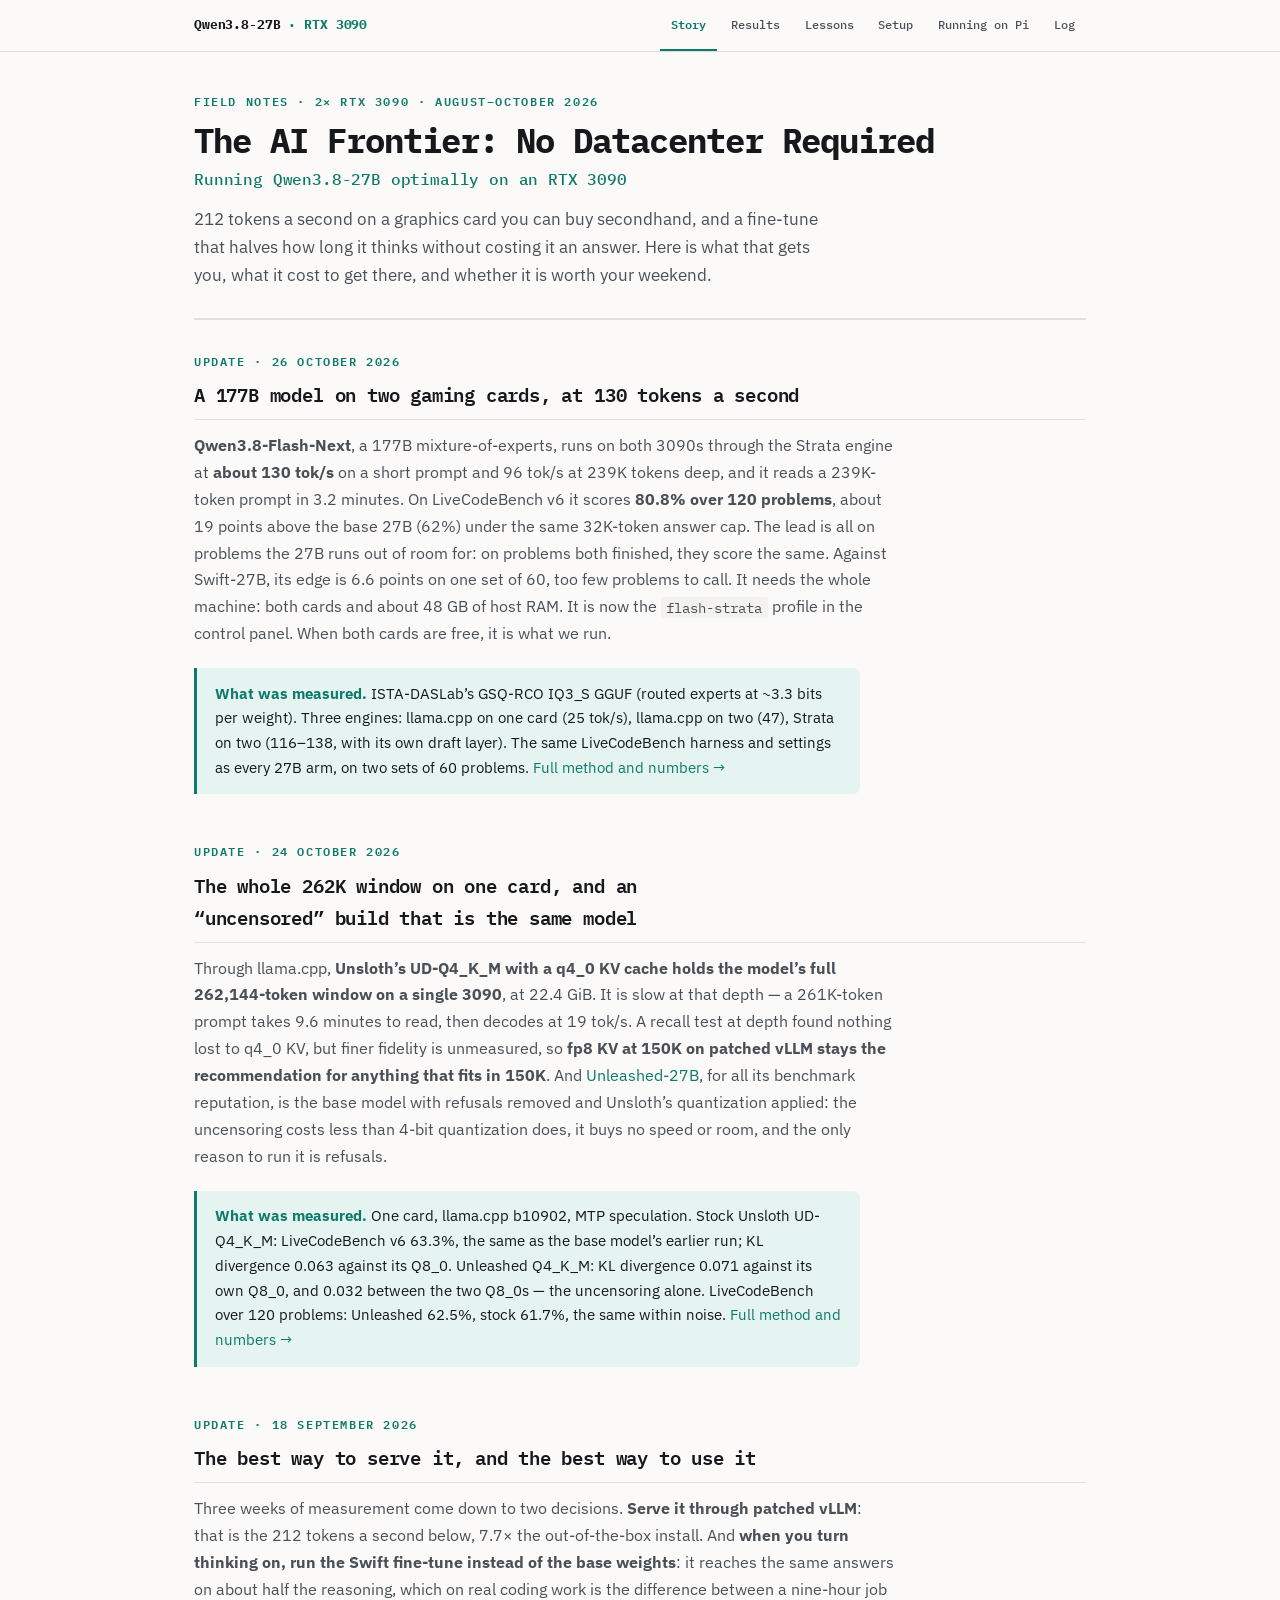
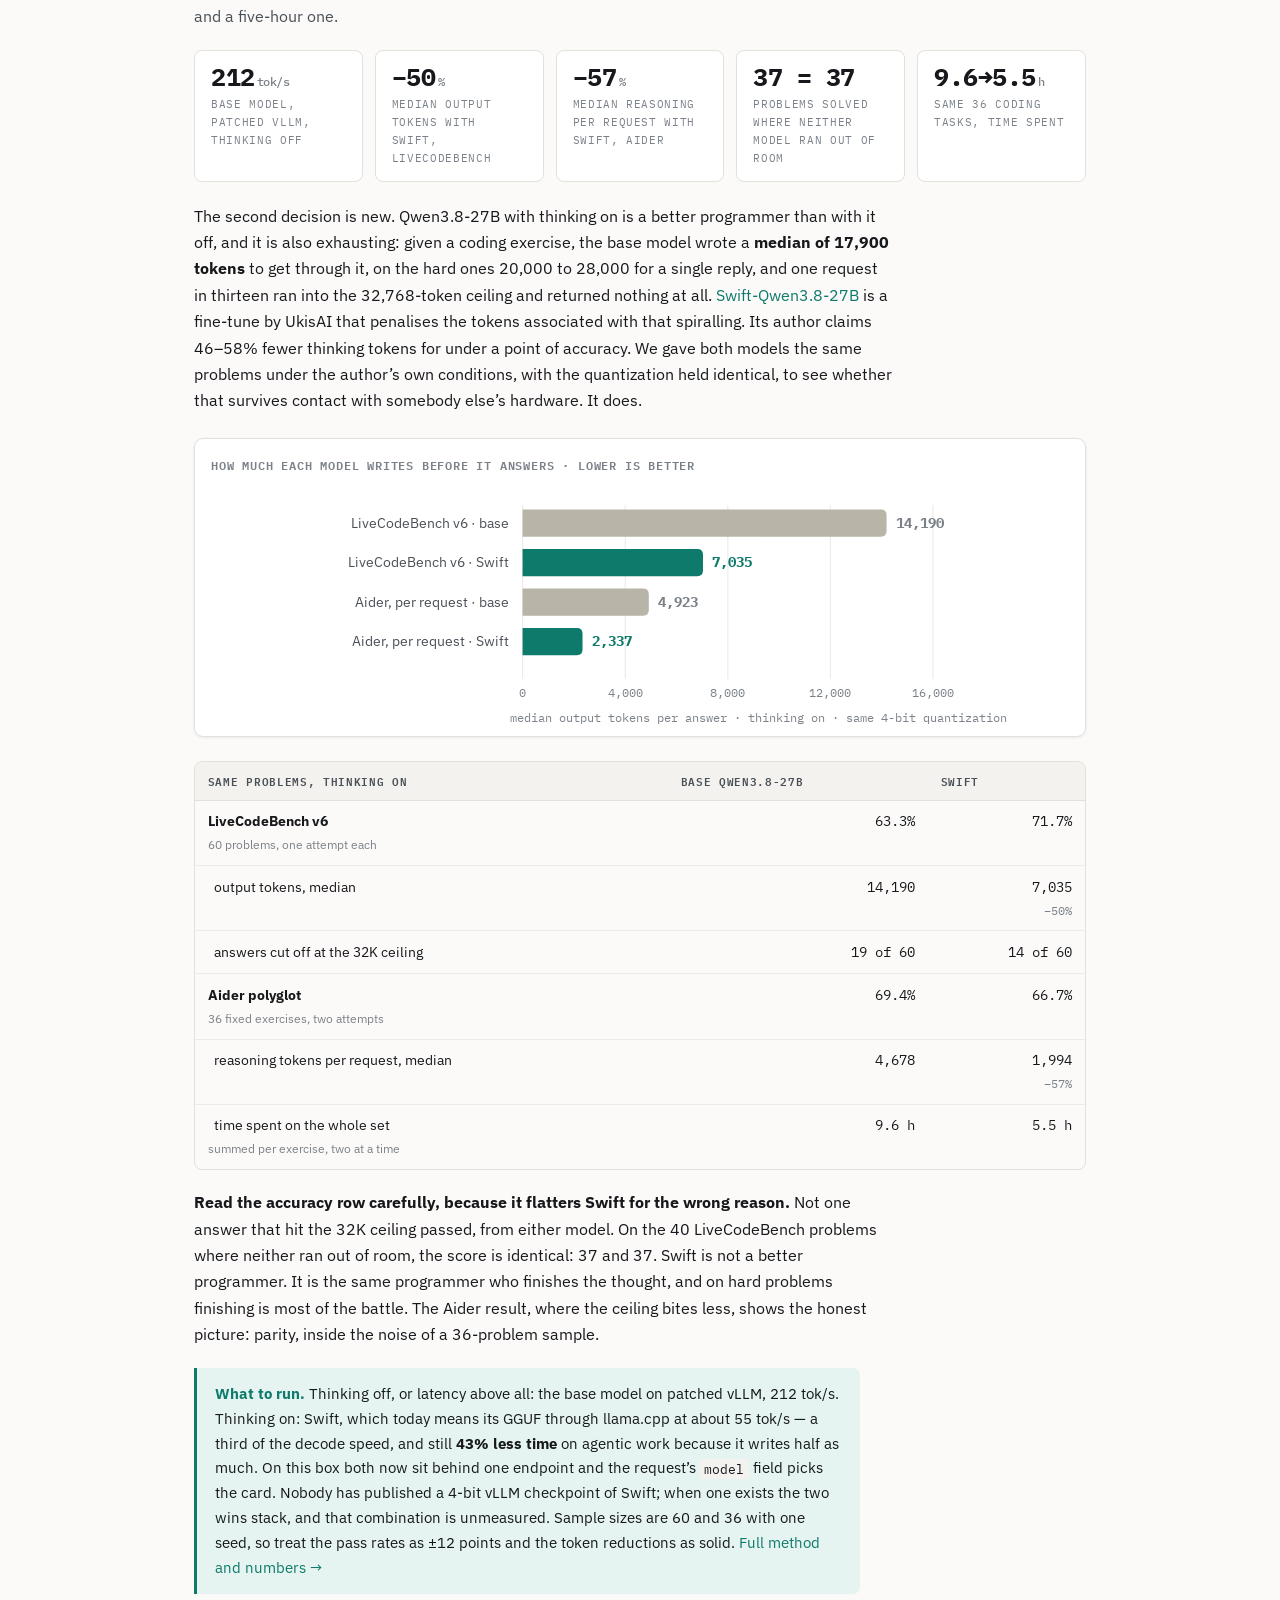
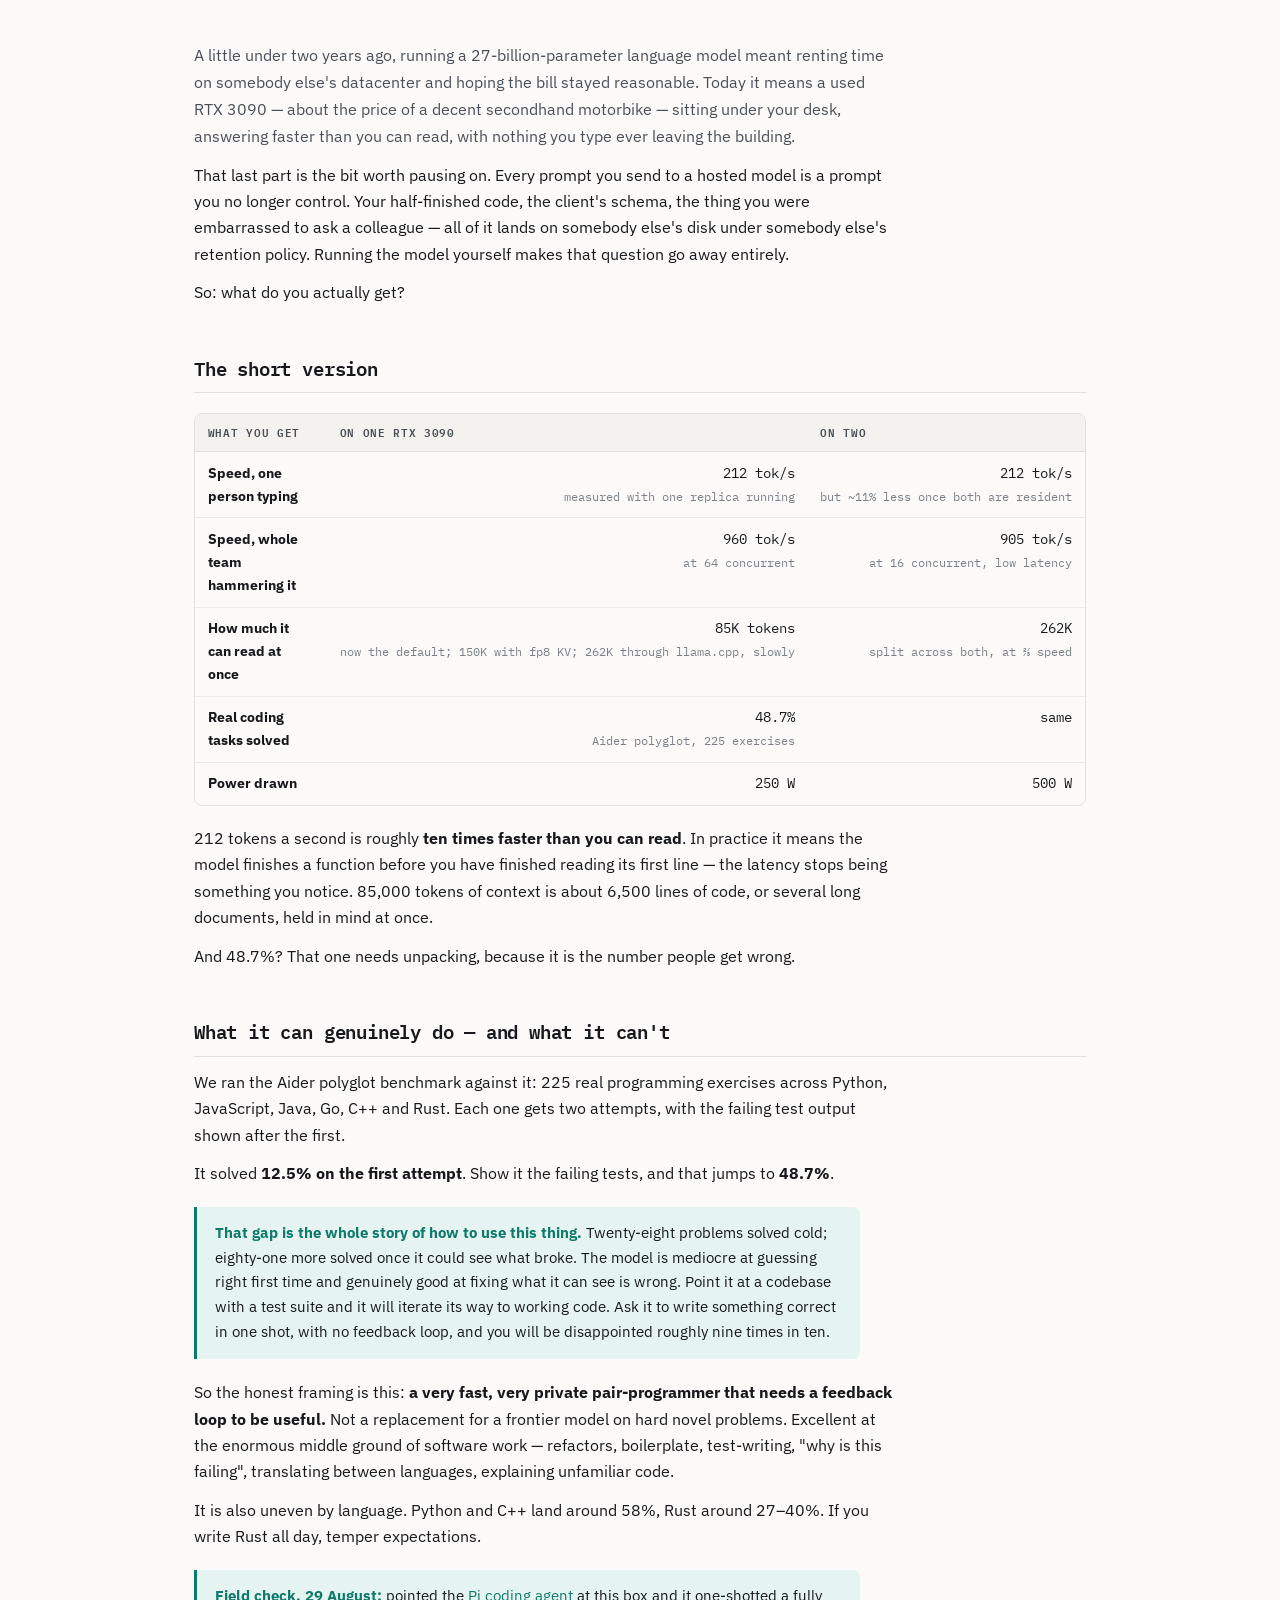
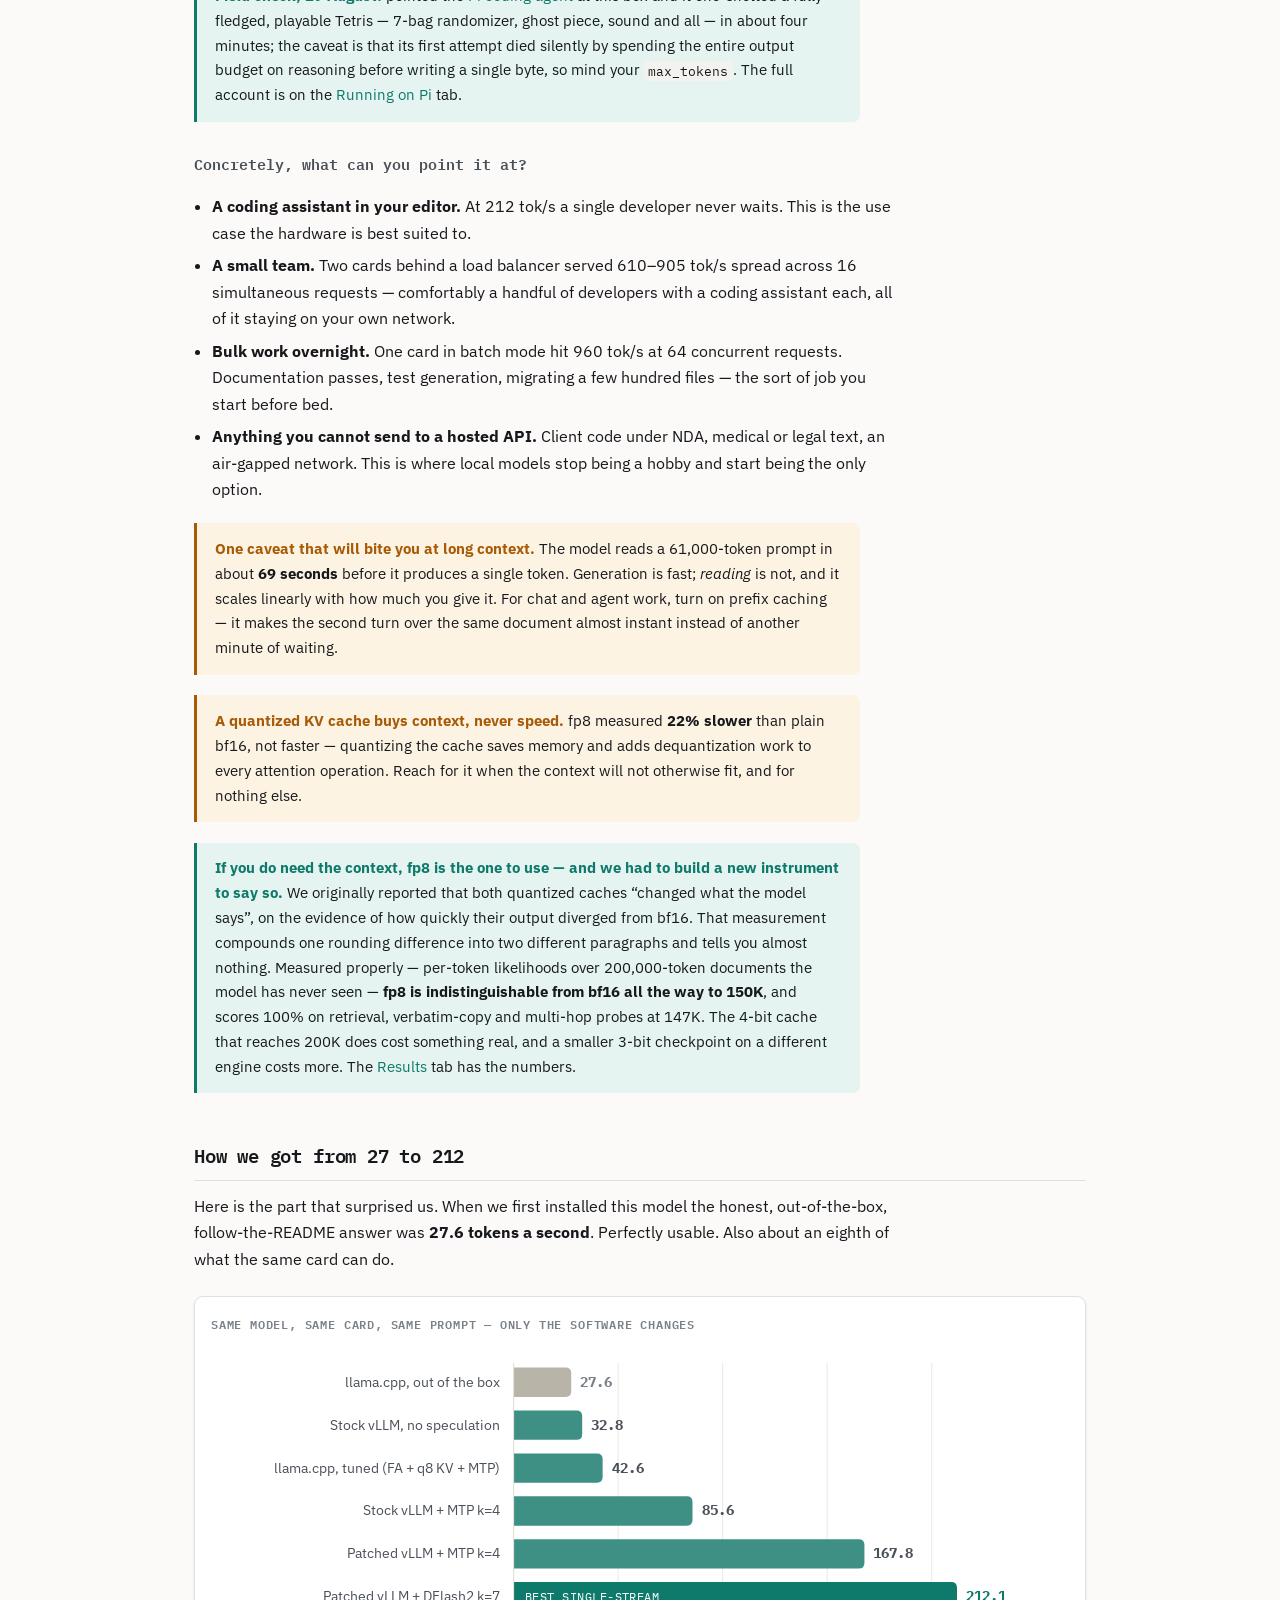
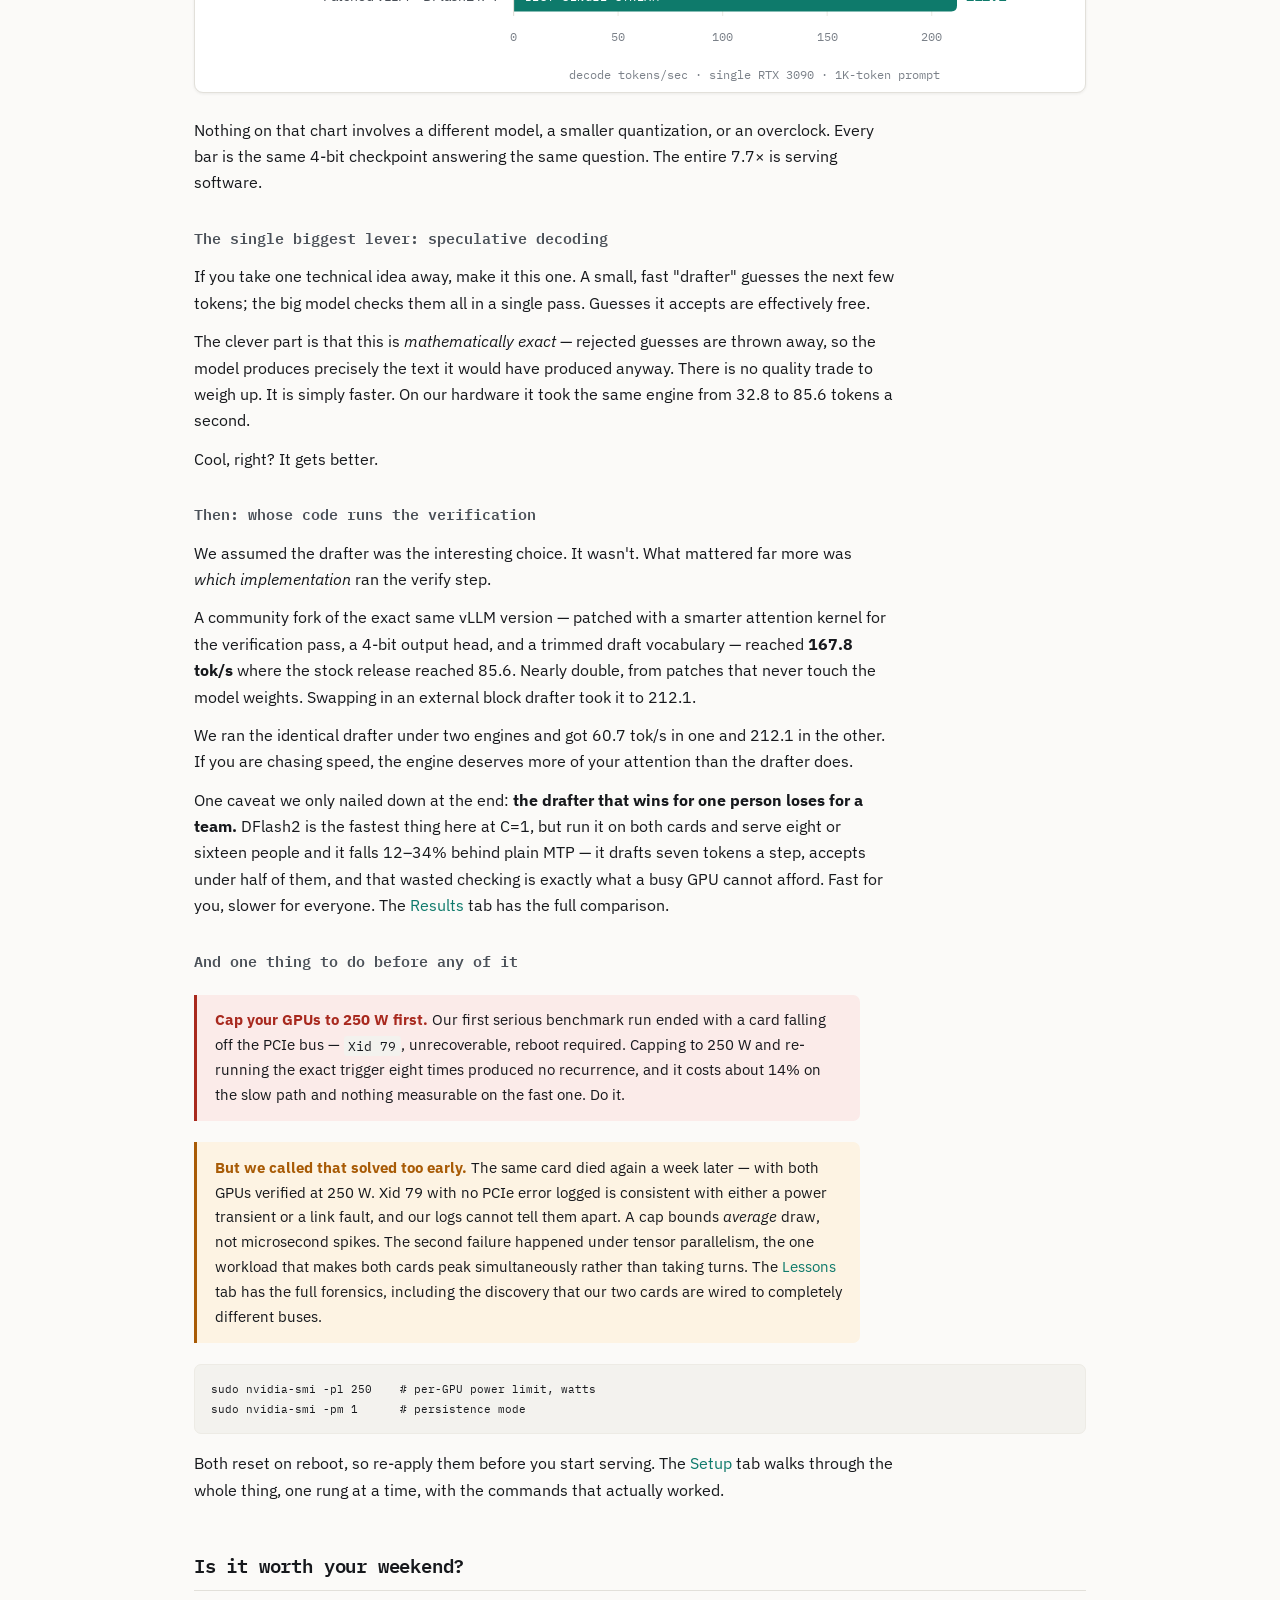
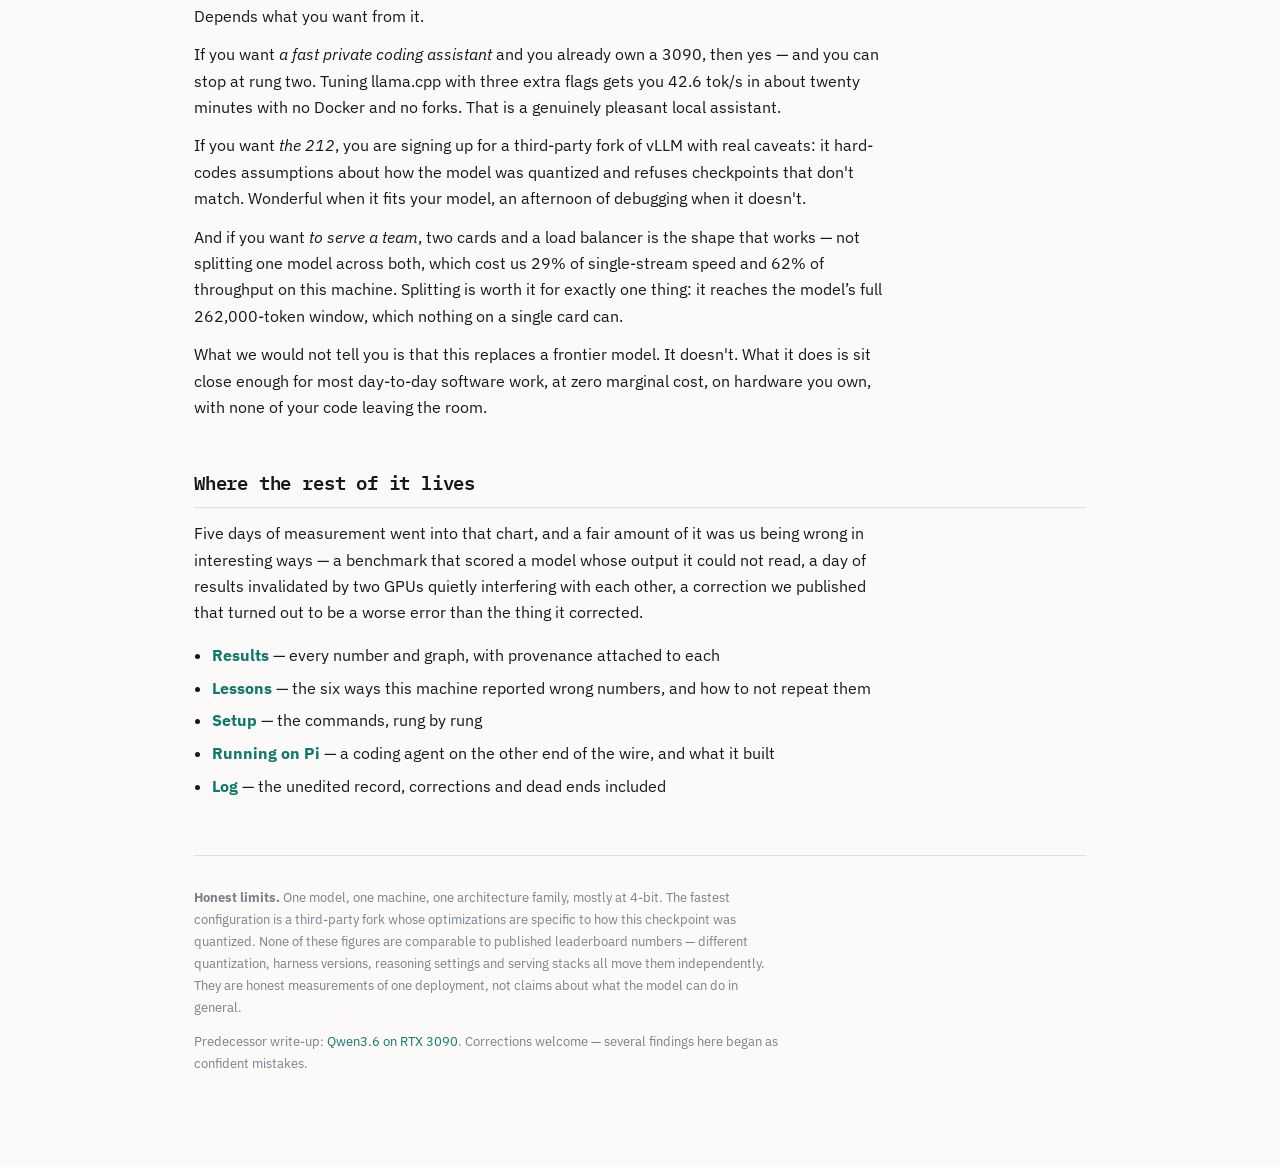
<file: index.html>
<!DOCTYPE html>
<html lang="en">
<head>
<meta charset="UTF-8">
<meta name="viewport" content="width=device-width, initial-scale=1.0">
<title>The AI Frontier: No Datacenter Required · Qwen3.8-27B on RTX 3090</title>
<link rel="preconnect" href="https://fonts.googleapis.com">
<link rel="preconnect" href="https://fonts.gstatic.com" crossorigin>
<link rel="stylesheet" href="https://fonts.googleapis.com/css2?family=IBM+Plex+Mono:wght@400;500;600;700&family=IBM+Plex+Sans:wght@400;500;600;700&display=swap">
<link rel="stylesheet" href="assets/site.css">
</head>
<body>
<nav class="topbar"><div class="topbar-in">
  <a class="brand" href="index.html">Qwen3.8-27B <span>· RTX 3090</span></a>
  <div class="tabs">
    <a href="index.html" aria-current="page">Story</a>
    <a href="local-frontier.html">Results</a>
    <a href="lessons.html">Lessons</a>
    <a href="setup.html">Setup</a>
    <a href="pi.html">Running on Pi</a>
    <a href="log.html">Log</a>
  </div>
</div></nav>
<main class="wrap">

<header class="hero">
  <p class="kicker">Field notes · 2× RTX 3090 · August&ndash;October 2026</p>
  <h1>The AI Frontier: No Datacenter Required</h1>
  <p class="subtitle">Running Qwen3.8-27B optimally on an RTX 3090</p>
  <p class="standfirst">212 tokens a second on a graphics card you can buy secondhand, and a fine-tune that halves how long it thinks without costing it an answer. Here is what that gets you, what it cost to get there, and whether it is worth your weekend.</p>
</header>


<section id="flash" class="section">
<p class="kicker">Update &#183; 26 October 2026</p>
<h2 style="margin-top:.2rem">A 177B model on two gaming cards, at 130 tokens a second</h2>

<p class="lede"><strong>Qwen3.8-Flash-Next</strong>, a 177B mixture-of-experts, runs on both 3090s through the
Strata engine at <strong>about 130&nbsp;tok/s</strong> on a short prompt and 96&nbsp;tok/s at 239K tokens deep, and it
reads a 239K-token prompt in 3.2 minutes. On LiveCodeBench v6 it scores <strong>80.8% over 120 problems</strong>,
about 19 points above the base 27B (62%) under the same 32K-token answer cap. The lead is all on problems the
27B runs out of room for: on problems both finished, they score the same. Against Swift-27B, its edge is 6.6 points
on one set of 60, too few problems to call. It needs the whole machine: both cards and about 48&nbsp;GB of host RAM. It is now the
<code>flash-strata</code> profile in the control panel. When both cards are free, it is what we run.</p>

<div class="box">
  <strong>What was measured.</strong> ISTA-DASLab&rsquo;s GSQ-RCO IQ3_S GGUF (routed experts at ~3.3 bits per weight).
  Three engines: llama.cpp on one card (25&nbsp;tok/s), llama.cpp on two (47), Strata on two (116&ndash;138, with its
  own draft layer). The same LiveCodeBench harness and settings as every 27B arm, on two sets of 60 problems.
  <a href="local-frontier.html#flash">Full method and numbers&nbsp;&rarr;</a>
</div>
</section>

<section id="long" class="section">
<p class="kicker">Update &#183; 24 October 2026</p>
<h2 style="margin-top:.2rem">The whole 262K window on one card, and an &ldquo;uncensored&rdquo; build that is the same model</h2>

<p class="lede">Through llama.cpp, <strong>Unsloth&rsquo;s UD-Q4_K_M with a q4_0 KV cache holds the model&rsquo;s full
262,144-token window on a single 3090</strong>, at 22.4&nbsp;GiB. It is slow at that depth &mdash; a 261K-token prompt
takes 9.6 minutes to read, then decodes at 19&nbsp;tok/s. A recall test at depth found nothing lost to q4_0 KV, but
finer fidelity is unmeasured, so
<strong>fp8 KV at 150K on patched vLLM stays the recommendation for anything that fits in 150K</strong>. And
<a href="https://huggingface.co/outsourc-e/Qwen3.8-27B-Unleashed-GGUF">Unleashed-27B</a>, for all its benchmark
reputation, is the base model with refusals
removed and Unsloth&rsquo;s quantization applied: the uncensoring costs less than 4-bit quantization does, it buys no
speed or room, and the only reason to run it is refusals.</p>

<div class="box">
  <strong>What was measured.</strong> One card, llama.cpp b10902, MTP speculation. Stock Unsloth UD-Q4_K_M:
  LiveCodeBench v6 63.3%, the same as the base model&rsquo;s earlier run; KL divergence 0.063 against its Q8_0.
  Unleashed Q4_K_M: KL divergence 0.071 against its own Q8_0, and 0.032 between the two Q8_0s &mdash; the uncensoring
  alone. LiveCodeBench over 120 problems: Unleashed 62.5%, stock 61.7%, the same within noise. <a href="local-frontier.html#unleashed">Full method and numbers&nbsp;&rarr;</a>
</div>
</section>

<section id="best" class="section">
<p class="kicker">Update &#183; 18 September 2026</p>
<h2 style="margin-top:.2rem">The best way to serve it, and the best way to use it</h2>

<p class="lede">Three weeks of measurement come down to two decisions. <strong>Serve it through patched vLLM</strong>: that is the 212&nbsp;tokens a second below, 7.7&times; the out-of-the-box install. And <strong>when you turn thinking on, run the Swift fine-tune instead of the base weights</strong>: it reaches the same answers on about half the reasoning, which on real coding work is the difference between a nine-hour job and a five-hour one.</p>

<div class="stats">
  <div class="stat"><div class="v">212<small>tok/s</small></div><div class="l">base model, patched vLLM, thinking off</div></div>
  <div class="stat"><div class="v">&minus;50<small>%</small></div><div class="l">median output tokens with Swift, LiveCodeBench</div></div>
  <div class="stat"><div class="v">&minus;57<small>%</small></div><div class="l">median reasoning per request with Swift, Aider</div></div>
  <div class="stat"><div class="v">37&nbsp;=&nbsp;37</div><div class="l">problems solved where neither model ran out of room</div></div>
  <div class="stat"><div class="v">9.6&rarr;5.5<small>h</small></div><div class="l">same 36 coding tasks, time spent</div></div>
</div>

<p>The second decision is new. Qwen3.8-27B with thinking on is a better programmer than with it off, and it is also exhausting: given a coding exercise, the base model wrote a <strong>median of 17,900 tokens</strong> to get through it, on the hard ones 20,000 to 28,000 for a single reply, and one request in thirteen ran into the 32,768-token ceiling and returned nothing at all. <a href="https://huggingface.co/ukisai/Swift-Qwen3.8-27B">Swift-Qwen3.8-27B</a> is a fine-tune by UkisAI that penalises the tokens associated with that spiralling. Its author claims 46&ndash;58% fewer thinking tokens for under a point of accuracy. We gave both models the same problems under the author&rsquo;s own conditions, with the quantization held identical, to see whether that survives contact with somebody else&rsquo;s hardware. It does.</p>

<figure class="fig">
  <figcaption>How much each model writes before it answers &#183; lower is better</figcaption>
  <svg class="chart" viewBox="0 0 760 214" role="img" aria-labelledby="sw-t">
<title id="sw-t">Median output tokens per answer, base Qwen3.8-27B against Swift, thinking on</title>
<line class="grid" x1="276.0" x2="276.0" y1="16" y2="170"/>
<text class="tick" x="276.0" y="186" text-anchor="middle">0</text>
<line class="grid" x1="366.9" x2="366.9" y1="16" y2="170"/>
<text class="tick" x="366.9" y="186" text-anchor="middle">4,000</text>
<line class="grid" x1="457.8" x2="457.8" y1="16" y2="170"/>
<text class="tick" x="457.8" y="186" text-anchor="middle">8,000</text>
<line class="grid" x1="548.6" x2="548.6" y1="16" y2="170"/>
<text class="tick" x="548.6" y="186" text-anchor="middle">12,000</text>
<line class="grid" x1="639.5" x2="639.5" y1="16" y2="170"/>
<text class="tick" x="639.5" y="186" text-anchor="middle">16,000</text>
<text class="axlbl" x="485" y="208" text-anchor="middle">median output tokens per answer &#183; thinking on &#183; same 4-bit quantization</text>
<path class="bar b-floor" d="M276,20 L593.4,20 Q598.4,20 598.4,25 L598.4,39 Q598.4,44 593.4,44 L276,44 Z"/>
<text class="rowlbl" x="264" y="36.0" text-anchor="end">LiveCodeBench v6 · base</text>
<text class="rowval b-floor" x="606.4" y="36.0">14,190</text>
<path class="bar b-top" d="M276,55 L430.8,55 Q435.8,55 435.8,60 L435.8,74 Q435.8,79 430.8,79 L276,79 Z"/>
<text class="rowlbl" x="264" y="71.0" text-anchor="end">LiveCodeBench v6 · Swift</text>
<text class="rowval b-top" x="443.8" y="71.0">7,035</text>
<path class="bar b-floor" d="M276,90 L382.8,90 Q387.8,90 387.8,95 L387.8,109 Q387.8,114 382.8,114 L276,114 Z"/>
<text class="rowlbl" x="264" y="106.0" text-anchor="end">Aider, per request · base</text>
<text class="rowval b-floor" x="395.8" y="106.0">4,923</text>
<path class="bar b-top" d="M276,125 L324.1,125 Q329.1,125 329.1,130 L329.1,144 Q329.1,149 324.1,149 L276,149 Z"/>
<text class="rowlbl" x="264" y="141.0" text-anchor="end">Aider, per request · Swift</text>
<text class="rowval b-top" x="337.1" y="141.0">2,337</text>
</svg>
</figure>

<div class="tw">
  <table>
    <thead><tr><th>Same problems, thinking on</th><th>Base Qwen3.8-27B</th><th>Swift</th></tr></thead>
    <tbody>
      <tr><td><strong>LiveCodeBench v6</strong><span class="sub">60 problems, one attempt each</span></td><td class="n">63.3%</td><td class="n">71.7%</td></tr>
      <tr><td>&nbsp;&nbsp;output tokens, median</td><td class="n">14,190</td><td class="n">7,035<span class="sub">&minus;50%</span></td></tr>
      <tr><td>&nbsp;&nbsp;answers cut off at the 32K ceiling</td><td class="n">19 of 60</td><td class="n">14 of 60</td></tr>
      <tr><td><strong>Aider polyglot</strong><span class="sub">36 fixed exercises, two attempts</span></td><td class="n">69.4%</td><td class="n">66.7%</td></tr>
      <tr><td>&nbsp;&nbsp;reasoning tokens per request, median</td><td class="n">4,678</td><td class="n">1,994<span class="sub">&minus;57%</span></td></tr>
      <tr><td>&nbsp;&nbsp;time spent on the whole set<span class="sub">summed per exercise, two at a time</span></td><td class="n">9.6 h</td><td class="n">5.5 h</td></tr>
    </tbody>
  </table>
</div>

<p><strong>Read the accuracy row carefully, because it flatters Swift for the wrong reason.</strong> Not one answer that hit the 32K ceiling passed, from either model. On the 40 LiveCodeBench problems where neither ran out of room, the score is identical: 37 and 37. Swift is not a better programmer. It is the same programmer who finishes the thought, and on hard problems finishing is most of the battle. The Aider result, where the ceiling bites less, shows the honest picture: parity, inside the noise of a 36-problem sample.</p>

<div class="box">
  <strong>What to run.</strong> Thinking off, or latency above all: the base model on patched vLLM, 212&nbsp;tok/s.
  Thinking on: Swift, which today means its GGUF through llama.cpp at about 55&nbsp;tok/s &mdash; a third of the
  decode speed, and still <strong>43% less time</strong> on agentic work because it writes half as much. On this
  box both now sit behind one endpoint and the request&rsquo;s <code>model</code> field picks the card.
  Nobody has published a 4-bit vLLM checkpoint of Swift; when one exists the two wins stack, and that combination is
  unmeasured. Sample sizes are 60 and 36 with one seed, so treat the pass rates as &plusmn;12 points and the token
  reductions as solid. <a href="local-frontier.html#swift">Full method and numbers&nbsp;&rarr;</a>
</div>
</section>

<p class="lede">A little under two years ago, running a 27-billion-parameter language model meant renting time on somebody else's datacenter and hoping the bill stayed reasonable. Today it means a used RTX 3090 — about the price of a decent secondhand motorbike — sitting under your desk, answering faster than you can read, with nothing you type ever leaving the building.</p>

<p>That last part is the bit worth pausing on. Every prompt you send to a hosted model is a prompt you no longer control. Your half-finished code, the client's schema, the thing you were embarrassed to ask a colleague — all of it lands on somebody else's disk under somebody else's retention policy. Running the model yourself makes that question go away entirely.</p>

<p>So: what do you actually get?</p>

<h2>The short version</h2>

<div class="tw">
  <table>
    <thead><tr><th>What you get</th><th>On one RTX 3090</th><th>On two</th></tr></thead>
    <tbody>
      <tr><td><strong>Speed, one person typing</strong></td><td class="n">212 tok/s<span class="sub">measured with one replica running</span></td><td class="n">212 tok/s<span class="sub">but ~11% less once both are resident</span></td></tr>
      <tr><td><strong>Speed, whole team hammering it</strong></td><td class="n">960 tok/s<span class="sub">at 64 concurrent</span></td><td class="n">905 tok/s<span class="sub">at 16 concurrent, low latency</span></td></tr>
      <tr><td><strong>How much it can read at once</strong></td><td class="n">85K tokens<span class="sub">now the default; 150K with fp8 KV; 262K through llama.cpp, slowly</span></td><td class="n">262K<span class="sub">split across both, at ⅔ speed</span></td></tr>
      <tr><td><strong>Real coding tasks solved</strong></td><td class="n">48.7%<span class="sub">Aider polyglot, 225 exercises</span></td><td class="n">same</td></tr>
      <tr><td><strong>Power drawn</strong></td><td class="n">250 W</td><td class="n">500 W</td></tr>
    </tbody>
  </table>
</div>

<p>212 tokens a second is roughly <strong>ten times faster than you can read</strong>. In practice it means the model finishes a function before you have finished reading its first line — the latency stops being something you notice. 85,000 tokens of context is about 6,500 lines of code, or several long documents, held in mind at once.</p>

<p>And 48.7%? That one needs unpacking, because it is the number people get wrong.</p>

<h2>What it can genuinely do — and what it can't</h2>

<p>We ran the Aider polyglot benchmark against it: 225 real programming exercises across Python, JavaScript, Java, Go, C++ and Rust. Each one gets two attempts, with the failing test output shown after the first.</p>

<p>It solved <strong>12.5% on the first attempt</strong>. Show it the failing tests, and that jumps to <strong>48.7%</strong>.</p>

<div class="box">
  <strong>That gap is the whole story of how to use this thing.</strong> Twenty-eight problems solved cold; eighty-one more solved once it could see what broke. The model is mediocre at guessing right first time and genuinely good at fixing what it can see is wrong. Point it at a codebase with a test suite and it will iterate its way to working code. Ask it to write something correct in one shot, with no feedback loop, and you will be disappointed roughly nine times in ten.
</div>

<p>So the honest framing is this: <strong>a very fast, very private pair-programmer that needs a feedback loop to be useful.</strong> Not a replacement for a frontier model on hard novel problems. Excellent at the enormous middle ground of software work — refactors, boilerplate, test-writing, "why is this failing", translating between languages, explaining unfamiliar code.</p>

<p>It is also uneven by language. Python and C++ land around 58%, Rust around 27&ndash;40%. If you write Rust all day, temper expectations.</p>

<div class="box">
  <strong>Field check, 29 August:</strong> pointed the <a href="pi.html">Pi coding agent</a> at this box and it one-shotted a fully fledged, playable Tetris — 7-bag randomizer, ghost piece, sound and all — in about four minutes; the caveat is that its first attempt died silently by spending the entire output budget on reasoning before writing a single byte, so mind your <code>max_tokens</code>. The full account is on the <a href="pi.html">Running on Pi</a> tab.
</div>

<h3>Concretely, what can you point it at?</h3>

<ul>
  <li><strong>A coding assistant in your editor.</strong> At 212 tok/s a single developer never waits. This is the use case the hardware is best suited to.</li>
  <li><strong>A small team.</strong> Two cards behind a load balancer served 610&ndash;905 tok/s spread across 16 simultaneous requests — comfortably a handful of developers with a coding assistant each, all of it staying on your own network.</li>
  <li><strong>Bulk work overnight.</strong> One card in batch mode hit 960 tok/s at 64 concurrent requests. Documentation passes, test generation, migrating a few hundred files — the sort of job you start before bed.</li>
  <li><strong>Anything you cannot send to a hosted API.</strong> Client code under NDA, medical or legal text, an air-gapped network. This is where local models stop being a hobby and start being the only option.</li>
</ul>

<div class="box warn">
  <strong>One caveat that will bite you at long context.</strong> The model reads a 61,000-token prompt in about <strong>69 seconds</strong> before it produces a single token. Generation is fast; <em>reading</em> is not, and it scales linearly with how much you give it. For chat and agent work, turn on prefix caching — it makes the second turn over the same document almost instant instead of another minute of waiting.
</div>

<div class="box warn">
  <strong>A quantized KV cache buys context, never speed.</strong> fp8 measured <strong>22% slower</strong> than plain bf16, not faster &mdash; quantizing the cache saves memory and adds dequantization work to every attention operation. Reach for it when the context will not otherwise fit, and for nothing else.
</div>

<div class="box">
  <strong>If you do need the context, fp8 is the one to use &mdash; and we had to build a new instrument to say so.</strong> We originally reported that both quantized caches &ldquo;changed what the model says&rdquo;, on the evidence of how quickly their output diverged from bf16. That measurement compounds one rounding difference into two different paragraphs and tells you almost nothing. Measured properly &mdash; per-token likelihoods over 200,000-token documents the model has never seen &mdash; <strong>fp8 is indistinguishable from bf16 all the way to 150K</strong>, and scores 100% on retrieval, verbatim-copy and multi-hop probes at 147K. The 4-bit cache that reaches 200K does cost something real, and a smaller 3-bit checkpoint on a different engine costs more. The <a href="local-frontier.html#longctx">Results</a> tab has the numbers.
</div>

<h2>How we got from 27 to 212</h2>

<p>Here is the part that surprised us. When we first installed this model the honest, out-of-the-box, follow-the-README answer was <strong>27.6 tokens a second</strong>. Perfectly usable. Also about an eighth of what the same card can do.</p>

<figure class="fig">
  <figcaption>Same model, same card, same prompt — only the software changes</figcaption>
  <svg class="chart" viewBox="0 0 760 300" role="img" aria-labelledby="lad-t">
<title id="lad-t">Decode speed by configuration, single RTX 3090, 1K-token prompt</title>
<line class="grid" x1="268.0" x2="268.0" y1="16" y2="240.0"/>
<text class="tick" x="268.0" y="262.0" text-anchor="middle">0</text>
<line class="grid" x1="360.6" x2="360.6" y1="16" y2="240.0"/>
<text class="tick" x="360.6" y="262.0" text-anchor="middle">50</text>
<line class="grid" x1="453.2" x2="453.2" y1="16" y2="240.0"/>
<text class="tick" x="453.2" y="262.0" text-anchor="middle">100</text>
<line class="grid" x1="545.8" x2="545.8" y1="16" y2="240.0"/>
<text class="tick" x="545.8" y="262.0" text-anchor="middle">150</text>
<line class="grid" x1="638.4" x2="638.4" y1="16" y2="240.0"/>
<text class="tick" x="638.4" y="262.0" text-anchor="middle">200</text>
<text class="axlbl" x="481" y="296" text-anchor="middle">decode tokens/sec &middot; single RTX 3090 &middot; 1K-token prompt</text>
<path class="bar b-floor" d="M268,20 L314.1,20 Q319.1,20 319.1,25 L319.1,41 Q319.1,46 314.1,46 L268,46 Z"/>
<text class="rowlbl" x="256" y="37.0" text-anchor="end">llama.cpp, out of the box</text>
<text class="rowval b-floor" x="327.1" y="37.0">27.6</text>
<path class="bar b-mid" d="M268,58 L323.8,58 Q328.8,58 328.8,63 L328.8,79 Q328.8,84 323.8,84 L268,84 Z"/>
<text class="rowlbl" x="256" y="75.0" text-anchor="end">Stock vLLM, no speculation</text>
<text class="rowval b-mid" x="336.8" y="75.0">32.8</text>
<path class="bar b-mid" d="M268,96 L341.9,96 Q346.9,96 346.9,101 L346.9,117 Q346.9,122 341.9,122 L268,122 Z"/>
<text class="rowlbl" x="256" y="113.0" text-anchor="end">llama.cpp, tuned (FA + q8 KV + MTP)</text>
<text class="rowval b-mid" x="354.9" y="113.0">42.6</text>
<path class="bar b-mid" d="M268,134 L421.5,134 Q426.5,134 426.5,139 L426.5,155 Q426.5,160 421.5,160 L268,160 Z"/>
<text class="rowlbl" x="256" y="151.0" text-anchor="end">Stock vLLM + MTP k=4</text>
<text class="rowval b-mid" x="434.5" y="151.0">85.6</text>
<path class="bar b-mid" d="M268,172 L573.8,172 Q578.8,172 578.8,177 L578.8,193 Q578.8,198 573.8,198 L268,198 Z"/>
<text class="rowlbl" x="256" y="189.0" text-anchor="end">Patched vLLM + MTP k=4</text>
<text class="rowval b-mid" x="586.8" y="189.0">167.8</text>
<path class="bar b-top" d="M268,210 L655.8,210 Q660.8,210 660.8,215 L660.8,231 Q660.8,236 655.8,236 L268,236 Z"/>
<text class="rowlbl" x="256" y="227.0" text-anchor="end">Patched vLLM + DFlash2 k=7</text>
<text class="rowval b-top" x="668.8" y="227.0">212.1</text>
<text class="rownote" x="278" y="227.0">BEST SINGLE-STREAM</text>
<line class="axis" x1="268" x2="268" y1="16" y2="240.0"/>
</svg>
</figure>

<p>Nothing on that chart involves a different model, a smaller quantization, or an overclock. Every bar is the same 4-bit checkpoint answering the same question. The entire 7.7× is serving software.</p>

<h3>The single biggest lever: speculative decoding</h3>

<p>If you take one technical idea away, make it this one. A small, fast "drafter" guesses the next few tokens; the big model checks them all in a single pass. Guesses it accepts are effectively free.</p>

<p>The clever part is that this is <em>mathematically exact</em> — rejected guesses are thrown away, so the model produces precisely the text it would have produced anyway. There is no quality trade to weigh up. It is simply faster. On our hardware it took the same engine from 32.8 to 85.6 tokens a second.</p>

<p>Cool, right? It gets better.</p>

<h3>Then: whose code runs the verification</h3>

<p>We assumed the drafter was the interesting choice. It wasn't. What mattered far more was <em>which implementation</em> ran the verify step.</p>

<p>A community fork of the exact same vLLM version — patched with a smarter attention kernel for the verification pass, a 4-bit output head, and a trimmed draft vocabulary — reached <strong>167.8 tok/s</strong> where the stock release reached 85.6. Nearly double, from patches that never touch the model weights. Swapping in an external block drafter took it to 212.1.</p>

<p>We ran the identical drafter under two engines and got 60.7 tok/s in one and 212.1 in the other. If you are chasing speed, the engine deserves more of your attention than the drafter does.</p>

<p>One caveat we only nailed down at the end: <strong>the drafter that wins for one person loses for a team.</strong> DFlash2 is the fastest thing here at C=1, but run it on both cards and serve eight or sixteen people and it falls 12&ndash;34% behind plain MTP &mdash; it drafts seven tokens a step, accepts under half of them, and that wasted checking is exactly what a busy GPU cannot afford. Fast for you, slower for everyone. The <a href="local-frontier.html">Results</a> tab has the full comparison.</p>

<h3>And one thing to do before any of it</h3>

<div class="box stop">
  <strong>Cap your GPUs to 250 W first.</strong> Our first serious benchmark run ended with a card falling off the PCIe bus — <code>Xid 79</code>, unrecoverable, reboot required. Capping to 250&nbsp;W and re-running the exact trigger eight times produced no recurrence, and it costs about 14% on the slow path and nothing measurable on the fast one. Do it.
</div>

<div class="box warn">
  <strong>But we called that solved too early.</strong> The same card died again a week later — with both GPUs verified at 250&nbsp;W. Xid&nbsp;79 with no PCIe error logged is consistent with either a power transient or a link fault, and our logs cannot tell them apart. A cap bounds <em>average</em> draw, not microsecond spikes. The second failure happened under tensor parallelism, the one workload that makes both cards peak simultaneously rather than taking turns. The <a href="lessons.html">Lessons</a> tab has the full forensics, including the discovery that our two cards are wired to completely different buses.
</div>

<pre><code>sudo nvidia-smi -pl 250    # per-GPU power limit, watts
sudo nvidia-smi -pm 1      # persistence mode</code></pre>

<p>Both reset on reboot, so re-apply them before you start serving. The <a href="setup.html">Setup</a> tab walks through the whole thing, one rung at a time, with the commands that actually worked.</p>

<h2>Is it worth your weekend?</h2>

<p>Depends what you want from it.</p>

<p>If you want <em>a fast private coding assistant</em> and you already own a 3090, then yes — and you can stop at rung two. Tuning llama.cpp with three extra flags gets you 42.6 tok/s in about twenty minutes with no Docker and no forks. That is a genuinely pleasant local assistant.</p>

<p>If you want <em>the 212</em>, you are signing up for a third-party fork of vLLM with real caveats: it hard-codes assumptions about how the model was quantized and refuses checkpoints that don't match. Wonderful when it fits your model, an afternoon of debugging when it doesn't.</p>

<p>And if you want <em>to serve a team</em>, two cards and a load balancer is the shape that works — not splitting one model across both, which cost us 29% of single-stream speed and 62% of throughput on this machine. Splitting is worth it for exactly one thing: it reaches the model&rsquo;s full 262,000-token window, which nothing on a single card can.</p>

<p>What we would not tell you is that this replaces a frontier model. It doesn't. What it does is sit close enough for most day-to-day software work, at zero marginal cost, on hardware you own, with none of your code leaving the room.</p>

<h2>Where the rest of it lives</h2>

<p>Five days of measurement went into that chart, and a fair amount of it was us being wrong in interesting ways — a benchmark that scored a model whose output it could not read, a day of results invalidated by two GPUs quietly interfering with each other, a correction we published that turned out to be a worse error than the thing it corrected.</p>

<ul>
  <li><a href="local-frontier.html"><strong>Results</strong></a> — every number and graph, with provenance attached to each</li>
  <li><a href="lessons.html"><strong>Lessons</strong></a> — the six ways this machine reported wrong numbers, and how to not repeat them</li>
  <li><a href="setup.html"><strong>Setup</strong></a> — the commands, rung by rung</li>
  <li><a href="pi.html"><strong>Running on Pi</strong></a> — a coding agent on the other end of the wire, and what it built</li>
  <li><a href="log.html"><strong>Log</strong></a> — the unedited record, corrections and dead ends included</li>
</ul>

<div class="foot">
  <p><strong>Honest limits.</strong> One model, one machine, one architecture family, mostly at 4-bit. The fastest configuration is a third-party fork whose optimizations are specific to how this checkpoint was quantized. None of these figures are comparable to published leaderboard numbers — different quantization, harness versions, reasoning settings and serving stacks all move them independently. They are honest measurements of one deployment, not claims about what the model can do in general.</p>
  <p>Predecessor write-up: <a href="https://alexander-ollman.github.io/qwen3.6-on-rtx3090/">Qwen3.6 on RTX 3090</a>. Corrections welcome — several findings here began as confident mistakes.</p>
</div>

</main>
</body>
</html>
</file>
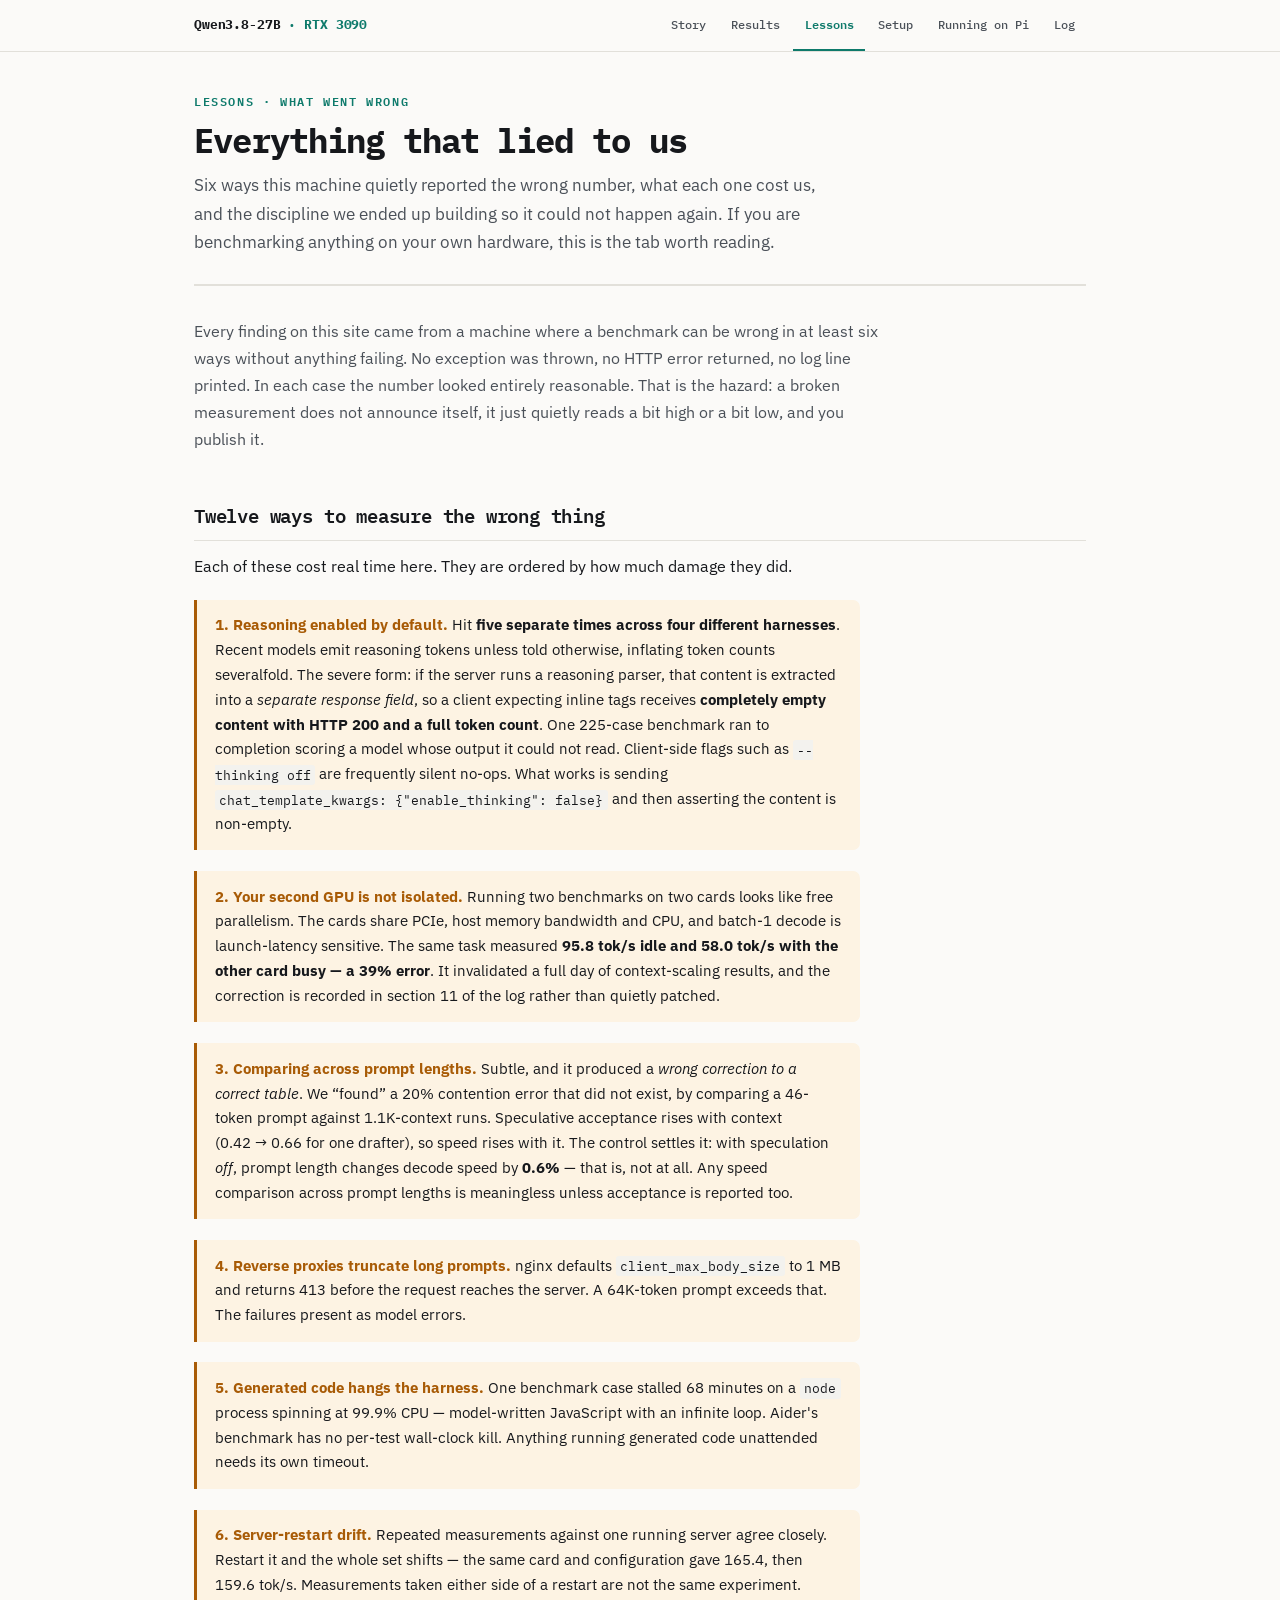
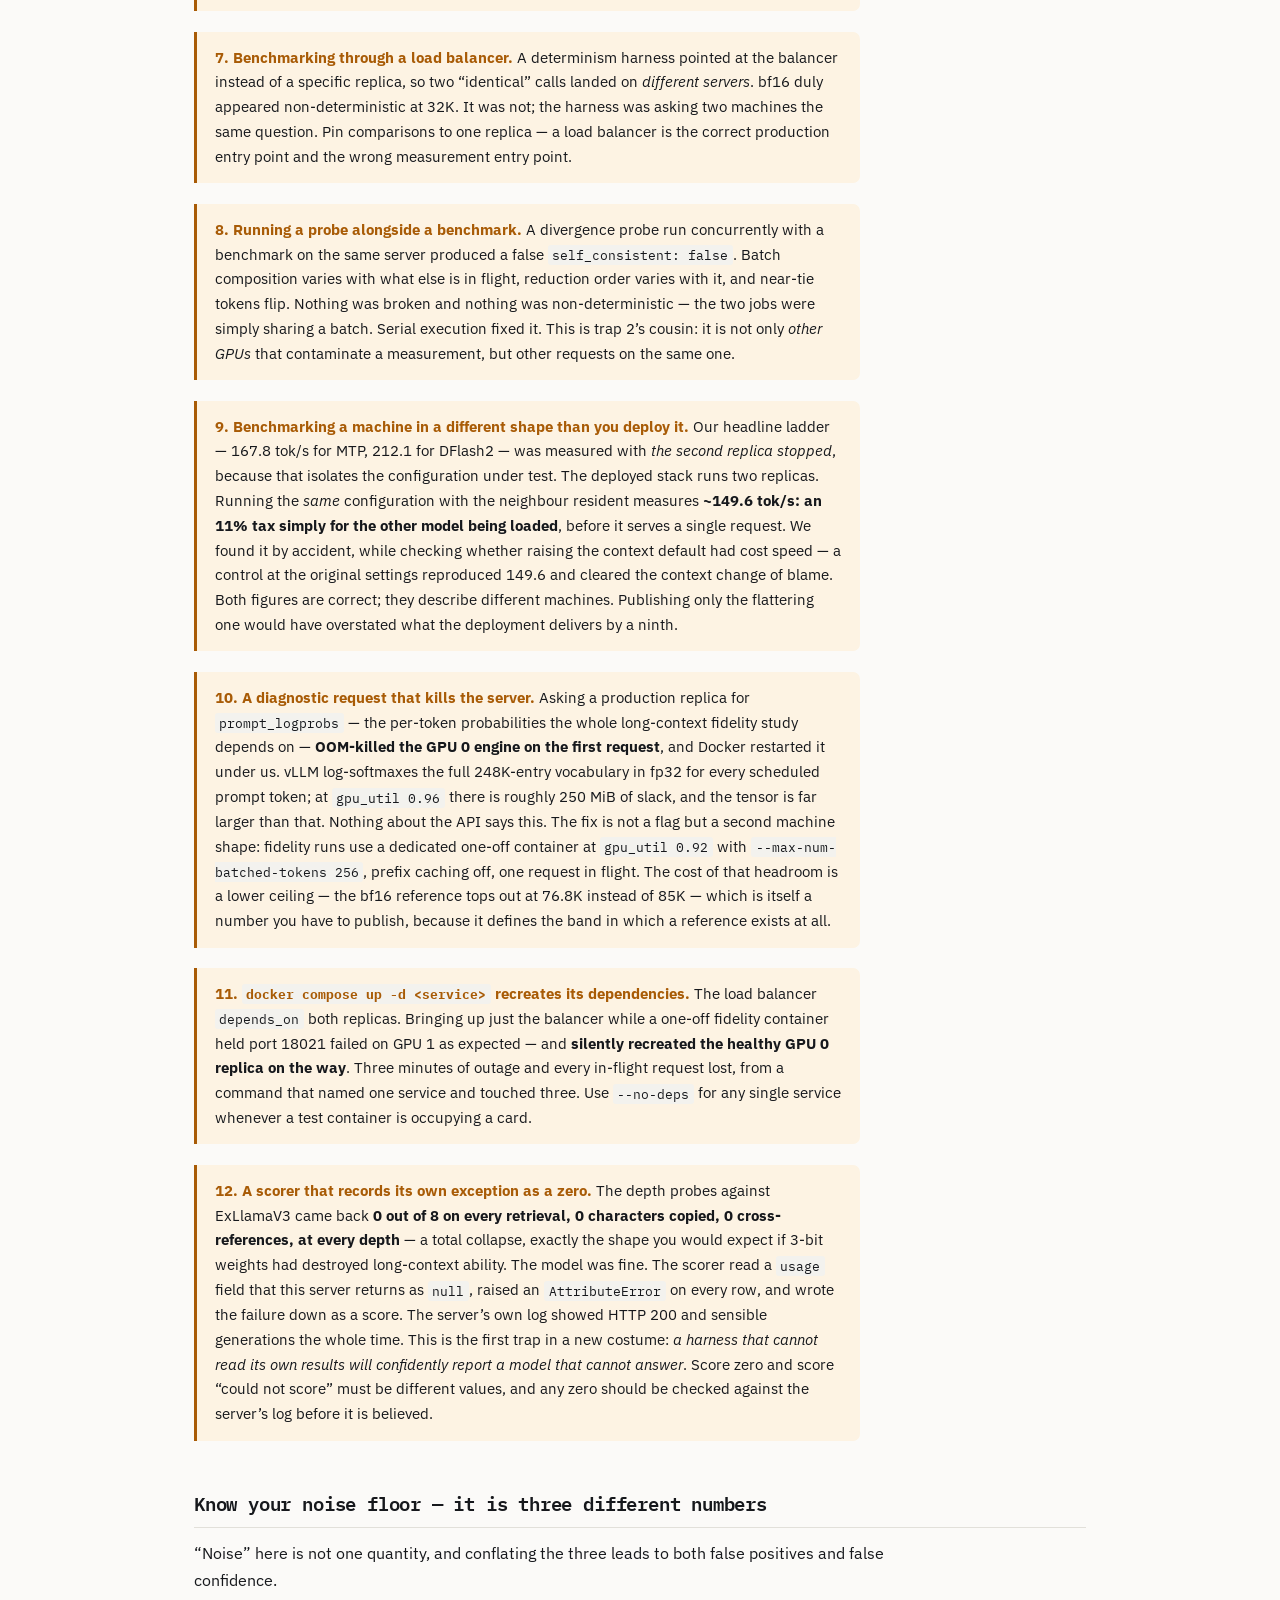
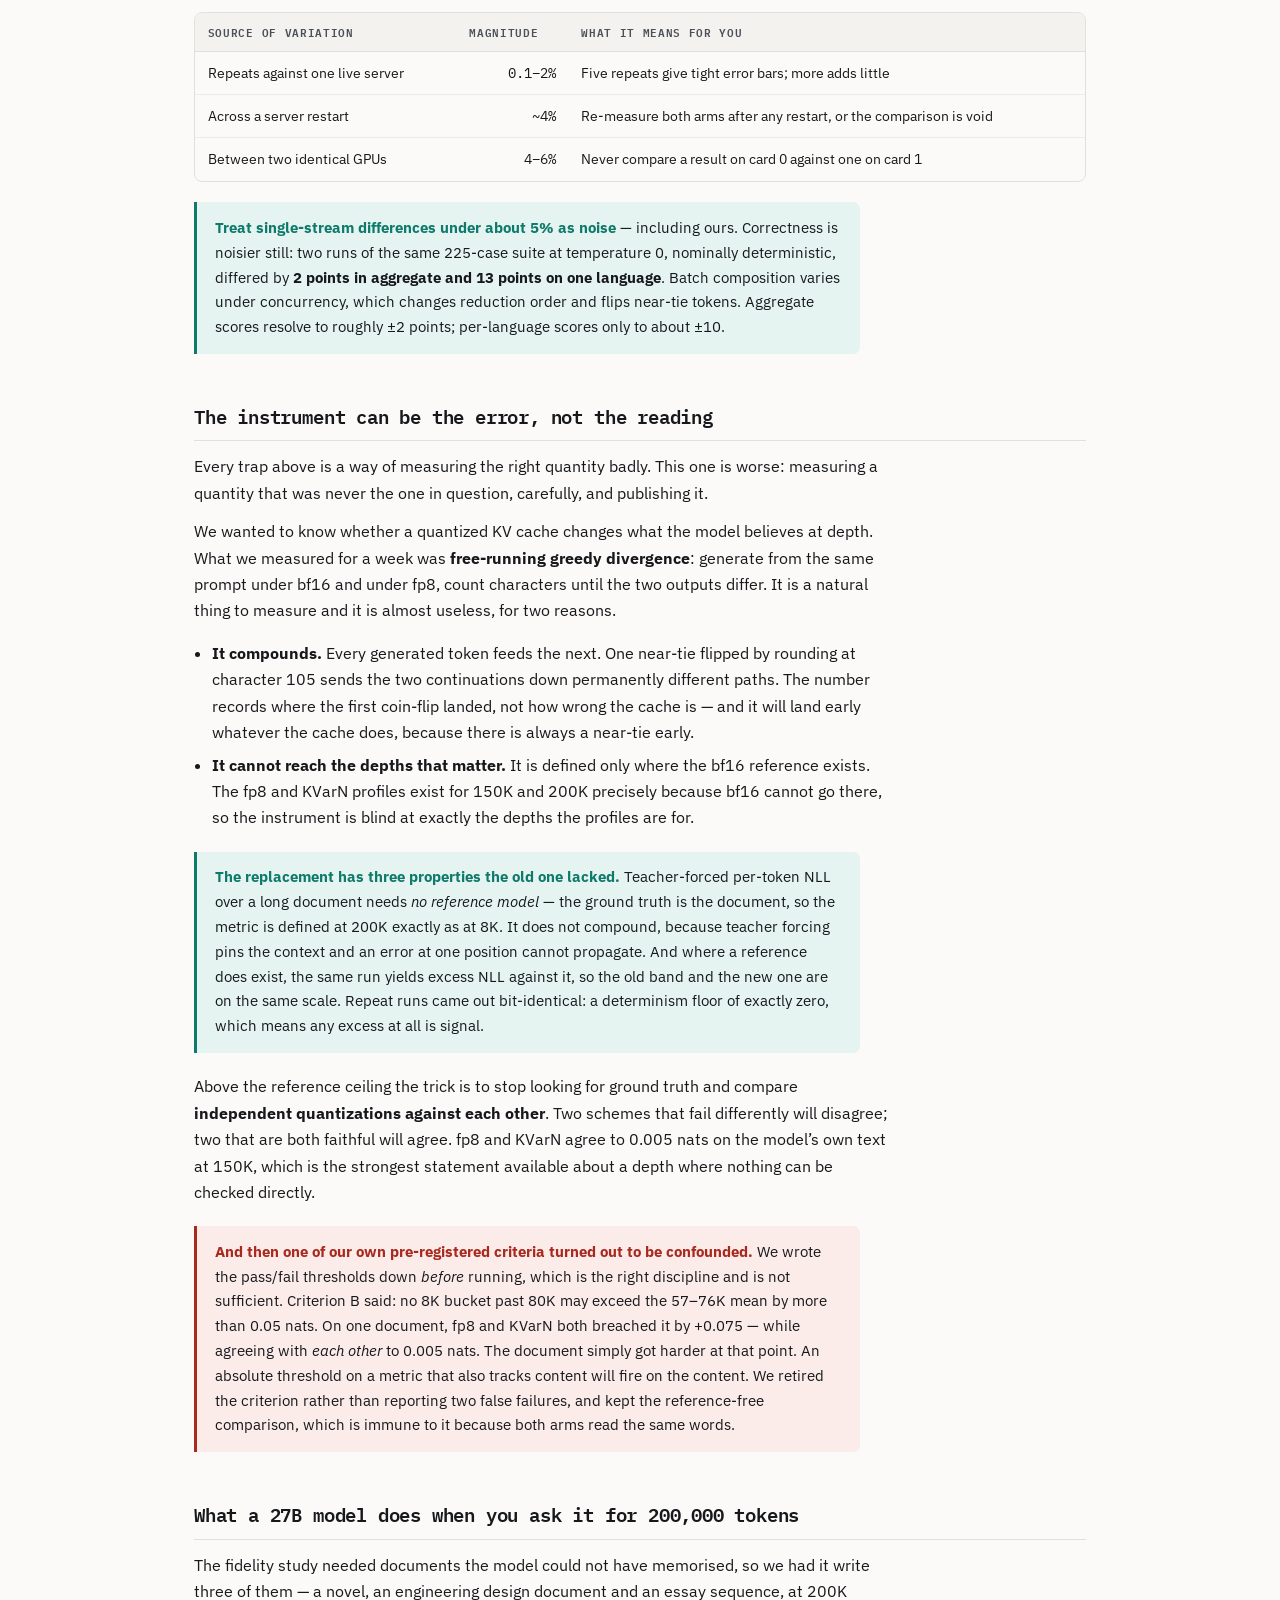
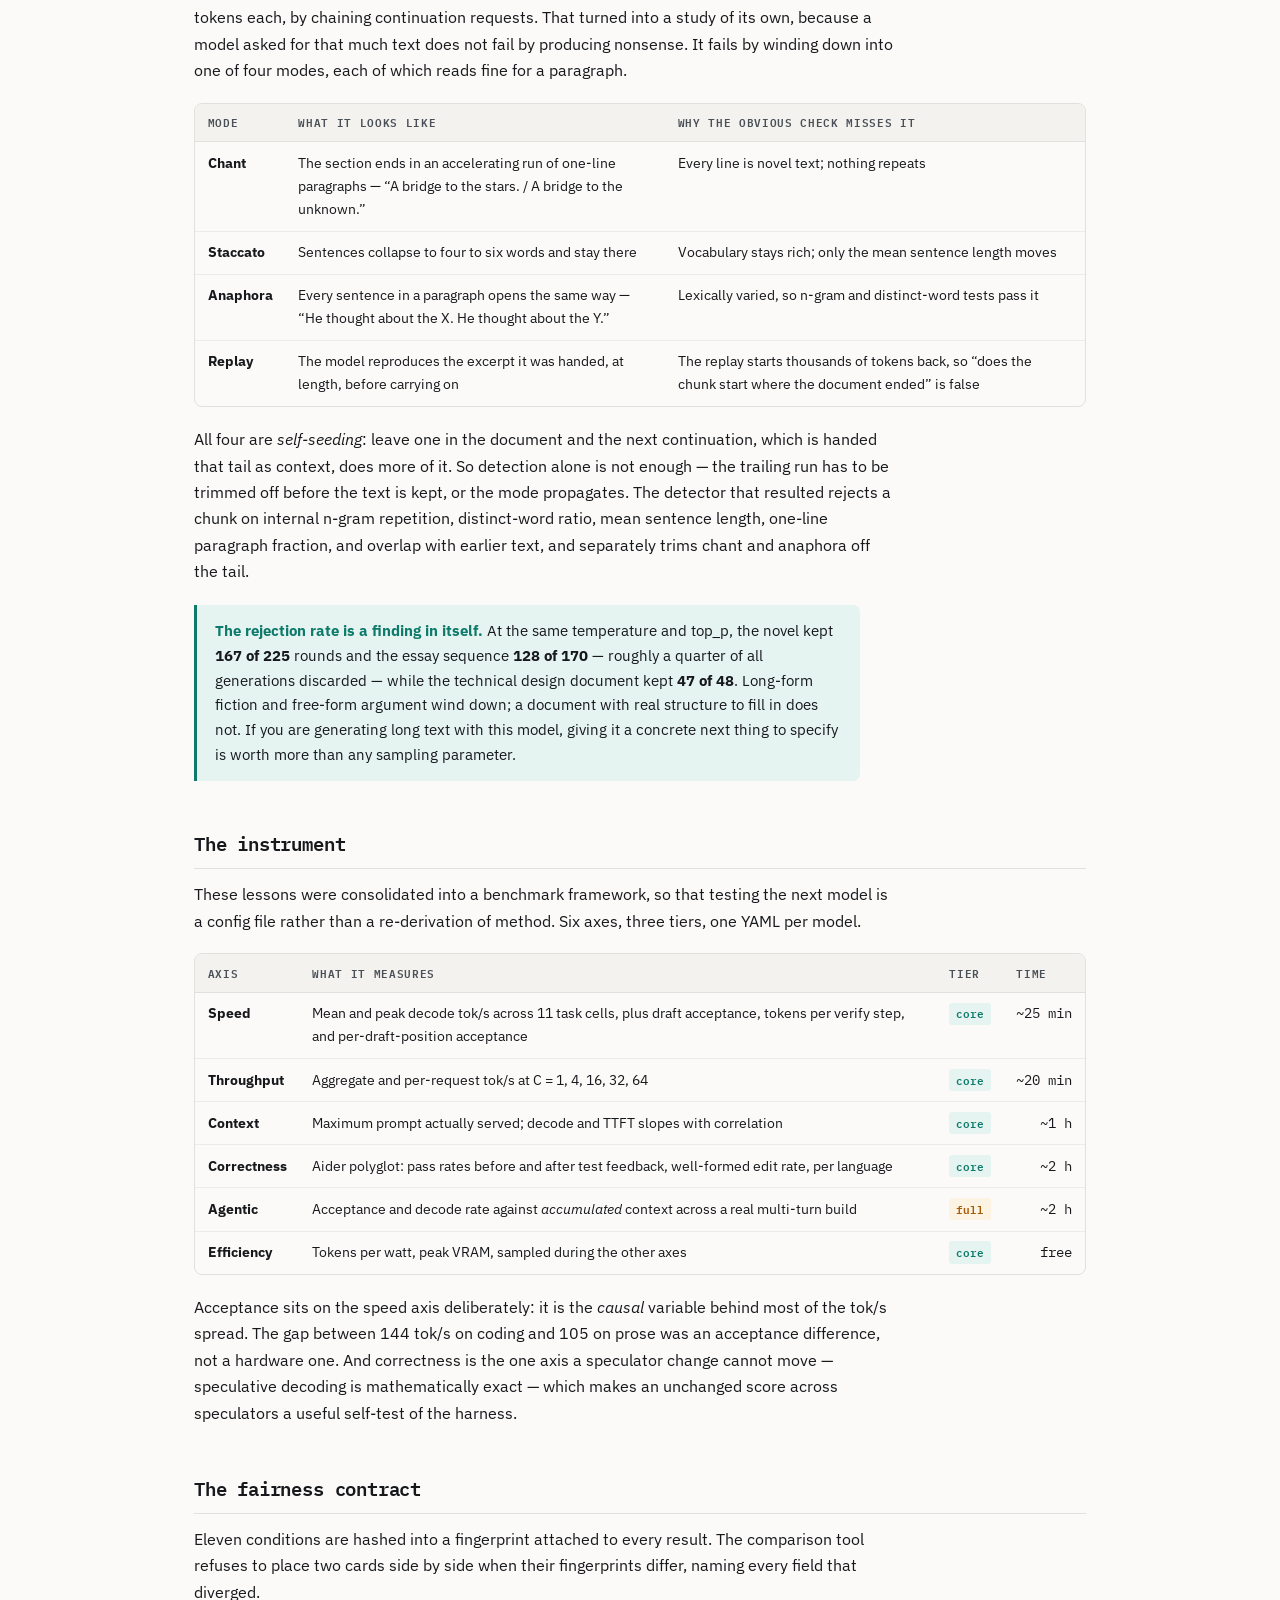
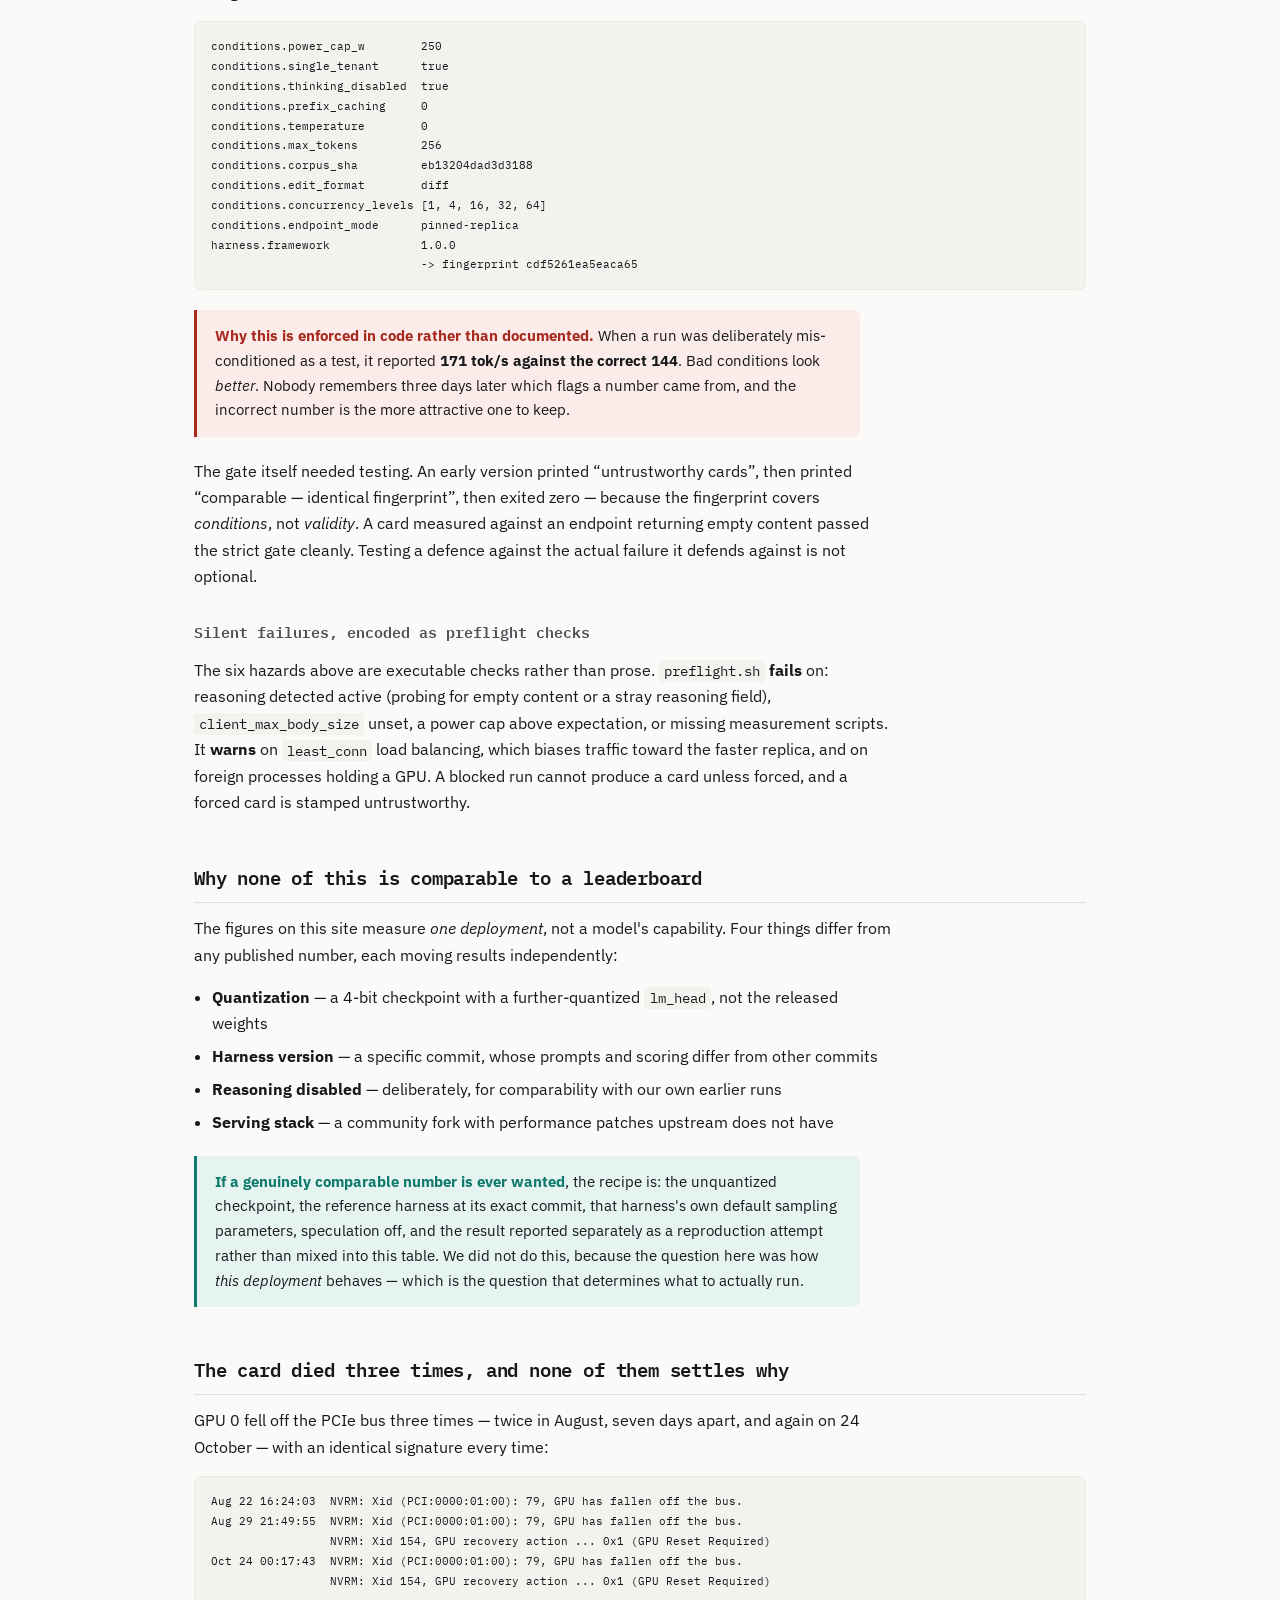
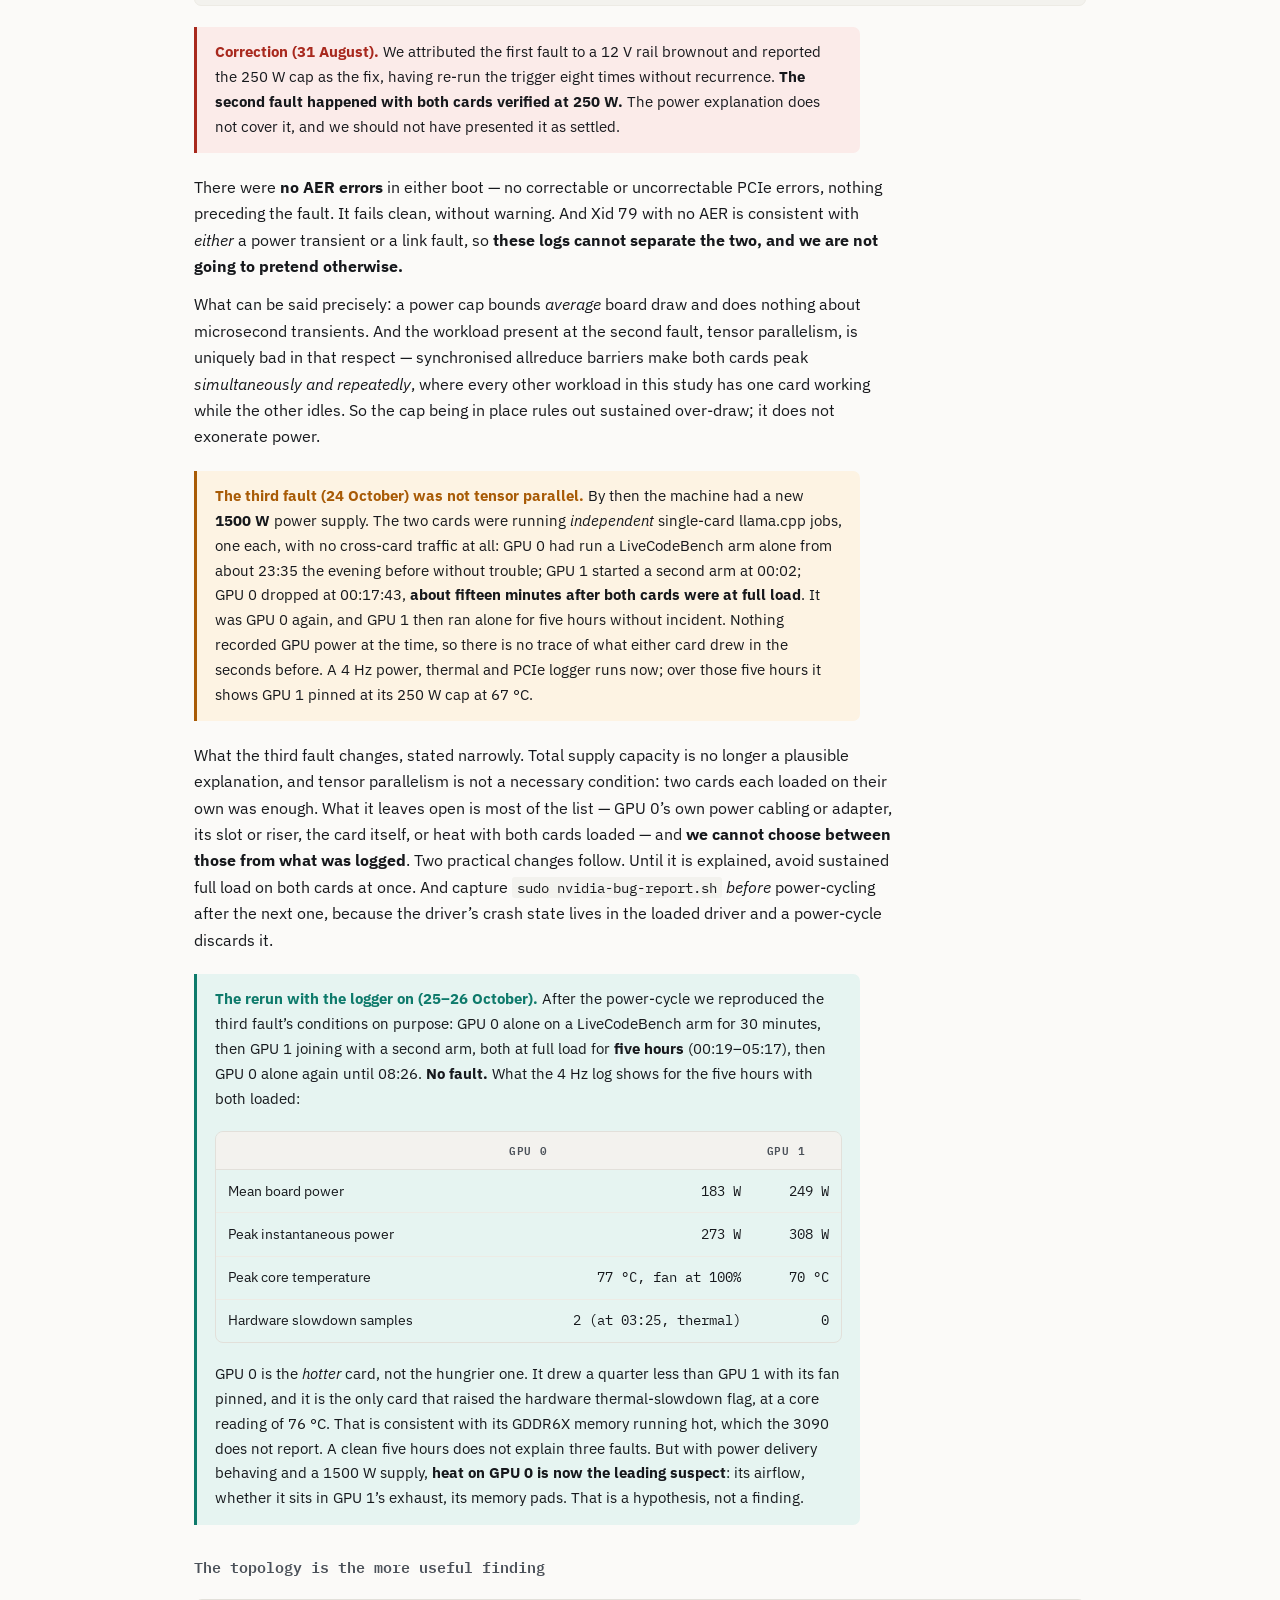
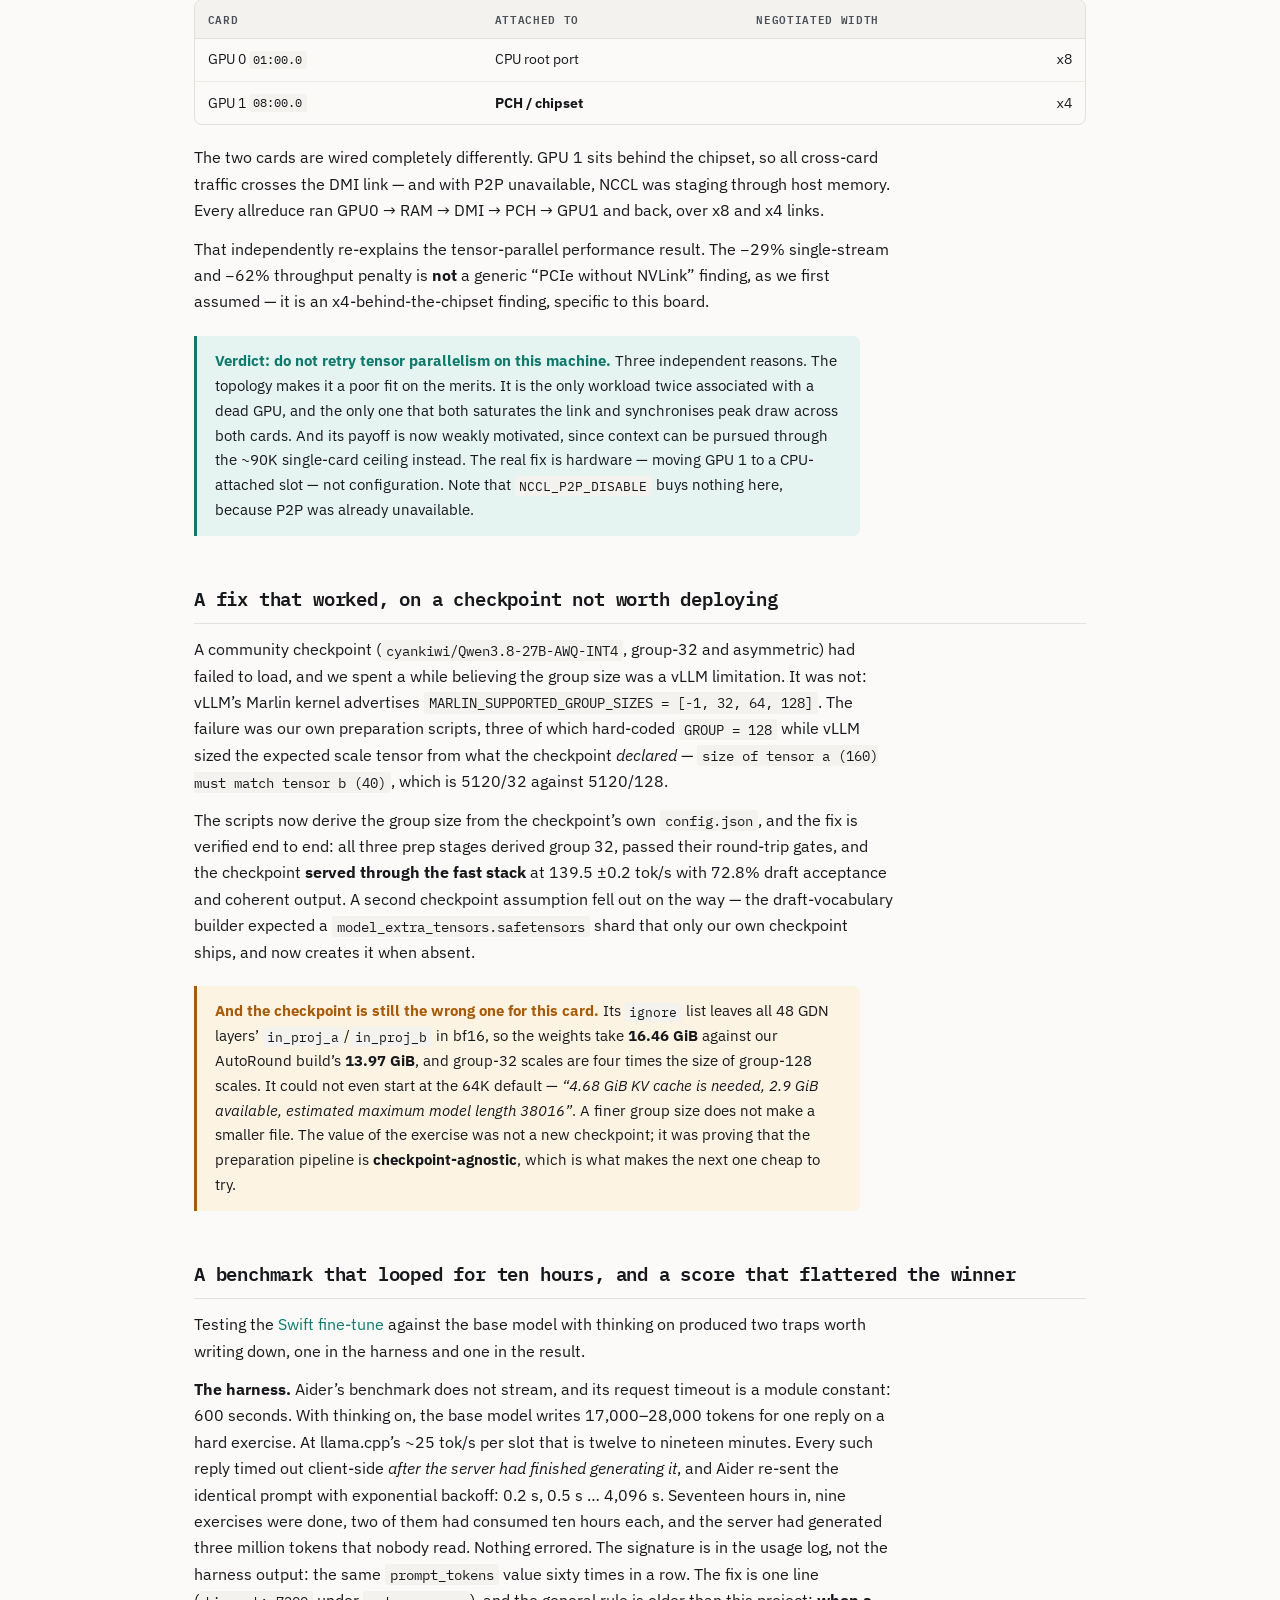
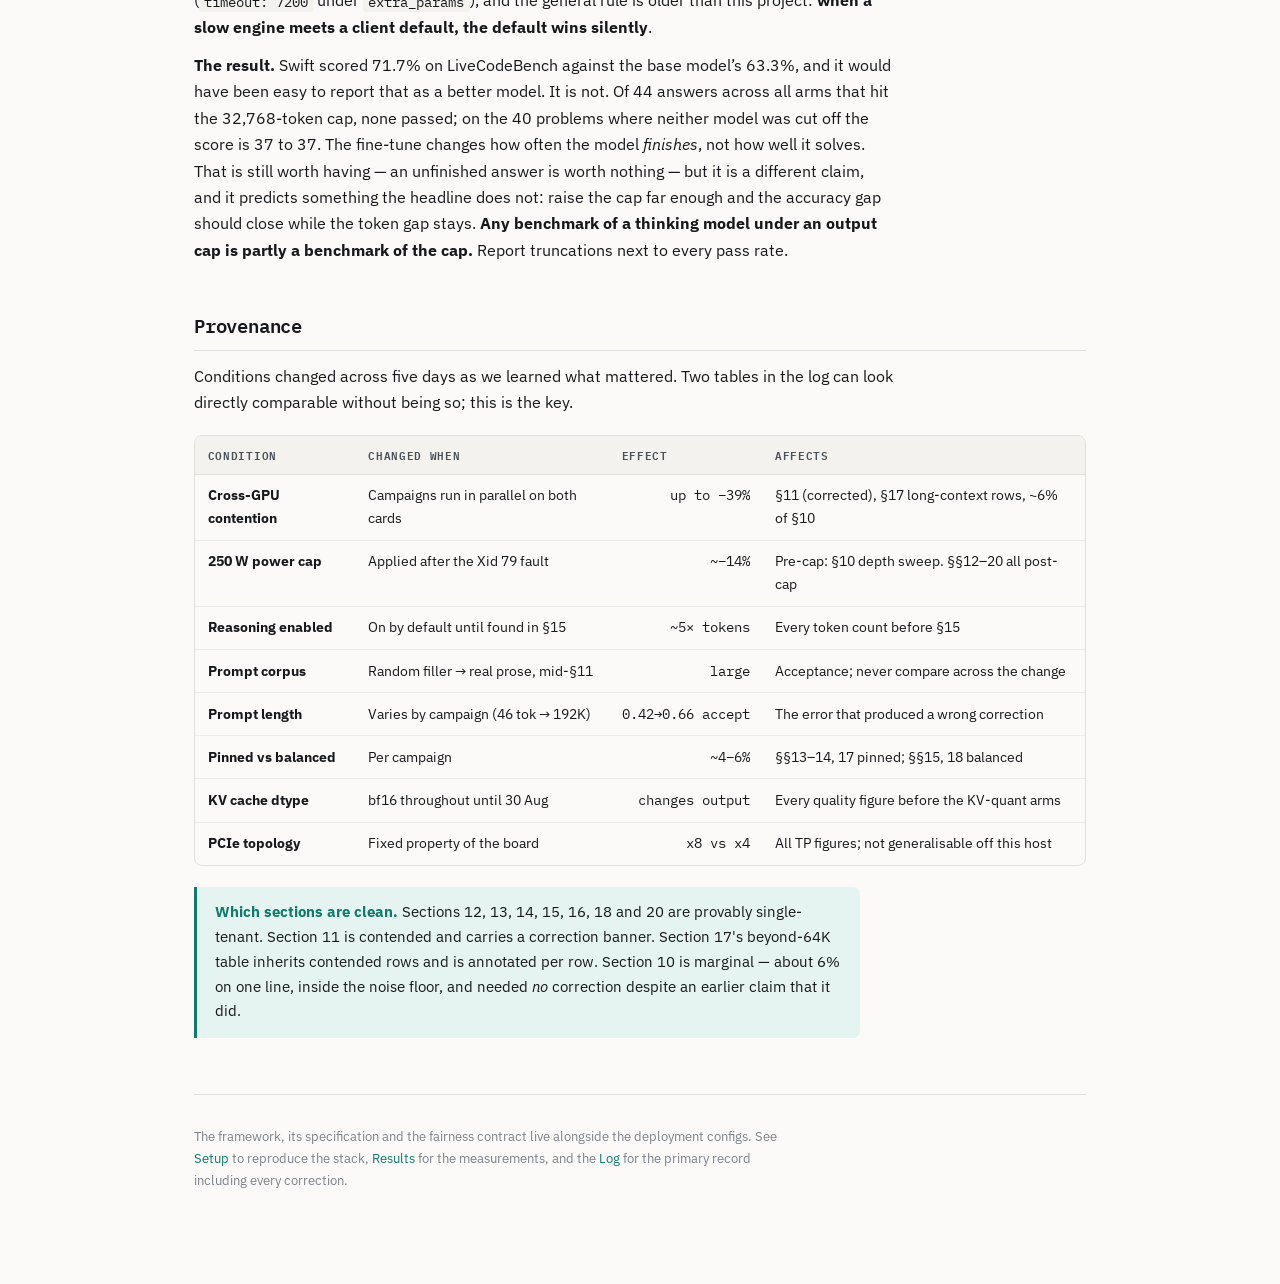
<file: lessons.html>
<!DOCTYPE html>
<html lang="en">
<head>
<meta charset="UTF-8">
<meta name="viewport" content="width=device-width, initial-scale=1.0">
<title>Lessons · Qwen3.8-27B on RTX 3090</title>
<link rel="preconnect" href="https://fonts.googleapis.com">
<link rel="preconnect" href="https://fonts.gstatic.com" crossorigin>
<link rel="stylesheet" href="https://fonts.googleapis.com/css2?family=IBM+Plex+Mono:wght@400;500;600;700&family=IBM+Plex+Sans:wght@400;500;600;700&display=swap">
<link rel="stylesheet" href="assets/site.css">
</head>
<body>
<nav class="topbar"><div class="topbar-in">
  <a class="brand" href="index.html">Qwen3.8-27B <span>· RTX 3090</span></a>
  <div class="tabs">
    <a href="index.html">Story</a>
    <a href="local-frontier.html">Results</a>
    <a href="lessons.html" aria-current="page">Lessons</a>
    <a href="setup.html">Setup</a>
    <a href="pi.html">Running on Pi</a>
    <a href="log.html">Log</a>
  </div>
</div></nav>
<main class="wrap">
<header class="hero">
  <p class="kicker">Lessons · what went wrong</p>
  <h1>Everything that lied to us</h1>
  <p class="standfirst">Six ways this machine quietly reported the wrong number, what each one cost us, and the discipline we ended up building so it could not happen again. If you are benchmarking anything on your own hardware, this is the tab worth reading.</p>
</header>

<p class="lede">Every finding on this site came from a machine where a benchmark can be wrong in at least six ways without anything failing. No exception was thrown, no HTTP error returned, no log line printed. In each case the number looked entirely reasonable. That is the hazard: a broken measurement does not announce itself, it just quietly reads a bit high or a bit low, and you publish it.</p>

<h2>Twelve ways to measure the wrong thing</h2>
<p>Each of these cost real time here. They are ordered by how much damage they did.</p>

<div class="box warn">
  <strong>1. Reasoning enabled by default.</strong> Hit <strong>five separate times across four different harnesses</strong>. Recent models emit reasoning tokens unless told otherwise, inflating token counts severalfold. The severe form: if the server runs a reasoning parser, that content is extracted into a <em>separate response field</em>, so a client expecting inline tags receives <strong>completely empty content with HTTP&nbsp;200 and a full token count</strong>. One 225-case benchmark ran to completion scoring a model whose output it could not read. Client-side flags such as <code>--thinking off</code> are frequently silent no-ops. What works is sending <code>chat_template_kwargs: {"enable_thinking": false}</code> and then asserting the content is non-empty.
</div>

<div class="box warn">
  <strong>2. Your second GPU is not isolated.</strong> Running two benchmarks on two cards looks like free parallelism. The cards share PCIe, host memory bandwidth and CPU, and batch-1 decode is launch-latency sensitive. The same task measured <strong>95.8&nbsp;tok/s idle and 58.0&nbsp;tok/s with the other card busy &mdash; a 39% error</strong>. It invalidated a full day of context-scaling results, and the correction is recorded in section&nbsp;11 of the log rather than quietly patched.
</div>

<div class="box warn">
  <strong>3. Comparing across prompt lengths.</strong> Subtle, and it produced a <em>wrong correction to a correct table</em>. We &ldquo;found&rdquo; a 20% contention error that did not exist, by comparing a 46-token prompt against 1.1K-context runs. Speculative acceptance rises with context (0.42&nbsp;&rarr;&nbsp;0.66 for one drafter), so speed rises with it. The control settles it: with speculation <em>off</em>, prompt length changes decode speed by <strong>0.6%</strong> &mdash; that is, not at all. Any speed comparison across prompt lengths is meaningless unless acceptance is reported too.
</div>

<div class="box warn">
  <strong>4. Reverse proxies truncate long prompts.</strong> nginx defaults <code>client_max_body_size</code> to 1&nbsp;MB and returns 413 before the request reaches the server. A 64K-token prompt exceeds that. The failures present as model errors.
</div>

<div class="box warn">
  <strong>5. Generated code hangs the harness.</strong> One benchmark case stalled 68 minutes on a <code>node</code> process spinning at 99.9% CPU &mdash; model-written JavaScript with an infinite loop. Aider's benchmark has no per-test wall-clock kill. Anything running generated code unattended needs its own timeout.
</div>

<div class="box warn">
  <strong>6. Server-restart drift.</strong> Repeated measurements against one running server agree closely. Restart it and the whole set shifts &mdash; the same card and configuration gave 165.4, then 159.6&nbsp;tok/s. Measurements taken either side of a restart are not the same experiment.
</div>

<div class="box warn">
  <strong>7. Benchmarking through a load balancer.</strong> A determinism harness pointed at the
  balancer instead of a specific replica, so two &ldquo;identical&rdquo; calls landed on <em>different
  servers</em>. bf16 duly appeared non-deterministic at 32K. It was not; the harness was asking two
  machines the same question. Pin comparisons to one replica &mdash; a load balancer is the correct
  production entry point and the wrong measurement entry point.
</div>

<div class="box warn">
  <strong>8. Running a probe alongside a benchmark.</strong> A divergence probe run concurrently with
  a benchmark on the same server produced a false <code>self_consistent: false</code>. Batch
  composition varies with what else is in flight, reduction order varies with it, and near-tie tokens
  flip. Nothing was broken and nothing was non-deterministic &mdash; the two jobs were simply sharing
  a batch. Serial execution fixed it. This is trap&nbsp;2&rsquo;s cousin: it is not only <em>other
  GPUs</em> that contaminate a measurement, but other requests on the same one.
</div>

<div class="box warn">
  <strong>9. Benchmarking a machine in a different shape than you deploy it.</strong> Our headline
  ladder &mdash; 167.8&nbsp;tok/s for MTP, 212.1 for DFlash2 &mdash; was measured with <em>the second
  replica stopped</em>, because that isolates the configuration under test. The deployed stack runs
  two replicas. Running the <em>same</em> configuration with the neighbour resident measures
  <strong>~149.6&nbsp;tok/s: an 11% tax simply for the other model being loaded</strong>, before it
  serves a single request. We found it by accident, while checking whether raising the context
  default had cost speed &mdash; a control at the original settings reproduced 149.6 and cleared the
  context change of blame. Both figures are correct; they describe different machines. Publishing
  only the flattering one would have overstated what the deployment delivers by a ninth.
</div>

<div class="box warn">
  <strong>10. A diagnostic request that kills the server.</strong> Asking a production replica for
  <code>prompt_logprobs</code> &mdash; the per-token probabilities the whole long-context fidelity study
  depends on &mdash; <strong>OOM-killed the GPU&nbsp;0 engine on the first request</strong>, and Docker
  restarted it under us. vLLM log-softmaxes the full 248K-entry vocabulary in fp32 for every scheduled
  prompt token; at <code>gpu_util 0.96</code> there is roughly 250&nbsp;MiB of slack, and the tensor is
  far larger than that. Nothing about the API says this. The fix is not a flag but a second machine
  shape: fidelity runs use a dedicated one-off container at <code>gpu_util 0.92</code> with
  <code>--max-num-batched-tokens 256</code>, prefix caching off, one request in flight. The cost of that
  headroom is a lower ceiling &mdash; the bf16 reference tops out at 76.8K instead of 85K &mdash; which is
  itself a number you have to publish, because it defines the band in which a reference exists at all.
</div>

<div class="box warn">
  <strong>11. <code>docker compose up -d &lt;service&gt;</code> recreates its dependencies.</strong> The
  load balancer <code>depends_on</code> both replicas. Bringing up just the balancer while a one-off
  fidelity container held port 18021 failed on GPU&nbsp;1 as expected &mdash; and
  <strong>silently recreated the healthy GPU&nbsp;0 replica on the way</strong>. Three minutes of outage
  and every in-flight request lost, from a command that named one service and touched three. Use
  <code>--no-deps</code> for any single service whenever a test container is occupying a card.
</div>

<div class="box warn">
  <strong>12. A scorer that records its own exception as a zero.</strong> The depth probes against
  ExLlamaV3 came back <strong>0 out of 8 on every retrieval, 0 characters copied, 0 cross-references,
  at every depth</strong> &mdash; a total collapse, exactly the shape you would expect if 3-bit weights
  had destroyed long-context ability. The model was fine. The scorer read a <code>usage</code> field
  that this server returns as <code>null</code>, raised an <code>AttributeError</code> on every row, and
  wrote the failure down as a score. The server&rsquo;s own log showed HTTP&nbsp;200 and sensible
  generations the whole time. This is the first trap in a new costume: <em>a harness that cannot read
  its own results will confidently report a model that cannot answer</em>. Score zero and score
  &ldquo;could not score&rdquo; must be different values, and any zero should be checked against the
  server&rsquo;s log before it is believed.
</div>

<h2>Know your noise floor &mdash; it is three different numbers</h2>
<p>&ldquo;Noise&rdquo; here is not one quantity, and conflating the three leads to both false positives and false confidence.</p>

<div class="tw">
  <table>
    <thead><tr><th>Source of variation</th><th>Magnitude</th><th>What it means for you</th></tr></thead>
    <tbody>
      <tr><td>Repeats against one live server</td><td class="n">0.1&ndash;2%</td><td>Five repeats give tight error bars; more adds little</td></tr>
      <tr><td>Across a server restart</td><td class="n">~4%</td><td>Re-measure both arms after any restart, or the comparison is void</td></tr>
      <tr><td>Between two identical GPUs</td><td class="n">4&ndash;6%</td><td>Never compare a result on card 0 against one on card 1</td></tr>
    </tbody>
  </table>
</div>

<div class="box">
  <strong>Treat single-stream differences under about 5% as noise</strong> &mdash; including ours. Correctness is noisier still: two runs of the same 225-case suite at temperature&nbsp;0, nominally deterministic, differed by <strong>2 points in aggregate and 13 points on one language</strong>. Batch composition varies under concurrency, which changes reduction order and flips near-tie tokens. Aggregate scores resolve to roughly &plusmn;2 points; per-language scores only to about &plusmn;10.
</div>

<h2 id="method">The instrument can be the error, not the reading</h2>
<p>Every trap above is a way of measuring the right quantity badly. This one is worse: measuring a
quantity that was never the one in question, carefully, and publishing it.</p>

<p>We wanted to know whether a quantized KV cache changes what the model believes at depth. What we
measured for a week was <strong>free-running greedy divergence</strong>: generate from the same prompt
under bf16 and under fp8, count characters until the two outputs differ. It is a natural thing to
measure and it is almost useless, for two reasons.</p>

<ul>
  <li><strong>It compounds.</strong> Every generated token feeds the next. One near-tie flipped by
  rounding at character 105 sends the two continuations down permanently different paths. The number
  records where the first coin-flip landed, not how wrong the cache is &mdash; and it will land early
  whatever the cache does, because there is always a near-tie early.</li>
  <li><strong>It cannot reach the depths that matter.</strong> It is defined only where the bf16
  reference exists. The fp8 and KVarN profiles exist for 150K and 200K precisely because bf16 cannot
  go there, so the instrument is blind at exactly the depths the profiles are for.</li>
</ul>

<div class="box">
  <strong>The replacement has three properties the old one lacked.</strong> Teacher-forced per-token
  NLL over a long document needs <em>no reference model</em> &mdash; the ground truth is the document,
  so the metric is defined at 200K exactly as at 8K. It does not compound, because teacher forcing pins
  the context and an error at one position cannot propagate. And where a reference does exist, the same
  run yields excess NLL against it, so the old band and the new one are on the same scale. Repeat runs
  came out bit-identical: a determinism floor of exactly zero, which means any excess at all is signal.
</div>

<p>Above the reference ceiling the trick is to stop looking for ground truth and compare
<strong>independent quantizations against each other</strong>. Two schemes that fail differently will
disagree; two that are both faithful will agree. fp8 and KVarN agree to 0.005 nats on the model&rsquo;s
own text at 150K, which is the strongest statement available about a depth where nothing can be
checked directly.</p>

<div class="box stop">
  <strong>And then one of our own pre-registered criteria turned out to be confounded.</strong> We wrote
  the pass/fail thresholds down <em>before</em> running, which is the right discipline and is not
  sufficient. Criterion B said: no 8K bucket past 80K may exceed the 57&ndash;76K mean by more than 0.05
  nats. On one document, fp8 and KVarN both breached it by +0.075 &mdash; while agreeing with
  <em>each other</em> to 0.005 nats. The document simply got harder at that point. An absolute threshold
  on a metric that also tracks content will fire on the content. We retired the criterion rather than
  reporting two false failures, and kept the reference-free comparison, which is immune to it because
  both arms read the same words.
</div>

<h2 id="degeneration">What a 27B model does when you ask it for 200,000 tokens</h2>
<p>The fidelity study needed documents the model could not have memorised, so we had it write three of
them &mdash; a novel, an engineering design document and an essay sequence, at 200K tokens each, by
chaining continuation requests. That turned into a study of its own, because a model asked for that
much text does not fail by producing nonsense. It fails by winding down into one of four modes, each of
which reads fine for a paragraph.</p>

<div class="tw">
  <table>
    <thead><tr><th>Mode</th><th>What it looks like</th><th>Why the obvious check misses it</th></tr></thead>
    <tbody>
      <tr><td><strong>Chant</strong></td><td>The section ends in an accelerating run of one-line paragraphs &mdash; &ldquo;A bridge to the stars. / A bridge to the unknown.&rdquo;</td><td>Every line is novel text; nothing repeats</td></tr>
      <tr><td><strong>Staccato</strong></td><td>Sentences collapse to four to six words and stay there</td><td>Vocabulary stays rich; only the mean sentence length moves</td></tr>
      <tr><td><strong>Anaphora</strong></td><td>Every sentence in a paragraph opens the same way &mdash; &ldquo;He thought about the X. He thought about the Y.&rdquo;</td><td>Lexically varied, so n-gram and distinct-word tests pass it</td></tr>
      <tr><td><strong>Replay</strong></td><td>The model reproduces the excerpt it was handed, at length, before carrying on</td><td>The replay starts thousands of tokens back, so &ldquo;does the chunk start where the document ended&rdquo; is false</td></tr>
    </tbody>
  </table>
</div>

<p>All four are <em>self-seeding</em>: leave one in the document and the next continuation, which is
handed that tail as context, does more of it. So detection alone is not enough &mdash; the trailing run
has to be trimmed off before the text is kept, or the mode propagates. The detector that resulted
rejects a chunk on internal n-gram repetition, distinct-word ratio, mean sentence length, one-line
paragraph fraction, and overlap with earlier text, and separately trims chant and anaphora off the tail.</p>

<div class="box">
  <strong>The rejection rate is a finding in itself.</strong> At the same temperature and top_p, the novel kept
  <strong>167 of 225</strong> rounds and the essay sequence <strong>128 of 170</strong> &mdash; roughly a
  quarter of all generations discarded &mdash; while the technical design document kept
  <strong>47 of 48</strong>. Long-form fiction and free-form argument wind down; a document with real
  structure to fill in does not. If you are generating long text with this model, giving it a concrete
  next thing to specify is worth more than any sampling parameter.
</div>

<h2>The instrument</h2>
<p>These lessons were consolidated into a benchmark framework, so that testing the next model is a config file rather than a re-derivation of method. Six axes, three tiers, one YAML per model.</p>

<div class="tw">
  <table>
    <thead><tr><th>Axis</th><th>What it measures</th><th>Tier</th><th>Time</th></tr></thead>
    <tbody>
      <tr><td><strong>Speed</strong></td><td>Mean and peak decode tok/s across 11 task cells, plus draft acceptance, tokens per verify step, and per-draft-position acceptance</td><td><span class="badge">core</span></td><td class="n">~25 min</td></tr>
      <tr><td><strong>Throughput</strong></td><td>Aggregate and per-request tok/s at C = 1, 4, 16, 32, 64</td><td><span class="badge">core</span></td><td class="n">~20 min</td></tr>
      <tr><td><strong>Context</strong></td><td>Maximum prompt actually served; decode and TTFT slopes with correlation</td><td><span class="badge">core</span></td><td class="n">~1 h</td></tr>
      <tr><td><strong>Correctness</strong></td><td>Aider polyglot: pass rates before and after test feedback, well-formed edit rate, per language</td><td><span class="badge">core</span></td><td class="n">~2 h</td></tr>
      <tr><td><strong>Agentic</strong></td><td>Acceptance and decode rate against <em>accumulated</em> context across a real multi-turn build</td><td><span class="badge warn">full</span></td><td class="n">~2 h</td></tr>
      <tr><td><strong>Efficiency</strong></td><td>Tokens per watt, peak VRAM, sampled during the other axes</td><td><span class="badge">core</span></td><td class="n">free</td></tr>
    </tbody>
  </table>
</div>

<p>Acceptance sits on the speed axis deliberately: it is the <em>causal</em> variable behind most of the tok/s spread. The gap between 144 tok/s on coding and 105 on prose was an acceptance difference, not a hardware one. And correctness is the one axis a speculator change cannot move &mdash; speculative decoding is mathematically exact &mdash; which makes an unchanged score across speculators a useful self-test of the harness.</p>

<h2>The fairness contract</h2>
<p>Eleven conditions are hashed into a fingerprint attached to every result. The comparison tool refuses to place two cards side by side when their fingerprints differ, naming every field that diverged.</p>

<pre><code>conditions.power_cap_w        250
conditions.single_tenant      true
conditions.thinking_disabled  true
conditions.prefix_caching     0
conditions.temperature        0
conditions.max_tokens         256
conditions.corpus_sha         eb13204dad3d3188
conditions.edit_format        diff
conditions.concurrency_levels [1, 4, 16, 32, 64]
conditions.endpoint_mode      pinned-replica
harness.framework             1.0.0
                              -> fingerprint cdf5261ea5eaca65</code></pre>

<div class="box stop">
  <strong>Why this is enforced in code rather than documented.</strong> When a run was deliberately mis-conditioned as a test, it reported <strong>171 tok/s against the correct 144</strong>. Bad conditions look <em>better</em>. Nobody remembers three days later which flags a number came from, and the incorrect number is the more attractive one to keep.
</div>

<p>The gate itself needed testing. An early version printed &ldquo;untrustworthy cards&rdquo;, then printed &ldquo;comparable &mdash; identical fingerprint&rdquo;, then exited zero &mdash; because the fingerprint covers <em>conditions</em>, not <em>validity</em>. A card measured against an endpoint returning empty content passed the strict gate cleanly. Testing a defence against the actual failure it defends against is not optional.</p>

<h3>Silent failures, encoded as preflight checks</h3>
<p>The six hazards above are executable checks rather than prose. <code>preflight.sh</code> <strong>fails</strong> on: reasoning detected active (probing for empty content or a stray reasoning field), <code>client_max_body_size</code> unset, a power cap above expectation, or missing measurement scripts. It <strong>warns</strong> on <code>least_conn</code> load balancing, which biases traffic toward the faster replica, and on foreign processes holding a GPU. A blocked run cannot produce a card unless forced, and a forced card is stamped untrustworthy.</p>

<h2>Why none of this is comparable to a leaderboard</h2>
<p>The figures on this site measure <em>one deployment</em>, not a model's capability. Four things differ from any published number, each moving results independently:</p>
<ul>
  <li><strong>Quantization</strong> &mdash; a 4-bit checkpoint with a further-quantized <code>lm_head</code>, not the released weights</li>
  <li><strong>Harness version</strong> &mdash; a specific commit, whose prompts and scoring differ from other commits</li>
  <li><strong>Reasoning disabled</strong> &mdash; deliberately, for comparability with our own earlier runs</li>
  <li><strong>Serving stack</strong> &mdash; a community fork with performance patches upstream does not have</li>
</ul>

<div class="box">
  <strong>If a genuinely comparable number is ever wanted</strong>, the recipe is: the unquantized checkpoint, the reference harness at its exact commit, that harness's own default sampling parameters, speculation off, and the result reported separately as a reproduction attempt rather than mixed into this table. We did not do this, because the question here was how <em>this deployment</em> behaves &mdash; which is the question that determines what to actually run.
</div>

<h2 id="xid">The card died three times, and none of them settles why</h2>

<p>GPU&nbsp;0 fell off the PCIe bus three times &mdash; twice in August, seven days apart, and again on 24 October &mdash;
with an identical signature every time:</p>

<pre><code>Aug 22 16:24:03  NVRM: Xid (PCI:0000:01:00): 79, GPU has fallen off the bus.
Aug 29 21:49:55  NVRM: Xid (PCI:0000:01:00): 79, GPU has fallen off the bus.
                 NVRM: Xid 154, GPU recovery action ... 0x1 (GPU Reset Required)
Oct 24 00:17:43  NVRM: Xid (PCI:0000:01:00): 79, GPU has fallen off the bus.
                 NVRM: Xid 154, GPU recovery action ... 0x1 (GPU Reset Required)</code></pre>

<div class="box stop">
  <strong>Correction (31 August).</strong> We attributed the first fault to a 12&nbsp;V rail brownout
  and reported the 250&nbsp;W cap as the fix, having re-run the trigger eight times without
  recurrence. <strong>The second fault happened with both cards verified at 250&nbsp;W.</strong> The
  power explanation does not cover it, and we should not have presented it as settled.
</div>

<p>There were <strong>no AER errors</strong> in either boot &mdash; no correctable or uncorrectable
PCIe errors, nothing preceding the fault. It fails clean, without warning. And Xid&nbsp;79 with no AER
is consistent with <em>either</em> a power transient or a link fault, so
<strong>these logs cannot separate the two, and we are not going to pretend otherwise.</strong></p>

<p>What can be said precisely: a power cap bounds <em>average</em> board draw and does nothing about
microsecond transients. And the workload present at the second fault, tensor parallelism, is uniquely
bad in that respect &mdash; synchronised allreduce barriers make both cards peak
<em>simultaneously and repeatedly</em>, where every other workload in this study has one card working
while the other idles. So the cap being in place rules out sustained over-draw; it does not exonerate
power.</p>

<div class="box warn">
  <strong>The third fault (24 October) was not tensor parallel.</strong> By then the machine had a new
  <strong>1500&nbsp;W</strong> power supply. The two cards were running <em>independent</em> single-card
  llama.cpp jobs, one each, with no cross-card traffic at all: GPU&nbsp;0 had run a LiveCodeBench arm alone
  from about 23:35 the evening before without trouble; GPU&nbsp;1 started a second arm at 00:02; GPU&nbsp;0 dropped at 00:17:43,
  <strong>about fifteen minutes after both cards were at full load</strong>. It was GPU&nbsp;0 again, and GPU&nbsp;1
  then ran alone for five hours without incident. Nothing recorded GPU power at the time, so there is no trace of
  what either card drew in the seconds before. A 4&nbsp;Hz power, thermal and PCIe logger runs now; over those five
  hours it shows GPU&nbsp;1 pinned at its 250&nbsp;W cap at 67&nbsp;&deg;C.
</div>

<p>What the third fault changes, stated narrowly. Total supply capacity is no longer a plausible explanation, and
tensor parallelism is not a necessary condition: two cards each loaded on their own was enough. What it leaves
open is most of the list &mdash; GPU&nbsp;0&rsquo;s own power cabling or adapter, its slot or riser, the card itself,
or heat with both cards loaded &mdash; and <strong>we cannot choose between those from what was logged</strong>. Two
practical changes follow. Until it is explained, avoid sustained full load on both cards at once. And capture
<code>sudo nvidia-bug-report.sh</code> <em>before</em> power-cycling after the next one, because the driver&rsquo;s crash
state lives in the loaded driver and a power-cycle discards it.</p>

<div class="box">
  <strong>The rerun with the logger on (25&ndash;26 October).</strong> After the power-cycle we reproduced the third
  fault&rsquo;s conditions on purpose: GPU&nbsp;0 alone on a LiveCodeBench arm for 30 minutes, then GPU&nbsp;1 joining
  with a second arm, both at full load for <strong>five hours</strong> (00:19&ndash;05:17), then GPU&nbsp;0 alone again until
  08:26. <strong>No fault.</strong> What the 4&nbsp;Hz log shows for the five hours with both loaded:
  <div class="tw">
    <table>
      <thead><tr><th></th><th>GPU&nbsp;0</th><th>GPU&nbsp;1</th></tr></thead>
      <tbody>
        <tr><td>Mean board power</td><td class="n">183&nbsp;W</td><td class="n">249&nbsp;W</td></tr>
        <tr><td>Peak instantaneous power</td><td class="n">273&nbsp;W</td><td class="n">308&nbsp;W</td></tr>
        <tr><td>Peak core temperature</td><td class="n">77&nbsp;&deg;C, fan at 100%</td><td class="n">70&nbsp;&deg;C</td></tr>
        <tr><td>Hardware slowdown samples</td><td class="n">2 (at 03:25, thermal)</td><td class="n">0</td></tr>
      </tbody>
    </table>
  </div>
  GPU&nbsp;0 is the <em>hotter</em> card, not the hungrier one. It drew a quarter less than GPU&nbsp;1 with its fan
  pinned, and it is the only card that raised the hardware thermal-slowdown flag, at a core reading of 76&nbsp;&deg;C.
  That is consistent with its GDDR6X memory running hot, which the 3090 does not report. A clean five hours does not
  explain three faults. But with power delivery behaving and a 1500&nbsp;W supply, <strong>heat on GPU&nbsp;0 is now the
  leading suspect</strong>: its airflow, whether it sits in GPU&nbsp;1&rsquo;s exhaust, its memory pads. That is a hypothesis,
  not a finding.
</div>

<h3>The topology is the more useful finding</h3>

<div class="tw">
  <table>
    <thead><tr><th>Card</th><th>Attached to</th><th>Negotiated width</th></tr></thead>
    <tbody>
      <tr><td>GPU&nbsp;0 <code>01:00.0</code></td><td>CPU root port</td><td class="n">x8</td></tr>
      <tr><td>GPU&nbsp;1 <code>08:00.0</code></td><td><strong>PCH / chipset</strong></td><td class="n">x4</td></tr>
    </tbody>
  </table>
</div>

<p>The two cards are wired completely differently. GPU&nbsp;1 sits behind the chipset, so all
cross-card traffic crosses the DMI link &mdash; and with P2P unavailable, NCCL was staging through
host memory. Every allreduce ran GPU0&nbsp;&rarr;&nbsp;RAM&nbsp;&rarr;&nbsp;DMI&nbsp;&rarr;&nbsp;PCH&nbsp;&rarr;&nbsp;GPU1
and back, over x8 and x4 links.</p>

<p>That independently re-explains the tensor-parallel performance result. The &minus;29% single-stream
and &minus;62% throughput penalty is <strong>not</strong> a generic &ldquo;PCIe without NVLink&rdquo;
finding, as we first assumed &mdash; it is an x4-behind-the-chipset finding, specific to this board.</p>

<div class="box">
  <strong>Verdict: do not retry tensor parallelism on this machine.</strong> Three independent
  reasons. The topology makes it a poor fit on the merits. It is the only workload twice associated
  with a dead GPU, and the only one that both saturates the link and synchronises peak draw across
  both cards. And its payoff is now weakly motivated, since context can be pursued through the ~90K
  single-card ceiling instead. The real fix is hardware &mdash; moving GPU&nbsp;1 to a CPU-attached
  slot &mdash; not configuration. Note that <code>NCCL_P2P_DISABLE</code> buys nothing here, because
  P2P was already unavailable.
</div>

<h2 id="groupsize">A fix that worked, on a checkpoint not worth deploying</h2>
<p>A community checkpoint (<code>cyankiwi/Qwen3.8-27B-AWQ-INT4</code>, group-32 and asymmetric) had
failed to load, and we spent a while believing the group size was a vLLM limitation. It was not:
vLLM&rsquo;s Marlin kernel advertises <code>MARLIN_SUPPORTED_GROUP_SIZES = [-1, 32, 64, 128]</code>. The
failure was our own preparation scripts, three of which hard-coded <code>GROUP = 128</code> while vLLM
sized the expected scale tensor from what the checkpoint <em>declared</em> &mdash;
<code>size of tensor a (160) must match tensor b (40)</code>, which is 5120/32 against 5120/128.</p>

<p>The scripts now derive the group size from the checkpoint&rsquo;s own <code>config.json</code>, and
the fix is verified end to end: all three prep stages derived group&nbsp;32, passed their round-trip
gates, and the checkpoint <strong>served through the fast stack</strong> at 139.5&nbsp;&plusmn;0.2 tok/s
with 72.8% draft acceptance and coherent output. A second checkpoint assumption fell out on the way &mdash;
the draft-vocabulary builder expected a <code>model_extra_tensors.safetensors</code> shard that only our
own checkpoint ships, and now creates it when absent.</p>

<div class="box warn">
  <strong>And the checkpoint is still the wrong one for this card.</strong> Its <code>ignore</code> list
  leaves all 48 GDN layers&rsquo; <code>in_proj_a</code>/<code>in_proj_b</code> in bf16, so the weights
  take <strong>16.46&nbsp;GiB</strong> against our AutoRound build&rsquo;s <strong>13.97&nbsp;GiB</strong>,
  and group-32 scales are four times the size of group-128 scales. It could not even start at the 64K
  default &mdash; <em>&ldquo;4.68 GiB KV cache is needed, 2.9 GiB available, estimated maximum model
  length 38016&rdquo;</em>. A finer group size does not make a smaller file. The value of the exercise was
  not a new checkpoint; it was proving that the preparation pipeline is <strong>checkpoint-agnostic</strong>,
  which is what makes the next one cheap to try.
</div>

<h2 id="swift">A benchmark that looped for ten hours, and a score that flattered the winner</h2>

<p>Testing the <a href="local-frontier.html#swift">Swift fine-tune</a> against the base model with thinking on produced two
traps worth writing down, one in the harness and one in the result.</p>

<p><strong>The harness.</strong> Aider&rsquo;s benchmark does not stream, and its request timeout is a module constant:
600 seconds. With thinking on, the base model writes 17,000&ndash;28,000 tokens for one reply on a hard exercise. At
llama.cpp&rsquo;s ~25&nbsp;tok/s per slot that is twelve to nineteen minutes. Every such reply timed out
client-side <em>after the server had finished generating it</em>, and Aider re-sent the identical prompt with
exponential backoff: 0.2&nbsp;s, 0.5&nbsp;s &hellip; 4,096&nbsp;s. Seventeen hours in, nine exercises were done, two of
them had consumed ten hours each, and the server had generated three million tokens that nobody read. Nothing
errored. The signature is in the usage log, not the harness output: the same <code>prompt_tokens</code> value sixty
times in a row. The fix is one line (<code>timeout: 7200</code> under <code>extra_params</code>), and the general
rule is older than this project: <strong>when a slow engine meets a client default, the default wins silently</strong>.</p>

<p><strong>The result.</strong> Swift scored 71.7% on LiveCodeBench against the base model&rsquo;s 63.3%, and it would
have been easy to report that as a better model. It is not. Of 44 answers across all arms that hit the 32,768-token
cap, none passed; on the 40 problems where neither model was cut off the score is 37 to 37. The fine-tune changes how
often the model <em>finishes</em>, not how well it solves. That is still worth having &mdash; an unfinished answer is
worth nothing &mdash; but it is a different claim, and it predicts something the headline does not: raise the cap far
enough and the accuracy gap should close while the token gap stays.
<strong>Any benchmark of a thinking model under an output cap is partly a benchmark of the cap.</strong> Report
truncations next to every pass rate.</p>

<h2>Provenance</h2>
<p>Conditions changed across five days as we learned what mattered. Two tables in the log can look directly comparable without being so; this is the key.</p>

<div class="tw">
  <table>
    <thead><tr><th>Condition</th><th>Changed when</th><th>Effect</th><th>Affects</th></tr></thead>
    <tbody>
      <tr><td><strong>Cross-GPU contention</strong></td><td>Campaigns run in parallel on both cards</td><td class="n">up to &minus;39%</td><td>&sect;11 (corrected), &sect;17 long-context rows, ~6% of &sect;10</td></tr>
      <tr><td><strong>250 W power cap</strong></td><td>Applied after the Xid&nbsp;79 fault</td><td class="n">~&minus;14%</td><td>Pre-cap: &sect;10 depth sweep. &sect;&sect;12&ndash;20 all post-cap</td></tr>
      <tr><td><strong>Reasoning enabled</strong></td><td>On by default until found in &sect;15</td><td class="n">~5&times; tokens</td><td>Every token count before &sect;15</td></tr>
      <tr><td><strong>Prompt corpus</strong></td><td>Random filler &rarr; real prose, mid-&sect;11</td><td class="n">large</td><td>Acceptance; never compare across the change</td></tr>
      <tr><td><strong>Prompt length</strong></td><td>Varies by campaign (46 tok &rarr; 192K)</td><td class="n">0.42&rarr;0.66 accept</td><td>The error that produced a wrong correction</td></tr>
      <tr><td><strong>Pinned vs balanced</strong></td><td>Per campaign</td><td class="n">~4&ndash;6%</td><td>&sect;&sect;13&ndash;14, 17 pinned; &sect;&sect;15, 18 balanced</td></tr>
      <tr><td><strong>KV cache dtype</strong></td><td>bf16 throughout until 30 Aug</td><td class="n">changes output</td><td>Every quality figure before the KV-quant arms</td></tr>
      <tr><td><strong>PCIe topology</strong></td><td>Fixed property of the board</td><td class="n">x8 vs x4</td><td>All TP figures; not generalisable off this host</td></tr>
    </tbody>
  </table>
</div>

<div class="box">
  <strong>Which sections are clean.</strong> Sections 12, 13, 14, 15, 16, 18 and 20 are provably single-tenant. Section&nbsp;11 is contended and carries a correction banner. Section&nbsp;17's beyond-64K table inherits contended rows and is annotated per row. Section&nbsp;10 is marginal &mdash; about 6% on one line, inside the noise floor, and needed <em>no</em> correction despite an earlier claim that it did.
</div>

<div class="foot">
  <p>The framework, its specification and the fairness contract live alongside the deployment configs. See <a href="setup.html">Setup</a> to reproduce the stack, <a href="local-frontier.html">Results</a> for the measurements, and the <a href="log.html">Log</a> for the primary record including every correction.</p>
</div>

</main>
</body>
</html>
</file>
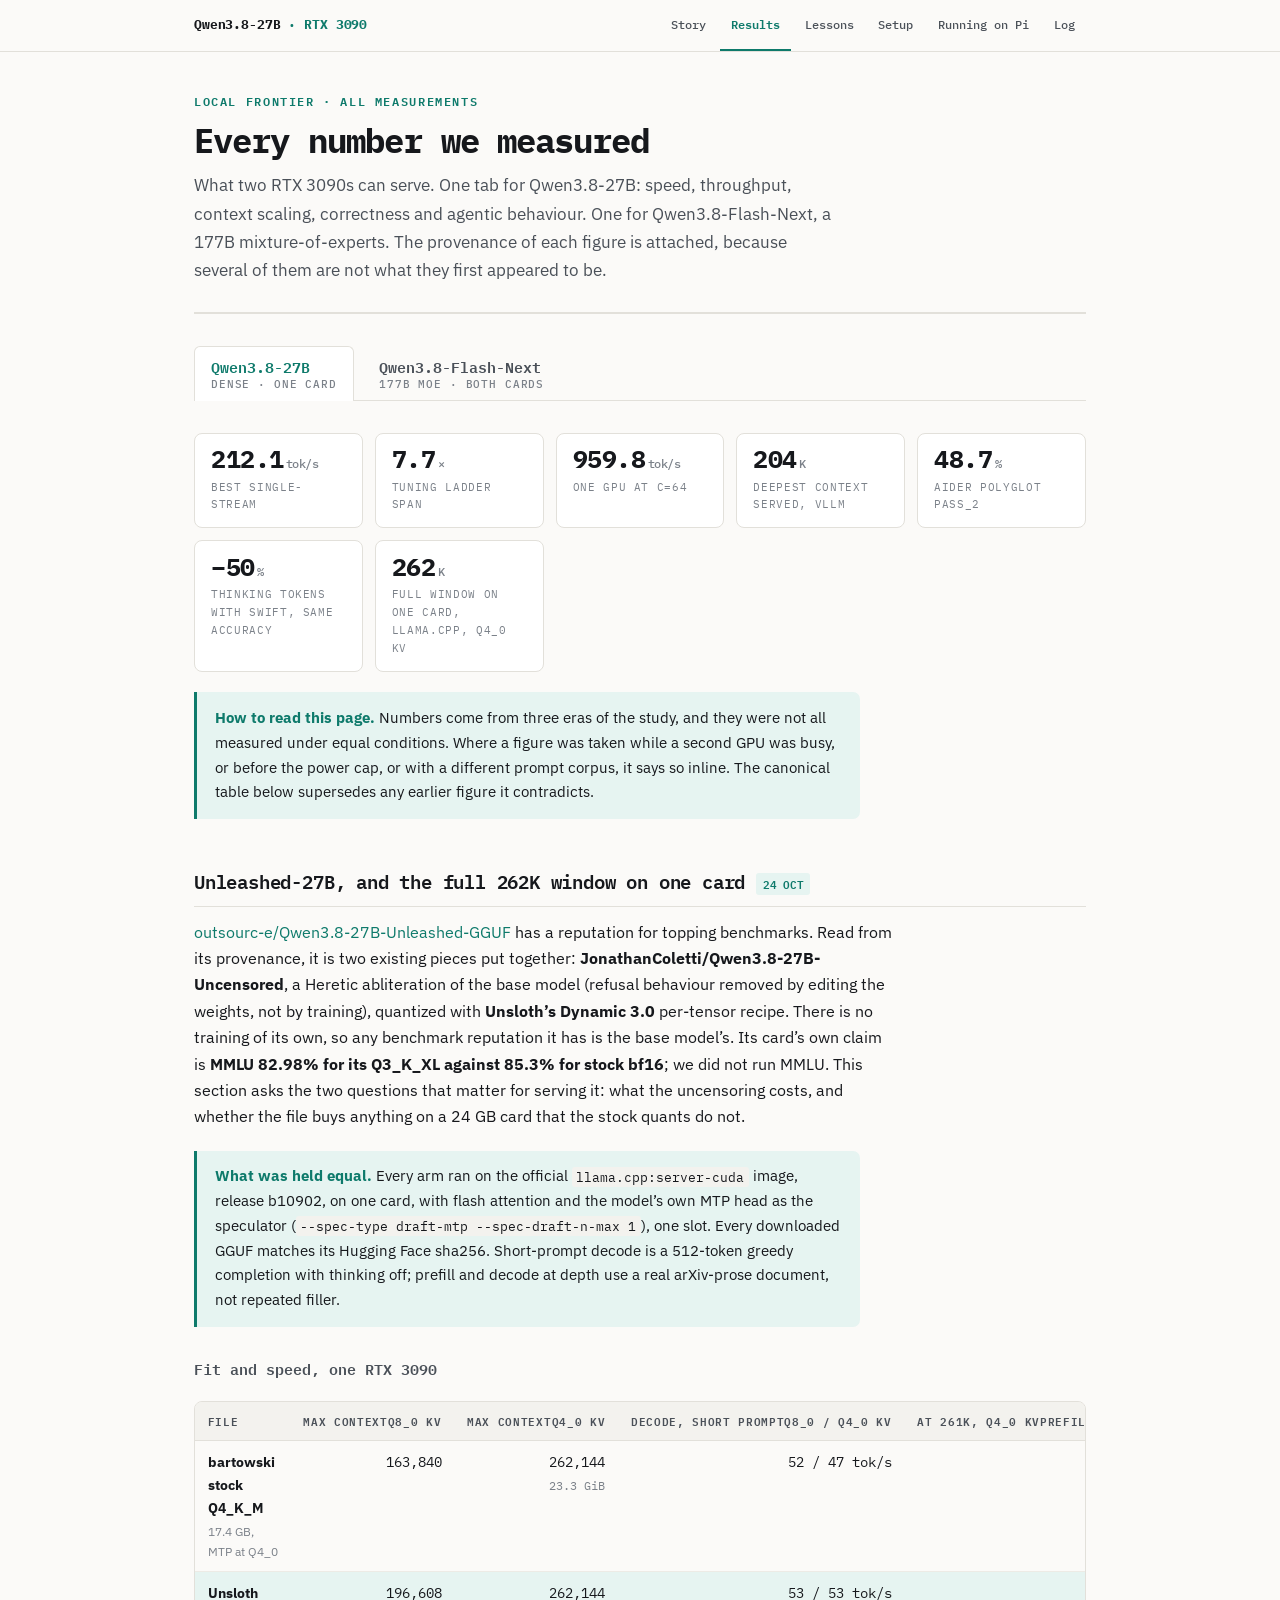
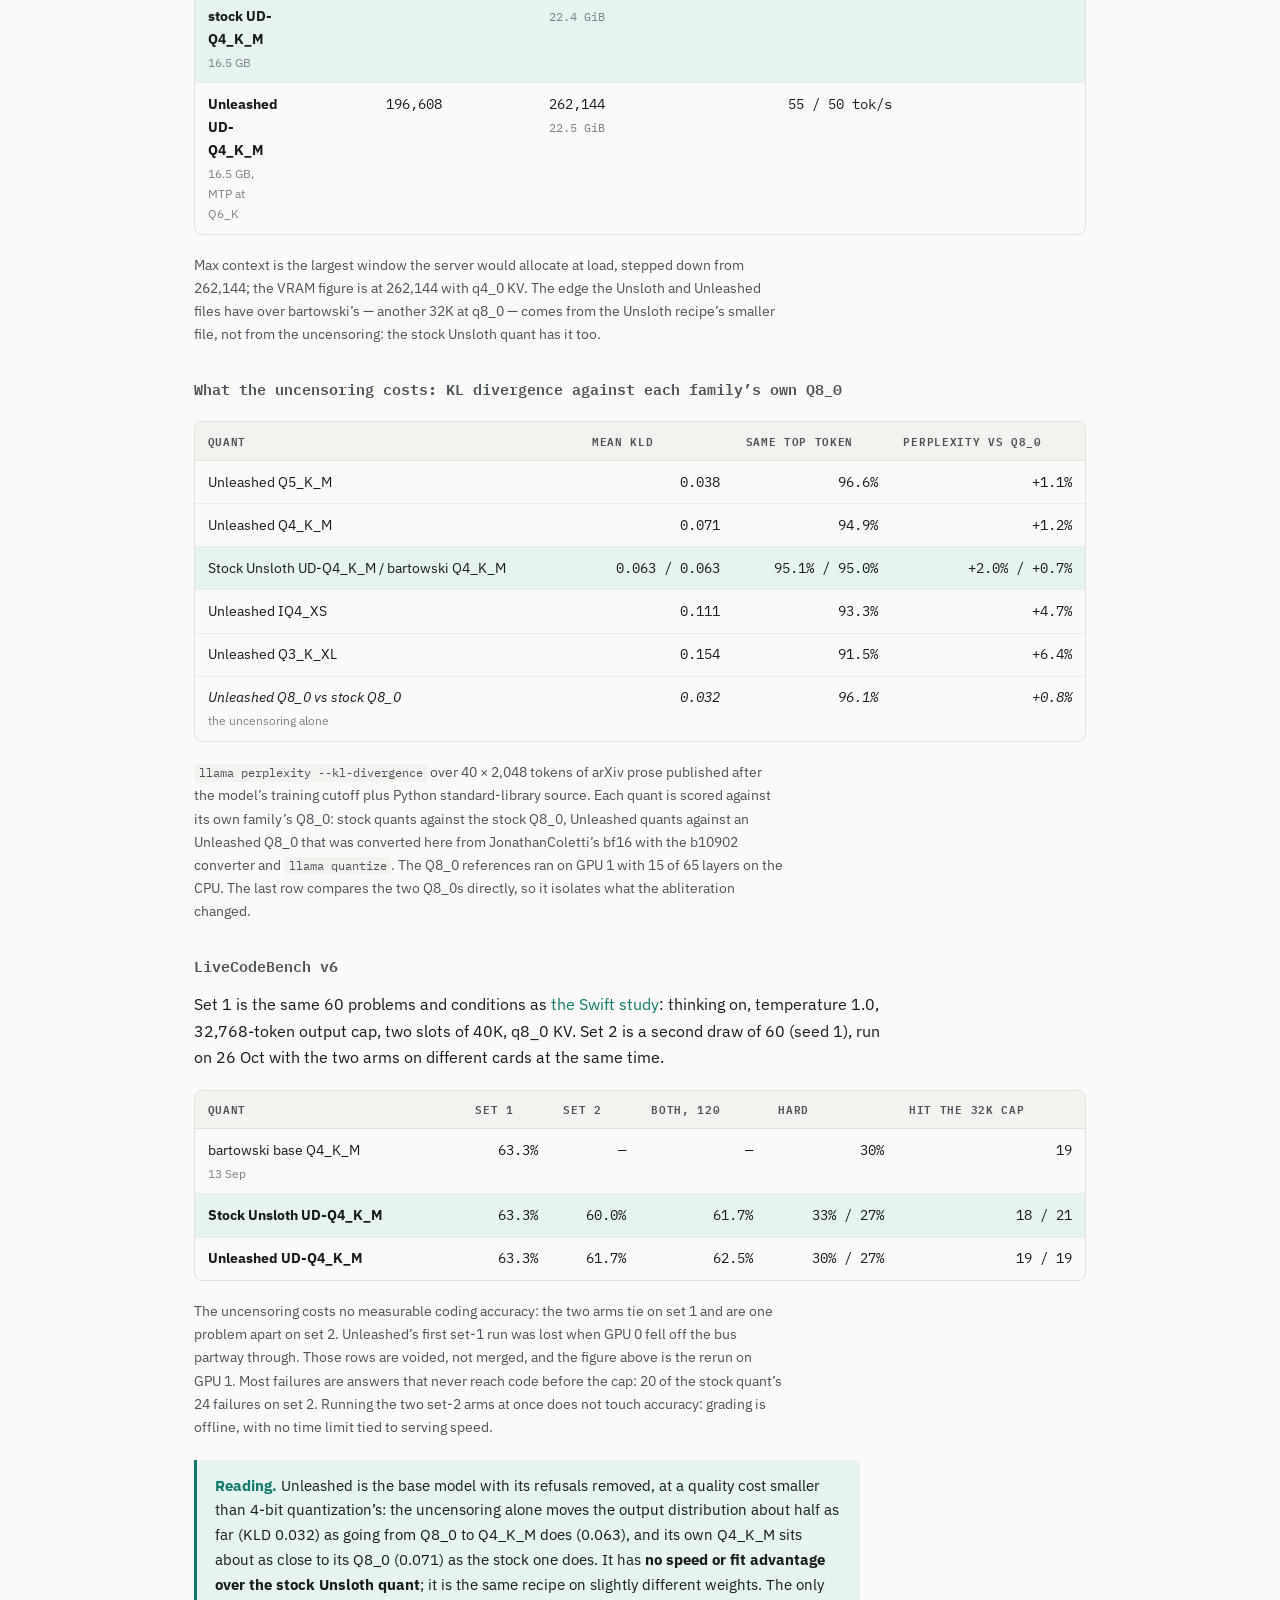
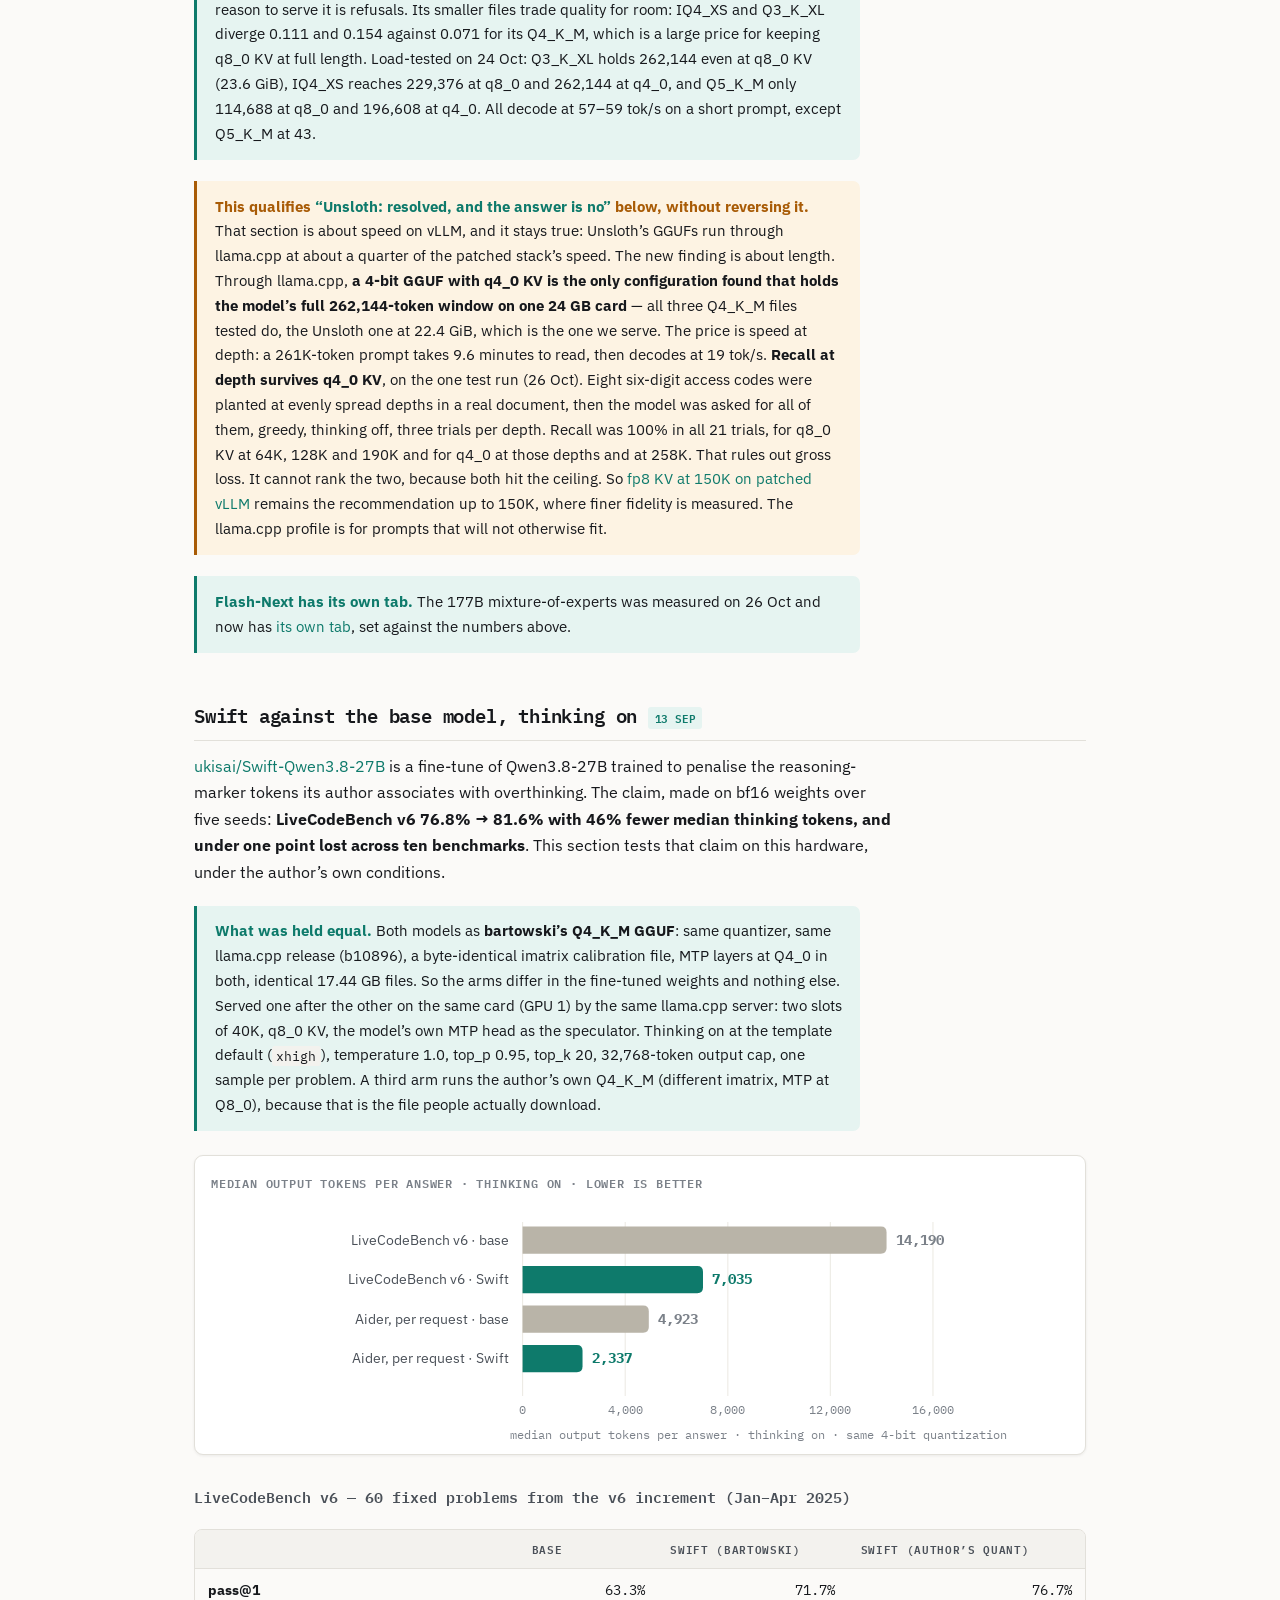
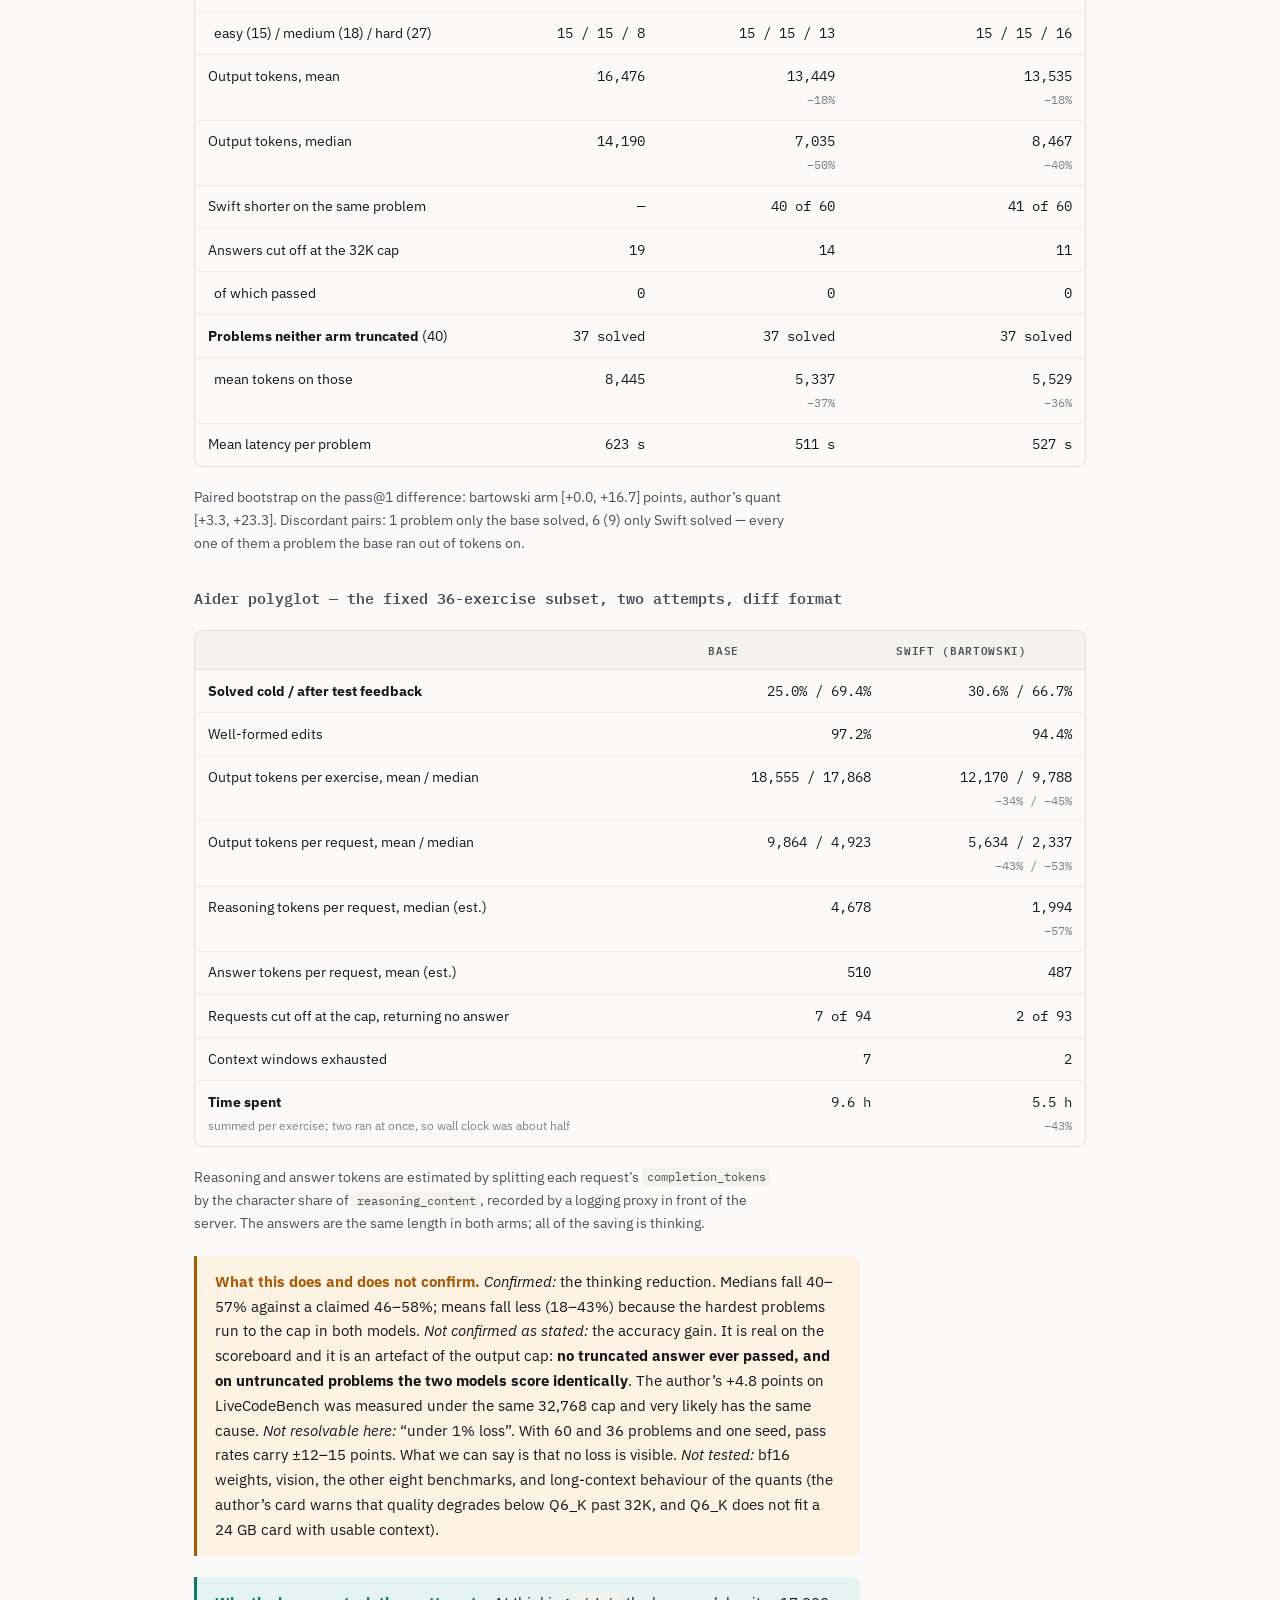
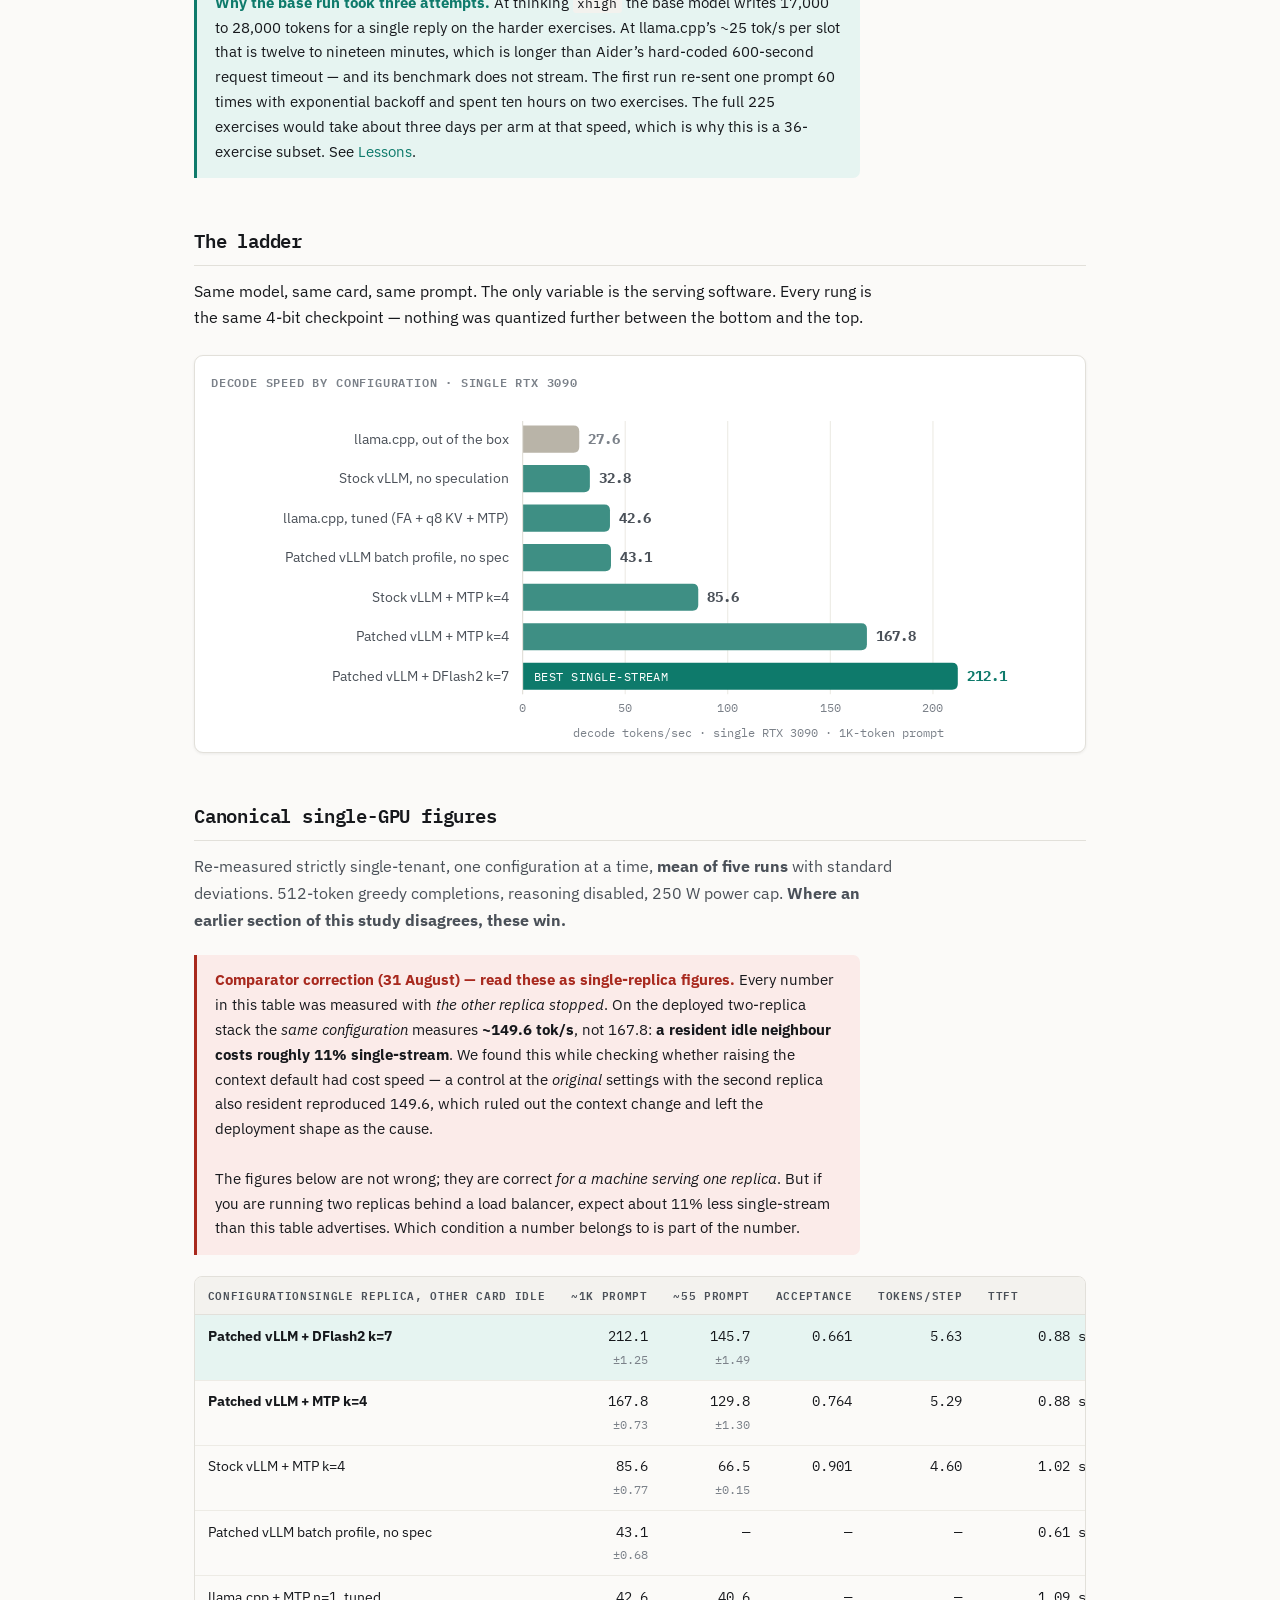
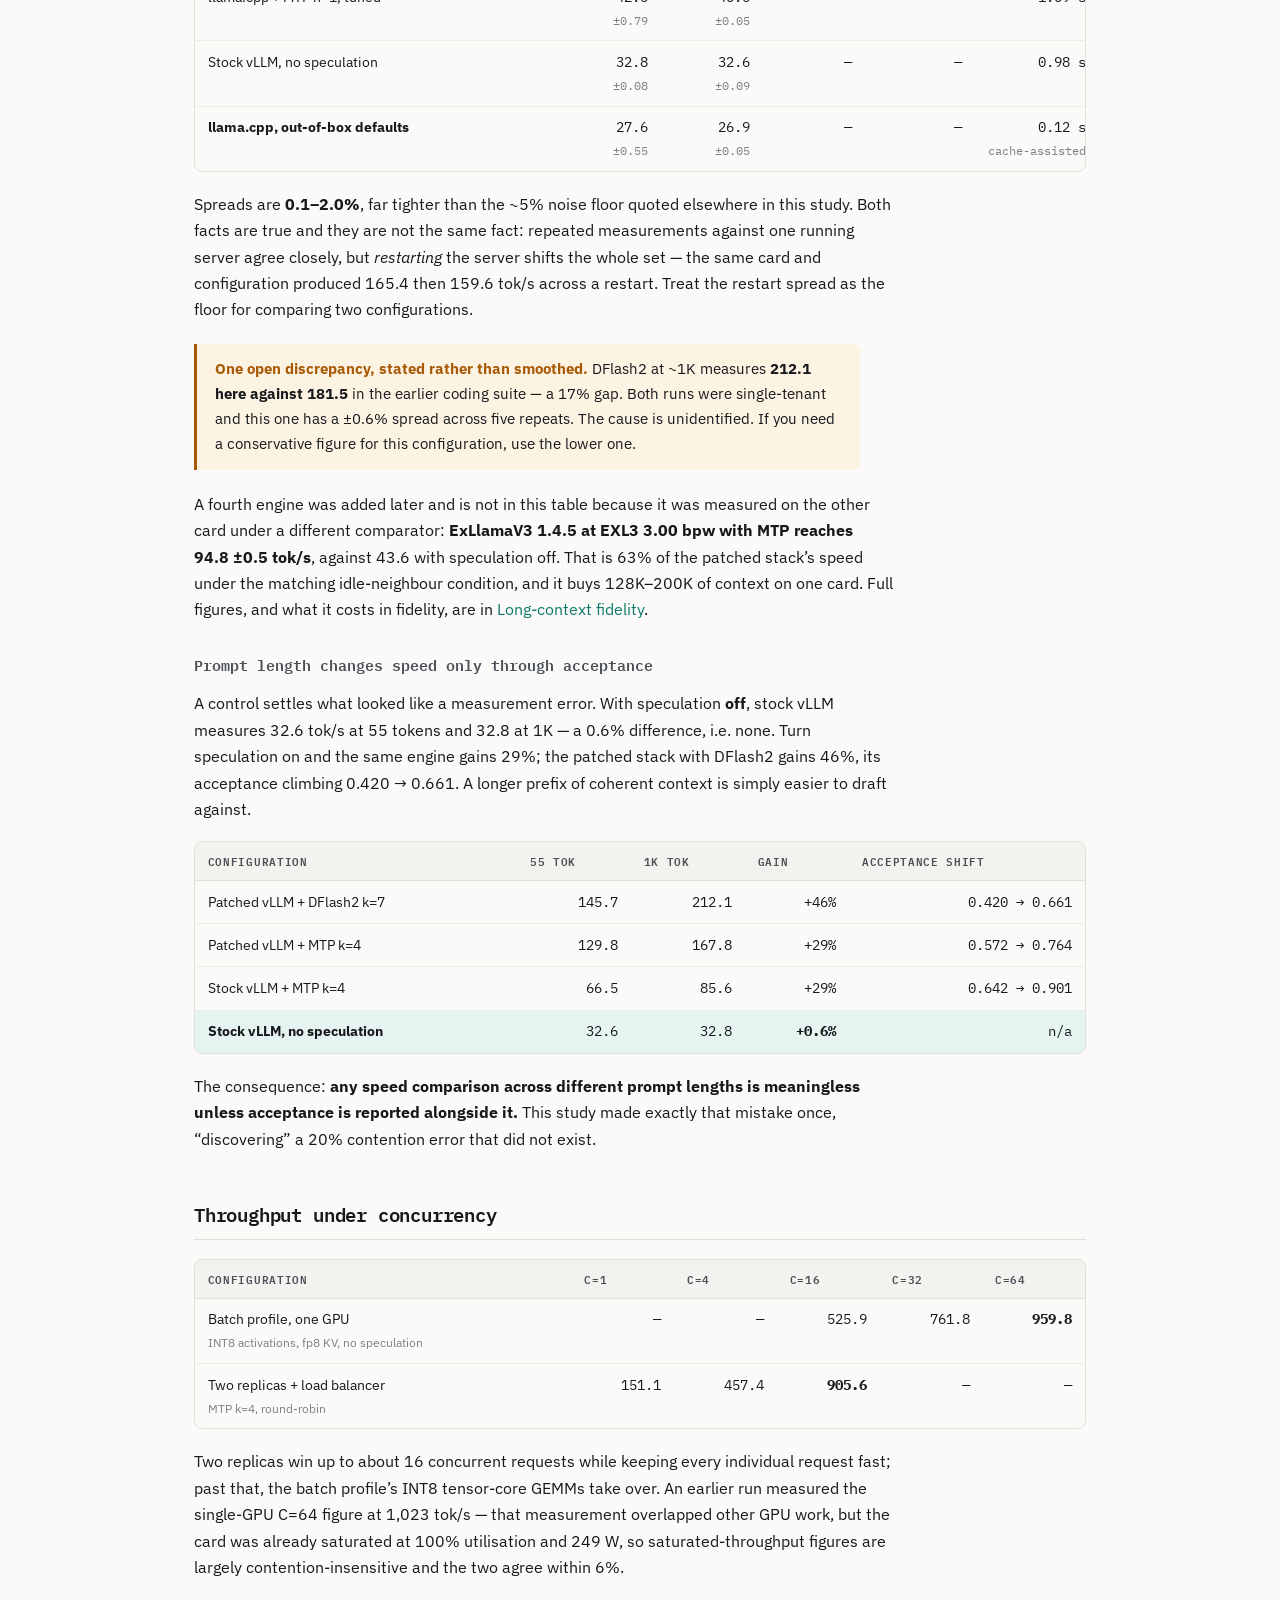
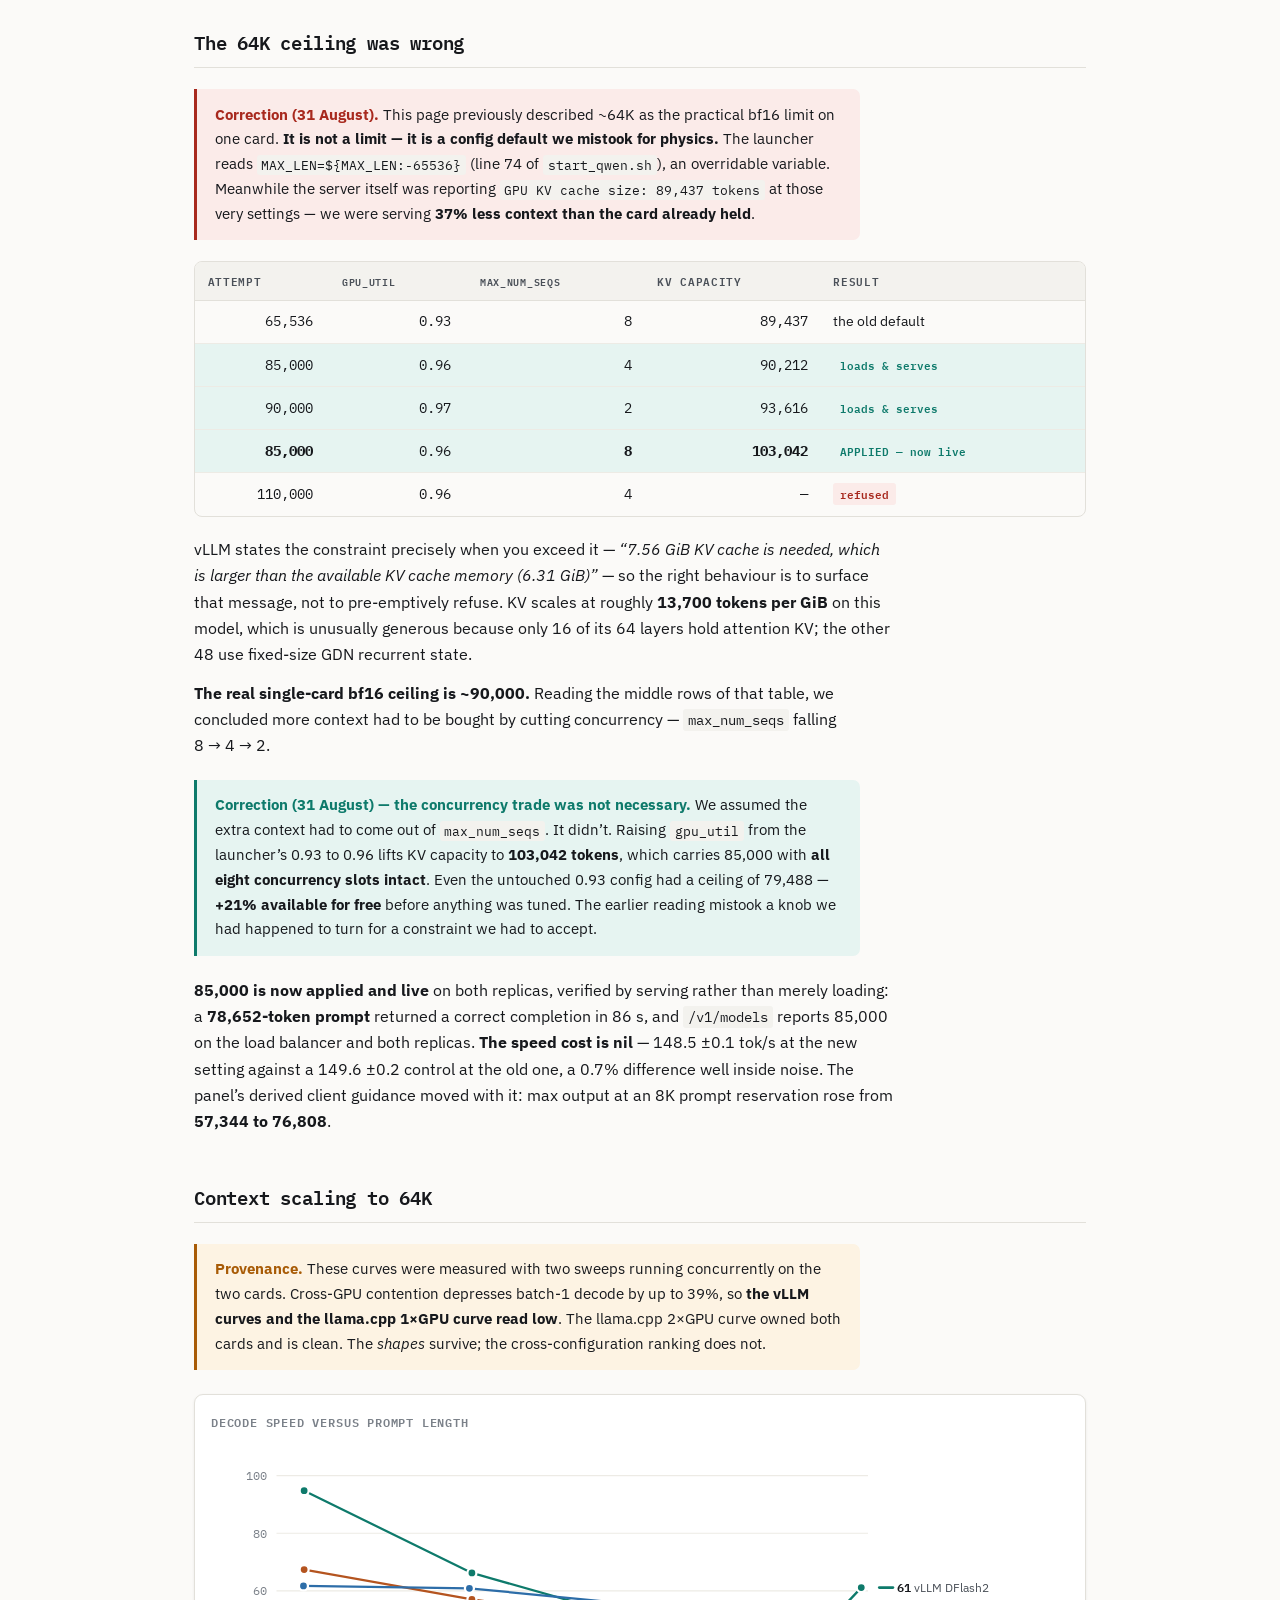
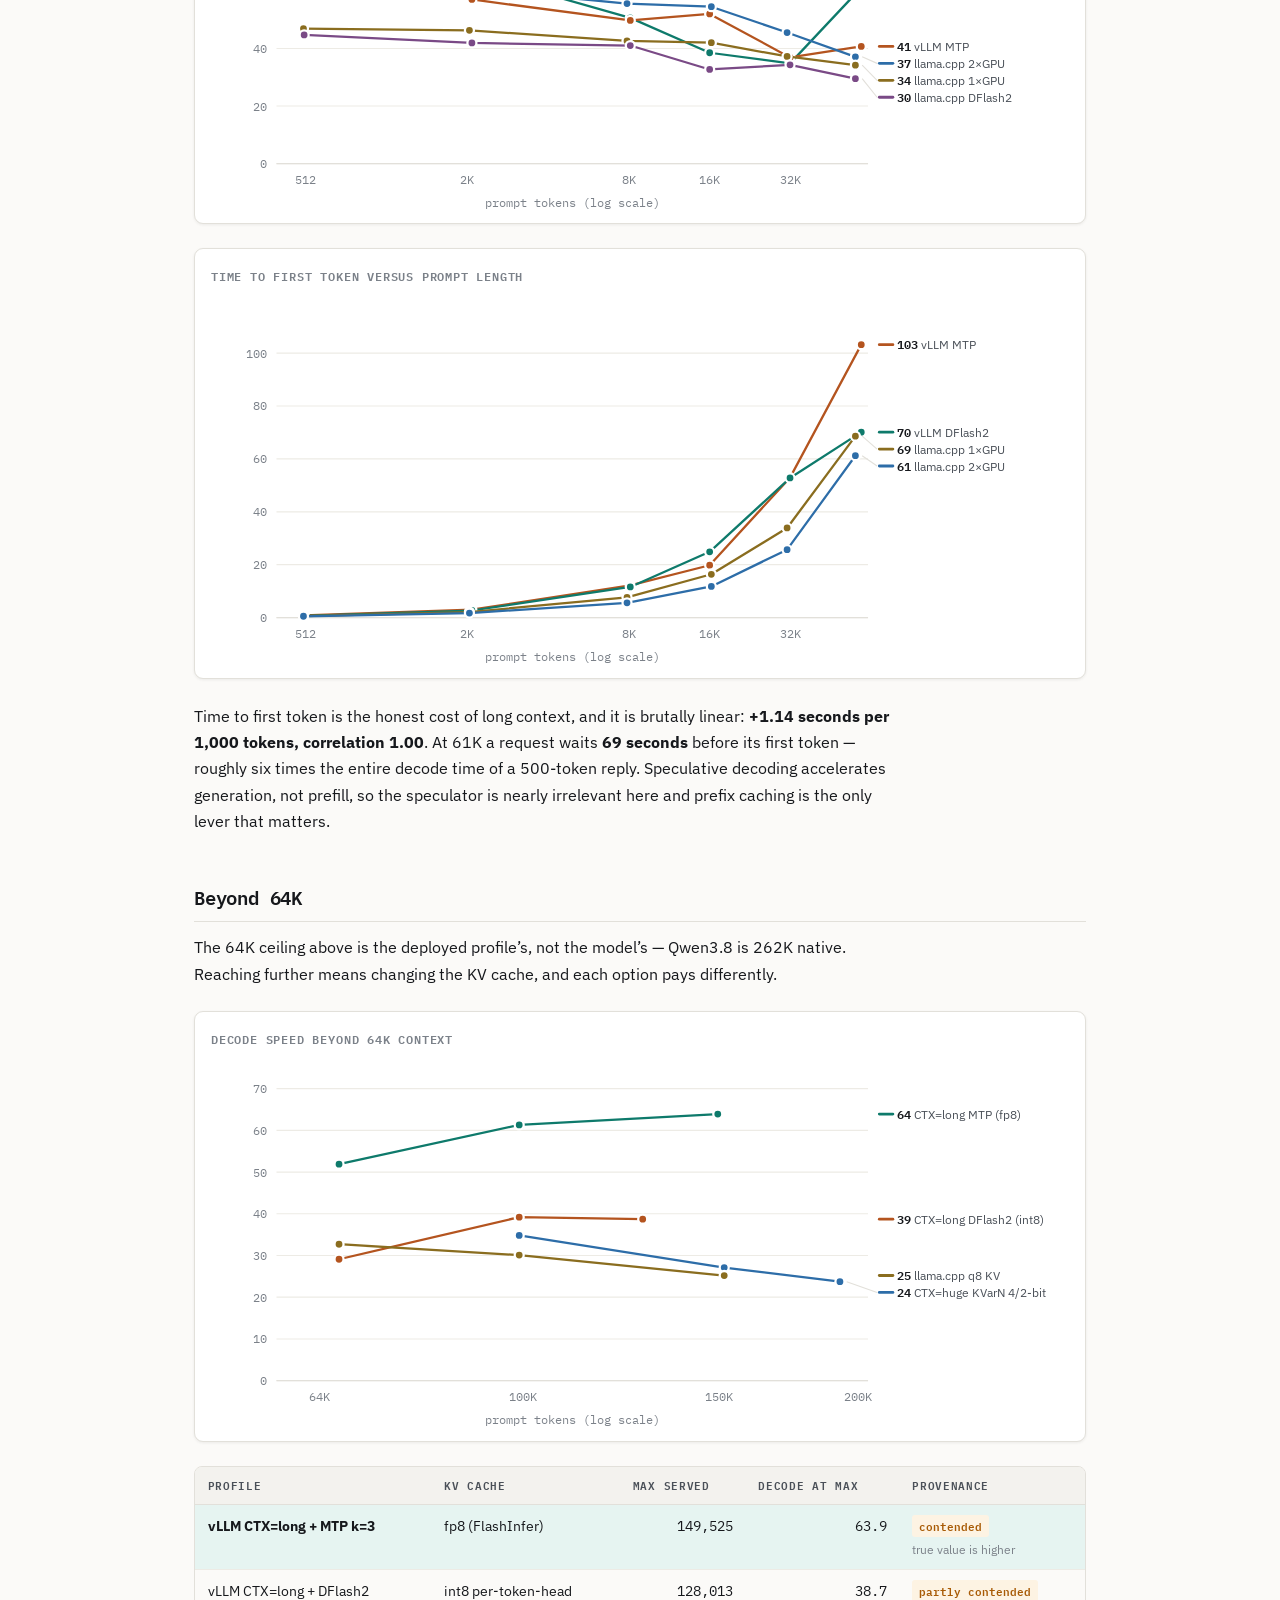
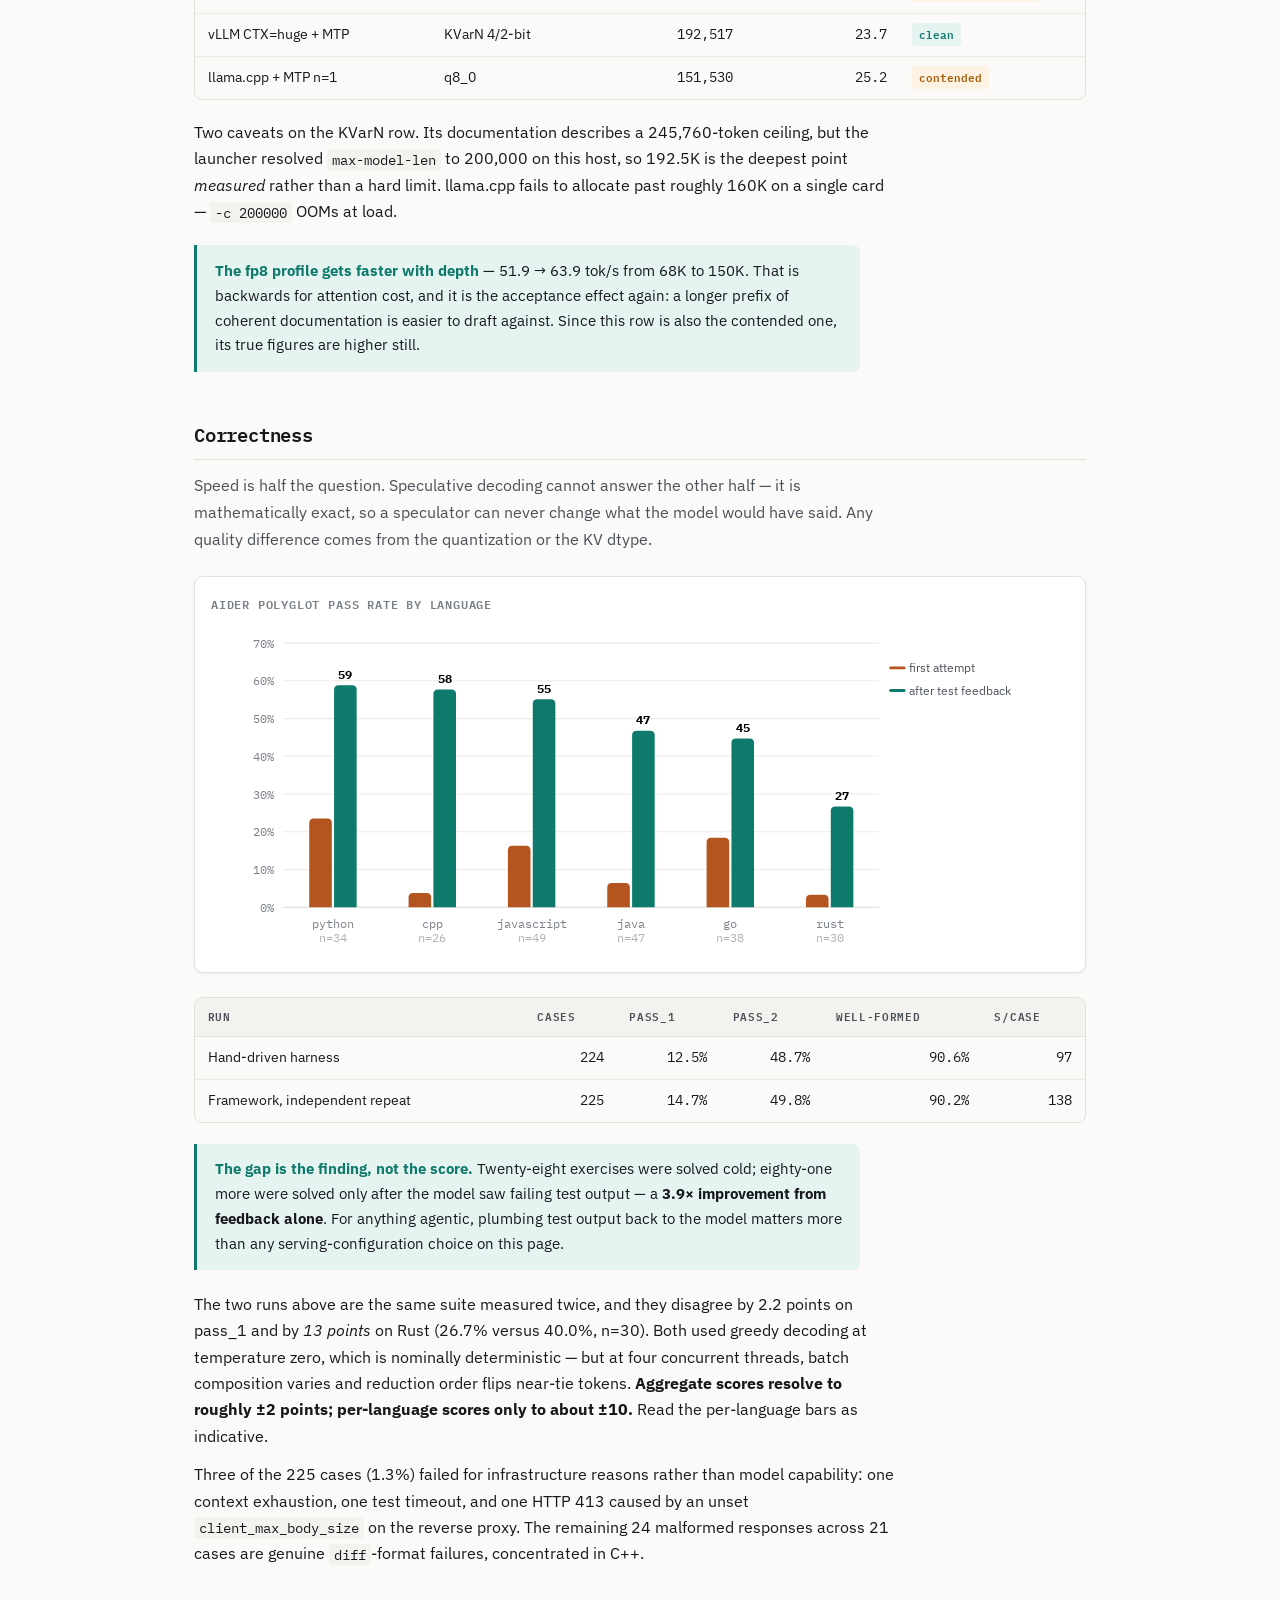
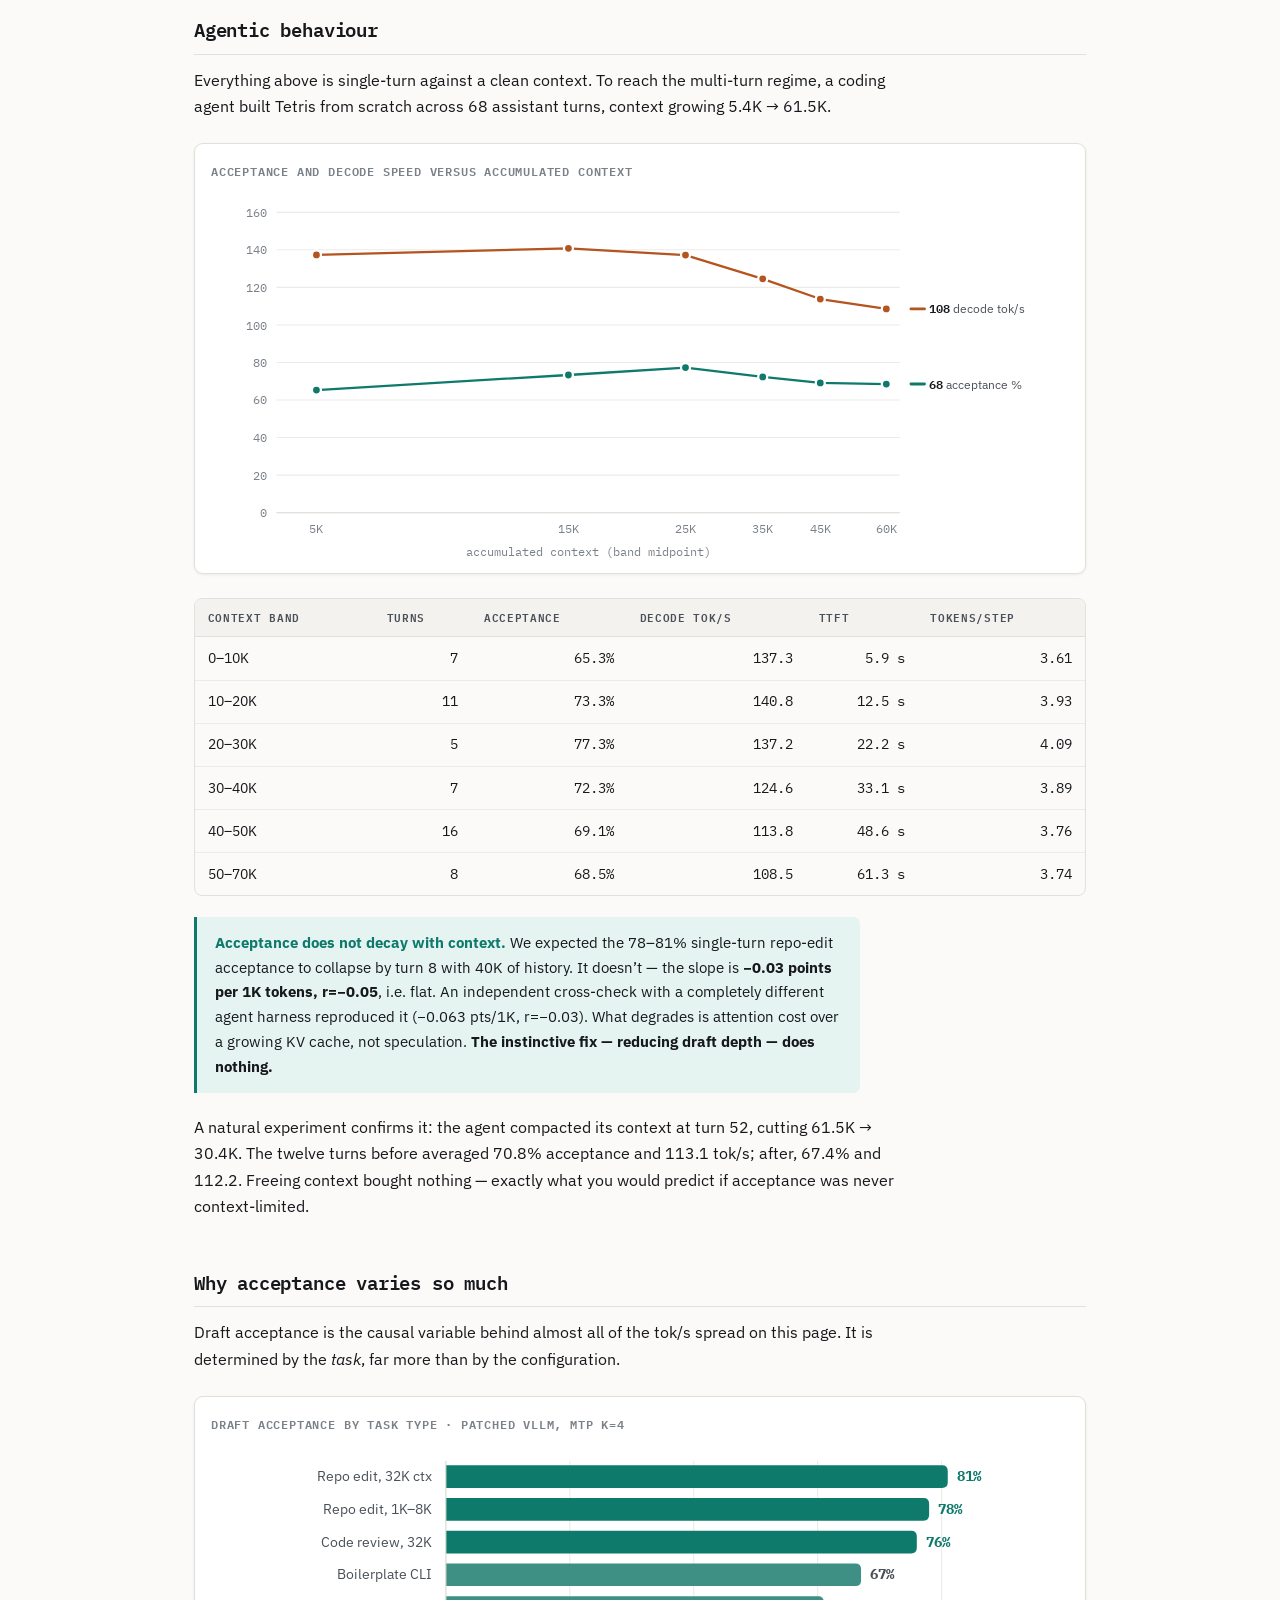
<file: local-frontier.html>
<!DOCTYPE html>
<html lang="en">
<head>
<meta charset="UTF-8">
<meta name="viewport" content="width=device-width, initial-scale=1.0">
<title>Local Frontier · Qwen3.8 on RTX 3090</title>
<link rel="preconnect" href="https://fonts.googleapis.com">
<link rel="preconnect" href="https://fonts.gstatic.com" crossorigin>
<link rel="stylesheet" href="https://fonts.googleapis.com/css2?family=IBM+Plex+Mono:wght@400;500;600;700&family=IBM+Plex+Sans:wght@400;500;600;700&display=swap">
<link rel="stylesheet" href="assets/site.css">
</head>
<body>
<nav class="topbar"><div class="topbar-in">
  <a class="brand" href="index.html">Qwen3.8-27B <span>· RTX 3090</span></a>
  <div class="tabs">
    <a href="index.html">Story</a>
    <a href="local-frontier.html" aria-current="page">Results</a>
    <a href="lessons.html">Lessons</a>
    <a href="setup.html">Setup</a>
    <a href="pi.html">Running on Pi</a>
    <a href="log.html">Log</a>
  </div>
</div></nav>
<main class="wrap">

<header class="hero">
  <p class="kicker">Local frontier &#183; all measurements</p>
  <h1>Every number we measured</h1>
  <p class="standfirst">What two RTX&nbsp;3090s can serve. One tab for Qwen3.8-27B: speed, throughput, context
  scaling, correctness and agentic behaviour. One for Qwen3.8-Flash-Next, a 177B mixture-of-experts. The
  provenance of each figure is attached, because several of them are not what they first appeared to be.</p>
</header>

<div class="ptabs" role="tablist" aria-label="Model">
  <a role="tab" id="ptab-m27b" href="#m27b" aria-controls="panel-m27b">Qwen3.8-27B<span>dense &#183; one card</span></a>
  <a role="tab" id="ptab-flash" href="#flash" aria-controls="panel-flash">Qwen3.8-Flash-Next<span>177B MoE &#183; both cards</span></a>
</div>

<section id="panel-m27b" data-tab="m27b" class="ptab-panel" aria-labelledby="ptab-m27b">

<div class="stats">
  <div class="stat"><div class="v">212.1<small>tok/s</small></div><div class="l">best single-stream</div></div>
  <div class="stat"><div class="v">7.7<small>&#215;</small></div><div class="l">tuning ladder span</div></div>
  <div class="stat"><div class="v">959.8<small>tok/s</small></div><div class="l">one GPU at C=64</div></div>
  <div class="stat"><div class="v">204<small>K</small></div><div class="l">deepest context served, vLLM</div></div>
  <div class="stat"><div class="v">48.7<small>%</small></div><div class="l">Aider polyglot pass_2</div></div>
  <div class="stat"><div class="v">&minus;50<small>%</small></div><div class="l">thinking tokens with Swift, same accuracy</div></div>
  <div class="stat"><div class="v">262<small>K</small></div><div class="l">full window on one card, llama.cpp, q4_0 KV</div></div>
</div>

<div class="box">
  <strong>How to read this page.</strong> Numbers come from three eras of the study, and they were
  not all measured under equal conditions. Where a figure was taken while a second GPU was busy,
  or before the power cap, or with a different prompt corpus, it says so inline. The canonical
  table below supersedes any earlier figure it contradicts.
</div>


<h2 id="unleashed">Unleashed-27B, and the full 262K window on one card <span class="badge">24 OCT</span></h2>
<p><a href="https://huggingface.co/outsourc-e/Qwen3.8-27B-Unleashed-GGUF">outsourc-e/Qwen3.8-27B-Unleashed-GGUF</a>
has a reputation for topping benchmarks. Read from its provenance, it is two existing pieces put together:
<strong>JonathanColetti/Qwen3.8-27B-Uncensored</strong>, a Heretic abliteration of the base model (refusal behaviour
removed by editing the weights, not by training), quantized with <strong>Unsloth&rsquo;s Dynamic 3.0</strong>
per-tensor recipe. There is no training of its own, so any benchmark reputation it has is the base model&rsquo;s. Its
card&rsquo;s own claim is <strong>MMLU 82.98% for its Q3_K_XL against 85.3% for stock bf16</strong>; we did not run
MMLU. This section asks the two questions that matter for serving it: what the uncensoring costs, and whether the file
buys anything on a 24&nbsp;GB card that the stock quants do not.</p>

<div class="box">
  <strong>What was held equal.</strong> Every arm ran on the official <code>llama.cpp:server-cuda</code> image,
  release b10902, on one card, with flash attention and the model&rsquo;s own MTP head as the speculator
  (<code>--spec-type draft-mtp --spec-draft-n-max 1</code>), one slot. Every downloaded GGUF matches its
  Hugging&nbsp;Face sha256. Short-prompt decode is a 512-token greedy completion with thinking off; prefill and
  decode at depth use a real arXiv-prose document, not repeated filler.
</div>

<h3>Fit and speed, one RTX&nbsp;3090</h3>
<div class="tw">
  <table>
    <thead><tr><th>File</th><th>Max context<span class="sub">q8_0 KV</span></th><th>Max context<span class="sub">q4_0 KV</span></th><th>Decode, short prompt<span class="sub">q8_0 / q4_0 KV</span></th><th>At 261K, q4_0 KV<span class="sub">prefill / decode, time to first token</span></th></tr></thead>
    <tbody>
      <tr><td><strong>bartowski stock Q4_K_M</strong><span class="sub">17.4&nbsp;GB, MTP at Q4_0</span></td><td class="n">163,840</td><td class="n">262,144<span class="sub">23.3 GiB</span></td><td class="n">52 / 47&nbsp;tok/s</td><td class="n">450 / 18.1&nbsp;tok/s<span class="sub">9.8 min</span></td></tr>
      <tr class="hl"><td><strong>Unsloth stock UD-Q4_K_M</strong><span class="sub">16.5&nbsp;GB</span></td><td class="n">196,608</td><td class="n">262,144<span class="sub">22.4 GiB</span></td><td class="n">53 / 53&nbsp;tok/s</td><td class="n">459 / 19.0&nbsp;tok/s<span class="sub">9.6 min</span></td></tr>
      <tr><td><strong>Unleashed UD-Q4_K_M</strong><span class="sub">16.5&nbsp;GB, MTP at Q6_K</span></td><td class="n">196,608</td><td class="n">262,144<span class="sub">22.5 GiB</span></td><td class="n">55 / 50&nbsp;tok/s</td><td class="n">455 / 19.5&nbsp;tok/s<span class="sub">9.7 min</span></td></tr>
    </tbody>
  </table>
</div>
<p class="section-note">Max context is the largest window the server would allocate at load, stepped down from
262,144; the VRAM figure is at 262,144 with q4_0 KV. The edge the Unsloth and Unleashed files have over
bartowski&rsquo;s &mdash; another 32K at q8_0 &mdash; comes from the Unsloth recipe&rsquo;s smaller file, not from the
uncensoring: the stock Unsloth quant has it too.</p>

<h3>What the uncensoring costs: KL divergence against each family&rsquo;s own Q8_0</h3>
<div class="tw">
  <table>
    <thead><tr><th>Quant</th><th>Mean KLD</th><th>Same top token</th><th>Perplexity vs Q8_0</th></tr></thead>
    <tbody>
      <tr><td>Unleashed Q5_K_M</td><td class="n">0.038</td><td class="n">96.6%</td><td class="n">+1.1%</td></tr>
      <tr><td>Unleashed Q4_K_M</td><td class="n">0.071</td><td class="n">94.9%</td><td class="n">+1.2%</td></tr>
      <tr class="hl"><td>Stock Unsloth UD-Q4_K_M / bartowski Q4_K_M</td><td class="n">0.063 / 0.063</td><td class="n">95.1% / 95.0%</td><td class="n">+2.0% / +0.7%</td></tr>
      <tr><td>Unleashed IQ4_XS</td><td class="n">0.111</td><td class="n">93.3%</td><td class="n">+4.7%</td></tr>
      <tr><td>Unleashed Q3_K_XL</td><td class="n">0.154</td><td class="n">91.5%</td><td class="n">+6.4%</td></tr>
      <tr><td><em>Unleashed Q8_0 vs stock Q8_0</em><span class="sub">the uncensoring alone</span></td><td class="n"><em>0.032</em></td><td class="n"><em>96.1%</em></td><td class="n"><em>+0.8%</em></td></tr>
    </tbody>
  </table>
</div>
<p class="section-note"><code>llama perplexity --kl-divergence</code> over 40 &times; 2,048 tokens of arXiv prose
published after the model&rsquo;s training cutoff plus Python standard-library source. Each quant is scored against
its own family&rsquo;s Q8_0: stock quants against the stock Q8_0, Unleashed quants against an Unleashed Q8_0 that
was converted here from JonathanColetti&rsquo;s bf16 with the b10902 converter and <code>llama quantize</code>. The Q8_0
references ran on GPU&nbsp;1 with 15 of 65 layers on the CPU. The last row compares the two Q8_0s directly, so it
isolates what the abliteration changed.</p>

<h3>LiveCodeBench v6</h3>
<p>Set 1 is the same 60 problems and conditions as <a href="#swift">the Swift study</a>: thinking on, temperature 1.0,
32,768-token output cap, two slots of 40K, q8_0 KV. Set 2 is a second draw of 60 (seed 1), run on 26 Oct with the two
arms on different cards at the same time.</p>
<div class="tw">
  <table>
    <thead><tr><th>Quant</th><th>Set 1</th><th>Set 2</th><th>Both, 120</th><th>Hard</th><th>Hit the 32K cap</th></tr></thead>
    <tbody>
      <tr><td>bartowski base Q4_K_M<span class="sub">13 Sep</span></td><td class="n">63.3%</td><td class="n">&mdash;</td><td class="n">&mdash;</td><td class="n">30%</td><td class="n">19</td></tr>
      <tr class="hl"><td><strong>Stock Unsloth UD-Q4_K_M</strong></td><td class="n">63.3%</td><td class="n">60.0%</td><td class="n">61.7%</td><td class="n">33% / 27%</td><td class="n">18 / 21</td></tr>
      <tr><td><strong>Unleashed UD-Q4_K_M</strong></td><td class="n">63.3%</td><td class="n">61.7%</td><td class="n">62.5%</td><td class="n">30% / 27%</td><td class="n">19 / 19</td></tr>
    </tbody>
  </table>
</div>
<p class="section-note">The uncensoring costs no measurable coding accuracy: the two arms tie on set 1 and are one
problem apart on set 2. Unleashed&rsquo;s first set-1 run was lost when GPU&nbsp;0 fell off the bus partway through.
Those rows are voided, not merged, and the figure above is the rerun on GPU&nbsp;1. Most failures are answers that
never reach code before the cap: 20 of the stock quant&rsquo;s 24 failures on set 2. Running the two set-2 arms at once
does not touch accuracy: grading is offline, with no time limit tied to serving speed.</p>

<div class="box">
  <strong>Reading.</strong> Unleashed is the base model with its refusals removed, at a quality cost smaller than
  4-bit quantization&rsquo;s: the uncensoring alone moves the output distribution about half as far (KLD 0.032) as
  going from Q8_0 to Q4_K_M does (0.063), and its own Q4_K_M sits about as close to its Q8_0 (0.071) as the stock one
  does. It has <strong>no speed or fit advantage over the stock Unsloth quant</strong>; it is the same recipe on
  slightly different weights. The only reason to serve it is refusals. Its smaller files trade quality for room:
  IQ4_XS and Q3_K_XL diverge 0.111 and 0.154 against 0.071 for its Q4_K_M, which is a large price for keeping q8_0
  KV at full length. Load-tested on 24 Oct: Q3_K_XL holds 262,144 even at q8_0 KV (23.6&nbsp;GiB), IQ4_XS reaches
  229,376 at q8_0 and 262,144 at q4_0, and Q5_K_M only 114,688 at q8_0 and 196,608 at q4_0. All decode at
  57&ndash;59&nbsp;tok/s on a short prompt, except Q5_K_M at 43.
</div>

<div class="box warn">
  <strong>This qualifies <a href="#unsloth">&ldquo;Unsloth: resolved, and the answer is no&rdquo;</a> below, without
  reversing it.</strong> That section is about speed on vLLM, and it stays true: Unsloth&rsquo;s GGUFs run through
  llama.cpp at about a quarter of the patched stack&rsquo;s speed. The new finding is about length. Through llama.cpp,
  <strong>a 4-bit GGUF with q4_0 KV is the only configuration found that holds the model&rsquo;s full
  262,144-token window on one 24&nbsp;GB card</strong> &mdash; all three Q4_K_M files tested do, the Unsloth one at
  22.4&nbsp;GiB, which is the one we serve. The price is speed at depth: a
  261K-token prompt takes 9.6 minutes to read, then decodes at 19&nbsp;tok/s. <strong>Recall at depth survives q4_0
  KV</strong>, on the one test run (26 Oct). Eight six-digit access codes were planted at evenly spread depths in a real
  document, then the model was asked for all of them, greedy, thinking off, three trials per depth. Recall was
  100% in all 21 trials, for q8_0 KV at 64K, 128K and 190K and for q4_0 at those depths and at 258K. That rules out
  gross loss. It cannot rank the two, because both hit the ceiling. So <a href="#ctxdecision">fp8 KV at 150K on
  patched vLLM</a> remains the recommendation up to 150K, where finer fidelity is measured. The llama.cpp profile is
  for prompts that will not otherwise fit.
</div>

<div class="box">
  <strong>Flash-Next has its own tab.</strong> The 177B mixture-of-experts was measured on 26 Oct and now has
  <a href="#flash">its own tab</a>, set against the numbers above.
</div>


<h2 id="swift">Swift against the base model, thinking on <span class="badge">13 SEP</span></h2>
<p><a href="https://huggingface.co/ukisai/Swift-Qwen3.8-27B">ukisai/Swift-Qwen3.8-27B</a> is a fine-tune of
Qwen3.8-27B trained to penalise the reasoning-marker tokens its author associates with overthinking. The
claim, made on bf16 weights over five seeds: <strong>LiveCodeBench v6 76.8% &rarr; 81.6% with 46% fewer median
thinking tokens, and under one point lost across ten benchmarks</strong>. This section tests that claim on
this hardware, under the author&rsquo;s own conditions.</p>

<div class="box">
  <strong>What was held equal.</strong> Both models as <strong>bartowski&rsquo;s Q4_K_M GGUF</strong>: same
  quantizer, same llama.cpp release (b10896), a byte-identical imatrix calibration file, MTP layers at Q4_0 in
  both, identical 17.44&nbsp;GB files. So the arms differ in the fine-tuned weights and nothing else. Served
  one after the other on the same card (GPU&nbsp;1) by the same llama.cpp server: two slots of 40K, q8_0 KV, the
  model&rsquo;s own MTP head as the speculator. Thinking on at the template default (<code>xhigh</code>),
  temperature 1.0, top_p 0.95, top_k 20, 32,768-token output cap, one sample per problem. A third arm runs the
  author&rsquo;s own Q4_K_M (different imatrix, MTP at Q8_0), because that is the file people actually download.
</div>

<figure class="fig">
  <figcaption>Median output tokens per answer &#183; thinking on &#183; lower is better</figcaption>
  <svg class="chart" viewBox="0 0 760 214" role="img" aria-labelledby="sw-t2">
<title id="sw-t2">Median output tokens per answer, base Qwen3.8-27B against Swift, thinking on</title>
<line class="grid" x1="276.0" x2="276.0" y1="16" y2="170"/>
<text class="tick" x="276.0" y="186" text-anchor="middle">0</text>
<line class="grid" x1="366.9" x2="366.9" y1="16" y2="170"/>
<text class="tick" x="366.9" y="186" text-anchor="middle">4,000</text>
<line class="grid" x1="457.8" x2="457.8" y1="16" y2="170"/>
<text class="tick" x="457.8" y="186" text-anchor="middle">8,000</text>
<line class="grid" x1="548.6" x2="548.6" y1="16" y2="170"/>
<text class="tick" x="548.6" y="186" text-anchor="middle">12,000</text>
<line class="grid" x1="639.5" x2="639.5" y1="16" y2="170"/>
<text class="tick" x="639.5" y="186" text-anchor="middle">16,000</text>
<text class="axlbl" x="485" y="208" text-anchor="middle">median output tokens per answer &#183; thinking on &#183; same 4-bit quantization</text>
<path class="bar b-floor" d="M276,20 L593.4,20 Q598.4,20 598.4,25 L598.4,39 Q598.4,44 593.4,44 L276,44 Z"/>
<text class="rowlbl" x="264" y="36.0" text-anchor="end">LiveCodeBench v6 · base</text>
<text class="rowval b-floor" x="606.4" y="36.0">14,190</text>
<path class="bar b-top" d="M276,55 L430.8,55 Q435.8,55 435.8,60 L435.8,74 Q435.8,79 430.8,79 L276,79 Z"/>
<text class="rowlbl" x="264" y="71.0" text-anchor="end">LiveCodeBench v6 · Swift</text>
<text class="rowval b-top" x="443.8" y="71.0">7,035</text>
<path class="bar b-floor" d="M276,90 L382.8,90 Q387.8,90 387.8,95 L387.8,109 Q387.8,114 382.8,114 L276,114 Z"/>
<text class="rowlbl" x="264" y="106.0" text-anchor="end">Aider, per request · base</text>
<text class="rowval b-floor" x="395.8" y="106.0">4,923</text>
<path class="bar b-top" d="M276,125 L324.1,125 Q329.1,125 329.1,130 L329.1,144 Q329.1,149 324.1,149 L276,149 Z"/>
<text class="rowlbl" x="264" y="141.0" text-anchor="end">Aider, per request · Swift</text>
<text class="rowval b-top" x="337.1" y="141.0">2,337</text>
</svg>
</figure>

<h3>LiveCodeBench v6 &mdash; 60 fixed problems from the v6 increment (Jan&ndash;Apr 2025)</h3>
<div class="tw">
  <table>
    <thead><tr><th></th><th>Base</th><th>Swift (bartowski)</th><th>Swift (author&rsquo;s quant)</th></tr></thead>
    <tbody>
      <tr><td><strong>pass@1</strong></td><td class="n">63.3%</td><td class="n">71.7%</td><td class="n">76.7%</td></tr>
      <tr><td>&nbsp;&nbsp;easy (15) / medium (18) / hard (27)</td><td class="n">15 / 15 / 8</td><td class="n">15 / 15 / 13</td><td class="n">15 / 15 / 16</td></tr>
      <tr><td>Output tokens, mean</td><td class="n">16,476</td><td class="n">13,449<span class="sub">&minus;18%</span></td><td class="n">13,535<span class="sub">&minus;18%</span></td></tr>
      <tr><td>Output tokens, median</td><td class="n">14,190</td><td class="n">7,035<span class="sub">&minus;50%</span></td><td class="n">8,467<span class="sub">&minus;40%</span></td></tr>
      <tr><td>Swift shorter on the same problem</td><td class="n">&mdash;</td><td class="n">40 of 60</td><td class="n">41 of 60</td></tr>
      <tr><td>Answers cut off at the 32K cap</td><td class="n">19</td><td class="n">14</td><td class="n">11</td></tr>
      <tr><td>&nbsp;&nbsp;of which passed</td><td class="n">0</td><td class="n">0</td><td class="n">0</td></tr>
      <tr><td><strong>Problems neither arm truncated</strong> (40)</td><td class="n">37 solved</td><td class="n">37 solved</td><td class="n">37 solved</td></tr>
      <tr><td>&nbsp;&nbsp;mean tokens on those</td><td class="n">8,445</td><td class="n">5,337<span class="sub">&minus;37%</span></td><td class="n">5,529<span class="sub">&minus;36%</span></td></tr>
      <tr><td>Mean latency per problem</td><td class="n">623 s</td><td class="n">511 s</td><td class="n">527 s</td></tr>
    </tbody>
  </table>
</div>
<p class="section-note">Paired bootstrap on the pass@1 difference: bartowski arm [+0.0, +16.7] points, author&rsquo;s
quant [+3.3, +23.3]. Discordant pairs: 1 problem only the base solved, 6 (9) only Swift solved &mdash; every one of
them a problem the base ran out of tokens on.</p>

<h3>Aider polyglot &mdash; the fixed 36-exercise subset, two attempts, diff format</h3>
<div class="tw">
  <table>
    <thead><tr><th></th><th>Base</th><th>Swift (bartowski)</th></tr></thead>
    <tbody>
      <tr><td><strong>Solved cold / after test feedback</strong></td><td class="n">25.0% / 69.4%</td><td class="n">30.6% / 66.7%</td></tr>
      <tr><td>Well-formed edits</td><td class="n">97.2%</td><td class="n">94.4%</td></tr>
      <tr><td>Output tokens per exercise, mean / median</td><td class="n">18,555 / 17,868</td><td class="n">12,170 / 9,788<span class="sub">&minus;34% / &minus;45%</span></td></tr>
      <tr><td>Output tokens per request, mean / median</td><td class="n">9,864 / 4,923</td><td class="n">5,634 / 2,337<span class="sub">&minus;43% / &minus;53%</span></td></tr>
      <tr><td>Reasoning tokens per request, median (est.)</td><td class="n">4,678</td><td class="n">1,994<span class="sub">&minus;57%</span></td></tr>
      <tr><td>Answer tokens per request, mean (est.)</td><td class="n">510</td><td class="n">487</td></tr>
      <tr><td>Requests cut off at the cap, returning no answer</td><td class="n">7 of 94</td><td class="n">2 of 93</td></tr>
      <tr><td>Context windows exhausted</td><td class="n">7</td><td class="n">2</td></tr>
      <tr><td><strong>Time spent</strong><span class="sub">summed per exercise; two ran at once, so wall clock was about half</span></td><td class="n">9.6 h</td><td class="n">5.5 h<span class="sub">&minus;43%</span></td></tr>
    </tbody>
  </table>
</div>
<p class="section-note">Reasoning and answer tokens are estimated by splitting each request&rsquo;s
<code>completion_tokens</code> by the character share of <code>reasoning_content</code>, recorded by a logging proxy
in front of the server. The answers are the same length in both arms; all of the saving is thinking.</p>

<div class="box warn">
  <strong>What this does and does not confirm.</strong> <em>Confirmed:</em> the thinking reduction. Medians fall
  40&ndash;57% against a claimed 46&ndash;58%; means fall less (18&ndash;43%) because the hardest problems run to the
  cap in both models. <em>Not confirmed as stated:</em> the accuracy gain. It is real on the scoreboard and it is an
  artefact of the output cap: <strong>no truncated answer ever passed, and on untruncated problems the two models
  score identically</strong>. The author&rsquo;s +4.8 points on LiveCodeBench was measured under the same 32,768 cap and
  very likely has the same cause. <em>Not resolvable here:</em> &ldquo;under 1% loss&rdquo;. With 60 and 36 problems and
  one seed, pass rates carry &plusmn;12&ndash;15 points. What we can say is that no loss is visible.
  <em>Not tested:</em> bf16 weights, vision, the other eight benchmarks, and long-context behaviour of the
  quants (the author&rsquo;s card warns that quality degrades below Q6_K past 32K, and Q6_K does not fit a 24&nbsp;GB
  card with usable context).
</div>

<div class="box">
  <strong>Why the base run took three attempts.</strong> At thinking <code>xhigh</code> the base model writes 17,000 to
  28,000 tokens for a single reply on the harder exercises. At llama.cpp&rsquo;s ~25&nbsp;tok/s per slot that is twelve to nineteen minutes, which is
  longer than Aider&rsquo;s hard-coded 600-second request timeout &mdash; and its benchmark does not stream. The first
  run re-sent one prompt 60 times with exponential backoff and spent ten hours on two exercises. The full 225
  exercises would take about three days per arm at that speed, which is why this is a 36-exercise subset. See
  <a href="lessons.html#swift">Lessons</a>.
</div>

<h2>The ladder</h2>
<p>Same model, same card, same prompt. The only variable is the serving software. Every rung is
the same 4-bit checkpoint &mdash; nothing was quantized further between the bottom and the top.</p>

<figure class="fig">
  <figcaption>Decode speed by configuration &#183; single RTX 3090</figcaption>
  <svg class="chart" viewBox="0 0 760 302" role="img" aria-labelledby="lad-t">
<title id="lad-t">Decode speed by configuration on a single RTX 3090, 1K-token prompt</title>
<line class="grid" x1="276.0" x2="276.0" y1="16" y2="258.0"/>
<text class="tick" x="276.0" y="274.0" text-anchor="middle">0</text>
<line class="grid" x1="366.9" x2="366.9" y1="16" y2="258.0"/>
<text class="tick" x="366.9" y="274.0" text-anchor="middle">50</text>
<line class="grid" x1="457.7" x2="457.7" y1="16" y2="258.0"/>
<text class="tick" x="457.7" y="274.0" text-anchor="middle">100</text>
<line class="grid" x1="548.6" x2="548.6" y1="16" y2="258.0"/>
<text class="tick" x="548.6" y="274.0" text-anchor="middle">150</text>
<line class="grid" x1="639.5" x2="639.5" y1="16" y2="258.0"/>
<text class="tick" x="639.5" y="274.0" text-anchor="middle">200</text>
<text class="axlbl" x="485" y="296" text-anchor="middle">decode tokens/sec &#183; single RTX 3090 &#183; 1K-token prompt</text>
<path class="bar b-floor" d="M276,20 L321.2,20 Q326.2,20 326.2,25 L326.2,39 Q326.2,44 321.2,44 L276,44 Z"/>
<text class="rowlbl" x="264" y="36.0" text-anchor="end">llama.cpp, out of the box</text>
<text class="rowval b-floor" x="334.2" y="36.0">27.6</text>
<path class="bar b-mid" d="M276,55 L330.6,55 Q335.6,55 335.6,60 L335.6,74 Q335.6,79 330.6,79 L276,79 Z"/>
<text class="rowlbl" x="264" y="71.0" text-anchor="end">Stock vLLM, no speculation</text>
<text class="rowval b-mid" x="343.6" y="71.0">32.8</text>
<path class="bar b-mid" d="M276,90 L348.4,90 Q353.4,90 353.4,95 L353.4,109 Q353.4,114 348.4,114 L276,114 Z"/>
<text class="rowlbl" x="264" y="106.0" text-anchor="end">llama.cpp, tuned (FA + q8 KV + MTP)</text>
<text class="rowval b-mid" x="361.4" y="106.0">42.6</text>
<path class="bar b-mid" d="M276,125 L349.3,125 Q354.3,125 354.3,130 L354.3,144 Q354.3,149 349.3,149 L276,149 Z"/>
<text class="rowlbl" x="264" y="141.0" text-anchor="end">Patched vLLM batch profile, no spec</text>
<text class="rowval b-mid" x="362.3" y="141.0">43.1</text>
<path class="bar b-mid" d="M276,160 L426.6,160 Q431.6,160 431.6,165 L431.6,179 Q431.6,184 426.6,184 L276,184 Z"/>
<text class="rowlbl" x="264" y="176.0" text-anchor="end">Stock vLLM + MTP k=4</text>
<text class="rowval b-mid" x="439.6" y="176.0">85.6</text>
<path class="bar b-mid" d="M276,195 L576.0,195 Q581.0,195 581.0,200 L581.0,214 Q581.0,219 576.0,219 L276,219 Z"/>
<text class="rowlbl" x="264" y="211.0" text-anchor="end">Patched vLLM + MTP k=4</text>
<text class="rowval b-mid" x="589.0" y="211.0">167.8</text>
<path class="bar b-top" d="M276,230 L656.5,230 Q661.5,230 661.5,235 L661.5,249 Q661.5,254 656.5,254 L276,254 Z"/>
<text class="rowlbl" x="264" y="246.0" text-anchor="end">Patched vLLM + DFlash2 k=7</text>
<text class="rowval b-top" x="669.5" y="246.0">212.1</text>
<text class="rownote" x="286" y="246.0">BEST SINGLE-STREAM</text>
<line class="axis" x1="276" x2="276" y1="16" y2="258.0"/>
</svg>
</figure>

<h2>Canonical single-GPU figures</h2>
<p class="lede">Re-measured strictly single-tenant, one configuration at a time, <strong>mean of five
runs</strong> with standard deviations. 512-token greedy completions, reasoning disabled, 250&nbsp;W
power cap. <strong>Where an earlier section of this study disagrees, these win.</strong></p>

<div class="box stop">
  <strong>Comparator correction (31 August) &mdash; read these as single-replica figures.</strong>
  Every number in this table was measured with <em>the other replica stopped</em>. On the deployed
  two-replica stack the <em>same configuration</em> measures <strong>~149.6&nbsp;tok/s</strong>, not
  167.8: <strong>a resident idle neighbour costs roughly 11% single-stream</strong>. We found this
  while checking whether raising the context default had cost speed &mdash; a control at the
  <em>original</em> settings with the second replica also resident reproduced 149.6, which ruled out
  the context change and left the deployment shape as the cause.
  <br><br>
  The figures below are not wrong; they are correct <em>for a machine serving one replica</em>. But
  if you are running two replicas behind a load balancer, expect about 11% less single-stream than
  this table advertises. Which condition a number belongs to is part of the number.
</div>

<div class="tw">
<table>
  <thead><tr><th>Configuration<span class="sub">single replica, other card idle</span></th><th>~1K prompt</th><th>~55 prompt</th><th>Acceptance</th><th>Tokens/step</th><th>TTFT</th><th>Peak VRAM</th></tr></thead>
  <tbody>
    <tr class="hl"><td><strong>Patched vLLM + DFlash2 k=7</strong></td><td class="n">212.1 <span class="sub">&#177;1.25</span></td><td class="n">145.7 <span class="sub">&#177;1.49</span></td><td class="n">0.661</td><td class="n">5.63</td><td class="n">0.88 s</td><td class="n">22,973</td></tr>
    <tr><td><strong>Patched vLLM + MTP k=4</strong></td><td class="n">167.8 <span class="sub">&#177;0.73</span></td><td class="n">129.8 <span class="sub">&#177;1.30</span></td><td class="n">0.764</td><td class="n">5.29</td><td class="n">0.88 s</td><td class="n">23,217</td></tr>
    <tr><td>Stock vLLM + MTP k=4</td><td class="n">85.6 <span class="sub">&#177;0.77</span></td><td class="n">66.5 <span class="sub">&#177;0.15</span></td><td class="n">0.901</td><td class="n">4.60</td><td class="n">1.02 s</td><td class="n">20,833</td></tr>
    <tr><td>Patched vLLM batch profile, no spec</td><td class="n">43.1 <span class="sub">&#177;0.68</span></td><td class="n">&mdash;</td><td class="n">&mdash;</td><td class="n">&mdash;</td><td class="n">0.61 s</td><td class="n">23,843</td></tr>
    <tr><td>llama.cpp + MTP n=1, tuned</td><td class="n">42.6 <span class="sub">&#177;0.79</span></td><td class="n">40.6 <span class="sub">&#177;0.05</span></td><td class="n">&mdash;</td><td class="n">&mdash;</td><td class="n">1.09 s</td><td class="n">17,297</td></tr>
    <tr><td>Stock vLLM, no speculation</td><td class="n">32.8 <span class="sub">&#177;0.08</span></td><td class="n">32.6 <span class="sub">&#177;0.09</span></td><td class="n">&mdash;</td><td class="n">&mdash;</td><td class="n">0.98 s</td><td class="n">19,969</td></tr>
    <tr><td><strong>llama.cpp, out-of-box defaults</strong></td><td class="n">27.6 <span class="sub">&#177;0.55</span></td><td class="n">26.9 <span class="sub">&#177;0.05</span></td><td class="n">&mdash;</td><td class="n">&mdash;</td><td class="n">0.12 s <span class="sub">cache-assisted</span></td><td class="n">17,323</td></tr>
  </tbody>
</table>
</div>

<p>Spreads are <strong>0.1&ndash;2.0%</strong>, far tighter than the ~5% noise floor quoted elsewhere in
this study. Both facts are true and they are not the same fact: repeated measurements against one
running server agree closely, but <em>restarting</em> the server shifts the whole set &mdash; the same
card and configuration produced 165.4 then 159.6&nbsp;tok/s across a restart. Treat the restart
spread as the floor for comparing two configurations.</p>

<div class="box warn">
  <strong>One open discrepancy, stated rather than smoothed.</strong> DFlash2 at ~1K measures
  <strong>212.1 here against 181.5</strong> in the earlier coding suite &mdash; a 17% gap. Both runs
  were single-tenant and this one has a &#177;0.6% spread across five repeats. The cause is
  unidentified. If you need a conservative figure for this configuration, use the lower one.
</div>

<p>A fourth engine was added later and is not in this table because it was measured on the other card
under a different comparator: <strong>ExLlamaV3 1.4.5 at EXL3 3.00&nbsp;bpw with MTP reaches
94.8&nbsp;&#177;0.5&nbsp;tok/s</strong>, against 43.6 with speculation off. That is 63% of the patched
stack&rsquo;s speed under the matching idle-neighbour condition, and it buys 128K&ndash;200K of context on
one card. Full figures, and what it costs in fidelity, are in
<a href="#longctx">Long-context fidelity</a>.</p>

<h3>Prompt length changes speed only through acceptance</h3>
<p>A control settles what looked like a measurement error. With speculation <strong>off</strong>, stock
vLLM measures 32.6&nbsp;tok/s at 55 tokens and 32.8 at 1K &mdash; a 0.6% difference, i.e. none. Turn
speculation on and the same engine gains 29%; the patched stack with DFlash2 gains 46%, its
acceptance climbing 0.420&nbsp;&rarr;&nbsp;0.661. A longer prefix of coherent context is simply easier
to draft against.</p>

<div class="tw">
<table>
  <thead><tr><th>Configuration</th><th>55 tok</th><th>1K tok</th><th>Gain</th><th>Acceptance shift</th></tr></thead>
  <tbody>
    <tr><td>Patched vLLM + DFlash2 k=7</td><td class="n">145.7</td><td class="n">212.1</td><td class="n">+46%</td><td class="n">0.420 &rarr; 0.661</td></tr>
    <tr><td>Patched vLLM + MTP k=4</td><td class="n">129.8</td><td class="n">167.8</td><td class="n">+29%</td><td class="n">0.572 &rarr; 0.764</td></tr>
    <tr><td>Stock vLLM + MTP k=4</td><td class="n">66.5</td><td class="n">85.6</td><td class="n">+29%</td><td class="n">0.642 &rarr; 0.901</td></tr>
    <tr class="hl"><td><strong>Stock vLLM, no speculation</strong></td><td class="n">32.6</td><td class="n">32.8</td><td class="n"><strong>+0.6%</strong></td><td class="n">n/a</td></tr>
  </tbody>
</table>
</div>
<p>The consequence: <strong>any speed comparison across different prompt lengths is meaningless
unless acceptance is reported alongside it.</strong> This study made exactly that mistake once,
&ldquo;discovering&rdquo; a 20% contention error that did not exist.</p>

<h2>Throughput under concurrency</h2>
<div class="tw">
<table>
  <thead><tr><th>Configuration</th><th>C=1</th><th>C=4</th><th>C=16</th><th>C=32</th><th>C=64</th></tr></thead>
  <tbody>
    <tr><td>Batch profile, one GPU <span class="sub">INT8 activations, fp8 KV, no speculation</span></td><td class="n">&mdash;</td><td class="n">&mdash;</td><td class="n">525.9</td><td class="n">761.8</td><td class="n"><strong>959.8</strong></td></tr>
    <tr><td>Two replicas + load balancer <span class="sub">MTP k=4, round-robin</span></td><td class="n">151.1</td><td class="n">457.4</td><td class="n"><strong>905.6</strong></td><td class="n">&mdash;</td><td class="n">&mdash;</td></tr>
  </tbody>
</table>
</div>
<p>Two replicas win up to about 16 concurrent requests while keeping every individual request fast;
past that, the batch profile&rsquo;s INT8 tensor-core GEMMs take over. An earlier run measured the
single-GPU C=64 figure at 1,023&nbsp;tok/s &mdash; that measurement overlapped other GPU work, but the
card was already saturated at 100% utilisation and 249&nbsp;W, so saturated-throughput figures are
largely contention-insensitive and the two agree within 6%.</p>

<h2 id="ctxceiling">The 64K ceiling was wrong</h2>
<div class="box stop">
  <strong>Correction (31 August).</strong> This page previously described ~64K as the practical
  bf16 limit on one card. <strong>It is not a limit &mdash; it is a config default we mistook for
  physics.</strong> The launcher reads <code>MAX_LEN=${MAX_LEN:-65536}</code> (line&nbsp;74 of
  <code>start_qwen.sh</code>), an overridable variable. Meanwhile the server itself was reporting
  <code>GPU KV cache size: 89,437 tokens</code> at those very settings &mdash; we were serving
  <strong>37% less context than the card already held</strong>.
</div>

<div class="tw">
<table>
  <thead><tr><th>Attempt</th><th><code>gpu_util</code></th><th><code>max_num_seqs</code></th><th>KV capacity</th><th>Result</th></tr></thead>
  <tbody>
    <tr><td class="n">65,536</td><td class="n">0.93</td><td class="n">8</td><td class="n">89,437</td><td>the old default</td></tr>
    <tr class="hl"><td class="n">85,000</td><td class="n">0.96</td><td class="n">4</td><td class="n">90,212</td><td><span class="badge">loads &amp; serves</span></td></tr>
    <tr class="hl"><td class="n">90,000</td><td class="n">0.97</td><td class="n">2</td><td class="n">93,616</td><td><span class="badge">loads &amp; serves</span></td></tr>
    <tr class="hl"><td class="n"><strong>85,000</strong></td><td class="n">0.96</td><td class="n"><strong>8</strong></td><td class="n"><strong>103,042</strong></td><td><span class="badge">APPLIED &mdash; now live</span></td></tr>
    <tr><td class="n">110,000</td><td class="n">0.96</td><td class="n">4</td><td class="n">&mdash;</td><td><span class="badge stop">refused</span></td></tr>
  </tbody>
</table>
</div>

<p>vLLM states the constraint precisely when you exceed it &mdash; <em>&ldquo;7.56&nbsp;GiB KV cache is
needed, which is larger than the available KV cache memory (6.31&nbsp;GiB)&rdquo;</em> &mdash; so the
right behaviour is to surface that message, not to pre-emptively refuse. KV scales at roughly
<strong>13,700 tokens per GiB</strong> on this model, which is unusually generous because only 16 of
its 64 layers hold attention KV; the other 48 use fixed-size GDN recurrent state.</p>

<p><strong>The real single-card bf16 ceiling is ~90,000.</strong> Reading the middle rows of that
table, we concluded more context had to be bought by cutting concurrency &mdash;
<code>max_num_seqs</code> falling 8&nbsp;&rarr;&nbsp;4&nbsp;&rarr;&nbsp;2.</p>

<div class="box">
  <strong>Correction (31 August) &mdash; the concurrency trade was not necessary.</strong> We assumed
  the extra context had to come out of <code>max_num_seqs</code>. It didn&rsquo;t. Raising
  <code>gpu_util</code> from the launcher&rsquo;s 0.93 to 0.96 lifts KV capacity to
  <strong>103,042 tokens</strong>, which carries 85,000 with <strong>all eight concurrency slots
  intact</strong>. Even the untouched 0.93 config had a ceiling of 79,488 &mdash; <strong>+21%
  available for free</strong> before anything was tuned. The earlier reading mistook a knob we had
  happened to turn for a constraint we had to accept.
</div>

<p><strong>85,000 is now applied and live</strong> on both replicas, verified by serving rather than
merely loading: a <strong>78,652-token prompt</strong> returned a correct completion in 86&nbsp;s, and
<code>/v1/models</code> reports 85,000 on the load balancer and both replicas.
<strong>The speed cost is nil</strong> &mdash; 148.5&nbsp;&plusmn;0.1&nbsp;tok/s at the new setting
against a 149.6&nbsp;&plusmn;0.2 control at the old one, a 0.7% difference well inside noise. The
panel&rsquo;s derived client guidance moved with it: max output at an 8K prompt reservation rose from
<strong>57,344 to 76,808</strong>.</p>

<h2>Context scaling to 64K</h2>
<div class="box warn">
  <strong>Provenance.</strong> These curves were measured with two sweeps running concurrently on
  the two cards. Cross-GPU contention depresses batch-1 decode by up to 39%, so <strong>the vLLM
  curves and the llama.cpp 1&#215;GPU curve read low</strong>. The llama.cpp 2&#215;GPU curve owned both
  cards and is clean. The <em>shapes</em> survive; the cross-configuration ranking does not.
</div>

<figure class="fig">
  <figcaption>Decode speed versus prompt length</figcaption>
  <svg class="chart" viewBox="0 0 760 330" role="img" aria-labelledby="ctxd-t">
<title id="ctxd-t">Decode speed versus prompt length</title>
<line class="grid" x1="58" x2="582" y1="284.0" y2="284.0"/>
<text class="tick" x="50" y="288.0" text-anchor="end">0</text>
<line class="grid" x1="58" x2="582" y1="233.0" y2="233.0"/>
<text class="tick" x="50" y="237.0" text-anchor="end">20</text>
<line class="grid" x1="58" x2="582" y1="182.0" y2="182.0"/>
<text class="tick" x="50" y="186.0" text-anchor="end">40</text>
<line class="grid" x1="58" x2="582" y1="131.0" y2="131.0"/>
<text class="tick" x="50" y="135.0" text-anchor="end">60</text>
<line class="grid" x1="58" x2="582" y1="79.9" y2="79.9"/>
<text class="tick" x="50" y="83.9" text-anchor="end">80</text>
<line class="grid" x1="58" x2="582" y1="28.9" y2="28.9"/>
<text class="tick" x="50" y="32.9" text-anchor="end">100</text>
<text class="tick" x="83.5" y="302" text-anchor="middle">512</text>
<text class="tick" x="226.7" y="302" text-anchor="middle">2K</text>
<text class="tick" x="369.9" y="302" text-anchor="middle">8K</text>
<text class="tick" x="441.4" y="302" text-anchor="middle">16K</text>
<text class="tick" x="513.0" y="302" text-anchor="middle">32K</text>
<line class="axis" x1="58" x2="582" y1="284.0" y2="284.0"/>
<text class="axlbl" x="320" y="322" text-anchor="middle">prompt tokens (log scale)</text>
<path class="ln s1" d="M82.5,42.2 L231.1,115.1 L371.4,154.9 L441.7,185.8 L512.9,195.2 L576.0,128.1"/>
<circle class="pt s1" cx="82.5" cy="42.2" r="4"/>
<circle class="pt s1" cx="231.1" cy="115.1" r="4"/>
<circle class="pt s1" cx="371.4" cy="154.9" r="4"/>
<circle class="pt s1" cx="441.7" cy="185.8" r="4"/>
<circle class="pt s1" cx="512.9" cy="195.2" r="4"/>
<circle class="pt s1" cx="576.0" cy="128.1" r="4"/>
<path class="ln s2" d="M82.5,112.1 L231.1,138.6 L371.4,157.2 L441.7,151.4 L512.9,189.9 L576.0,180.2"/>
<circle class="pt s2" cx="82.5" cy="112.1" r="4"/>
<circle class="pt s2" cx="231.1" cy="138.6" r="4"/>
<circle class="pt s2" cx="371.4" cy="157.2" r="4"/>
<circle class="pt s2" cx="441.7" cy="151.4" r="4"/>
<circle class="pt s2" cx="512.9" cy="189.9" r="4"/>
<circle class="pt s2" cx="576.0" cy="180.2" r="4"/>
<path class="ln s3" d="M81.9,126.6 L228.9,128.7 L368.5,142.2 L443.2,145.0 L510.3,167.9 L570.8,189.4"/>
<circle class="pt s3" cx="81.9" cy="126.6" r="4"/>
<circle class="pt s3" cx="228.9" cy="128.7" r="4"/>
<circle class="pt s3" cx="368.5" cy="142.2" r="4"/>
<circle class="pt s3" cx="443.2" cy="145.0" r="4"/>
<circle class="pt s3" cx="510.3" cy="167.9" r="4"/>
<circle class="pt s3" cx="570.8" cy="189.4" r="4"/>
<path class="ln s4" d="M81.9,164.4 L228.9,165.9 L368.5,175.3 L443.2,176.9 L510.3,189.1 L570.8,196.8"/>
<circle class="pt s4" cx="81.9" cy="164.4" r="4"/>
<circle class="pt s4" cx="228.9" cy="165.9" r="4"/>
<circle class="pt s4" cx="368.5" cy="175.3" r="4"/>
<circle class="pt s4" cx="443.2" cy="176.9" r="4"/>
<circle class="pt s4" cx="510.3" cy="189.1" r="4"/>
<circle class="pt s4" cx="570.8" cy="196.8" r="4"/>
<path class="ln s5" d="M82.5,170.0 L231.1,177.1 L371.4,179.4 L441.7,200.6 L512.9,196.5 L570.8,208.8"/>
<circle class="pt s5" cx="82.5" cy="170.0" r="4"/>
<circle class="pt s5" cx="231.1" cy="177.1" r="4"/>
<circle class="pt s5" cx="371.4" cy="179.4" r="4"/>
<circle class="pt s5" cx="441.7" cy="200.6" r="4"/>
<circle class="pt s5" cx="512.9" cy="196.5" r="4"/>
<circle class="pt s5" cx="570.8" cy="208.8" r="4"/>
<line class="key s1" x1="592" x2="604" y1="128.1" y2="128.1"/>
<text class="endlbl" x="608" y="132.1"><tspan class="val">61</tspan> vLLM DFlash2</text>
<line class="key s2" x1="592" x2="604" y1="180.2" y2="180.2"/>
<text class="endlbl" x="608" y="184.2"><tspan class="val">41</tspan> vLLM MTP</text>
<line class="leader" x1="576.8" y1="189.4" x2="590" y2="195.2"/>
<line class="key s3" x1="592" x2="604" y1="195.2" y2="195.2"/>
<text class="endlbl" x="608" y="199.2"><tspan class="val">37</tspan> llama.cpp 2×GPU</text>
<line class="leader" x1="576.8" y1="196.8" x2="590" y2="210.2"/>
<line class="key s4" x1="592" x2="604" y1="210.2" y2="210.2"/>
<text class="endlbl" x="608" y="214.2"><tspan class="val">34</tspan> llama.cpp 1×GPU</text>
<line class="leader" x1="576.8" y1="208.8" x2="590" y2="225.2"/>
<line class="key s5" x1="592" x2="604" y1="225.2" y2="225.2"/>
<text class="endlbl" x="608" y="229.2"><tspan class="val">30</tspan> llama.cpp DFlash2</text>
</svg>
</figure>

<figure class="fig">
  <figcaption>Time to first token versus prompt length</figcaption>
  <svg class="chart" viewBox="0 0 760 330" role="img" aria-labelledby="ctxt-t">
<title id="ctxt-t">Time to first token versus prompt length</title>
<line class="grid" x1="58" x2="582" y1="284.0" y2="284.0"/>
<text class="tick" x="50" y="288.0" text-anchor="end">0</text>
<line class="grid" x1="58" x2="582" y1="237.1" y2="237.1"/>
<text class="tick" x="50" y="241.1" text-anchor="end">20</text>
<line class="grid" x1="58" x2="582" y1="190.3" y2="190.3"/>
<text class="tick" x="50" y="194.3" text-anchor="end">40</text>
<line class="grid" x1="58" x2="582" y1="143.4" y2="143.4"/>
<text class="tick" x="50" y="147.4" text-anchor="end">60</text>
<line class="grid" x1="58" x2="582" y1="96.5" y2="96.5"/>
<text class="tick" x="50" y="100.5" text-anchor="end">80</text>
<line class="grid" x1="58" x2="582" y1="49.7" y2="49.7"/>
<text class="tick" x="50" y="53.7" text-anchor="end">100</text>
<text class="tick" x="83.5" y="302" text-anchor="middle">512</text>
<text class="tick" x="226.7" y="302" text-anchor="middle">2K</text>
<text class="tick" x="369.9" y="302" text-anchor="middle">8K</text>
<text class="tick" x="441.4" y="302" text-anchor="middle">16K</text>
<text class="tick" x="513.0" y="302" text-anchor="middle">32K</text>
<line class="axis" x1="58" x2="582" y1="284.0" y2="284.0"/>
<text class="axlbl" x="320" y="322" text-anchor="middle">prompt tokens (log scale)</text>
<path class="ln s2" d="M82.5,282.1 L231.1,277.0 L371.4,255.4 L441.7,237.6 L512.9,160.0 L576.0,42.2"/>
<circle class="pt s2" cx="82.5" cy="282.1" r="4"/>
<circle class="pt s2" cx="231.1" cy="277.0" r="4"/>
<circle class="pt s2" cx="371.4" cy="255.4" r="4"/>
<circle class="pt s2" cx="441.7" cy="237.6" r="4"/>
<circle class="pt s2" cx="512.9" cy="160.0" r="4"/>
<circle class="pt s2" cx="576.0" cy="42.2" r="4"/>
<path class="ln s1" d="M82.5,282.4 L231.1,277.7 L371.4,256.8 L441.7,225.7 L512.9,160.3 L576.0,119.7"/>
<circle class="pt s1" cx="82.5" cy="282.4" r="4"/>
<circle class="pt s1" cx="231.1" cy="277.7" r="4"/>
<circle class="pt s1" cx="371.4" cy="256.8" r="4"/>
<circle class="pt s1" cx="441.7" cy="225.7" r="4"/>
<circle class="pt s1" cx="512.9" cy="160.3" r="4"/>
<circle class="pt s1" cx="576.0" cy="119.7" r="4"/>
<path class="ln s4" d="M81.9,282.6 L228.9,279.1 L368.5,266.0 L443.2,245.6 L510.3,204.6 L570.8,123.3"/>
<circle class="pt s4" cx="81.9" cy="282.6" r="4"/>
<circle class="pt s4" cx="228.9" cy="279.1" r="4"/>
<circle class="pt s4" cx="368.5" cy="266.0" r="4"/>
<circle class="pt s4" cx="443.2" cy="245.6" r="4"/>
<circle class="pt s4" cx="510.3" cy="204.6" r="4"/>
<circle class="pt s4" cx="570.8" cy="123.3" r="4"/>
<path class="ln s3" d="M81.9,282.8 L228.9,280.0 L368.5,270.9 L443.2,256.4 L510.3,223.8 L570.8,140.6"/>
<circle class="pt s3" cx="81.9" cy="282.8" r="4"/>
<circle class="pt s3" cx="228.9" cy="280.0" r="4"/>
<circle class="pt s3" cx="368.5" cy="270.9" r="4"/>
<circle class="pt s3" cx="443.2" cy="256.4" r="4"/>
<circle class="pt s3" cx="510.3" cy="223.8" r="4"/>
<circle class="pt s3" cx="570.8" cy="140.6" r="4"/>
<line class="key s2" x1="592" x2="604" y1="42.2" y2="42.2"/>
<text class="endlbl" x="608" y="46.2"><tspan class="val">103</tspan> vLLM MTP</text>
<line class="key s1" x1="592" x2="604" y1="119.7" y2="119.7"/>
<text class="endlbl" x="608" y="123.7"><tspan class="val">70</tspan> vLLM DFlash2</text>
<line class="leader" x1="576.8" y1="123.3" x2="590" y2="134.7"/>
<line class="key s4" x1="592" x2="604" y1="134.7" y2="134.7"/>
<text class="endlbl" x="608" y="138.7"><tspan class="val">69</tspan> llama.cpp 1×GPU</text>
<line class="leader" x1="576.8" y1="140.6" x2="590" y2="149.7"/>
<line class="key s3" x1="592" x2="604" y1="149.7" y2="149.7"/>
<text class="endlbl" x="608" y="153.7"><tspan class="val">61</tspan> llama.cpp 2×GPU</text>
</svg>
</figure>

<p>Time to first token is the honest cost of long context, and it is brutally linear:
<strong>+1.14 seconds per 1,000 tokens, correlation 1.00</strong>. At 61K a request waits
<strong>69 seconds</strong> before its first token &mdash; roughly six times the entire decode time of a
500-token reply. Speculative decoding accelerates generation, not prefill, so the speculator is
nearly irrelevant here and prefix caching is the only lever that matters.</p>

<h2>Beyond 64K</h2>
<p>The 64K ceiling above is the deployed profile&rsquo;s, not the model&rsquo;s &mdash; Qwen3.8 is 262K
native. Reaching further means changing the KV cache, and each option pays differently.</p>

<figure class="fig">
  <figcaption>Decode speed beyond 64K context</figcaption>
  <svg class="chart" viewBox="0 0 760 330" role="img" aria-labelledby="ctxl-t">
<title id="ctxl-t">Decode speed beyond 64K context</title>
<line class="grid" x1="58" x2="582" y1="284.0" y2="284.0"/>
<text class="tick" x="50" y="288.0" text-anchor="end">0</text>
<line class="grid" x1="58" x2="582" y1="247.1" y2="247.1"/>
<text class="tick" x="50" y="251.1" text-anchor="end">10</text>
<line class="grid" x1="58" x2="582" y1="210.1" y2="210.1"/>
<text class="tick" x="50" y="214.1" text-anchor="end">20</text>
<line class="grid" x1="58" x2="582" y1="173.2" y2="173.2"/>
<text class="tick" x="50" y="177.2" text-anchor="end">30</text>
<line class="grid" x1="58" x2="582" y1="136.2" y2="136.2"/>
<text class="tick" x="50" y="140.2" text-anchor="end">40</text>
<line class="grid" x1="58" x2="582" y1="99.3" y2="99.3"/>
<text class="tick" x="50" y="103.3" text-anchor="end">50</text>
<line class="grid" x1="58" x2="582" y1="62.3" y2="62.3"/>
<text class="tick" x="50" y="66.3" text-anchor="end">60</text>
<line class="grid" x1="58" x2="582" y1="25.4" y2="25.4"/>
<text class="tick" x="50" y="29.4" text-anchor="end">70</text>
<text class="tick" x="95.8" y="302" text-anchor="middle">64K</text>
<text class="tick" x="276.7" y="302" text-anchor="middle">100K</text>
<text class="tick" x="450.2" y="302" text-anchor="middle">150K</text>
<text class="tick" x="573.4" y="302" text-anchor="middle">200K</text>
<line class="axis" x1="58" x2="582" y1="284.0" y2="284.0"/>
<text class="axlbl" x="320" y="322" text-anchor="middle">prompt tokens (log scale)</text>
<path class="ln s1" d="M113.4,92.3 L273.0,57.5 L448.9,47.9"/>
<circle class="pt s1" cx="113.4" cy="92.3" r="4"/>
<circle class="pt s1" cx="273.0" cy="57.5" r="4"/>
<circle class="pt s1" cx="448.9" cy="47.9" r="4"/>
<path class="ln s2" d="M113.4,176.5 L273.0,139.2 L382.4,141.0"/>
<circle class="pt s2" cx="113.4" cy="176.5" r="4"/>
<circle class="pt s2" cx="273.0" cy="139.2" r="4"/>
<circle class="pt s2" cx="382.4" cy="141.0" r="4"/>
<path class="ln s3" d="M273.0,155.4 L454.6,183.9 L557.1,196.4"/>
<circle class="pt s3" cx="273.0" cy="155.4" r="4"/>
<circle class="pt s3" cx="454.6" cy="183.9" r="4"/>
<circle class="pt s3" cx="557.1" cy="196.4" r="4"/>
<path class="ln s4" d="M113.4,163.2 L273.0,172.8 L454.6,190.9"/>
<circle class="pt s4" cx="113.4" cy="163.2" r="4"/>
<circle class="pt s4" cx="273.0" cy="172.8" r="4"/>
<circle class="pt s4" cx="454.6" cy="190.9" r="4"/>
<line class="key s1" x1="592" x2="604" y1="47.9" y2="47.9"/>
<text class="endlbl" x="608" y="51.9"><tspan class="val">64</tspan> CTX=long MTP (fp8)</text>
<line class="key s2" x1="592" x2="604" y1="141.0" y2="141.0"/>
<text class="endlbl" x="608" y="145.0"><tspan class="val">39</tspan> CTX=long DFlash2 (int8)</text>
<line class="key s4" x1="592" x2="604" y1="190.9" y2="190.9"/>
<text class="endlbl" x="608" y="194.9"><tspan class="val">25</tspan> llama.cpp q8 KV</text>
<line class="leader" x1="563.1" y1="196.4" x2="590" y2="205.9"/>
<line class="key s3" x1="592" x2="604" y1="205.9" y2="205.9"/>
<text class="endlbl" x="608" y="209.9"><tspan class="val">24</tspan> CTX=huge KVarN 4/2-bit</text>
</svg>
</figure>

<div class="tw">
<table>
  <thead><tr><th>Profile</th><th>KV cache</th><th>Max served</th><th>Decode at max</th><th>Provenance</th></tr></thead>
  <tbody>
    <tr class="hl"><td><strong>vLLM CTX=long + MTP k=3</strong></td><td>fp8 (FlashInfer)</td><td class="n">149,525</td><td class="n">63.9</td><td><span class="badge warn">contended</span> <span class="sub">true value is higher</span></td></tr>
    <tr><td>vLLM CTX=long + DFlash2</td><td>int8 per-token-head</td><td class="n">128,013</td><td class="n">38.7</td><td><span class="badge warn">partly contended</span></td></tr>
    <tr><td>vLLM CTX=huge + MTP</td><td>KVarN 4/2-bit</td><td class="n">192,517</td><td class="n">23.7</td><td><span class="badge">clean</span></td></tr>
    <tr><td>llama.cpp + MTP n=1</td><td>q8_0</td><td class="n">151,530</td><td class="n">25.2</td><td><span class="badge warn">contended</span></td></tr>
  </tbody>
</table>
</div>

<p>Two caveats on the KVarN row. Its documentation describes a 245,760-token ceiling, but the
launcher resolved <code>max-model-len</code> to 200,000 on this host, so 192.5K is the deepest point
<em>measured</em> rather than a hard limit. llama.cpp fails to allocate past roughly 160K on a single
card &mdash; <code>-c 200000</code> OOMs at load.</p>

<div class="box">
  <strong>The fp8 profile gets faster with depth</strong> &mdash; 51.9 &rarr; 63.9&nbsp;tok/s from 68K to
  150K. That is backwards for attention cost, and it is the acceptance effect again: a longer prefix
  of coherent documentation is easier to draft against. Since this row is also the contended one, its
  true figures are higher still.
</div>

<h2>Correctness</h2>
<p class="lede">Speed is half the question. Speculative decoding cannot answer the other half &mdash;
it is mathematically exact, so a speculator can never change what the model would have said. Any
quality difference comes from the quantization or the KV dtype.</p>

<figure class="fig">
  <figcaption>Aider polyglot pass rate by language</figcaption>
  <svg class="chart" viewBox="0 0 760 300" role="img" aria-labelledby="aid-t">
<title id="aid-t">Aider polyglot pass rate by language, first attempt versus after test feedback</title>
<line class="grid" x1="64" x2="592" y1="250.0" y2="250.0"/>
<text class="tick" x="56" y="254.0" text-anchor="end">0%</text>
<line class="grid" x1="64" x2="592" y1="216.6" y2="216.6"/>
<text class="tick" x="56" y="220.6" text-anchor="end">10%</text>
<line class="grid" x1="64" x2="592" y1="183.1" y2="183.1"/>
<text class="tick" x="56" y="187.1" text-anchor="end">20%</text>
<line class="grid" x1="64" x2="592" y1="149.7" y2="149.7"/>
<text class="tick" x="56" y="153.7" text-anchor="end">30%</text>
<line class="grid" x1="64" x2="592" y1="116.3" y2="116.3"/>
<text class="tick" x="56" y="120.3" text-anchor="end">40%</text>
<line class="grid" x1="64" x2="592" y1="82.9" y2="82.9"/>
<text class="tick" x="56" y="86.9" text-anchor="end">50%</text>
<line class="grid" x1="64" x2="592" y1="49.4" y2="49.4"/>
<text class="tick" x="56" y="53.4" text-anchor="end">60%</text>
<line class="grid" x1="64" x2="592" y1="16.0" y2="16.0"/>
<text class="tick" x="56" y="20.0" text-anchor="end">70%</text>
<line class="axis" x1="64" x2="592" y1="250.0" y2="250.0"/>
<path class="bar s2" d="M87.0,250.0 L87.0,175.4 Q87.0,171.4 91.0,171.4 L103.0,171.4 Q107.0,171.4 107.0,175.4 L107.0,250.0 Z"/>
<path class="bar s1" d="M109.0,250.0 L109.0,57.4 Q109.0,53.4 113.0,53.4 L125.0,53.4 Q129.0,53.4 129.0,57.4 L129.0,250.0 Z"/>
<text class="tick" x="108.0" y="268" text-anchor="middle">python</text>
<text class="tick" x="108.0" y="281" text-anchor="middle" opacity="0.62">n=34</text>
<text class="rowval" x="119.0" y="47.4" text-anchor="middle" style="font-size:10.5px">59</text>
<path class="bar s2" d="M175.0,250.0 L175.0,241.3 Q175.0,237.3 179.0,237.3 L191.0,237.3 Q195.0,237.3 195.0,241.3 L195.0,250.0 Z"/>
<path class="bar s1" d="M197.0,250.0 L197.0,61.1 Q197.0,57.1 201.0,57.1 L213.0,57.1 Q217.0,57.1 217.0,61.1 L217.0,250.0 Z"/>
<text class="tick" x="196.0" y="268" text-anchor="middle">cpp</text>
<text class="tick" x="196.0" y="281" text-anchor="middle" opacity="0.62">n=26</text>
<text class="rowval" x="207.0" y="51.1" text-anchor="middle" style="font-size:10.5px">58</text>
<path class="bar s2" d="M263.0,250.0 L263.0,199.5 Q263.0,195.5 267.0,195.5 L279.0,195.5 Q283.0,195.5 283.0,199.5 L283.0,250.0 Z"/>
<path class="bar s1" d="M285.0,250.0 L285.0,69.8 Q285.0,65.8 289.0,65.8 L301.0,65.8 Q305.0,65.8 305.0,69.8 L305.0,250.0 Z"/>
<text class="tick" x="284.0" y="268" text-anchor="middle">javascript</text>
<text class="tick" x="284.0" y="281" text-anchor="middle" opacity="0.62">n=49</text>
<text class="rowval" x="295.0" y="59.8" text-anchor="middle" style="font-size:10.5px">55</text>
<path class="bar s2" d="M351.0,250.0 L351.0,232.6 Q351.0,228.6 355.0,228.6 L367.0,228.6 Q371.0,228.6 371.0,232.6 L371.0,250.0 Z"/>
<path class="bar s1" d="M373.0,250.0 L373.0,97.6 Q373.0,93.6 377.0,93.6 L389.0,93.6 Q393.0,93.6 393.0,97.6 L393.0,250.0 Z"/>
<text class="tick" x="372.0" y="268" text-anchor="middle">java</text>
<text class="tick" x="372.0" y="281" text-anchor="middle" opacity="0.62">n=47</text>
<text class="rowval" x="383.0" y="87.6" text-anchor="middle" style="font-size:10.5px">47</text>
<path class="bar s2" d="M439.0,250.0 L439.0,192.5 Q439.0,188.5 443.0,188.5 L455.0,188.5 Q459.0,188.5 459.0,192.5 L459.0,250.0 Z"/>
<path class="bar s1" d="M461.0,250.0 L461.0,104.6 Q461.0,100.6 465.0,100.6 L477.0,100.6 Q481.0,100.6 481.0,104.6 L481.0,250.0 Z"/>
<text class="tick" x="460.0" y="268" text-anchor="middle">go</text>
<text class="tick" x="460.0" y="281" text-anchor="middle" opacity="0.62">n=38</text>
<text class="rowval" x="471.0" y="94.6" text-anchor="middle" style="font-size:10.5px">45</text>
<path class="bar s2" d="M527.0,250.0 L527.0,243.0 Q527.0,239.0 531.0,239.0 L543.0,239.0 Q547.0,239.0 547.0,243.0 L547.0,250.0 Z"/>
<path class="bar s1" d="M549.0,250.0 L549.0,164.7 Q549.0,160.7 553.0,160.7 L565.0,160.7 Q569.0,160.7 569.0,164.7 L569.0,250.0 Z"/>
<text class="tick" x="548.0" y="268" text-anchor="middle">rust</text>
<text class="tick" x="548.0" y="281" text-anchor="middle" opacity="0.62">n=30</text>
<text class="rowval" x="559.0" y="154.7" text-anchor="middle" style="font-size:10.5px">27</text>
<line class="key s2" x1="602" x2="614" y1="38" y2="38"/>
<text class="endlbl" x="618" y="42">first attempt</text>
<line class="key s1" x1="602" x2="614" y1="58" y2="58"/>
<text class="endlbl" x="618" y="62">after test feedback</text>
</svg>
</figure>

<div class="tw">
<table>
  <thead><tr><th>Run</th><th>Cases</th><th>pass_1</th><th>pass_2</th><th>Well-formed</th><th>s/case</th></tr></thead>
  <tbody>
    <tr><td>Hand-driven harness</td><td class="n">224</td><td class="n">12.5%</td><td class="n">48.7%</td><td class="n">90.6%</td><td class="n">97</td></tr>
    <tr><td>Framework, independent repeat</td><td class="n">225</td><td class="n">14.7%</td><td class="n">49.8%</td><td class="n">90.2%</td><td class="n">138</td></tr>
  </tbody>
</table>
</div>

<div class="box">
  <strong>The gap is the finding, not the score.</strong> Twenty-eight exercises were solved cold;
  eighty-one more were solved only after the model saw failing test output &mdash; a
  <strong>3.9&#215; improvement from feedback alone</strong>. For anything agentic, plumbing test output
  back to the model matters more than any serving-configuration choice on this page.
</div>

<p>The two runs above are the same suite measured twice, and they disagree by 2.2 points on pass_1
and by <em>13 points</em> on Rust (26.7% versus 40.0%, n=30). Both used greedy decoding at temperature
zero, which is nominally deterministic &mdash; but at four concurrent threads, batch composition varies
and reduction order flips near-tie tokens. <strong>Aggregate scores resolve to roughly &#177;2 points;
per-language scores only to about &#177;10.</strong> Read the per-language bars as indicative.</p>

<p>Three of the 225 cases (1.3%) failed for infrastructure reasons rather than model capability: one
context exhaustion, one test timeout, and one HTTP 413 caused by an unset <code>client_max_body_size</code>
on the reverse proxy. The remaining 24 malformed responses across 21 cases are genuine
<code>diff</code>-format failures, concentrated in C++.</p>

<h2>Agentic behaviour</h2>
<p>Everything above is single-turn against a clean context. To reach the multi-turn regime, a coding
agent built Tetris from scratch across 68 assistant turns, context growing 5.4K &rarr; 61.5K.</p>

<figure class="fig">
  <figcaption>Acceptance and decode speed versus accumulated context</figcaption>
  <svg class="chart" viewBox="0 0 760 330" role="img" aria-labelledby="agx-t">
<title id="agx-t">Draft acceptance and decode speed versus accumulated context</title>
<line class="grid" x1="58" x2="610" y1="284.0" y2="284.0"/>
<text class="tick" x="50" y="288.0" text-anchor="end">0</text>
<line class="grid" x1="58" x2="610" y1="250.8" y2="250.8"/>
<text class="tick" x="50" y="254.8" text-anchor="end">20</text>
<line class="grid" x1="58" x2="610" y1="217.5" y2="217.5"/>
<text class="tick" x="50" y="221.5" text-anchor="end">40</text>
<line class="grid" x1="58" x2="610" y1="184.2" y2="184.2"/>
<text class="tick" x="50" y="188.2" text-anchor="end">60</text>
<line class="grid" x1="58" x2="610" y1="151.0" y2="151.0"/>
<text class="tick" x="50" y="155.0" text-anchor="end">80</text>
<line class="grid" x1="58" x2="610" y1="117.8" y2="117.8"/>
<text class="tick" x="50" y="121.8" text-anchor="end">100</text>
<line class="grid" x1="58" x2="610" y1="84.5" y2="84.5"/>
<text class="tick" x="50" y="88.5" text-anchor="end">120</text>
<line class="grid" x1="58" x2="610" y1="51.2" y2="51.2"/>
<text class="tick" x="50" y="55.2" text-anchor="end">140</text>
<line class="grid" x1="58" x2="610" y1="18.0" y2="18.0"/>
<text class="tick" x="50" y="22.0" text-anchor="end">160</text>
<text class="tick" x="93.4" y="302" text-anchor="middle">5K</text>
<text class="tick" x="316.6" y="302" text-anchor="middle">15K</text>
<text class="tick" x="420.3" y="302" text-anchor="middle">25K</text>
<text class="tick" x="488.7" y="302" text-anchor="middle">35K</text>
<text class="tick" x="539.7" y="302" text-anchor="middle">45K</text>
<text class="tick" x="598.2" y="302" text-anchor="middle">60K</text>
<line class="axis" x1="58" x2="610" y1="284.0" y2="284.0"/>
<text class="axlbl" x="334" y="322" text-anchor="middle">accumulated context (band midpoint)</text>
<path class="ln s1" d="M93.4,175.4 L316.6,162.1 L420.3,155.5 L488.7,163.8 L539.7,169.1 L598.2,170.1"/>
<circle class="pt s1" cx="93.4" cy="175.4" r="4"/>
<circle class="pt s1" cx="316.6" cy="162.1" r="4"/>
<circle class="pt s1" cx="420.3" cy="155.5" r="4"/>
<circle class="pt s1" cx="488.7" cy="163.8" r="4"/>
<circle class="pt s1" cx="539.7" cy="169.1" r="4"/>
<circle class="pt s1" cx="598.2" cy="170.1" r="4"/>
<path class="ln s2" d="M93.4,55.7 L316.6,49.9 L420.3,55.9 L488.7,76.9 L539.7,94.8 L598.2,103.6"/>
<circle class="pt s2" cx="93.4" cy="55.7" r="4"/>
<circle class="pt s2" cx="316.6" cy="49.9" r="4"/>
<circle class="pt s2" cx="420.3" cy="55.9" r="4"/>
<circle class="pt s2" cx="488.7" cy="76.9" r="4"/>
<circle class="pt s2" cx="539.7" cy="94.8" r="4"/>
<circle class="pt s2" cx="598.2" cy="103.6" r="4"/>
<line class="key s2" x1="620" x2="632" y1="103.6" y2="103.6"/>
<text class="endlbl" x="636" y="107.6"><tspan class="val">108</tspan> decode tok/s</text>
<line class="key s1" x1="620" x2="632" y1="170.1" y2="170.1"/>
<text class="endlbl" x="636" y="174.1"><tspan class="val">68</tspan> acceptance %</text>
</svg>
</figure>

<div class="tw">
<table>
  <thead><tr><th>Context band</th><th>Turns</th><th>Acceptance</th><th>Decode tok/s</th><th>TTFT</th><th>Tokens/step</th></tr></thead>
  <tbody>
    <tr><td>0&ndash;10K</td><td class="n">7</td><td class="n">65.3%</td><td class="n">137.3</td><td class="n">5.9 s</td><td class="n">3.61</td></tr>
    <tr><td>10&ndash;20K</td><td class="n">11</td><td class="n">73.3%</td><td class="n">140.8</td><td class="n">12.5 s</td><td class="n">3.93</td></tr>
    <tr><td>20&ndash;30K</td><td class="n">5</td><td class="n">77.3%</td><td class="n">137.2</td><td class="n">22.2 s</td><td class="n">4.09</td></tr>
    <tr><td>30&ndash;40K</td><td class="n">7</td><td class="n">72.3%</td><td class="n">124.6</td><td class="n">33.1 s</td><td class="n">3.89</td></tr>
    <tr><td>40&ndash;50K</td><td class="n">16</td><td class="n">69.1%</td><td class="n">113.8</td><td class="n">48.6 s</td><td class="n">3.76</td></tr>
    <tr><td>50&ndash;70K</td><td class="n">8</td><td class="n">68.5%</td><td class="n">108.5</td><td class="n">61.3 s</td><td class="n">3.74</td></tr>
  </tbody>
</table>
</div>

<div class="box">
  <strong>Acceptance does not decay with context.</strong> We expected the 78&ndash;81% single-turn
  repo-edit acceptance to collapse by turn 8 with 40K of history. It doesn&rsquo;t &mdash; the slope is
  <strong>&minus;0.03 points per 1K tokens, r=&minus;0.05</strong>, i.e. flat. An independent
  cross-check with a completely different agent harness reproduced it (&minus;0.063 pts/1K,
  r=&minus;0.03). What degrades is attention cost over a growing KV cache, not speculation.
  <strong>The instinctive fix &mdash; reducing draft depth &mdash; does nothing.</strong>
</div>

<p>A natural experiment confirms it: the agent compacted its context at turn 52, cutting 61.5K &rarr;
30.4K. The twelve turns before averaged 70.8% acceptance and 113.1&nbsp;tok/s; after, 67.4% and 112.2.
Freeing context bought nothing &mdash; exactly what you would predict if acceptance was never
context-limited.</p>

<h2>Why acceptance varies so much</h2>
<p>Draft acceptance is the causal variable behind almost all of the tok/s spread on this page. It is
determined by the <em>task</em>, far more than by the configuration.</p>

<figure class="fig">
  <figcaption>Draft acceptance by task type &#183; patched vLLM, MTP k=4</figcaption>
  <svg class="chart" viewBox="0 0 760 314" role="img" aria-labelledby="bt-t">
<title id="bt-t">Speculative draft acceptance by task type, MTP k=4</title>
<line class="grid" x1="208.0" x2="208.0" y1="14" y2="274.0"/>
<text class="tick" x="208.0" y="290.0" text-anchor="middle">0%</text>
<line class="grid" x1="317.8" x2="317.8" y1="14" y2="274.0"/>
<text class="tick" x="317.8" y="290.0" text-anchor="middle">20%</text>
<line class="grid" x1="427.6" x2="427.6" y1="14" y2="274.0"/>
<text class="tick" x="427.6" y="290.0" text-anchor="middle">40%</text>
<line class="grid" x1="537.3" x2="537.3" y1="14" y2="274.0"/>
<text class="tick" x="537.3" y="290.0" text-anchor="middle">60%</text>
<line class="grid" x1="647.1" x2="647.1" y1="14" y2="274.0"/>
<text class="tick" x="647.1" y="290.0" text-anchor="middle">80%</text>
<text class="axlbl" x="455" y="308" text-anchor="middle">draft acceptance &#183; patched vLLM, MTP k=4</text>
<path class="bar b-top" d="M208,18 L647.6,18 Q652.6,18 652.6,23 L652.6,33 Q652.6,38 647.6,38 L208,38 Z"/>
<text class="rowlbl" x="196" y="32.0" text-anchor="end">Repo edit, 32K ctx</text>
<text class="rowval b-top" x="660.6" y="32.0">81%</text>
<path class="bar b-top" d="M208,47 L631.1,47 Q636.1,47 636.1,52 L636.1,62 Q636.1,67 631.1,67 L208,67 Z"/>
<text class="rowlbl" x="196" y="61.0" text-anchor="end">Repo edit, 1K–8K</text>
<text class="rowval b-top" x="644.1" y="61.0">78%</text>
<path class="bar b-top" d="M208,76 L620.2,76 Q625.2,76 625.2,81 L625.2,91 Q625.2,96 620.2,96 L208,96 Z"/>
<text class="rowlbl" x="196" y="90.0" text-anchor="end">Code review, 32K</text>
<text class="rowval b-top" x="633.2" y="90.0">76%</text>
<path class="bar b-mid" d="M208,105 L570.8,105 Q575.8,105 575.8,110 L575.8,120 Q575.8,125 570.8,125 L208,125 Z"/>
<text class="rowlbl" x="196" y="119.0" text-anchor="end">Boilerplate CLI</text>
<text class="rowval b-mid" x="583.8" y="119.0">67%</text>
<path class="bar b-mid" d="M208,134 L537.8,134 Q542.8,134 542.8,139 L542.8,149 Q542.8,154 537.8,154 L208,154 Z"/>
<text class="rowlbl" x="196" y="148.0" text-anchor="end">Canonical (π, fizzbuzz)</text>
<text class="rowval b-mid" x="550.8" y="148.0">61%</text>
<path class="bar b-mid" d="M208,163 L510.4,163 Q515.4,163 515.4,168 L515.4,178 Q515.4,183 510.4,183 L208,183 Z"/>
<text class="rowlbl" x="196" y="177.0" text-anchor="end">Code review, 1K</text>
<text class="rowval b-mid" x="523.4" y="177.0">56%</text>
<path class="bar b-floor" d="M208,192 L499.4,192 Q504.4,192 504.4,197 L504.4,207 Q504.4,212 499.4,212 L208,212 Z"/>
<text class="rowlbl" x="196" y="206.0" text-anchor="end">Summarize, 1K</text>
<text class="rowval b-floor" x="512.4" y="206.0">54%</text>
<path class="bar b-floor" d="M208,221 L488.4,221 Q493.4,221 493.4,226 L493.4,236 Q493.4,241 488.4,241 L208,241 Z"/>
<text class="rowlbl" x="196" y="235.0" text-anchor="end">Summarize, 8K</text>
<text class="rowval b-floor" x="501.4" y="235.0">52%</text>
<path class="bar b-floor" d="M208,250 L444.5,250 Q449.5,250 449.5,255 L449.5,265 Q449.5,270 444.5,270 L208,270 Z"/>
<text class="rowlbl" x="196" y="264.0" text-anchor="end">Summarize, 32K</text>
<text class="rowval b-floor" x="457.5" y="264.0">44%</text>
<line class="axis" x1="208" x2="208" y1="14" y2="274.0"/>
</svg>
</figure>

<p>Repo edits accept highest &mdash; emitting a diff means reproducing code already in the context, and
acceptance there <em>rises</em> with more surrounding code. Prose summarization is the floor. Computing
&#960; was predicted to be the memorized ceiling and turned out to be near the bottom of the coding
classes, because dense numeric code is not stereotyped boilerplate.</p>

<figure class="fig">
  <figcaption>Draft acceptance by position within the speculated block</figcaption>
  <svg class="chart" viewBox="0 0 760 300" role="img" aria-labelledby="pos-t">
<title id="pos-t">Draft acceptance by draft position, code versus prose</title>
<line class="grid" x1="52" x2="554" y1="254.0" y2="254.0"/>
<text class="tick" x="44" y="258.0" text-anchor="end">0%</text>
<line class="grid" x1="52" x2="554" y1="194.5" y2="194.5"/>
<text class="tick" x="44" y="198.5" text-anchor="end">25%</text>
<line class="grid" x1="52" x2="554" y1="135.0" y2="135.0"/>
<text class="tick" x="44" y="139.0" text-anchor="end">50%</text>
<line class="grid" x1="52" x2="554" y1="75.5" y2="75.5"/>
<text class="tick" x="44" y="79.5" text-anchor="end">75%</text>
<line class="grid" x1="52" x2="554" y1="16.0" y2="16.0"/>
<text class="tick" x="44" y="20.0" text-anchor="end">100%</text>
<text class="tick" x="52.0" y="272" text-anchor="middle">0</text>
<text class="tick" x="135.7" y="272" text-anchor="middle">1</text>
<text class="tick" x="219.3" y="272" text-anchor="middle">2</text>
<text class="tick" x="303.0" y="272" text-anchor="middle">3</text>
<text class="tick" x="386.7" y="272" text-anchor="middle">4</text>
<text class="tick" x="470.3" y="272" text-anchor="middle">5</text>
<text class="tick" x="554.0" y="272" text-anchor="middle">6</text>
<line class="axis" x1="52" x2="554" y1="254.0" y2="254.0"/>
<text class="axlbl" x="303" y="292" text-anchor="middle">draft position (0 = first speculated token)</text>
<path class="ln s1" d="M52.0,39.8 L135.7,61.2 L219.3,80.3 L303.0,89.8"/>
<circle class="pt s1" cx="52.0" cy="39.8" r="4"/>
<circle class="pt s1" cx="135.7" cy="61.2" r="4"/>
<circle class="pt s1" cx="219.3" cy="80.3" r="4"/>
<circle class="pt s1" cx="303.0" cy="89.8" r="4"/>
<path class="ln s2" d="M52.0,63.6 L135.7,101.7 L219.3,156.4 L303.0,182.6"/>
<circle class="pt s2" cx="52.0" cy="63.6" r="4"/>
<circle class="pt s2" cx="135.7" cy="101.7" r="4"/>
<circle class="pt s2" cx="219.3" cy="156.4" r="4"/>
<circle class="pt s2" cx="303.0" cy="182.6" r="4"/>
<path class="ln s3" d="M52.0,54.1 L135.7,58.8 L219.3,80.3 L303.0,85.0 L386.7,96.9 L470.3,113.6 L554.0,123.1"/>
<circle class="pt s3" cx="52.0" cy="54.1" r="4"/>
<circle class="pt s3" cx="135.7" cy="58.8" r="4"/>
<circle class="pt s3" cx="219.3" cy="80.3" r="4"/>
<circle class="pt s3" cx="303.0" cy="85.0" r="4"/>
<circle class="pt s3" cx="386.7" cy="96.9" r="4"/>
<circle class="pt s3" cx="470.3" cy="113.6" r="4"/>
<circle class="pt s3" cx="554.0" cy="123.1" r="4"/>
<path class="ln s4" d="M52.0,75.5 L135.7,113.6 L219.3,149.3 L303.0,163.6 L386.7,194.5 L470.3,206.4 L554.0,225.4"/>
<circle class="pt s4" cx="52.0" cy="75.5" r="4"/>
<circle class="pt s4" cx="135.7" cy="113.6" r="4"/>
<circle class="pt s4" cx="219.3" cy="149.3" r="4"/>
<circle class="pt s4" cx="303.0" cy="163.6" r="4"/>
<circle class="pt s4" cx="386.7" cy="194.5" r="4"/>
<circle class="pt s4" cx="470.3" cy="206.4" r="4"/>
<circle class="pt s4" cx="554.0" cy="225.4" r="4"/>
<line class="key s1" x1="564" x2="576" y1="89.8" y2="89.8"/>
<text class="endlbl" x="580" y="93.8"><tspan class="val">69%</tspan> MTP k=4 · code</text>
<line class="key s3" x1="564" x2="576" y1="123.1" y2="123.1"/>
<text class="endlbl" x="580" y="127.1"><tspan class="val">55%</tspan> DFlash2 k=7 · code</text>
<line class="key s2" x1="564" x2="576" y1="182.6" y2="182.6"/>
<text class="endlbl" x="580" y="186.6"><tspan class="val">30%</tspan> MTP k=4 · prose</text>
<line class="key s4" x1="564" x2="576" y1="225.4" y2="225.4"/>
<text class="endlbl" x="580" y="229.4"><tspan class="val">12%</tspan> DFlash2 k=7 · prose</text>
</svg>
</figure>

<p>Each speculated token is conditioned on the ones before it, so acceptance falls with draft depth
&mdash; and <strong>the rate of that fall is task-dependent, not a property of the hardware</strong>. On a
repo edit, DFlash2 still lands 55% of its seventh draft token, so deep drafting pays. On prose the
same speculator collapses to 12%, meaning positions 5&ndash;7 are verify compute spent on tokens that
will be discarded. This is the mechanism behind every optimal-draft-depth result in this study &mdash;
and behind the earlier finding that n=4 beat a model card&rsquo;s recommended n=7, which was measured
on prose.</p>

<h2>Which numbers to trust</h2>
<div class="tw">
<table>
  <thead><tr><th>Section</th><th>Verdict</th><th>Note</th></tr></thead>
  <tbody>
    <tr class="hl"><td>Canonical single-GPU figures</td><td><span class="badge">clean</span></td><td>Single-tenant, mean of 5, supersedes all earlier speed numbers</td></tr>
    <tr><td>Correctness &#183; both runs</td><td><span class="badge">clean</span></td><td>Correctness is contention-immune</td></tr>
    <tr><td>Agentic profile &amp; cross-check</td><td><span class="badge">clean</span></td><td>Single-tenant throughout</td></tr>
    <tr><td>Acceptance by task &amp; by position</td><td><span class="badge">clean</span></td><td>Sequential runs, one config at a time</td></tr>
    <tr><td>Throughput, two-replica</td><td><span class="badge">clean</span></td><td>Both GPUs <em>is</em> the configuration</td></tr>
    <tr><td>Context scaling &#8804;64K</td><td><span class="badge warn">mixed</span></td><td>vLLM and llama.cpp 1&#215;GPU curves contended; 2&#215;GPU clean</td></tr>
    <tr><td>Beyond 64K</td><td><span class="badge warn">mixed</span></td><td>Only the KVarN row is clean; see the per-row column</td></tr>
    <tr class="hl"><td>Single-card context ceiling</td><td><span class="badge">clean</span></td><td>Server-reported KV capacity; supersedes the ~64K claim</td></tr>
    <tr><td>TP=2 figures</td><td><span class="badge">clean</span></td><td>Single-tenant &mdash; but the penalty is specific to this board&rsquo;s PCIe wiring</td></tr>
    <tr><td>KV-quantization arms</td><td><span class="badge warn">small-n</span></td><td>72 cases; arm-to-arm only, and probed only at &le;64K</td></tr>
    <tr class="hl"><td>Long-context fidelity (NLL &amp; probes)</td><td><span class="badge">clean</span></td><td>Dedicated single-request container, determinism floor zero; supersedes the divergence table</td></tr>
  </tbody>
</table>
</div>


<h2>Which speculator to serve: MTP vs DFlash2, both cards</h2>
<p>Single-GPU DFlash2 is the fastest configuration we measured (212.1 tok/s). The obvious next question &mdash; run it on <em>both</em> replicas and get that speed plus concurrency &mdash; went unanswered for most of this study, and shipped in the control panel as an untested profile. This settles it.</p>

<div class="tw">
  <table>
    <thead><tr><th>Concurrent requests</th><th>balanced<span class="sub">MTP k=4, both replicas</span></th><th>fast-pair<span class="sub">DFlash2 k=7, both replicas</span></th><th>Verdict</th></tr></thead>
    <tbody>
      <tr><td class="n">1</td><td class="n">123.1 <span class="sub">&plusmn;2.8</span></td><td class="n">129.2 <span class="sub">&plusmn;5.3</span></td><td>noise</td></tr>
      <tr><td class="n">4</td><td class="n">327.0</td><td class="n">336.2</td><td>noise</td></tr>
      <tr class="hl"><td class="n">8</td><td class="n"><strong>464.9</strong></td><td class="n">410.7</td><td>balanced +12%</td></tr>
      <tr class="hl"><td class="n">16</td><td class="n"><strong>610.3</strong></td><td class="n">401.6</td><td>balanced +34%</td></tr>
      <tr><td class="n">24</td><td class="n">432.5</td><td class="n">441.0</td><td>noise</td></tr>
      <tr><td class="n">32</td><td class="n">443.5</td><td class="n">402.9</td><td>balanced +9%</td></tr>
      <tr><td class="n">48</td><td class="n">401.7</td><td class="n">387.3</td><td>noise</td></tr>
      <tr><td class="n">64</td><td class="n">348.6</td><td class="n">426.9</td><td>fast-pair +22%<sup>&dagger;</sup></td></tr>
    </tbody>
  </table>
</div>
<p class="sub" style="max-width:70ch">Aggregate tok/s through the load balancer, ~1K-token prompts, 512-token completions. C=1 is the mean of five with standard deviation; the rest are single runs.</p>

<div class="box">
  <strong>Keep MTP. DFlash2 on both cards is not the upgrade it looks like.</strong> At the concurrency that matters for a shared endpoint &mdash; eight to sixteen simultaneous requests, i.e. a handful of people with coding assistants &mdash; MTP delivers <strong>12&ndash;34% more throughput</strong>. DFlash2 saturates around 400&ndash;440 tok/s from C=8 onward and stops scaling entirely, while MTP keeps climbing.
</div>

<p>The mechanism is visible in the replicas' own counters. Under this load DFlash2 ran at <strong>46.9% draft acceptance</strong> against MTP's <strong>~76%</strong>. It proposes seven tokens per step and discards most of them, and that wasted verification work is precisely what a saturated GPU cannot spare. The same property that makes it excellent for one user &mdash; drafting deep and often being right &mdash; becomes a liability once the verify batches are already full.</p>

<p>It also answers the other half of the question: <strong>pairing DFlash2 does not preserve its single-GPU advantage.</strong> At C=1 both configurations land near 125 tok/s through the load balancer, nowhere near the 212 a single dedicated GPU delivers. One request goes to one replica; the second card contributes nothing but its presence.</p>

<div class="box">
  <strong>No failure at any load.</strong> We pushed to C=64 expecting an out-of-memory kill, since DFlash2 keeps a separate drafter resident and leaves only ~1.6&nbsp;GB of headroom per card. It never came. Zero failed requests across every level, VRAM steady at 23.2&nbsp;GB, no Xid events. The configuration is <em>safe</em> &mdash; it simply is not faster.
</div>

<div class="box warn">
  <sup>&dagger;</sup><strong>Why the high-concurrency rows are not trustworthy.</strong> Switching between these profiles requires recreating the replicas, so every cross-arm comparison crosses a server restart &mdash; and restart drift on this machine is worth 4&ndash;6%. C=1 through C=16 were measured within a single session and compare cleanly. C=24&ndash;64 for <code>balanced</code> were measured afterwards, so the C=64 result favouring <code>fast-pair</code> is unproven. <code>balanced</code> peaking at C=16 (610) and then falling at C=24 (432) is also non-monotonic in a way that suggests that 610 may itself be optimistic. The C=8 and C=16 gaps are large enough to survive the doubt; nothing else here is.
</div>

<div class="box warn">
  <strong>An operational trap this surfaced.</strong> Recreating the replicas gives them new addresses on the Docker network, but nginx resolves its upstreams <em>once</em>, at config load. Every request returned <code>502 Bad Gateway</code> until the load balancer was restarted too. Any tooling that switches profiles must restart the balancer after recreating a replica, or the first switch will look like a total outage.
</div>



<h2 id="tp">Tensor parallel: the full native window, at a price</h2>
<p>Two cards had only ever been used as two independent replicas. Splitting one model across both
&mdash; tensor parallelism &mdash; was untested until now, and it changes the context picture entirely.</p>

<div class="tw">
<table>
  <thead><tr><th>Measure</th><th>Single GPU</th><th>TP=2</th><th>Change</th></tr></thead>
  <tbody>
    <tr class="hl"><td>KV cache capacity</td><td class="n">89,437</td><td class="n"><strong>377,518</strong></td><td class="n">&times;4.2</td></tr>
    <tr class="hl"><td>Max context verified served</td><td class="n">~90,000</td><td class="n"><strong>204,058</strong></td><td class="n">&mdash;</td></tr>
    <tr><td>Decode, C=1</td><td class="n">167.8</td><td class="n">119.0 <span class="sub">&plusmn;3.4</span></td><td class="n">&minus;29%</td></tr>
    <tr><td>Throughput, C=16</td><td class="n">610</td><td class="n">234</td><td class="n">&minus;62%</td></tr>
    <tr><td>Draft acceptance</td><td class="n">~76%</td><td class="n">48.8%</td><td class="n">&mdash;</td></tr>
  </tbody>
</table>
</div>

<p>That 4.2&times; exceeds the model&rsquo;s own 262,144 native window, so <strong>bf16 under TP reaches
the architectural ceiling</strong> &mdash; and the fp8 and KVarN profiles become pointless there, since
they exist only to stretch a single card. A 204,058-token prompt was verified served, not merely
loaded, completing in 311&nbsp;s at roughly 656&nbsp;tok/s of prefill.</p>

<div class="box stop">
  <strong>Pipeline parallelism is not available at all.</strong> <code>PP=2</code> raises
  <code>NotImplementedError: Pipeline parallelism is not supported for this model</code>.
  <code>Qwen3_5ForConditionalGeneration</code> does not implement vLLM&rsquo;s <code>SupportsPP</code>
  interface, so it is unreachable regardless of settings &mdash; a model-implementation gap in vLLM
  core, not a tuning problem.
</div>

<div class="box warn">
  <strong>The TP penalty is this machine&rsquo;s wiring, not a general result.</strong> Do not
  generalise the &minus;29% / &minus;62% figures. GPU&nbsp;0 sits on a <strong>CPU root port at
  x8</strong>; GPU&nbsp;1 sits <strong>behind the PCH/chipset at x4</strong>. With
  <code>Custom allreduce is disabled because your platform lacks GPU P2P capability</code>, NCCL
  staged through host memory, so every allreduce ran GPU0&nbsp;&rarr;&nbsp;RAM&nbsp;&rarr;&nbsp;DMI&nbsp;&rarr;&nbsp;PCH&nbsp;&rarr;&nbsp;GPU1.
  On a board with both cards CPU-attached at x8 or x16 this would very likely look different. We
  also do not recommend running it here at all &mdash; see the fault analysis in
  <a href="lessons.html">Lessons</a>.
</div>

<h2 id="kvquant">KV-cache quantization is not free</h2>
<p>Every quality number in this study before now was measured on <strong>bf16 KV</strong>. The weights
have always been 4-bit; the cache dtype was the untested variable, and it is the one that governs how
much context fits on a single card. Measured on a fixed, deterministic 72-exercise subset.</p>

<div class="tw">
<table>
  <thead><tr><th>KV dtype</th><th>pass_1</th><th>pass_2</th><th>Well-formed</th><th>Decode tok/s</th><th>Max context</th><th>VRAM</th></tr></thead>
  <tbody>
    <tr class="hl"><td><strong>bf16</strong></td><td class="n">20.8%</td><td class="n"><strong>41.7%</strong></td><td class="n">95.8%</td><td class="n"><strong>158.8</strong> <span class="sub">&plusmn;3.2</span></td><td class="n">65,536</td><td class="n">22.7 GB</td></tr>
    <tr><td>fp8 <code>e4m3fn</code></td><td class="n">18.1%</td><td class="n">36.1%</td><td class="n">95.8%</td><td class="n">124.4 <span class="sub">&plusmn;2.0</span></td><td class="n">150,000</td><td class="n">21.7 GB</td></tr>
    <tr><td>KVarN 4/2-bit <span class="sub">n=36</span></td><td class="n">13.9%</td><td class="n">50.0%</td><td class="n">91.7%</td><td class="n">117.6 <span class="sub">&plusmn;2.3</span></td><td class="n">200,000</td><td class="n">21.8 GB</td></tr>
  </tbody>
</table>
</div>
<p class="sub" style="max-width:74ch">These scores are comparable <em>to each other only</em>. They are
a 72-exercise subset and must not be read against the 225-case reference of 12.5 / 48.7 / 90.2.</p>

<div class="box">
  <strong>fp8 is 22% <em>slower</em> than bf16, not faster.</strong> 124.4 against 158.8&nbsp;tok/s.
  Quantizing the cache saves memory but adds dequantization work to every attention operation. Its
  only benefit is context. The &minus;5.6-point pass_2 gap sits inside the resolution limit of a
  72-case run, so it is not a proven regression &mdash; but &ldquo;changes outputs, scores
  directionally worse, runs 22% slower&rdquo; is not a case for making it the default.
</div>

<h3>Both quantized caches change what the model says</h3>
<p>Each arm is internally deterministic. Compared against the bf16 reference, however, both diverge
within the <strong>first ~100&ndash;200 characters at every length tested</strong> &mdash; early, not
merely at depth.</p>

<div class="tw">
<table>
  <thead><tr><th>Context</th><th>fp8 diverges at</th><th>KVarN diverges at</th></tr></thead>
  <tbody>
    <tr><td class="n">8K</td><td class="n">char 224</td><td class="n">char 93</td></tr>
    <tr><td class="n">32K</td><td class="n">char 104</td><td class="n">char 204</td></tr>
    <tr><td class="n">64K</td><td class="n">char 105</td><td class="n">char 105</td></tr>
  </tbody>
</table>
</div>

<div class="box warn">
  <strong>KVarN&rsquo;s 50.0% is not evidence that it is better.</strong> It is n=36 on a different
  subset, and it carries the worst secondary indicators of the three: well-formed falls to 91.7%,
  error cases double, and it logged 3 test timeouts against bf16&rsquo;s zero. More errors, more
  timeouts, lower well-formed is what degradation looks like; the headline number is noise on a small
  sample. If you offer this profile to users, it needs a quality caveat attached.
</div>

<div class="box warn">
  <strong>Scope limit, stated plainly.</strong> All three arms were probed at <strong>&le;64K, because
  the bf16 reference cannot exceed 65,536</strong>. This demonstrates that KV quantization changes
  output at lengths bf16 can <em>also</em> serve. It does <strong>not</strong> test fidelity at the
  150K and 200K depths those profiles exist for &mdash; which is precisely where anyone would use
  them. That remains unmeasured, and we have no clean way to measure it without a reference of the
  same size.
  <br><br><strong>Superseded, 3 September.</strong> There was a clean way, and it does not need a
  reference of the same size &mdash; see <a href="#longctx">Long-context fidelity</a> below. The
  conclusion reverses: measured properly, fp8 KV is indistinguishable from bf16 all the way to 150K.
</div>

<h2 id="longctx">Long-context fidelity: the measurement we said could not be made</h2>
<p>The scope limit above stood for three days: the fp8 and KVarN profiles exist for 150K and 200K,
and every fidelity number we had was taken at &le;64K, because the bf16 reference cannot go further.
The way out was not a bigger reference. It was a different instrument.</p>

<div class="box stop">
  <strong>Correction &mdash; &ldquo;both quantized caches change what the model says&rdquo; was measured
  the wrong way.</strong> Free-running greedy divergence generates from the same prompt under two
  profiles and counts characters until they differ. That number <em>compounds</em>: one near-tie token
  flipped by rounding sends the two continuations down different paths, so &ldquo;diverges at char
  105&rdquo; records where the first coin-flip landed, not how wrong the cache is. It also cannot exist
  above the reference&rsquo;s ceiling. The divergence table is not wrong, but it does not measure what
  we read into it.
</div>

<p>The replacement is <strong>teacher-forced excess negative log-likelihood</strong>. Feed a long
document as the prompt, ask the server for the log-probability of every prompt token
(<code>prompt_logprobs</code>), and report mean NLL per 8K-token bucket of position. The ground truth
is the document itself, so no reference model is needed and the metric is defined at 200K exactly as
at 8K. Teacher forcing pins the context, so nothing compounds: a rounding error at position <em>p</em>
affects the prediction at <em>p</em>+1 and nothing else. And because prefill is chunked, almost
everything a token at position 150K attends to is read back <em>through</em> the quantized cache &mdash;
which is the thing under test.</p>

<p>Memorised text would defeat it, so the document set is five frozen documents of &ge;200K tokens each:
three the model wrote itself (202,296 / 214,368 / 212,578 tokens &mdash; a novel, an engineering design
document, an essay sequence), and two built from 22 arXiv papers apiece submitted between 20 July and
1 September 2026, after the model&rsquo;s assumed training cut (207,877 and 206,061 tokens). Repeat runs
of the harness are <strong>bit-identical</strong>, so the determinism floor is exactly zero and any
excess NLL is signal.</p>

<h3>Excess NLL against bf16, 0&ndash;76K</h3>
<p>Mean and worst 8K bucket, in nats per token, against the patched stack at bf16 KV. The threshold,
written down before the run, was 0.02 nats.</p>

<div class="tw">
<table>
  <thead><tr><th>Profile</th><th>gen1</th><th>gen2</th><th>gen3</th><th>nat1</th><th>nat2</th><th>top-1 agree<span class="sub">minimum</span></th></tr></thead>
  <tbody>
    <tr class="hl"><td><strong>vLLM fp8</strong> <code>e4m3fn</code></td><td class="n">+0.008 / +0.025</td><td class="n">&minus;0.005 / +0.001</td><td class="n">+0.001 / +0.001</td><td class="n">&minus;0.033 / +0.006</td><td class="n">&minus;0.026 / +0.022</td><td class="n"><strong>0.921</strong></td></tr>
    <tr><td>vLLM KVarN 4/2-bit</td><td class="n">+0.011 / +0.030</td><td class="n">+0.027 / +0.116</td><td class="n">+0.005 / +0.007</td><td class="n">+0.025 / +0.084</td><td class="n">&minus;0.043 / +0.008</td><td class="n">0.830</td></tr>
    <tr><td>EXL3 3.0 bpw, fp16 cache</td><td class="n">+0.025 / +0.067</td><td class="n">+0.011 / +0.036</td><td class="n">+0.034 / +0.043</td><td class="n">+0.127 / +0.213</td><td class="n">+0.026 / +0.137</td><td class="n">0.744</td></tr>
    <tr><td>EXL3 3.0 bpw, q8 cache</td><td class="n">+0.025 / +0.067</td><td class="n">+0.011 / +0.036</td><td class="n">+0.034 / +0.043</td><td class="n">+0.130 / +0.215</td><td class="n">+0.028 / +0.148</td><td class="n">0.743</td></tr>
    <tr><td>EXL3 4.0 bpw, q8 cache</td><td class="n">+0.024 / +0.039</td><td class="n">&minus;0.013 / +0.020</td><td class="n">+0.017 / +0.022</td><td class="n">+0.280 / +0.385</td><td class="n">+0.256 / +0.425</td><td class="n">0.761</td></tr>
  </tbody>
</table>
</div>
<p class="sub" style="max-width:76ch">gen1&ndash;gen3 are the model&rsquo;s own text (mean NLL 0.2&ndash;0.5);
nat1&ndash;nat2 are recent arXiv prose (mean NLL ~4.7). Negative numbers are not evidence that a
quantized cache is <em>better</em> than bf16 &mdash; they are the two attention paths (FlashAttention
bf16 against FlashInfer fp8) differing by kernel numerics.</p>

<div class="box">
  <strong>The document is the experiment.</strong> On text the model wrote itself, every profile looks
  fine &mdash; the predictions are so easy that a degraded cache has nothing to lose. Natural prose the
  model has never seen is where quantization shows up, and it makes the effect several times larger:
  EXL3 at 3.0&nbsp;bpw costs +0.011 to +0.034 nats on the generated documents and <strong>+0.127</strong>
  on arXiv prose. Any long-context fidelity claim measured on self-generated or memorised text is
  mostly measuring how easy the text is.
</div>

<div class="box">
  <strong>fp8 KV is indistinguishable from bf16.</strong> Worst bucket anywhere: <strong>+0.025 nats</strong>,
  on the model&rsquo;s own text; on both natural documents the mean is negative and the worst bucket is
  +0.006 and +0.022. Top-1 agreement never drops below 92%. The single bucket that grazes the 0.02
  threshold sits on the model&rsquo;s own text, where the absolute NLL is 0.2&ndash;0.5 and every profile
  looks clean anyway.
</div>

<h3>Past the reference: cross-profile agreement at 80&ndash;150K</h3>
<p>Above 76K there is no bf16 to compare against, so the profiles are compared to <em>each other</em>,
with fp8 as the anchor because it matched bf16 everywhere it could be checked. Figures are
&ldquo;other minus fp8&rdquo;, mean / worst bucket, then minimum top-1 agreement.</p>

<div class="tw">
<table>
  <thead><tr><th>Document</th><th>KVarN vs fp8</th><th>EXL3 3.0 bpw q8 vs fp8</th></tr></thead>
  <tbody>
    <tr><td>gen1</td><td class="n">+0.005 / +0.008 &#183; 0.962</td><td class="n">+0.045 / +0.057 &#183; 0.915</td></tr>
    <tr><td>gen2</td><td class="n">+0.005 / +0.009 &#183; 0.976</td><td class="n">+0.028 / +0.036 &#183; 0.947</td></tr>
    <tr><td>gen3</td><td class="n">+0.004 / +0.006 &#183; 0.972</td><td class="n">+0.032 / +0.042 &#183; 0.929</td></tr>
    <tr class="hl"><td>nat1</td><td class="n"><strong>+0.072 / +0.129</strong> &#183; 0.833</td><td class="n">+0.008 / +0.158 &#183; 0.748</td></tr>
    <tr class="hl"><td>nat2</td><td class="n">+0.011 / +0.096 &#183; 0.846</td><td class="n"><strong>+0.083 / +0.257</strong> &#183; 0.757</td></tr>
  </tbody>
</table>
</div>

<p><strong>fp8 shows no inflection with depth on any of the five documents.</strong> Its 80&ndash;150K
bucket means track the difficulty of the text, and on the generated documents they are flat.
<strong>KVarN drifts.</strong> Its gap to fp8 on nat1 roughly triples between the sub-76K band
(+0.025 mean) and the 80&ndash;150K band (+0.072 mean, +0.129 worst); on generated text it stays inside
0.01. So it degrades with depth, mildly, and only where the text is hard. Its 150&ndash;200K band could
be cross-checked against nothing but EXL3 at q8, which is itself worse. EXL3&rsquo;s gap at depth is the
same size as its gap to bf16 in the overlap band &mdash; a weight-quantization cost, flat with depth,
not a cache effect.</p>

<div class="box warn">
  <strong>One of our own pass/fail criteria had to be retired.</strong> The proposal said &ldquo;no
  bucket past 80K may rise more than 0.05 nats above the 57&ndash;76K mean&rdquo;. On gen3, fp8 and KVarN
  <em>both</em> rise by +0.075 &mdash; while agreeing with each other to 0.005 nats. The rise is the
  document getting harder at that point, not the cache getting worse. An absolute-threshold criterion on
  a metric that tracks content is content-confounded; the cross-profile comparison is the one that
  survives.
</div>

<h3>Known-answer probes at depth</h3>
<p>NLL says whether the distribution moved. It does not say whether a user gets a wrong answer. Three
probes with known answers &mdash; eight-needle key/value retrieval, verbatim copy of a marked paragraph,
and a three-step cross-reference chain &mdash; run at depth against filler drawn from the frozen
documents.</p>

<div class="tw">
<table>
  <thead><tr><th>Profile</th><th>Depths</th><th>Multi-key</th><th>Verbatim copy</th><th>Cross-reference</th></tr></thead>
  <tbody>
    <tr><td>bf16 <span class="sub">n=10</span></td><td class="n">16K / 32K / 64K</td><td class="n">80/80</td><td class="n">100%</td><td class="n">10/10</td></tr>
    <tr class="hl"><td>fp8 <span class="sub">n=5</span></td><td class="n">64K / 128K / <strong>147K</strong></td><td class="n">40/40 each</td><td class="n">100% each</td><td class="n">5/5 each</td></tr>
    <tr class="hl"><td>KVarN <span class="sub">n=5</span></td><td class="n">64K / 128K / <strong>196K</strong></td><td class="n">40/40 each</td><td class="n">100% each</td><td class="n">5/5 each</td></tr>
    <tr><td>EXL3 3.0 bpw <span class="sub">n=5</span></td><td class="n">64K / 123K</td><td class="n">40/40 each</td><td class="n">100% each</td><td class="n">5/5 each</td></tr>
  </tbody>
</table>
</div>

<p><strong>Every probe instance succeeded at every depth for every profile</strong> &mdash; KVarN at
196K and EXL3 3.0&nbsp;bpw at 123K included. So the fidelity cost measured above does not surface as a
retrieval, copying or multi-hop failure at these depths. It is a distribution shift, not a capability
loss &mdash; which is exactly why it needed a distributional instrument to see at all.</p>

<div class="box warn">
  <strong>The first EXL3 probe run scored 0 on every instance, and the model was fine.</strong>
  <code>probes.py</code> assumed a non-null <code>usage</code> field on the completion response; TabbyAPI
  returns <code>usage: null</code>, so the scorer raised on every row and recorded a zero. The
  server&rsquo;s own log showed HTTP 200s and sensible generations throughout. A harness that turns its
  own exception into a score of zero will report a catastrophic model failure with total confidence
  &mdash; which is trap&nbsp;1 in a new costume. Fixed and rerun; the corrected numbers are the row above.
</div>

<h3>ExLlamaV3: the context is real, the speed is not</h3>
<p>The other route to long context on one card is a smaller checkpoint on a different engine. EXL3 at
3.0&nbsp;bpw fits far more cache than the 4-bit compressed-tensors weights do, and &mdash; contrary to
what we assumed when we closed the sub-4-bit line &mdash; ExLlamaV3 <em>does</em> support MTP
speculative decoding on this model. Measured on GPU&nbsp;1 with the GPU&nbsp;0 replica idle, the same
condition as the 149.6 comparator.</p>

<div class="tw">
<table>
  <thead><tr><th>ExLlamaV3 1.4.5, 3.00 bpw</th><th>Decode tok/s</th><th>Draft acceptance</th><th>VRAM free after load</th></tr></thead>
  <tbody>
    <tr class="hl"><td>MTP k=4, fp16 cache 32K</td><td class="n"><strong>94.8</strong> <span class="sub">&plusmn;0.5</span></td><td class="n">70.5%</td><td class="n">6.42 GiB</td></tr>
    <tr><td>No speculation, 32K</td><td class="n">43.6 <span class="sub">&plusmn;0.3</span></td><td class="n">&mdash;</td><td class="n">6.43 GiB</td></tr>
    <tr><td>MTP k=4, fp16 cache <strong>128K</strong></td><td class="n">93.8 <span class="sub">&plusmn;0.6</span></td><td class="n">70.3%</td><td class="n">1.03 GiB</td></tr>
    <tr><td>MTP k=4, q8 cache <strong>200K</strong></td><td class="n">91.6 <span class="sub">&plusmn;0.9</span></td><td class="n">69.2%</td><td class="n">2.23 GiB</td></tr>
  </tbody>
</table>
</div>

<p>MTP is worth <strong>2.2&times;</strong> here, and acceptance matches vLLM&rsquo;s 70&ndash;76%, so EXL3
avoids the wall llama.cpp hit. What it does not do is close the gap: 94.8 against the patched
stack&rsquo;s 149.6 under the same conditions is <strong>63% of the speed</strong>. What it buys is
context on one card &mdash; 128K at fp16 KV, 200K at q8 &mdash; and decode is flat across cache sizes.
The fp16 ceiling is sharp: with no draft model resident, 131,072 tokens loads with 0.3&nbsp;GiB of
headroom and 135,168 already fails autosplit.</p>

<div class="box warn">
  <strong>And the published 4.0 bpw files do not rescue it.</strong> EXL3 at 3.0&nbsp;bpw costs
  +0.127 nats on nat1 with 74% top-1 agreement, so the obvious move is to spend the VRAM on 4.0&nbsp;bpw.
  It does not work, and we chased the anomaly to the end before saying so.
  <div class="tw" style="margin-top:0.8rem">
  <table>
    <thead><tr><th>Control</th><th>Result</th></tr></thead>
    <tbody>
      <tr><td>3.0 bpw q8, repeated a day later</td><td>Bit-identical &mdash; the harness is deterministic</td></tr>
      <tr><td>Plain 4.0, fp16 vs q8 cache, nat1 at 32K</td><td class="n">0.01 nats, 98.6% top-1 &mdash; cache quantization is irrelevant here</td></tr>
      <tr><td>Plain 4.0 vs self-calibrated <code>SC_4.00bpw_H5</code>, nat1 at 64K</td><td class="n">SC is worse still: +0.12 to +0.28 per bucket, 84&ndash;88% top-1</td></tr>
      <tr><td>Excess vs bf16 on nat1, per 8K bucket</td><td class="n">3.0: +0.08 to +0.22 &#183; plain 4.0: +0.19 to +0.39 &#183; SC 4.0: +0.35 to +0.54</td></tr>
      <tr class="hl"><td>ExLlamaV3&rsquo;s own <code>eval/ppl.py</code>, wikitext-2, 100 rows &times; 2048</td><td class="n">3.0 bpw <strong>6.99</strong> &#183; plain 4.0 <strong>7.03</strong> &#183; SC 4.0 <strong>7.00</strong></td></tr>
    </tbody>
  </table>
  </div>
  By ExLlamaV3&rsquo;s own perplexity tool the two published 4.0&nbsp;bpw files are <em>no better</em> than
  the 3.0&nbsp;bpw file on wikitext-2, and on recent arXiv prose they are clearly worse. The 3.0 file is
  the best of the three as published. Why 4.0 is so much worse specifically on the arXiv documents is
  unexplained &mdash; calibration-set mismatch or a bad quantization run upstream are the candidates, and
  both are outside our control. The practical consequence is what matters: <strong>EXL3 cannot improve
  its fidelity case by spending more bits.</strong>
</div>

<h2 id="ctxdecision">The decision: fp8 KV at 150K</h2>

<div class="box">
  <p><strong>For context past 85,000 tokens on this hardware, the answer is the patched vLLM stack with
  fp8 KV at 150K.</strong> It has no measurable fidelity cost against bf16 anywhere the two overlap, no
  inflection with depth to 150K, and 100% on every known-answer probe to 147K. The only price is the one
  we already knew about: 22% slower than bf16, 124.4 against 158.8&nbsp;tok/s.</p>
  <ul>
    <li><strong>KVarN at 200K</strong> costs up to ~0.12 nats per token on hard text and drifts further
    with depth. It is the right answer to &ldquo;it must fit&rdquo; and the wrong default.</li>
    <li><strong>EXL3 at 3.0&nbsp;bpw</strong> buys 200K on one card for ~0.13 nats on natural text, 74%
    top-1 agreement, and 37% of the speed given up. It loses to fp8 at 150K on every axis except raw
    length, and to KVarN at 200K on fidelity.</li>
  </ul>
</div>

<div class="box warn">
  <strong>Two operational facts, if you reproduce this.</strong> <code>prompt_logprobs</code> cannot be
  served by a production replica: the first such request <strong>OOM-killed the GPU&nbsp;0 engine</strong>,
  because vLLM log-softmaxes the full 248K vocabulary in fp32 for every scheduled prompt token and there
  is about 250&nbsp;MiB spare at <code>gpu_util 0.96</code>. Fidelity runs need a dedicated container at
  0.92 with <code>--max-num-batched-tokens 256</code>, one request at a time &mdash; which is also why the
  bf16 reference ceiling here is 76.8K rather than 85K. And it is slow: prefill on that 256-token chunk
  takes <strong>100&nbsp;s at 76K, 290&nbsp;s at 150K, 465&nbsp;s at 200K</strong>; ExLlamaV3 takes
  234&nbsp;s for 131K at fp16 and 465&nbsp;s for 205K at q8.
</div>


<h2 id="unsloth">Unsloth: resolved, and the answer is no</h2>
<p>Verified from the repository manifest in the local cache rather than from documentation:
Unsloth ships <strong>GGUF only</strong> for Qwen3.8-27B &mdash; 30 variants, no AWQ, GPTQ or
AutoRound exports, and their NVFP4 build is Blackwell-only and unusable on Ampere.</p>

<p>The decisive constraint is vLLM&rsquo;s own documentation, which describes its GGUF support as
<em>&ldquo;highly experimental and under-optimized&rdquo;</em>, notes it has been moved out-of-tree to a
plugin, and states that <em>&ldquo;the only confirmed use case is memory footprint reduction&rdquo;</em>.
So Unsloth&rsquo;s genuine quality-per-byte advantage stays locked inside llama.cpp, at 27.6&ndash;42.6
tok/s against the patched stack&rsquo;s 167.8 &mdash; roughly <strong>4&times; the speed</strong> to buy it.</p>

<div class="box">
  <strong>Update, 24 October.</strong> Everything above still holds for speed. It does not hold for length:
  through llama.cpp, a 4-bit GGUF with q4_0 KV (Unsloth&rsquo;s UD-Q4_K_M among them) turned out to be the only
  configuration found that holds the full 262,144-token window on one card. See <a href="#unleashed">Unleashed-27B, and the full 262K
  window on one card</a> for the numbers and for why fp8 KV at 150K stays the recommendation up to 150K.
</div>

<div class="box">
  <strong>Minor correction.</strong> This study previously listed UD-Q4_K_XL at 17.92&nbsp;GB. The
  repository manifest gives <strong>17.56&nbsp;GB</strong>.
</div>

<h2 id="subfourbit">Sub-4-bit on the fast stack is closed</h2>
<p>Weights and KV cache compete for the same 24&nbsp;GB, and KV scales at ~13,700 tokens per GiB, so
every GiB shaved off the weights buys roughly 13,700 tokens of context <em>at full bf16 fidelity and
full speed</em>. Our weights are ~17.5&nbsp;GiB. That arithmetic makes a smaller checkpoint the most
attractive remaining route to more context &mdash; and it is why we looked at quantizing the model
ourselves to ~3.5&nbsp;bits in <code>compressed-tensors</code> format, the only format the fast stack
accepts.</p>

<div class="box stop">
  <strong>It cannot work, and the blocker is upstream of any effort we could make.</strong>
  vLLM&rsquo;s Marlin kernel supports <strong>4-bit and 8-bit weights only</strong>. Read from the
  running container: <code>marlin_utils.py</code> returns <code>uint4</code> / <code>uint4b8</code> /
  <code>uint8b128</code>, and there is no <code>num_bits == 3</code> path anywhere in the
  quantization layer. <code>uint3b4</code> exists in the scalar-type registry but is absent from
  Marlin&rsquo;s supported list. A 3.5-bit <code>compressed-tensors</code> checkpoint would be
  <em>refused by the stack that was the entire reason for making it</em> &mdash; so we stopped at the
  feasibility gate rather than spending a 56&nbsp;GB download and hours of calibration to produce a
  file nothing here can load.
</div>

<p>That leaves <strong>EXL3</strong> (3.0&nbsp;bpw &asymp; 12.89&nbsp;GiB, which would imply roughly
150K of context on one card) as the only remaining route to a smaller checkpoint &mdash; and it
requires leaving the fast stack for ExLlamaV3. Whether that stack supports MTP speculative decoding
on this GDN hybrid is <strong>unknown</strong>, and worth settling before committing to a 15&nbsp;GB
download: without speculation it would hit precisely the wall llama.cpp did.</p>

<div class="box">
  <strong>Correction &mdash; group-32 was never vLLM&rsquo;s fault.</strong> Earlier we recorded a
  group-32 checkpoint (<code>cyankiwi</code>) failing to load, and treated the group size as the
  obstacle. Inspecting the running container gives
  <code>MARLIN_SUPPORTED_GROUP_SIZES = [-1, 32, 64, 128]</code> &mdash; <strong>vLLM supports group-32
  perfectly well</strong>. The failure was the syv-ai prep script&rsquo;s hard-coded
  <code>GROUP = 128</code>, not a kernel limitation. Our <code>prepare/_groupsize.py</code> fix is
  therefore aimed at the right target, though it remains unverified against a live serve.
</div>

<div class="foot">
  <p><strong>Conditions.</strong> All figures: Qwen3.8-27B at 4-bit (AutoRound W4A16 &ldquo;fast&rdquo;
  variant with int4 <code>lm_head</code>), 2&#215; RTX 3090 capped at 250&nbsp;W with persistence mode,
  reasoning disabled via <code>chat_template_kwargs</code>, prompt caching off, greedy decoding at
  temperature 0, 512-token completions unless stated.</p>
  <p><strong>Not comparable to published leaderboards.</strong> Different quantization, different
  harness versions, reasoning disabled and a different serving stack all move these numbers
  independently. They are honest measurements of one deployment, not claims about the model&rsquo;s
  capability. See <a href="lessons.html">Lessons</a> for the fairness contract, and
  <a href="log.html">Log</a> for the full chronological record including the wrong turns.</p>
</div>

</section>

<section id="panel-flash" data-tab="flash" class="ptab-panel" aria-labelledby="ptab-flash">

<div class="stats">
  <div class="stat"><div class="v">80.8<small>%</small></div><div class="l">LiveCodeBench v6, 120 problems</div></div>
  <div class="stat"><div class="v">~130<small>tok/s</small></div><div class="l">decode, short prompt, Strata</div></div>
  <div class="stat"><div class="v">96<small>tok/s</small></div><div class="l">decode at 239K deep</div></div>
  <div class="stat"><div class="v">3.2<small>min</small></div><div class="l">to read a 239K-token prompt</div></div>
  <div class="stat"><div class="v">2<small>&#215; 3090</small></div><div class="l">plus ~48 GB of host RAM</div></div>
</div>

<h2 id="flashnext">Qwen3.8-Flash-Next: a 177B MoE on two RTX&nbsp;3090s <span class="badge">26 OCT</span></h2>
<p>Qwen3.8-Flash-Next is a 177B mixture-of-experts: 48 layers, 512 experts with 10 active per token, full attention
every fourth layer and linear attention between, a 262,144-token native window, architecture <code>qwen4exp</code>.
At any 4-bit it is far bigger than the 48&nbsp;GB of VRAM here. The file tested is
ISTA-DASLab&rsquo;s <a href="https://huggingface.co/ISTA-DASLab/Qwen3.8-Flash-Next-GSQ-RCO-GGUF">GSQ-RCO &ldquo;IQ3_S&rdquo; GGUF</a>, 83.6&nbsp;GB.
Despite the name it is a per-tensor mix, not uniform 3-bit. We counted the bytes in the two shards:</p>

<div class="tw">
  <table>
    <thead><tr><th>Part</th><th>Size</th><th>Params</th><th>Bits / weight</th><th>Formats</th></tr></thead>
    <tbody>
      <tr class="hl"><td><strong>Routed experts</strong></td><td class="n">50.3&nbsp;GB</td><td class="n">121B</td><td class="n">3.33</td><td>IQ4_NL (33B), IQ2_S (34B), IQ3_XXS (29B), IQ3_S (17B), Q2_0 (8B), IQ4_XS (2B)</td></tr>
      <tr><td>Attention, shared experts, router, norms</td><td class="n">4.5&nbsp;GB</td><td class="n">4.9B</td><td class="n">7.3</td><td>mostly Q6_K and BF16; some Q5_K, Q4_K, IQ4_XS</td></tr>
      <tr><td>n-gram embedding table<span class="sub">a lookup table: only the rows used are read</span></td><td class="n">28.8&nbsp;GB</td><td class="n">51B</td><td class="n">4.5</td><td>IQ4_NL</td></tr>
    </tbody>
  </table>
</div>
<p class="section-note">The core model (everything except the n-gram table) is 54.8&nbsp;GB at about 3.5 bits per weight.
<em>ISTA&rsquo;s card claims</em> LiveCodeBench v6 86.9% for this quant against 87.4% at bf16, settings unstated. That is
not our measurement.</p>

<h3>Three ways to run it, measured</h3>
<div class="tw">
  <table>
    <thead><tr><th>Engine</th><th>Decode, short prompt</th><th>Decode at depth</th><th>Prompt reading</th><th>Context</th></tr></thead>
    <tbody>
      <tr><td><strong>llama.cpp, one card</strong><span class="sub">b11854, GPU&nbsp;1, experts of 32 of 48 layers in RAM</span></td><td class="n">25&nbsp;tok/s<span class="sub">22 on b10902</span></td><td class="n">23&nbsp;tok/s<span class="sub">at 32K</span></td><td class="n">~78&nbsp;tok/s<span class="sub">32K prompt: 7 min</span></td><td class="n">64K tested</td></tr>
      <tr><td><strong>llama.cpp, two cards</strong><span class="sub">b11854, layer split, <code>--fit</code> placement</span></td><td class="n">47&nbsp;tok/s</td><td class="n">36&nbsp;tok/s<span class="sub">at 32K</span></td><td class="n">~520&nbsp;tok/s<span class="sub">32K prompt: 63 s</span></td><td class="n">64K tested</td></tr>
      <tr class="hl"><td><strong>Strata, two cards</strong><span class="sub">0.2.3 Docker image, int8 KV, its MTP draft layer</span></td><td class="n"><strong>116&ndash;138&nbsp;tok/s</strong></td><td class="n"><strong>94&ndash;96&nbsp;tok/s</strong><span class="sub">at 62K and 239K</span></td><td class="n"><strong>~1,050&ndash;1,250&nbsp;tok/s</strong><span class="sub">239K prompt: 3.2 min</span></td><td class="n"><strong>256K loads</strong></td></tr>
    </tbody>
  </table>
</div>
<p class="section-note">The llama.cpp rows use the same probe as every 27B figure: 512-token greedy decode, thinking off,
speeds from the server&rsquo;s own timings. Strata has no such timings, so its rows are timed by the client, from a
streamed response: prompt tokens divided by time to first token, then the gap between first and last token. This
GGUF has no MTP head, so llama.cpp ran with no speculator, while Strata fetches its own 5.2&nbsp;GB draft layer. Part of
its lead is that draft. The rest is its design: an adaptive GPU expert cache, with the experts that do not fit
pinned in host RAM and computed there.</p>

<div class="box warn">
  <strong>A number we first read wrong.</strong> The first Strata depth sweep showed prompt reading climbing with depth,
  to 4,600&nbsp;tok/s at 240K. It was prefix caching: each prompt in the sweep began with the previous one, and Strata
  reused that part of the cache. Counting only the new tokens, every step read at 940&ndash;1,170&nbsp;tok/s. The
  239K figure above is a cold run, from a different stretch of the document: 238,702 tokens read in 190&nbsp;s. The
  1,414&nbsp;tok/s first reported at 23K had the same flaw; about 1,050 is the cold rate there.
</div>

<h3>Against the 27B: LiveCodeBench v6</h3>
<p>Same harness, problems and settings as the 27B arms on the <a href="#m27b">Qwen3.8-27B tab</a>: two sets of 60
problems (seeds 0 and 1), thinking on, temperature 1.0, top_p 0.95, top_k 20, a 32,768-token output cap, two
requests at a time.</p>
<div class="tw">
  <table>
    <thead><tr><th>Model</th><th>Set 1</th><th>Set 2</th><th>Both, 120</th><th>Hard</th><th>Hit the 32K cap</th></tr></thead>
    <tbody>
      <tr class="hl"><td><strong>Flash-Next IQ3_S</strong><span class="sub">Strata, both cards, 64K</span></td><td class="n"><strong>83.3%</strong></td><td class="n"><strong>78.3%</strong></td><td class="n"><strong>80.8%</strong><span class="sub">97 / 120</span></td><td class="n"><strong>67% / 65%</strong></td><td class="n">1 / 0</td></tr>
      <tr><td>Swift-27B, author&rsquo;s Q4_K_M<span class="sub">llama.cpp, one card, 13 Sep</span></td><td class="n">76.7%</td><td class="n">&mdash;</td><td class="n">&mdash;</td><td class="n">59%</td><td class="n">11</td></tr>
      <tr><td>Swift-27B, bartowski Q4_K_M<span class="sub">llama.cpp, one card, 13 Sep</span></td><td class="n">71.7%</td><td class="n">&mdash;</td><td class="n">&mdash;</td><td class="n">48%</td><td class="n">14</td></tr>
      <tr><td>Unleashed-27B Q4_K_M<span class="sub">llama.cpp, one card</span></td><td class="n">63.3%</td><td class="n">61.7%</td><td class="n">62.5%</td><td class="n">30% / 27%</td><td class="n">19 / 19</td></tr>
      <tr><td>Stock 27B, Unsloth UD-Q4_K_M<span class="sub">llama.cpp, one card</span></td><td class="n">63.3%</td><td class="n">60.0%</td><td class="n">61.7%</td><td class="n">30% / 27%</td><td class="n">18 / 21</td></tr>
    </tbody>
  </table>
</div>
<p class="section-note">Against the base 27B (stock or Unleashed) the lead is about 19 points on both sets; the two
27B sets differ by 2&ndash;3 points, so that is well outside run-to-run noise. Against <a href="#swift">Swift-27B</a>,
the fine-tune that thinks about half as long, the lead is 6.6 points (50 against 46 of 60), on set 1 only, because
Swift was not run on set 2. With 60 problems and one seed a pass rate carries &plusmn;12&ndash;15 points, so that gap is
not established. On the second set, 20 of the stock 27B&rsquo;s 24 failures were answers that never reached code before the cap.
The 27B&rsquo;s gap is mostly running out of room on hard problems. Flash-Next mostly finishes, and on average uses
fewer tokens doing it (~14,600 against ~17,000). 119 of its 120 answers ended normally; the one exception hit the
32,768-token answer cap, not the 64K window. Each 60-problem set took about 2.4 hours on two cards, against about 5 for
the 27B on one.</p>

<div class="box stop">
  <strong>The whole lead is on problems the 27B ran out of room for.</strong> This is <a href="#swift">the Swift
  study&rsquo;s cap artefact</a> again. Restrict each comparison to problems where <em>neither</em> model hit the 32,768-token
  cap, and the scores are identical:
  <div class="tw">
    <table>
      <thead><tr><th>Comparison</th><th>Neither truncated</th><th>Flash-Next solved</th><th>Other solved</th><th>Flash-Next, on the other&rsquo;s truncated problems</th></tr></thead>
      <tbody>
        <tr><td>vs stock 27B, set 1</td><td class="n">42</td><td class="n">38</td><td class="n">38</td><td class="n">12 of 18</td></tr>
        <tr><td>vs stock 27B, set 2</td><td class="n">39</td><td class="n">36</td><td class="n">36</td><td class="n">11 of 21</td></tr>
        <tr><td>vs Unleashed-27B, set 1 / set 2</td><td class="n">41 / 41</td><td class="n">38 / 37</td><td class="n">38 / 37</td><td class="n">12 of 19 / 10 of 19</td></tr>
        <tr><td>vs Swift-27B (author&rsquo;s Q4_K_M), set 1</td><td class="n">49</td><td class="n">44</td><td class="n">46</td><td class="n">6 of 11</td></tr>
      </tbody>
    </table>
  </div>
  So under a 32K output budget, Flash-Next wins by finishing. It reaches an answer on most of the hard problems that
  the 27B is still thinking about when it is cut off, and it does so at 2&ndash;3&times; the decode speed. That is a real
  advantage for anyone serving under a budget. It is <strong>not evidence that it is the stronger model</strong>: on
  every problem both finished, they are level. Whether the 27B closes the gap with a larger cap was not tested.
</div>

<div class="box">
  <strong>Reading.</strong> On this machine, Flash-Next through Strata is the best thing we can serve under a fixed
  output budget: about 19 points more on LiveCodeBench than the stock or Unleashed 27B at a 32K cap, all of it from
  finishing problems the 27B runs out of room on. Against Swift-27B, which also finishes more often, the edge is 6.6
  points on one set and unproven. What holds against every 27B is speed: decode
  more than twice the 27B&rsquo;s single-card speed, and the full window at about 96&nbsp;tok/s with a 3-minute read
  where the 27B takes nearly 10 minutes and then decodes at 19. The cost is the whole machine: both cards, and about
  48&nbsp;GB of resident host RAM (the container, measured) on a 62&nbsp;GB host that is shared with other work. It
  replaces the two-replica 27B stack. It does not run beside it.
</div>

<div class="box warn">
  <strong>What is not measured.</strong> Long-context fidelity: the recall test on the 27B tab was not repeated on
  Flash-Next, and its LiveCodeBench ran at 64K. Strata&rsquo;s int8 KV against anything higher. Concurrency beyond
  two requests (Strata fits three slots here). The Strata engine is a younger project than llama.cpp. We ran only its
  published Docker image, on localhost, pointed at our own downloaded GGUF. We did not use its installer, its agent
  setup or its remote-access features.
</div>

<h3 id="flashserve">How it is served</h3>
<p>As the <code>flash-strata</code> profile in qwen-control (<a href="setup.html#flash-strata">Setup</a>): one
container, both cards, <code>CONTEXT=256k</code>, int8 KV, three request slots, served as
<code>qwen3.8-flash-next-iq3_s</code> behind the same OpenAI-compatible endpoint as every other profile. Switching to
it from the panel took about 50 seconds once the prepared pack was cached. The first start ever took about 8 minutes,
including the draft layer download.</p>

<div class="foot">
  <p><strong>Conditions.</strong> 2&#215; RTX 3090 at 250&nbsp;W, GPU&nbsp;0 PCIe Gen4 x8 on a CPU root port,
  GPU&nbsp;1 Gen3 x4 behind the chipset, i9-13900K (AVX2), 62&nbsp;GB of shared RAM. Strata 0.2.3
  (<code>ghcr.io/niko1221/strata:0.2.3-cuda13</code>, engine 0.1.48); llama.cpp official
  <code>server-cuda</code> images b10902 and b11854. Raw rows: <code>unleashed-bench/results/</code> and
  <code>lcb-bench/runs/strata-flash-next-IQ3_S-n60-s{0,1}.jsonl</code>.</p>
</div>

</section>

</main>
<script>
(function(){
  // Tabs are #m27b and #flash. Any other hash opens the tab that contains that anchor.
  var panels=[].slice.call(document.querySelectorAll('.ptab-panel'));
  var tabs=[].slice.call(document.querySelectorAll('.ptabs a'));
  var bar=document.querySelector('.ptabs');
  function show(){
    var id=(location.hash||'').slice(1), want='m27b', el=null, isTab=false;
    panels.forEach(function(p){ if(p.dataset.tab===id){ want=id; isTab=true; } });
    if(!isTab && id){ el=document.getElementById(id);
      panels.forEach(function(p){ if(el&&p.contains(el)) want=p.dataset.tab; }); }
    panels.forEach(function(p){ p.hidden=(p.dataset.tab!==want); });
    tabs.forEach(function(t){ t.setAttribute('aria-selected', t.getAttribute('href')==='#'+want?'true':'false'); });
    if(el) el.scrollIntoView();
    else if(isTab) window.scrollTo(0, bar.getBoundingClientRect().top + window.scrollY - 64);
  }
  window.addEventListener('hashchange',show); show();
})();
</script>
</body>
</html>
</file>
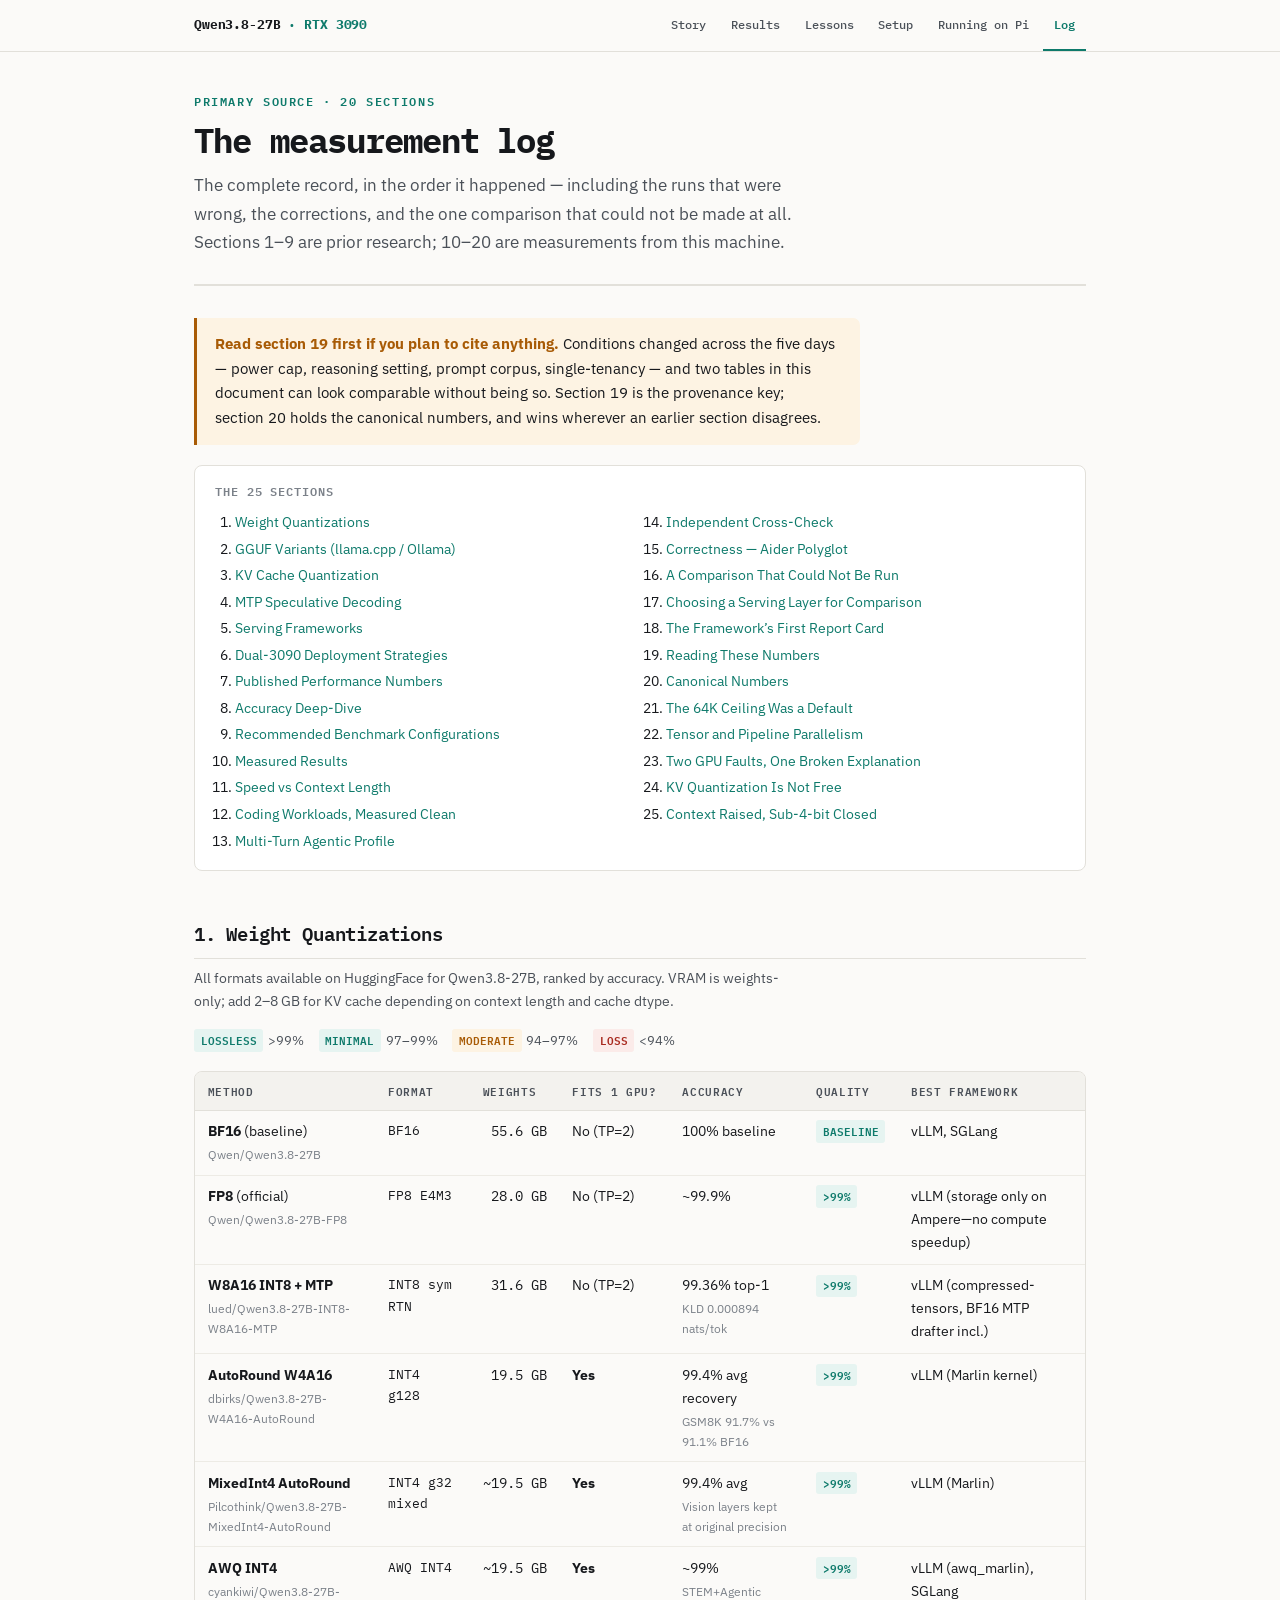
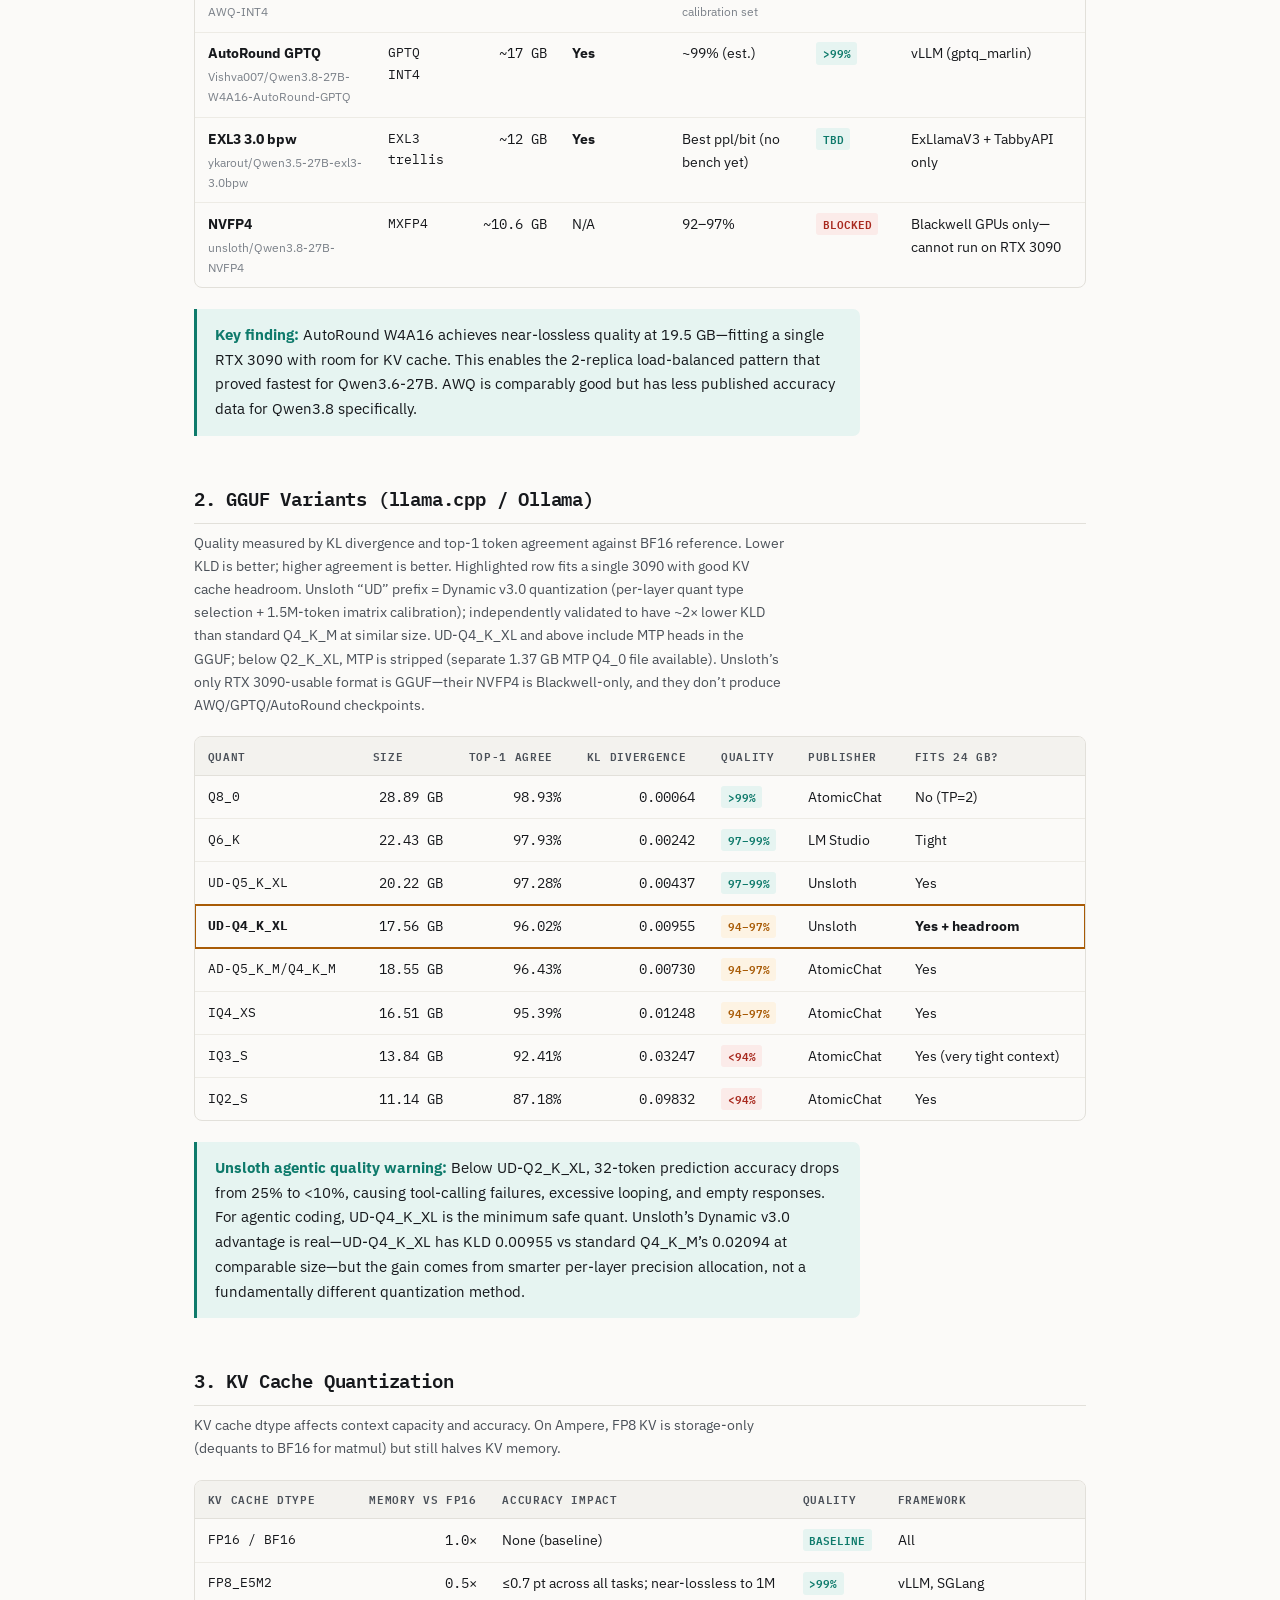
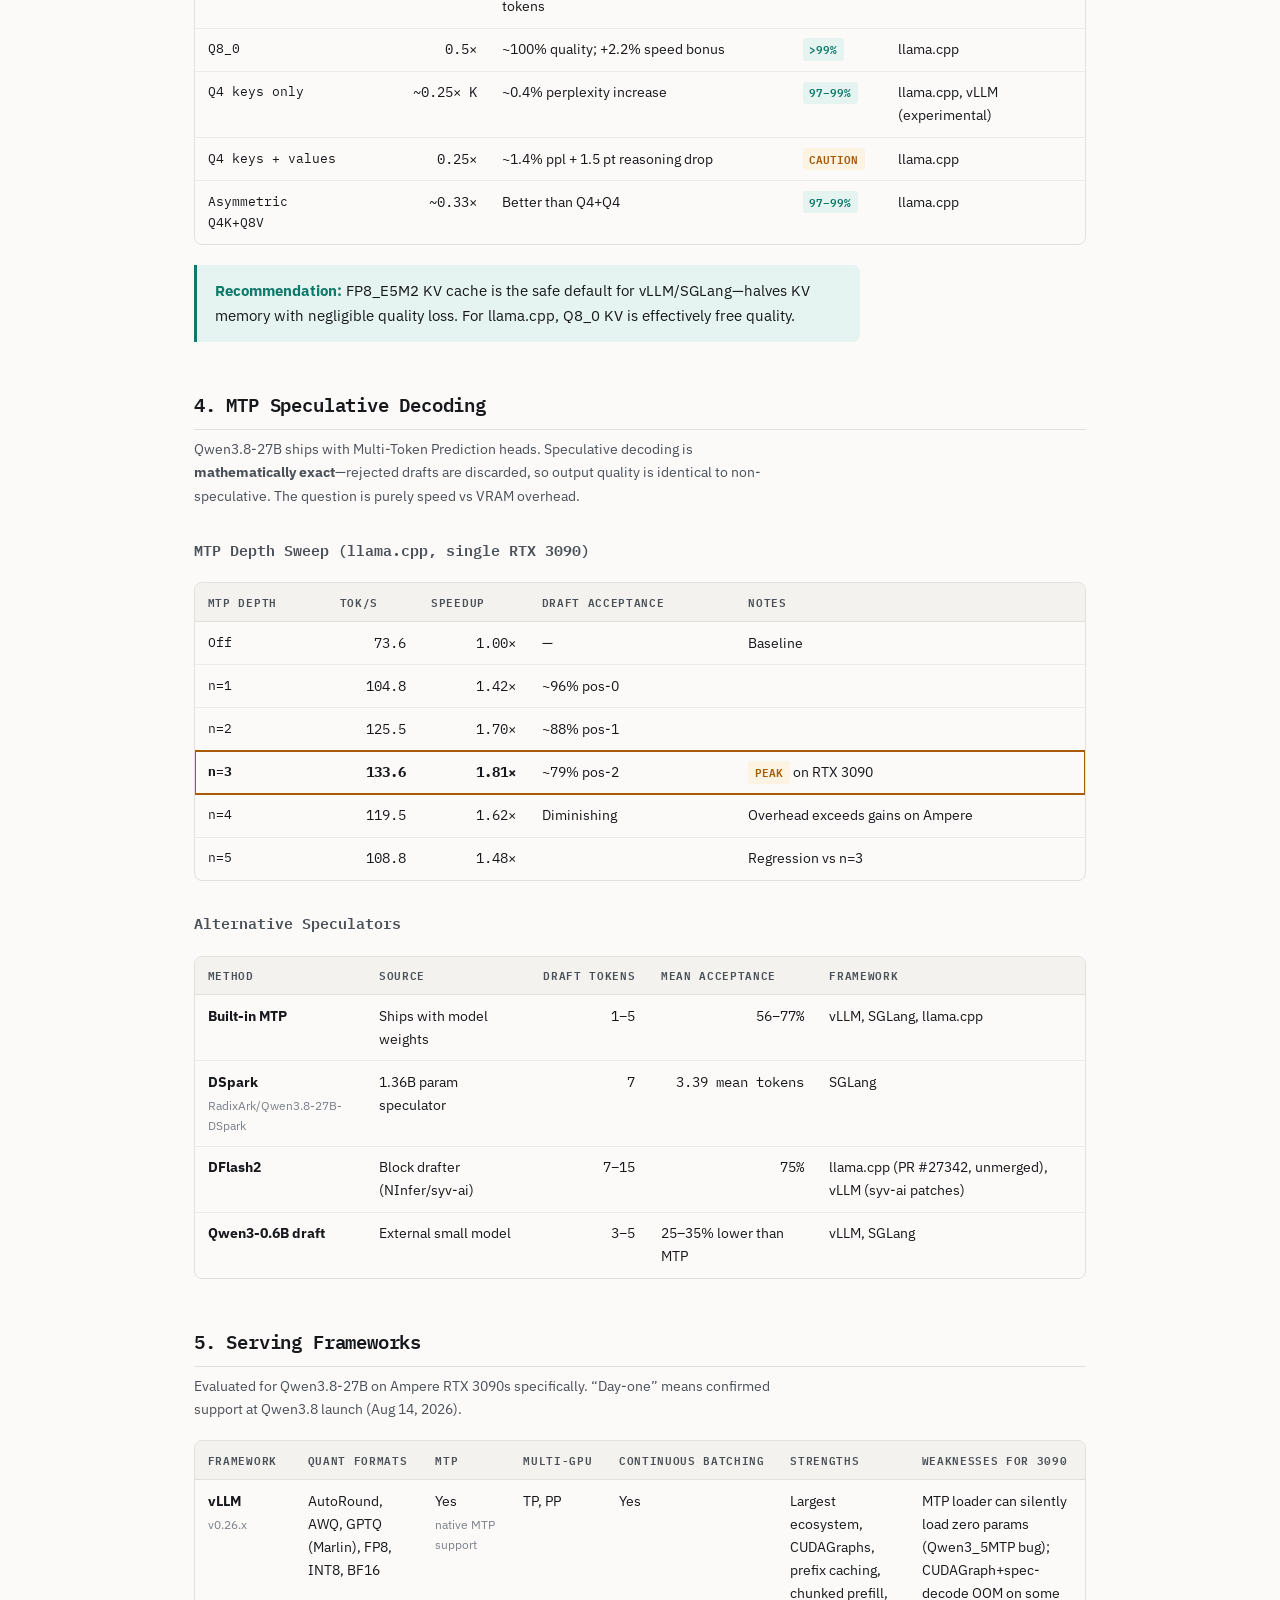
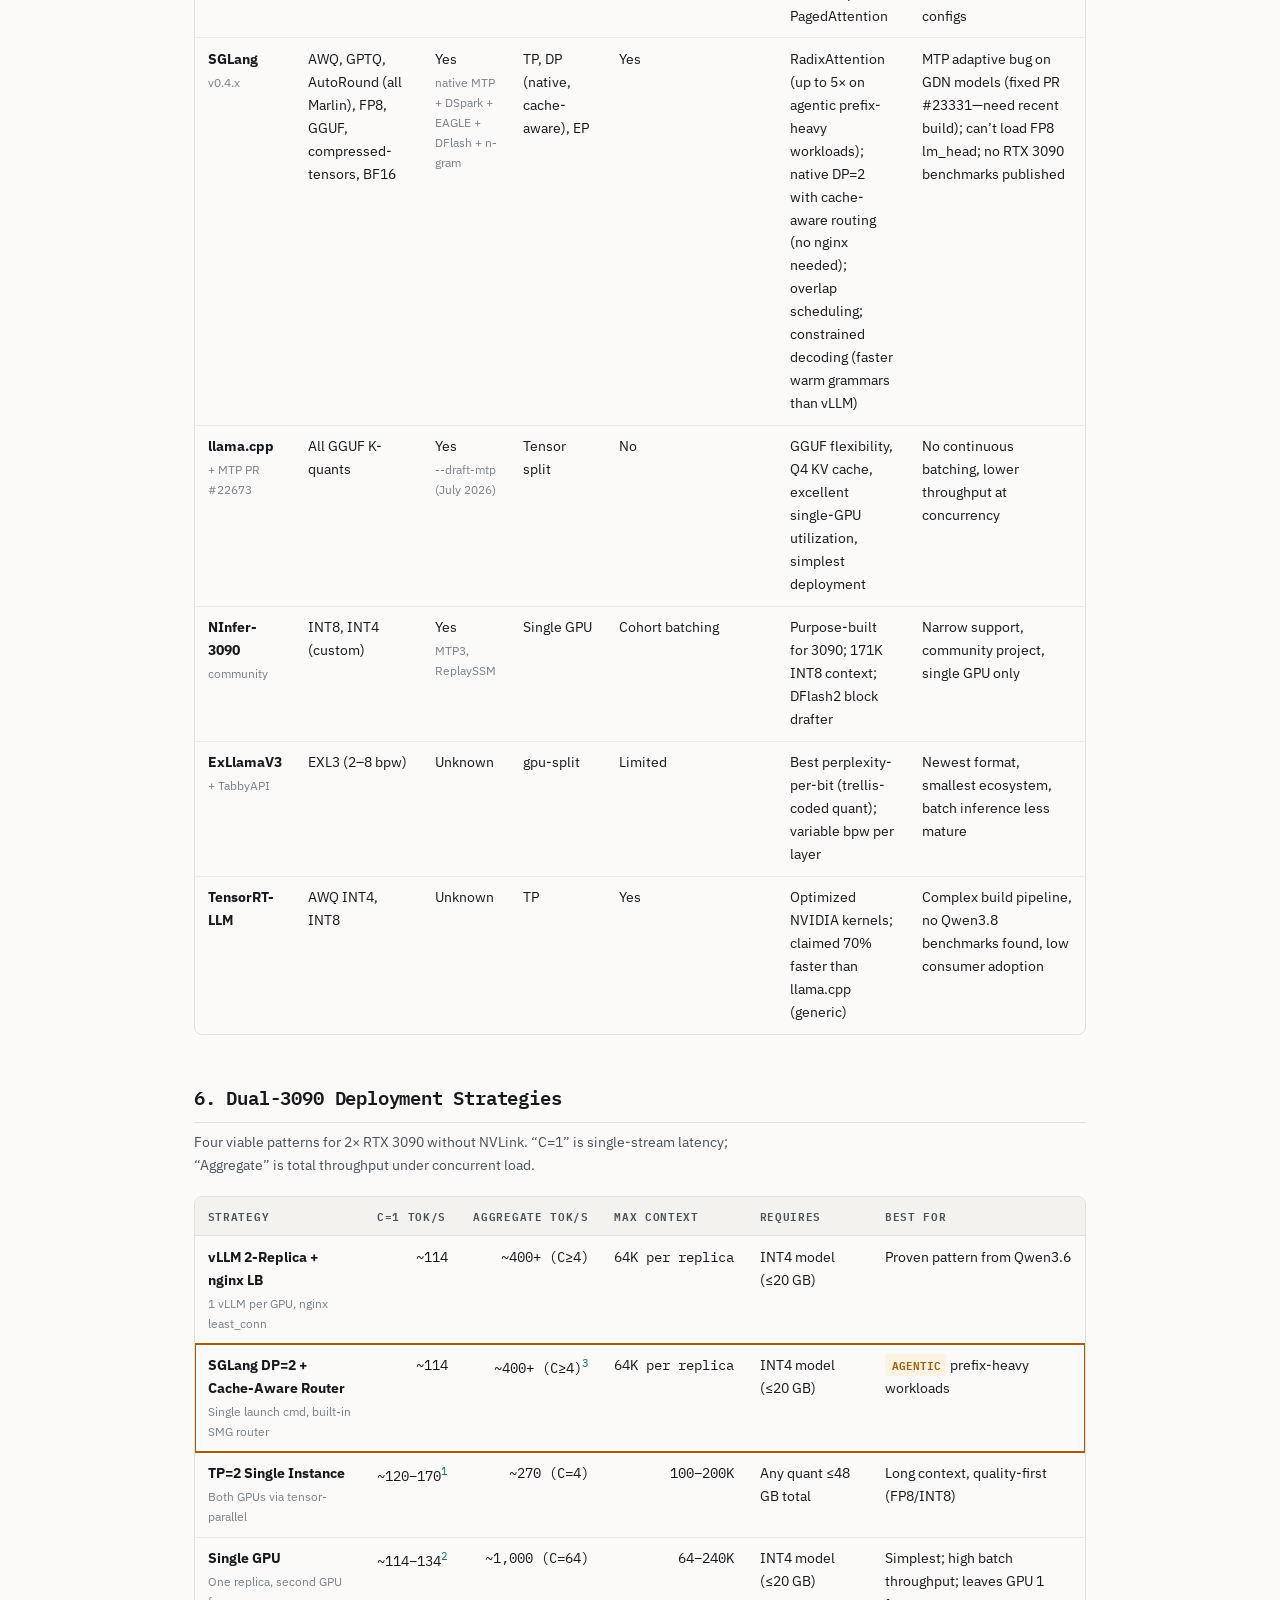
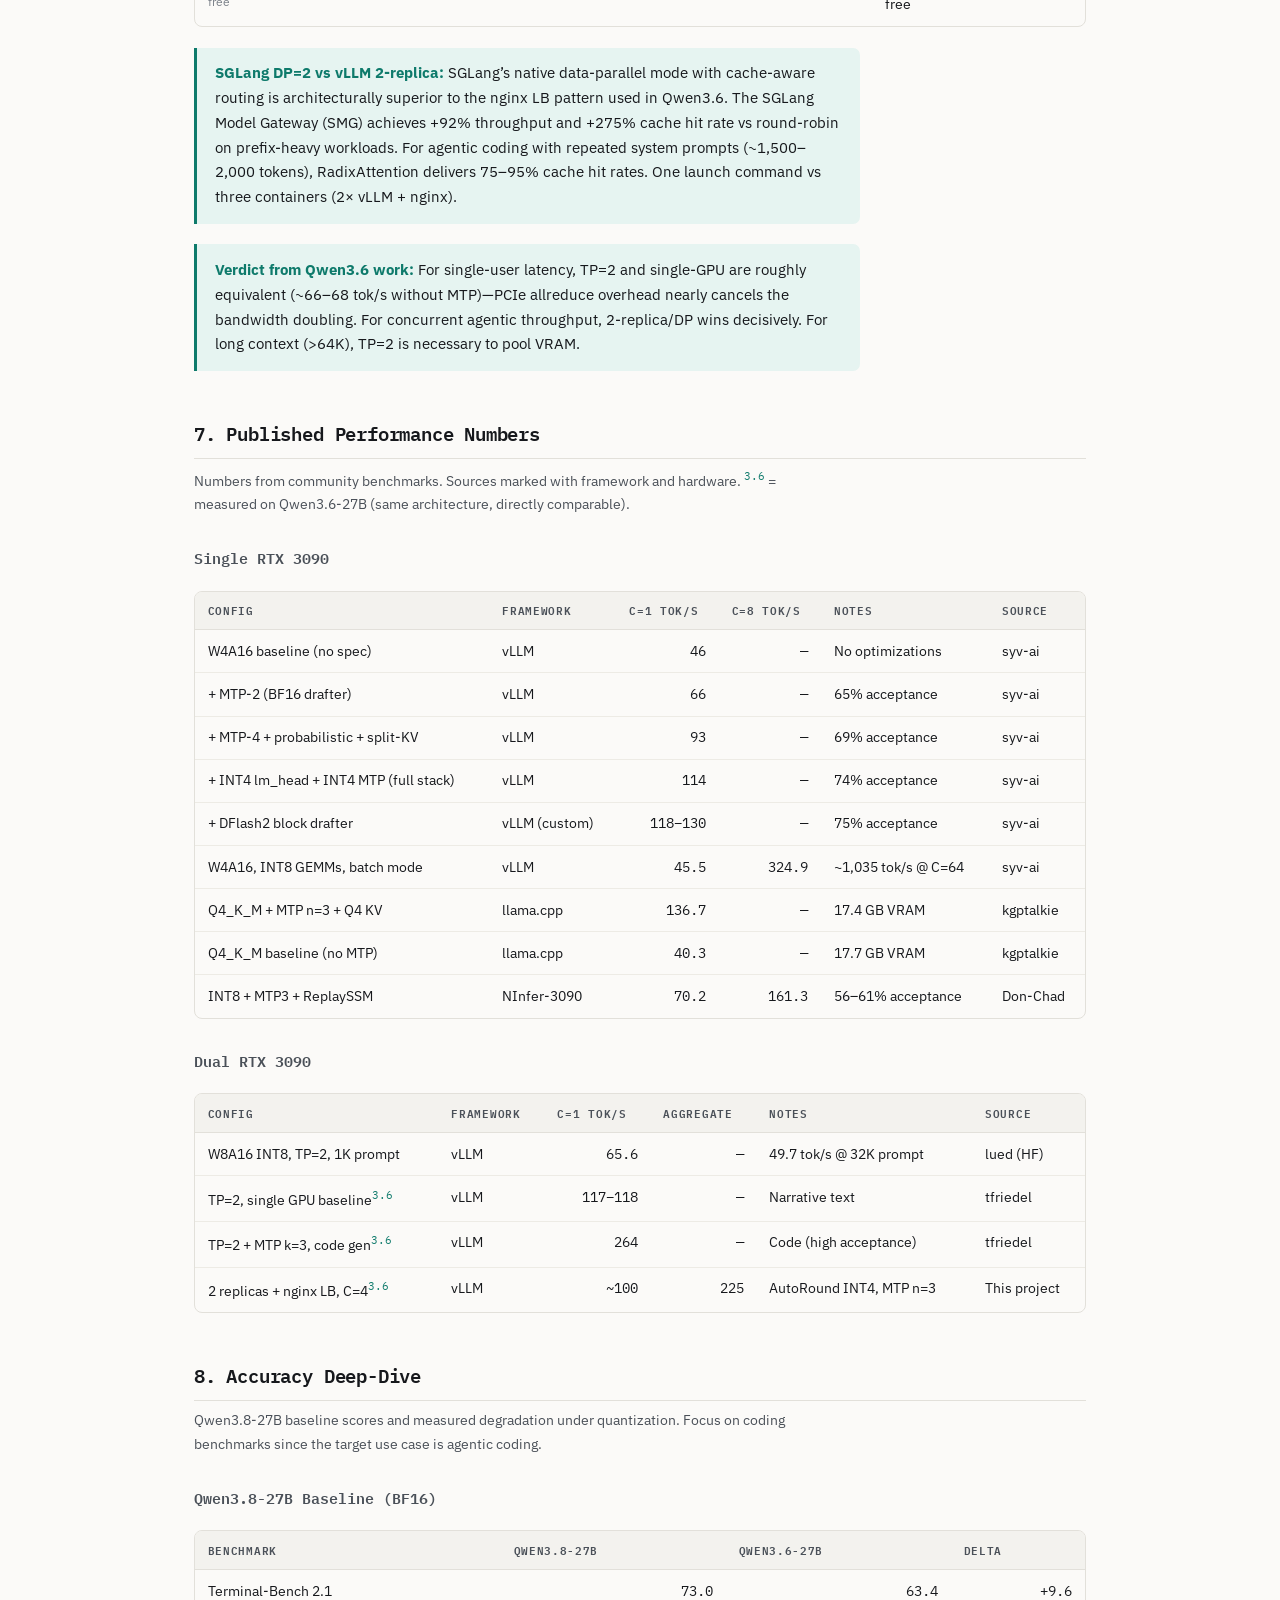
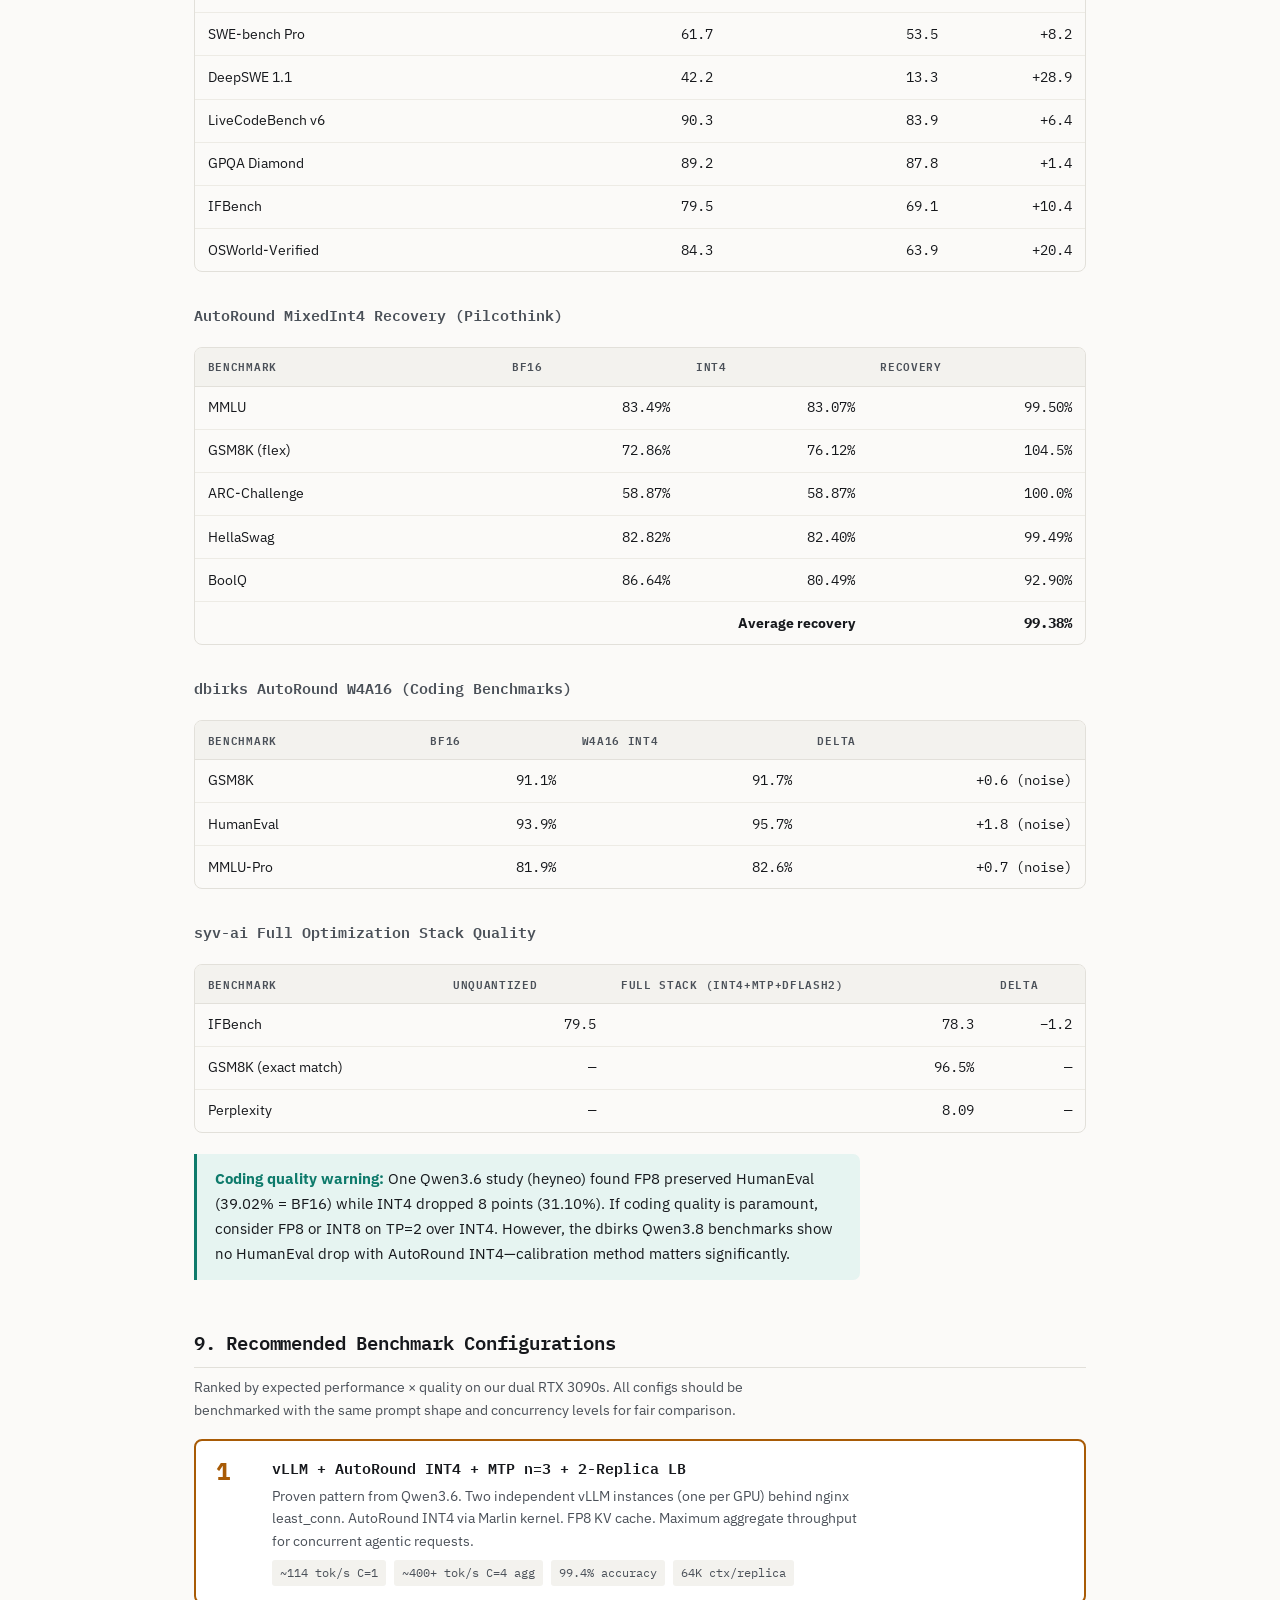
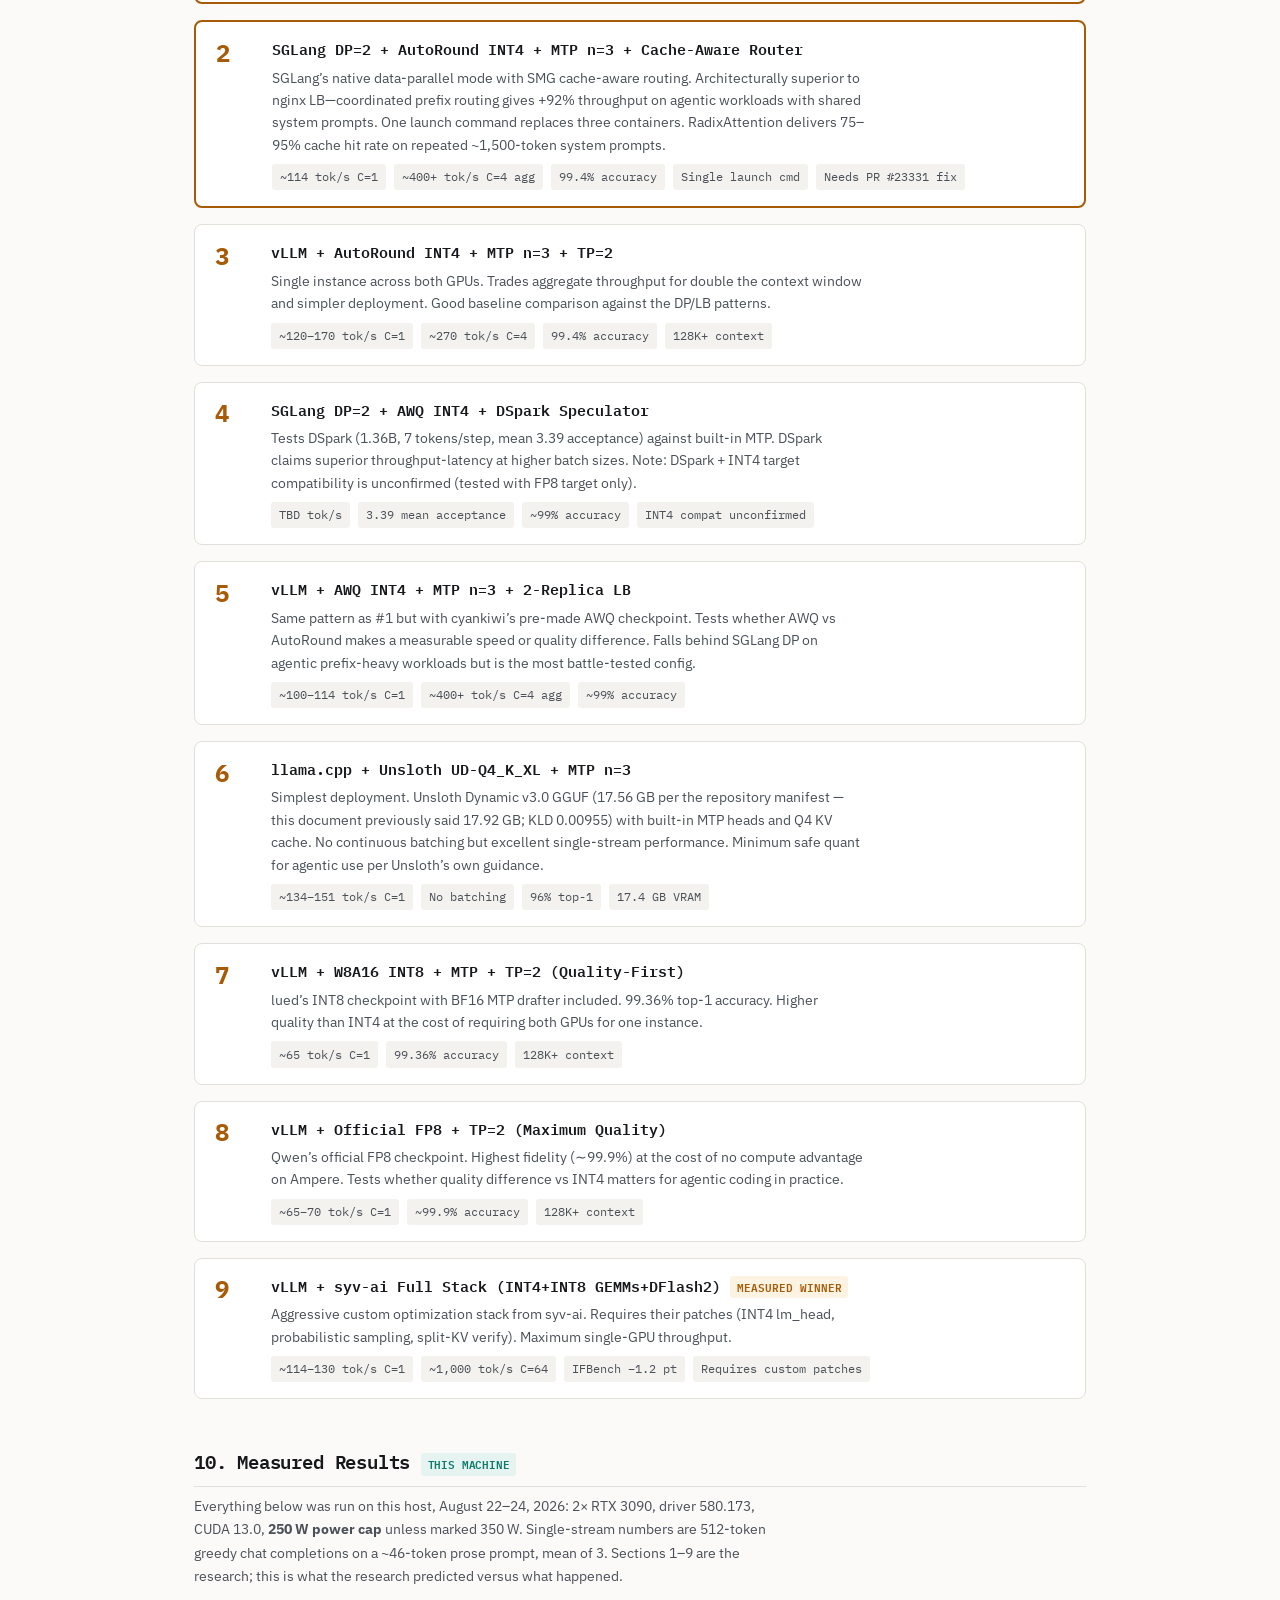
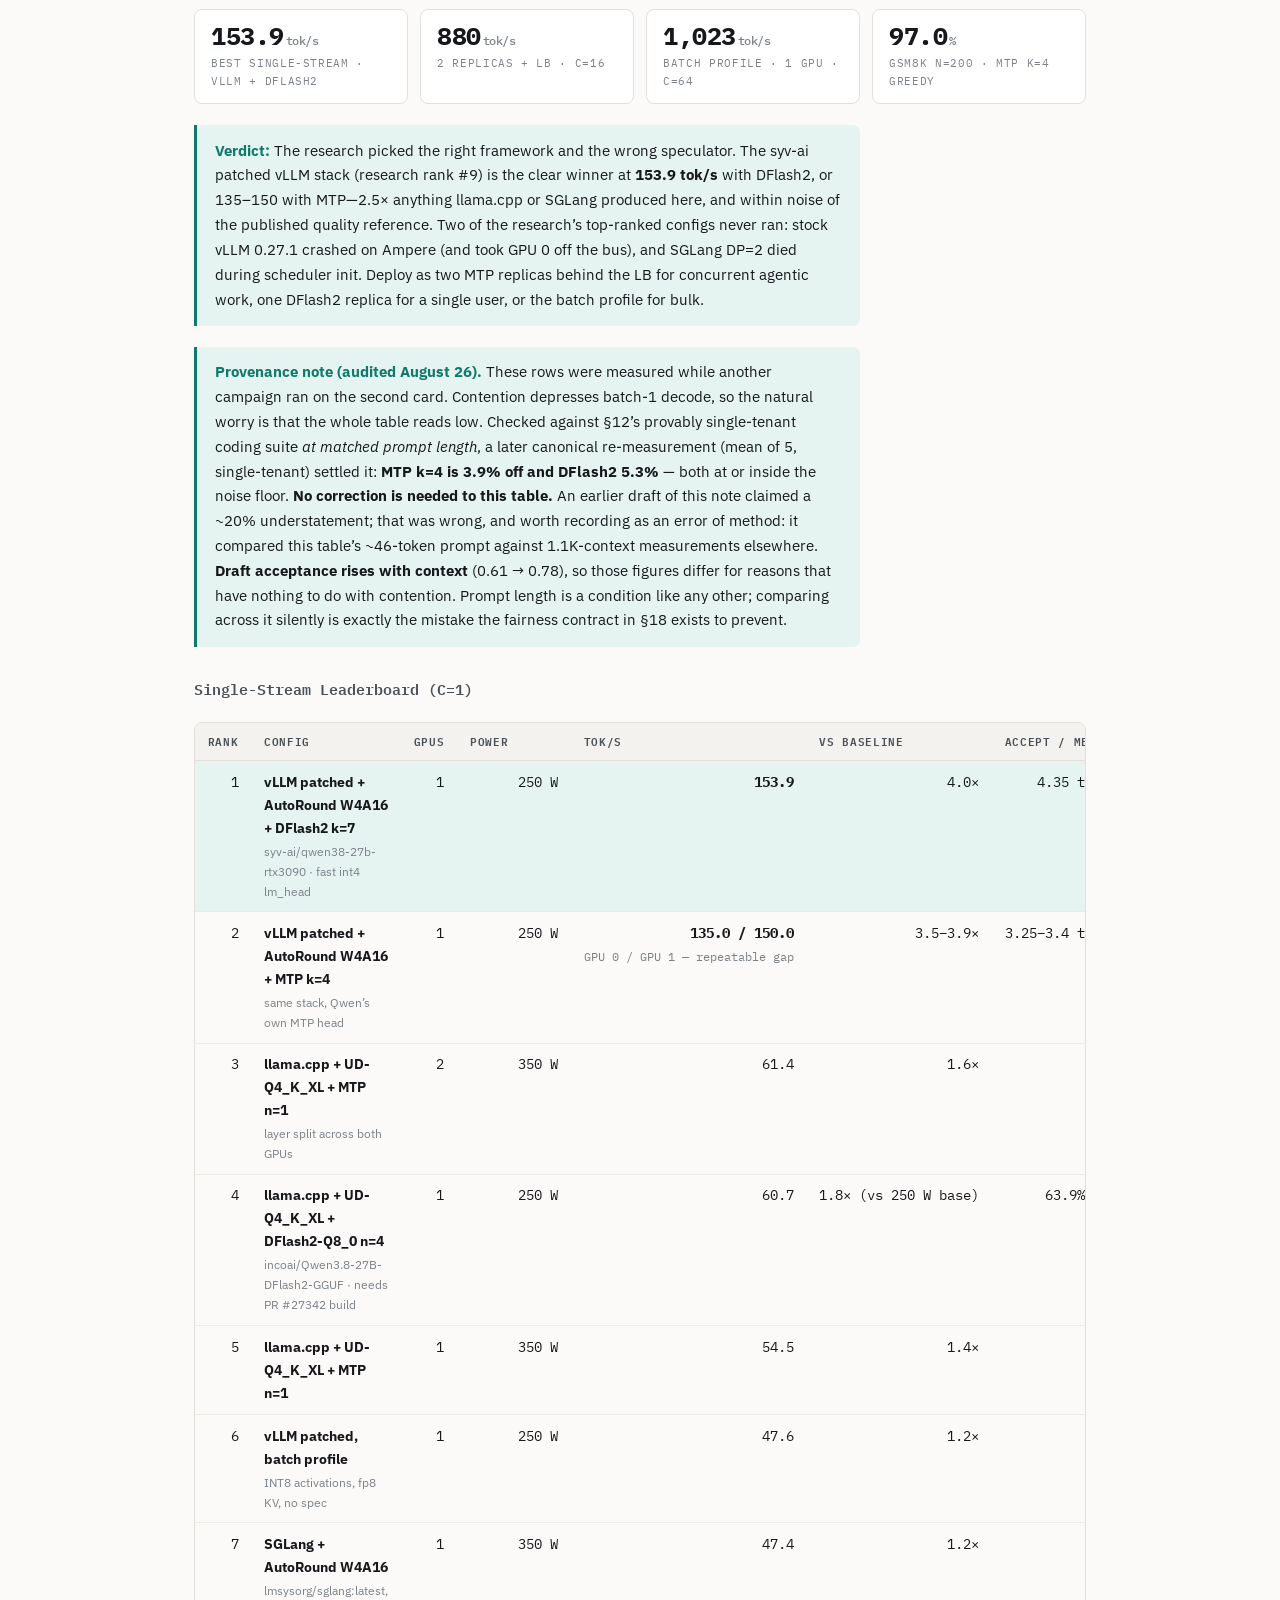
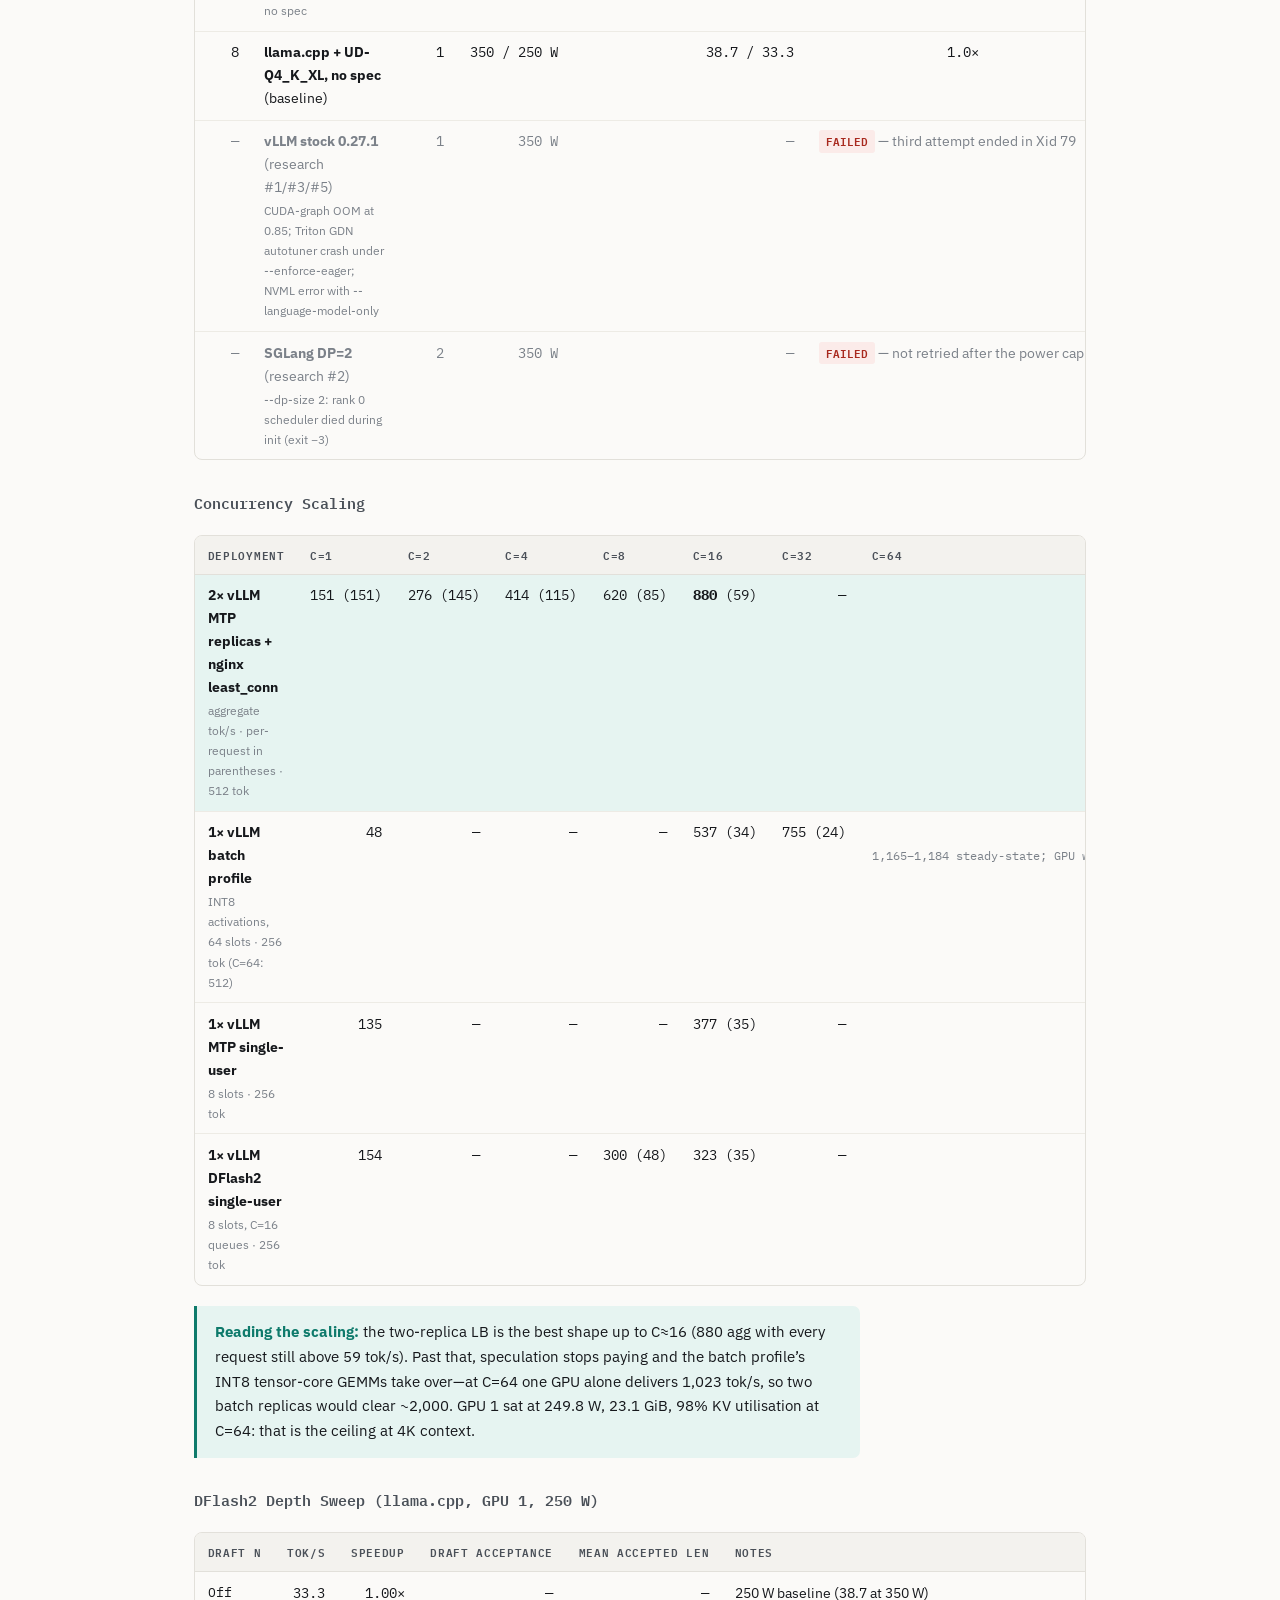
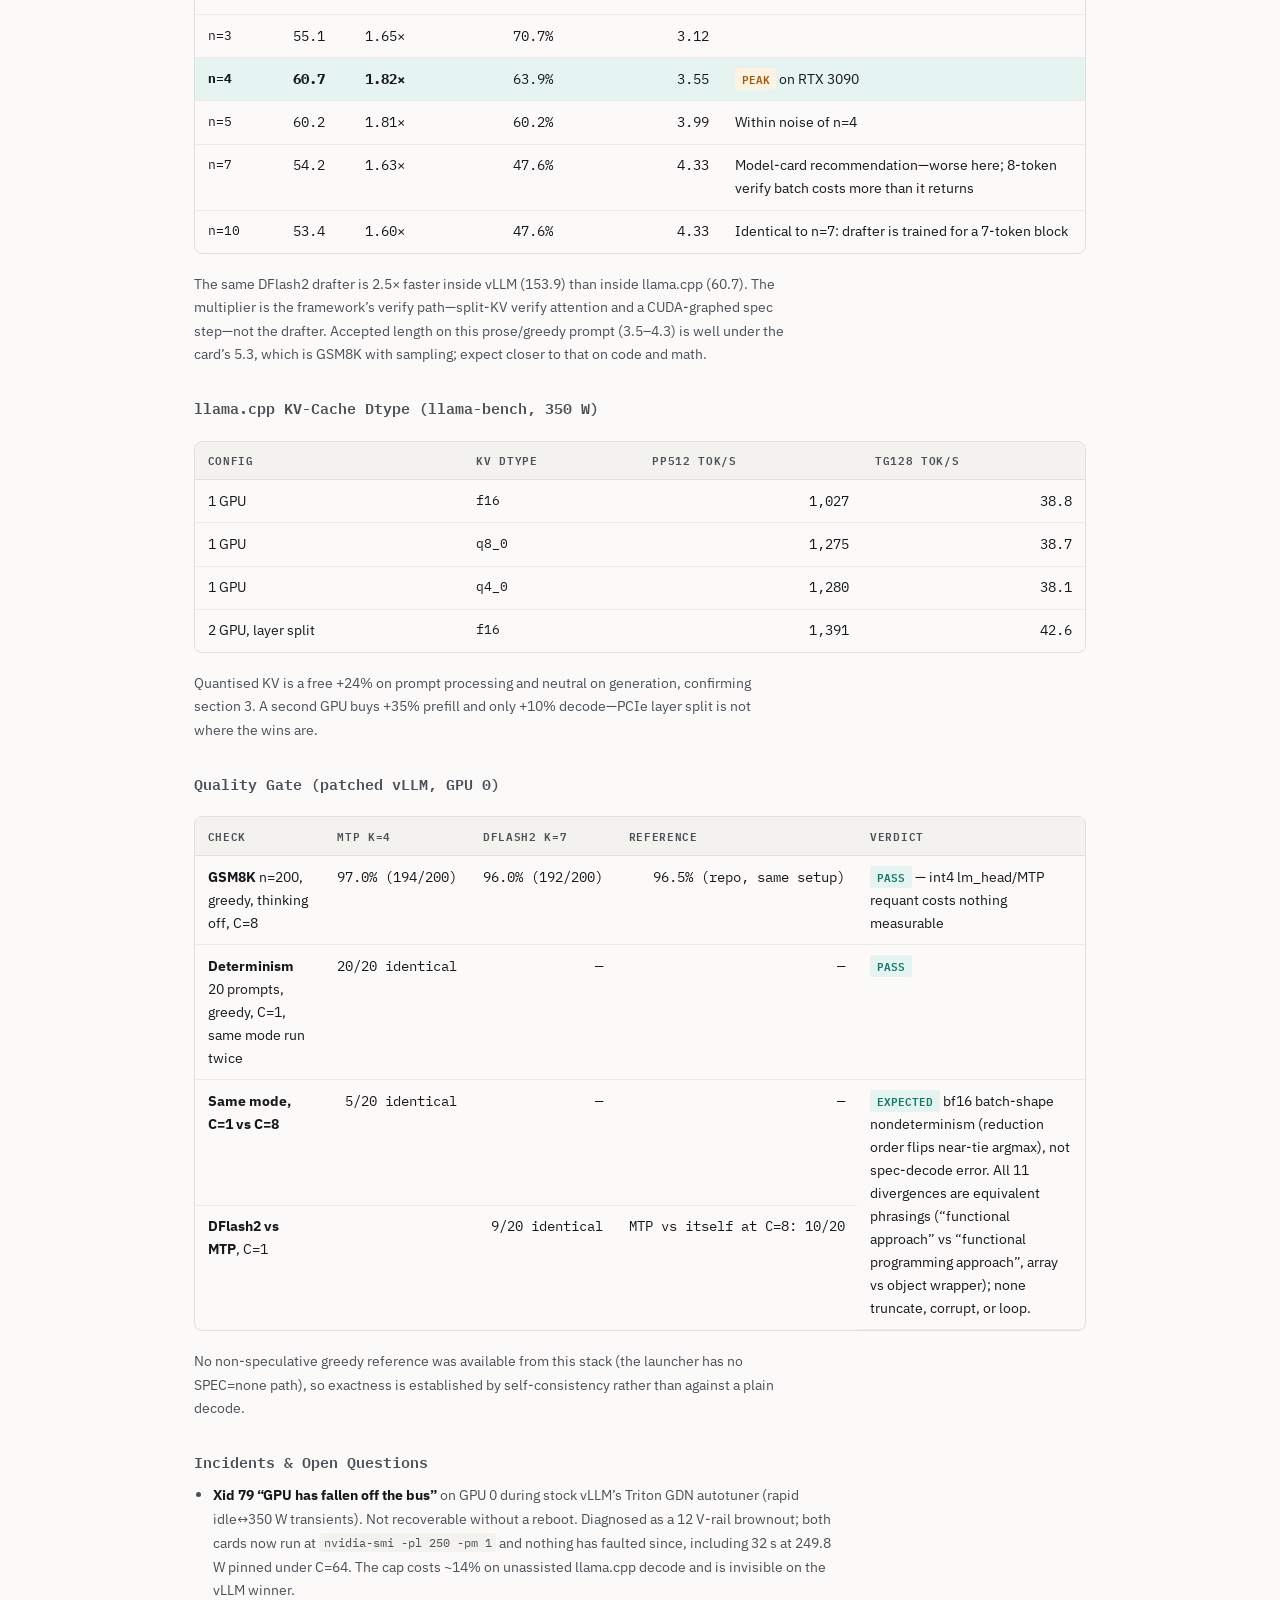
<file: log.html>
<!DOCTYPE html>
<html lang="en">
<head>
<meta charset="UTF-8">
<meta name="viewport" content="width=device-width, initial-scale=1.0">
<title>Measurement log · Qwen3.8-27B on RTX 3090</title>
<link rel="preconnect" href="https://fonts.googleapis.com">
<link rel="preconnect" href="https://fonts.gstatic.com" crossorigin>
<link rel="stylesheet" href="https://fonts.googleapis.com/css2?family=IBM+Plex+Mono:wght@400;500;600;700&family=IBM+Plex+Sans:wght@400;500;600;700&display=swap">
<link rel="stylesheet" href="assets/site.css">
</head>
<body>
<nav class="topbar"><div class="topbar-in">
  <a class="brand" href="index.html">Qwen3.8-27B <span>· RTX 3090</span></a>
  <div class="tabs">
    <a href="index.html">Story</a>
    <a href="local-frontier.html">Results</a>
    <a href="lessons.html">Lessons</a>
    <a href="setup.html">Setup</a>
    <a href="pi.html">Running on Pi</a>
    <a href="log.html" aria-current="page">Log</a>
  </div>
</div></nav>
<main class="wrap">
<header class="hero">
  <p class="kicker">Primary source &middot; 20 sections</p>
  <h1>The measurement log</h1>
  <p class="standfirst">The complete record, in the order it happened &mdash; including the runs that were wrong, the corrections, and the one comparison that could not be made at all. Sections&nbsp;1&ndash;9 are prior research; 10&ndash;20 are measurements from this machine.</p>
</header>
<div class="box warn"><strong>Read section&nbsp;19 first if you plan to cite anything.</strong> Conditions changed across the five days &mdash; power cap, reasoning setting, prompt corpus, single-tenancy &mdash; and two tables in this document can look comparable without being so. Section&nbsp;19 is the provenance key; section&nbsp;20 holds the canonical numbers, and wins wherever an earlier section disagrees.</div>
<nav class="toc-inline" aria-label="Sections"><p class="toc-title">The 25 sections</p><ol><li><a href="#quants">Weight Quantizations</a></li><li><a href="#gguf">GGUF Variants (llama.cpp / Ollama)</a></li><li><a href="#kv">KV Cache Quantization</a></li><li><a href="#mtp">MTP Speculative Decoding</a></li><li><a href="#frameworks">Serving Frameworks</a></li><li><a href="#strategies">Dual-3090 Deployment Strategies</a></li><li><a href="#perf">Published Performance Numbers</a></li><li><a href="#accuracy">Accuracy Deep-Dive</a></li><li><a href="#configs">Recommended Benchmark Configurations</a></li><li><a href="#measured">Measured Results</a></li><li><a href="#ctxscaling">Speed vs Context Length</a></li><li><a href="#coding">Coding Workloads, Measured Clean</a></li><li><a href="#agentic">Multi-Turn Agentic Profile</a></li><li><a href="#crosscheck">Independent Cross-Check</a></li><li><a href="#correctness">Correctness &mdash; Aider Polyglot</a></li><li><a href="#quantblock">A Comparison That Could Not Be Run</a></li><li><a href="#servinglayer">Choosing a Serving Layer for Comparison</a></li><li><a href="#reportcard">The Framework&rsquo;s First Report Card</a></li><li><a href="#provenance">Reading These Numbers</a></li><li><a href="#canonical">Canonical Numbers</a></li><li><a href="#ceiling">The 64K Ceiling Was a Default</a></li><li><a href="#tppp">Tensor and Pipeline Parallelism</a></li><li><a href="#faults">Two GPU Faults, One Broken Explanation</a></li><li><a href="#kvq">KV Quantization Is Not Free</a></li><li><a href="#applied">Context Raised, Sub-4-bit Closed</a></li></ol></nav><!-- 1. Weight Quantizations -->
  <section class="section" id="quants">
    <h2>1. Weight Quantizations</h2>
    <p class="section-note">All formats available on HuggingFace for Qwen3.8-27B, ranked by accuracy. VRAM is weights-only; add 2&ndash;8 GB for KV cache depending on context length and cache dtype.</p>

    <div class="legend">
      <span class="legend-item"><span class="badge">LOSSLESS</span> &gt;99%</span>
      <span class="legend-item"><span class="badge">MINIMAL</span> 97&ndash;99%</span>
      <span class="legend-item"><span class="badge warn">MODERATE</span> 94&ndash;97%</span>
      <span class="legend-item"><span class="badge stop">LOSS</span> &lt;94%</span>
    </div>

    <div class="tw">
      <table>
        <thead>
          <tr>
            <th>Method</th>
            <th>Format</th>
            <th>Weights</th>
            <th>Fits 1 GPU?</th>
            <th>Accuracy</th>
            <th>Quality</th>
            <th>Best Framework</th>
          </tr>
        </thead>
        <tbody>
          <tr>
            <td><strong>BF16</strong> (baseline)<span class="sub">Qwen/Qwen3.8-27B</span></td>
            <td class="mono">BF16</td>
            <td class="n">55.6 GB</td>
            <td>No (TP=2)</td>
            <td>100% baseline</td>
            <td><span class="badge">BASELINE</span></td>
            <td>vLLM, SGLang</td>
          </tr>
          <tr>
            <td><strong>FP8</strong> (official)<span class="sub">Qwen/Qwen3.8-27B-FP8</span></td>
            <td class="mono">FP8 E4M3</td>
            <td class="n">28.0 GB</td>
            <td>No (TP=2)</td>
            <td>~99.9%</td>
            <td><span class="badge">&gt;99%</span></td>
            <td>vLLM (storage only on Ampere&mdash;no compute speedup)</td>
          </tr>
          <tr>
            <td><strong>W8A16 INT8 + MTP</strong><span class="sub">lued/Qwen3.8-27B-INT8-W8A16-MTP</span></td>
            <td class="mono">INT8 sym RTN</td>
            <td class="n">31.6 GB</td>
            <td>No (TP=2)</td>
            <td>99.36% top-1<span class="sub">KLD 0.000894 nats/tok</span></td>
            <td><span class="badge">&gt;99%</span></td>
            <td>vLLM (compressed-tensors, BF16 MTP drafter incl.)</td>
          </tr>
          <tr>
            <td><strong>AutoRound W4A16</strong><span class="sub">dbirks/Qwen3.8-27B-W4A16-AutoRound</span></td>
            <td class="mono">INT4 g128</td>
            <td class="n">19.5 GB</td>
            <td><strong>Yes</strong></td>
            <td>99.4% avg recovery<span class="sub">GSM8K 91.7% vs 91.1% BF16</span></td>
            <td><span class="badge">&gt;99%</span></td>
            <td>vLLM (Marlin kernel)</td>
          </tr>
          <tr>
            <td><strong>MixedInt4 AutoRound</strong><span class="sub">Pilcothink/Qwen3.8-27B-MixedInt4-AutoRound</span></td>
            <td class="mono">INT4 g32 mixed</td>
            <td class="n">~19.5 GB</td>
            <td><strong>Yes</strong></td>
            <td>99.4% avg<span class="sub">Vision layers kept at original precision</span></td>
            <td><span class="badge">&gt;99%</span></td>
            <td>vLLM (Marlin)</td>
          </tr>
          <tr>
            <td><strong>AWQ INT4</strong><span class="sub">cyankiwi/Qwen3.8-27B-AWQ-INT4</span></td>
            <td class="mono">AWQ INT4</td>
            <td class="n">~19.5 GB</td>
            <td><strong>Yes</strong></td>
            <td>~99%<span class="sub">STEM+Agentic calibration set</span></td>
            <td><span class="badge">&gt;99%</span></td>
            <td>vLLM (awq_marlin), SGLang</td>
          </tr>
          <tr>
            <td><strong>AutoRound GPTQ</strong><span class="sub">Vishva007/Qwen3.8-27B-W4A16-AutoRound-GPTQ</span></td>
            <td class="mono">GPTQ INT4</td>
            <td class="n">~17 GB</td>
            <td><strong>Yes</strong></td>
            <td>~99% (est.)</td>
            <td><span class="badge">&gt;99%</span></td>
            <td>vLLM (gptq_marlin)</td>
          </tr>
          <tr>
            <td><strong>EXL3 3.0 bpw</strong><span class="sub">ykarout/Qwen3.5-27B-exl3-3.0bpw</span></td>
            <td class="mono">EXL3 trellis</td>
            <td class="n">~12 GB</td>
            <td><strong>Yes</strong></td>
            <td>Best ppl/bit (no bench yet)</td>
            <td><span class="badge">TBD</span></td>
            <td>ExLlamaV3 + TabbyAPI only</td>
          </tr>
          <tr>
            <td><strong>NVFP4</strong><span class="sub">unsloth/Qwen3.8-27B-NVFP4</span></td>
            <td class="mono">MXFP4</td>
            <td class="n">~10.6 GB</td>
            <td>N/A</td>
            <td>92&ndash;97%</td>
            <td><span class="badge stop">BLOCKED</span></td>
            <td>Blackwell GPUs only&mdash;cannot run on RTX 3090</td>
          </tr>
        </tbody>
      </table>
    </div>

    <div class="box">
      <strong>Key finding:</strong> AutoRound W4A16 achieves near-lossless quality at 19.5 GB&mdash;fitting a single RTX 3090 with room for KV cache. This enables the 2-replica load-balanced pattern that proved fastest for Qwen3.6-27B. AWQ is comparably good but has less published accuracy data for Qwen3.8 specifically.
    </div>
  </section>

  <!-- 2. GGUF Variants -->
  <section class="section" id="gguf">
    <h2>2. GGUF Variants (llama.cpp / Ollama)</h2>
    <p class="section-note">Quality measured by KL divergence and top-1 token agreement against BF16 reference. Lower KLD is better; higher agreement is better. Highlighted row fits a single 3090 with good KV cache headroom. Unsloth &ldquo;UD&rdquo; prefix = Dynamic v3.0 quantization (per-layer quant type selection + 1.5M-token imatrix calibration); independently validated to have ~2&times; lower KLD than standard Q4_K_M at similar size. UD-Q4_K_XL and above include MTP heads in the GGUF; below Q2_K_XL, MTP is stripped (separate 1.37 GB MTP Q4_0 file available). Unsloth&rsquo;s only RTX 3090-usable format is GGUF&mdash;their NVFP4 is Blackwell-only, and they don&rsquo;t produce AWQ/GPTQ/AutoRound checkpoints.</p>

    <div class="tw">
      <table>
        <thead>
          <tr>
            <th>Quant</th>
            <th>Size</th>
            <th>Top-1 Agree</th>
            <th>KL Divergence</th>
            <th>Quality</th>
            <th>Publisher</th>
            <th>Fits 24 GB?</th>
          </tr>
        </thead>
        <tbody>
          <tr>
            <td class="mono">Q8_0</td>
            <td class="n">28.89 GB</td>
            <td class="n">98.93%</td>
            <td class="n">0.00064</td>
            <td><span class="badge">&gt;99%</span></td>
            <td>AtomicChat</td>
            <td>No (TP=2)</td>
          </tr>
          <tr>
            <td class="mono">Q6_K</td>
            <td class="n">22.43 GB</td>
            <td class="n">97.93%</td>
            <td class="n">0.00242</td>
            <td><span class="badge">97&ndash;99%</span></td>
            <td>LM Studio</td>
            <td>Tight</td>
          </tr>
          <tr>
            <td class="mono">UD-Q5_K_XL</td>
            <td class="n">20.22 GB</td>
            <td class="n">97.28%</td>
            <td class="n">0.00437</td>
            <td><span class="badge">97&ndash;99%</span></td>
            <td>Unsloth</td>
            <td>Yes</td>
          </tr>
          <tr style="outline: 2px solid var(--warn); outline-offset: -1px;">
            <td class="mono"><strong>UD-Q4_K_XL</strong></td>
            <td class="n">17.56 GB</td>
            <td class="n">96.02%</td>
            <td class="n">0.00955</td>
            <td><span class="badge warn">94&ndash;97%</span></td>
            <td>Unsloth</td>
            <td><strong>Yes + headroom</strong></td>
          </tr>
          <tr>
            <td class="mono">AD-Q5_K_M/Q4_K_M</td>
            <td class="n">18.55 GB</td>
            <td class="n">96.43%</td>
            <td class="n">0.00730</td>
            <td><span class="badge warn">94&ndash;97%</span></td>
            <td>AtomicChat</td>
            <td>Yes</td>
          </tr>
          <tr>
            <td class="mono">IQ4_XS</td>
            <td class="n">16.51 GB</td>
            <td class="n">95.39%</td>
            <td class="n">0.01248</td>
            <td><span class="badge warn">94&ndash;97%</span></td>
            <td>AtomicChat</td>
            <td>Yes</td>
          </tr>
          <tr>
            <td class="mono">IQ3_S</td>
            <td class="n">13.84 GB</td>
            <td class="n">92.41%</td>
            <td class="n">0.03247</td>
            <td><span class="badge stop">&lt;94%</span></td>
            <td>AtomicChat</td>
            <td>Yes (very tight context)</td>
          </tr>
          <tr>
            <td class="mono">IQ2_S</td>
            <td class="n">11.14 GB</td>
            <td class="n">87.18%</td>
            <td class="n">0.09832</td>
            <td><span class="badge stop">&lt;94%</span></td>
            <td>AtomicChat</td>
            <td>Yes</td>
          </tr>
        </tbody>
      </table>
    </div>

    <div class="box">
      <strong>Unsloth agentic quality warning:</strong> Below UD-Q2_K_XL, 32-token prediction accuracy drops from 25% to &lt;10%, causing tool-calling failures, excessive looping, and empty responses. For agentic coding, UD-Q4_K_XL is the minimum safe quant. Unsloth&rsquo;s Dynamic v3.0 advantage is real&mdash;UD-Q4_K_XL has KLD 0.00955 vs standard Q4_K_M&rsquo;s 0.02094 at comparable size&mdash;but the gain comes from smarter per-layer precision allocation, not a fundamentally different quantization method.
    </div>
  </section>

  <!-- 3. KV Cache -->
  <section class="section" id="kv">
    <h2>3. KV Cache Quantization</h2>
    <p class="section-note">KV cache dtype affects context capacity and accuracy. On Ampere, FP8 KV is storage-only (dequants to BF16 for matmul) but still halves KV memory.</p>

    <div class="tw">
      <table>
        <thead>
          <tr>
            <th>KV Cache Dtype</th>
            <th>Memory vs FP16</th>
            <th>Accuracy Impact</th>
            <th>Quality</th>
            <th>Framework</th>
          </tr>
        </thead>
        <tbody>
          <tr>
            <td class="mono">FP16 / BF16</td>
            <td class="n">1.0&times;</td>
            <td>None (baseline)</td>
            <td><span class="badge">BASELINE</span></td>
            <td>All</td>
          </tr>
          <tr>
            <td class="mono">FP8_E5M2</td>
            <td class="n">0.5&times;</td>
            <td>&le;0.7 pt across all tasks; near-lossless to 1M tokens</td>
            <td><span class="badge">&gt;99%</span></td>
            <td>vLLM, SGLang</td>
          </tr>
          <tr>
            <td class="mono">Q8_0</td>
            <td class="n">0.5&times;</td>
            <td>~100% quality; +2.2% speed bonus</td>
            <td><span class="badge">&gt;99%</span></td>
            <td>llama.cpp</td>
          </tr>
          <tr>
            <td class="mono">Q4 keys only</td>
            <td class="n">~0.25&times; K</td>
            <td>~0.4% perplexity increase</td>
            <td><span class="badge">97&ndash;99%</span></td>
            <td>llama.cpp, vLLM (experimental)</td>
          </tr>
          <tr>
            <td class="mono">Q4 keys + values</td>
            <td class="n">0.25&times;</td>
            <td>~1.4% ppl + 1.5 pt reasoning drop</td>
            <td><span class="badge warn">CAUTION</span></td>
            <td>llama.cpp</td>
          </tr>
          <tr>
            <td class="mono">Asymmetric Q4K+Q8V</td>
            <td class="n">~0.33&times;</td>
            <td>Better than Q4+Q4</td>
            <td><span class="badge">97&ndash;99%</span></td>
            <td>llama.cpp</td>
          </tr>
        </tbody>
      </table>
    </div>

    <div class="box">
      <strong>Recommendation:</strong> FP8_E5M2 KV cache is the safe default for vLLM/SGLang&mdash;halves KV memory with negligible quality loss. For llama.cpp, Q8_0 KV is effectively free quality.
    </div>
  </section>

  <!-- 4. MTP Speculative Decoding -->
  <section class="section" id="mtp">
    <h2>4. MTP Speculative Decoding</h2>
    <p class="section-note">Qwen3.8-27B ships with Multi-Token Prediction heads. Speculative decoding is <strong>mathematically exact</strong>&mdash;rejected drafts are discarded, so output quality is identical to non-speculative. The question is purely speed vs VRAM overhead.</p>

    <h3>MTP Depth Sweep (llama.cpp, single RTX 3090)</h3>
    <div class="tw">
      <table>
        <thead>
          <tr>
            <th>MTP Depth</th>
            <th>tok/s</th>
            <th>Speedup</th>
            <th>Draft Acceptance</th>
            <th>Notes</th>
          </tr>
        </thead>
        <tbody>
          <tr>
            <td class="mono">Off</td>
            <td class="n">73.6</td>
            <td class="n">1.00&times;</td>
            <td>&mdash;</td>
            <td>Baseline</td>
          </tr>
          <tr>
            <td class="mono">n=1</td>
            <td class="n">104.8</td>
            <td class="n">1.42&times;</td>
            <td>~96% pos-0</td>
            <td></td>
          </tr>
          <tr>
            <td class="mono">n=2</td>
            <td class="n">125.5</td>
            <td class="n">1.70&times;</td>
            <td>~88% pos-1</td>
            <td></td>
          </tr>
          <tr style="outline: 2px solid var(--warn); outline-offset: -1px;">
            <td class="mono"><strong>n=3</strong></td>
            <td class="n"><strong>133.6</strong></td>
            <td class="n"><strong>1.81&times;</strong></td>
            <td>~79% pos-2</td>
            <td><span class="badge warn">PEAK</span> on RTX 3090</td>
          </tr>
          <tr>
            <td class="mono">n=4</td>
            <td class="n">119.5</td>
            <td class="n">1.62&times;</td>
            <td>Diminishing</td>
            <td>Overhead exceeds gains on Ampere</td>
          </tr>
          <tr>
            <td class="mono">n=5</td>
            <td class="n">108.8</td>
            <td class="n">1.48&times;</td>
            <td></td>
            <td>Regression vs n=3</td>
          </tr>
        </tbody>
      </table>
    </div>

    <h3>Alternative Speculators</h3>
    <div class="tw">
      <table>
        <thead>
          <tr>
            <th>Method</th>
            <th>Source</th>
            <th>Draft Tokens</th>
            <th>Mean Acceptance</th>
            <th>Framework</th>
          </tr>
        </thead>
        <tbody>
          <tr>
            <td><strong>Built-in MTP</strong></td>
            <td>Ships with model weights</td>
            <td class="n">1&ndash;5</td>
            <td class="n">56&ndash;77%</td>
            <td>vLLM, SGLang, llama.cpp</td>
          </tr>
          <tr>
            <td><strong>DSpark</strong><span class="sub">RadixArk/Qwen3.8-27B-DSpark</span></td>
            <td>1.36B param speculator</td>
            <td class="n">7</td>
            <td class="n">3.39 mean tokens</td>
            <td>SGLang</td>
          </tr>
          <tr>
            <td><strong>DFlash2</strong></td>
            <td>Block drafter (NInfer/syv-ai)</td>
            <td class="n">7&ndash;15</td>
            <td class="n">75%</td>
            <td>llama.cpp (PR #27342, unmerged), vLLM (syv-ai patches)</td>
          </tr>
          <tr>
            <td><strong>Qwen3-0.6B draft</strong></td>
            <td>External small model</td>
            <td class="n">3&ndash;5</td>
            <td>25&ndash;35% lower than MTP</td>
            <td>vLLM, SGLang</td>
          </tr>
        </tbody>
      </table>
    </div>
  </section>

  <!-- 5. Serving Frameworks -->
  <section class="section" id="frameworks">
    <h2>5. Serving Frameworks</h2>
    <p class="section-note">Evaluated for Qwen3.8-27B on Ampere RTX 3090s specifically. &ldquo;Day-one&rdquo; means confirmed support at Qwen3.8 launch (Aug 14, 2026).</p>

    <div class="tw">
      <table>
        <thead>
          <tr>
            <th>Framework</th>
            <th>Quant Formats</th>
            <th>MTP</th>
            <th>Multi-GPU</th>
            <th>Continuous Batching</th>
            <th>Strengths</th>
            <th>Weaknesses for 3090</th>
          </tr>
        </thead>
        <tbody>
          <tr>
            <td><strong>vLLM</strong><span class="sub">v0.26.x</span></td>
            <td>AutoRound, AWQ, GPTQ (Marlin), FP8, INT8, BF16</td>
            <td>Yes<span class="sub">native MTP support</span></td>
            <td>TP, PP</td>
            <td>Yes</td>
            <td>Largest ecosystem, CUDAGraphs, prefix caching, chunked prefill, PagedAttention</td>
            <td>MTP loader can silently load zero params (Qwen3_5MTP bug); CUDAGraph+spec-decode OOM on some configs</td>
          </tr>
          <tr>
            <td><strong>SGLang</strong><span class="sub">v0.4.x</span></td>
            <td>AWQ, GPTQ, AutoRound (all Marlin), FP8, GGUF, compressed-tensors, BF16</td>
            <td>Yes<span class="sub">native MTP + DSpark + EAGLE + DFlash + n-gram</span></td>
            <td>TP, DP (native, cache-aware), EP</td>
            <td>Yes</td>
            <td>RadixAttention (up to 5&times; on agentic prefix-heavy workloads); native DP=2 with cache-aware routing (no nginx needed); overlap scheduling; constrained decoding (faster warm grammars than vLLM)</td>
            <td>MTP adaptive bug on GDN models (fixed PR #23331&mdash;need recent build); can&rsquo;t load FP8 lm_head; no RTX 3090 benchmarks published</td>
          </tr>
          <tr>
            <td><strong>llama.cpp</strong><span class="sub">+ MTP PR #22673</span></td>
            <td>All GGUF K-quants</td>
            <td>Yes<span class="sub">--draft-mtp (July 2026)</span></td>
            <td>Tensor split</td>
            <td>No</td>
            <td>GGUF flexibility, Q4 KV cache, excellent single-GPU utilization, simplest deployment</td>
            <td>No continuous batching, lower throughput at concurrency</td>
          </tr>
          <tr>
            <td><strong>NInfer-3090</strong><span class="sub">community</span></td>
            <td>INT8, INT4 (custom)</td>
            <td>Yes<span class="sub">MTP3, ReplaySSM</span></td>
            <td>Single GPU</td>
            <td>Cohort batching</td>
            <td>Purpose-built for 3090; 171K INT8 context; DFlash2 block drafter</td>
            <td>Narrow support, community project, single GPU only</td>
          </tr>
          <tr>
            <td><strong>ExLlamaV3</strong><span class="sub">+ TabbyAPI</span></td>
            <td>EXL3 (2&ndash;8 bpw)</td>
            <td>Unknown</td>
            <td>gpu-split</td>
            <td>Limited</td>
            <td>Best perplexity-per-bit (trellis-coded quant); variable bpw per layer</td>
            <td>Newest format, smallest ecosystem, batch inference less mature</td>
          </tr>
          <tr>
            <td><strong>TensorRT-LLM</strong></td>
            <td>AWQ INT4, INT8</td>
            <td>Unknown</td>
            <td>TP</td>
            <td>Yes</td>
            <td>Optimized NVIDIA kernels; claimed 70% faster than llama.cpp (generic)</td>
            <td>Complex build pipeline, no Qwen3.8 benchmarks found, low consumer adoption</td>
          </tr>
        </tbody>
      </table>
    </div>
  </section>

  <!-- 6. Deployment Strategies -->
  <section class="section" id="strategies">
    <h2>6. Dual-3090 Deployment Strategies</h2>
    <p class="section-note">Four viable patterns for 2&times; RTX 3090 without NVLink. &ldquo;C=1&rdquo; is single-stream latency; &ldquo;Aggregate&rdquo; is total throughput under concurrent load.</p>

    <div class="tw">
      <table>
        <thead>
          <tr>
            <th>Strategy</th>
            <th>C=1 tok/s</th>
            <th>Aggregate tok/s</th>
            <th>Max Context</th>
            <th>Requires</th>
            <th>Best For</th>
          </tr>
        </thead>
        <tbody>
          <tr>
            <td><strong>vLLM 2-Replica + nginx LB</strong><span class="sub">1 vLLM per GPU, nginx least_conn</span></td>
            <td class="n">~114</td>
            <td class="n">~400+ (C&ge;4)</td>
            <td class="n">64K per replica</td>
            <td>INT4 model (&le;20 GB)</td>
            <td>Proven pattern from Qwen3.6</td>
          </tr>
          <tr style="outline: 2px solid var(--warn); outline-offset: -1px;">
            <td><strong>SGLang DP=2 + Cache-Aware Router</strong><span class="sub">Single launch cmd, built-in SMG router</span></td>
            <td class="n">~114</td>
            <td class="n">~400+ (C&ge;4)<sup class="fn">3</sup></td>
            <td class="n">64K per replica</td>
            <td>INT4 model (&le;20 GB)</td>
            <td><span class="badge warn">AGENTIC</span> prefix-heavy workloads</td>
          </tr>
          <tr>
            <td><strong>TP=2 Single Instance</strong><span class="sub">Both GPUs via tensor-parallel</span></td>
            <td class="n">~120&ndash;170<sup class="fn">1</sup></td>
            <td class="n">~270 (C=4)</td>
            <td class="n">100&ndash;200K</td>
            <td>Any quant &le;48 GB total</td>
            <td>Long context, quality-first (FP8/INT8)</td>
          </tr>
          <tr>
            <td><strong>Single GPU</strong><span class="sub">One replica, second GPU free</span></td>
            <td class="n">~114&ndash;134<sup class="fn">2</sup></td>
            <td class="n">~1,000 (C=64)</td>
            <td class="n">64&ndash;240K</td>
            <td>INT4 model (&le;20 GB)</td>
            <td>Simplest; high batch throughput; leaves GPU 1 free</td>
          </tr>
        </tbody>
      </table>
    </div>

    <div class="box">
      <strong>SGLang DP=2 vs vLLM 2-replica:</strong> SGLang&rsquo;s native data-parallel mode with cache-aware routing is architecturally superior to the nginx LB pattern used in Qwen3.6. The SGLang Model Gateway (SMG) achieves +92% throughput and +275% cache hit rate vs round-robin on prefix-heavy workloads. For agentic coding with repeated system prompts (~1,500&ndash;2,000 tokens), RadixAttention delivers 75&ndash;95% cache hit rates. One launch command vs three containers (2&times; vLLM + nginx).
    </div>
    <div class="box">
      <strong>Verdict from Qwen3.6 work:</strong> For single-user latency, TP=2 and single-GPU are roughly equivalent (~66&ndash;68 tok/s without MTP)&mdash;PCIe allreduce overhead nearly cancels the bandwidth doubling. For concurrent agentic throughput, 2-replica/DP wins decisively. For long context (&gt;64K), TP=2 is necessary to pool VRAM.
    </div>
  </section>

  <!-- 7. Published Performance -->
  <section class="section" id="perf">
    <h2>7. Published Performance Numbers</h2>
    <p class="section-note">Numbers from community benchmarks. Sources marked with framework and hardware. <sup class="fn">3.6</sup> = measured on Qwen3.6-27B (same architecture, directly comparable).</p>

    <h3>Single RTX 3090</h3>
    <div class="tw">
      <table>
        <thead>
          <tr>
            <th>Config</th>
            <th>Framework</th>
            <th>C=1 tok/s</th>
            <th>C=8 tok/s</th>
            <th>Notes</th>
            <th>Source</th>
          </tr>
        </thead>
        <tbody>
          <tr>
            <td>W4A16 baseline (no spec)</td>
            <td>vLLM</td>
            <td class="n">46</td>
            <td class="n">&mdash;</td>
            <td>No optimizations</td>
            <td>syv-ai</td>
          </tr>
          <tr>
            <td>+ MTP-2 (BF16 drafter)</td>
            <td>vLLM</td>
            <td class="n">66</td>
            <td class="n">&mdash;</td>
            <td>65% acceptance</td>
            <td>syv-ai</td>
          </tr>
          <tr>
            <td>+ MTP-4 + probabilistic + split-KV</td>
            <td>vLLM</td>
            <td class="n">93</td>
            <td class="n">&mdash;</td>
            <td>69% acceptance</td>
            <td>syv-ai</td>
          </tr>
          <tr>
            <td>+ INT4 lm_head + INT4 MTP (full stack)</td>
            <td>vLLM</td>
            <td class="n">114</td>
            <td class="n">&mdash;</td>
            <td>74% acceptance</td>
            <td>syv-ai</td>
          </tr>
          <tr>
            <td>+ DFlash2 block drafter</td>
            <td>vLLM (custom)</td>
            <td class="n">118&ndash;130</td>
            <td class="n">&mdash;</td>
            <td>75% acceptance</td>
            <td>syv-ai</td>
          </tr>
          <tr>
            <td>W4A16, INT8 GEMMs, batch mode</td>
            <td>vLLM</td>
            <td class="n">45.5</td>
            <td class="n">324.9</td>
            <td>~1,035 tok/s @ C=64</td>
            <td>syv-ai</td>
          </tr>
          <tr>
            <td>Q4_K_M + MTP n=3 + Q4 KV</td>
            <td>llama.cpp</td>
            <td class="n">136.7</td>
            <td class="n">&mdash;</td>
            <td>17.4 GB VRAM</td>
            <td>kgptalkie</td>
          </tr>
          <tr>
            <td>Q4_K_M baseline (no MTP)</td>
            <td>llama.cpp</td>
            <td class="n">40.3</td>
            <td class="n">&mdash;</td>
            <td>17.7 GB VRAM</td>
            <td>kgptalkie</td>
          </tr>
          <tr>
            <td>INT8 + MTP3 + ReplaySSM</td>
            <td>NInfer-3090</td>
            <td class="n">70.2</td>
            <td class="n">161.3</td>
            <td>56&ndash;61% acceptance</td>
            <td>Don-Chad</td>
          </tr>
        </tbody>
      </table>
    </div>

    <h3>Dual RTX 3090</h3>
    <div class="tw">
      <table>
        <thead>
          <tr>
            <th>Config</th>
            <th>Framework</th>
            <th>C=1 tok/s</th>
            <th>Aggregate</th>
            <th>Notes</th>
            <th>Source</th>
          </tr>
        </thead>
        <tbody>
          <tr>
            <td>W8A16 INT8, TP=2, 1K prompt</td>
            <td>vLLM</td>
            <td class="n">65.6</td>
            <td class="n">&mdash;</td>
            <td>49.7 tok/s @ 32K prompt</td>
            <td>lued (HF)</td>
          </tr>
          <tr>
            <td>TP=2, single GPU baseline<sup class="fn">3.6</sup></td>
            <td>vLLM</td>
            <td class="n">117&ndash;118</td>
            <td class="n">&mdash;</td>
            <td>Narrative text</td>
            <td>tfriedel</td>
          </tr>
          <tr>
            <td>TP=2 + MTP k=3, code gen<sup class="fn">3.6</sup></td>
            <td>vLLM</td>
            <td class="n">264</td>
            <td class="n">&mdash;</td>
            <td>Code (high acceptance)</td>
            <td>tfriedel</td>
          </tr>
          <tr>
            <td>2 replicas + nginx LB, C=4<sup class="fn">3.6</sup></td>
            <td>vLLM</td>
            <td class="n">~100</td>
            <td class="n">225</td>
            <td>AutoRound INT4, MTP n=3</td>
            <td>This project</td>
          </tr>
        </tbody>
      </table>
    </div>
  </section>

  <!-- 8. Accuracy Deep-Dive -->
  <section class="section" id="accuracy">
    <h2>8. Accuracy Deep-Dive</h2>
    <p class="section-note">Qwen3.8-27B baseline scores and measured degradation under quantization. Focus on coding benchmarks since the target use case is agentic coding.</p>

    <h3>Qwen3.8-27B Baseline (BF16)</h3>
    <div class="tw">
      <table>
        <thead>
          <tr>
            <th>Benchmark</th>
            <th>Qwen3.8-27B</th>
            <th>Qwen3.6-27B</th>
            <th>Delta</th>
          </tr>
        </thead>
        <tbody>
          <tr>
            <td>Terminal-Bench 2.1</td>
            <td class="n">73.0</td>
            <td class="n">63.4</td>
            <td class="n">+9.6</td>
          </tr>
          <tr>
            <td>SWE-bench Pro</td>
            <td class="n">61.7</td>
            <td class="n">53.5</td>
            <td class="n">+8.2</td>
          </tr>
          <tr>
            <td>DeepSWE 1.1</td>
            <td class="n">42.2</td>
            <td class="n">13.3</td>
            <td class="n">+28.9</td>
          </tr>
          <tr>
            <td>LiveCodeBench v6</td>
            <td class="n">90.3</td>
            <td class="n">83.9</td>
            <td class="n">+6.4</td>
          </tr>
          <tr>
            <td>GPQA Diamond</td>
            <td class="n">89.2</td>
            <td class="n">87.8</td>
            <td class="n">+1.4</td>
          </tr>
          <tr>
            <td>IFBench</td>
            <td class="n">79.5</td>
            <td class="n">69.1</td>
            <td class="n">+10.4</td>
          </tr>
          <tr>
            <td>OSWorld-Verified</td>
            <td class="n">84.3</td>
            <td class="n">63.9</td>
            <td class="n">+20.4</td>
          </tr>
        </tbody>
      </table>
    </div>

    <h3>AutoRound MixedInt4 Recovery (Pilcothink)</h3>
    <div class="tw">
      <table>
        <thead>
          <tr>
            <th>Benchmark</th>
            <th>BF16</th>
            <th>INT4</th>
            <th>Recovery</th>
          </tr>
        </thead>
        <tbody>
          <tr>
            <td>MMLU</td>
            <td class="n">83.49%</td>
            <td class="n">83.07%</td>
            <td class="n">99.50%</td>
          </tr>
          <tr>
            <td>GSM8K (flex)</td>
            <td class="n">72.86%</td>
            <td class="n">76.12%</td>
            <td class="n">104.5%</td>
          </tr>
          <tr>
            <td>ARC-Challenge</td>
            <td class="n">58.87%</td>
            <td class="n">58.87%</td>
            <td class="n">100.0%</td>
          </tr>
          <tr>
            <td>HellaSwag</td>
            <td class="n">82.82%</td>
            <td class="n">82.40%</td>
            <td class="n">99.49%</td>
          </tr>
          <tr>
            <td>BoolQ</td>
            <td class="n">86.64%</td>
            <td class="n">80.49%</td>
            <td class="n">92.90%</td>
          </tr>
          <tr>
            <td colspan="3" style="text-align: right;"><strong>Average recovery</strong></td>
            <td class="n"><strong>99.38%</strong></td>
          </tr>
        </tbody>
      </table>
    </div>

    <h3>dbirks AutoRound W4A16 (Coding Benchmarks)</h3>
    <div class="tw">
      <table>
        <thead>
          <tr>
            <th>Benchmark</th>
            <th>BF16</th>
            <th>W4A16 INT4</th>
            <th>Delta</th>
          </tr>
        </thead>
        <tbody>
          <tr>
            <td>GSM8K</td>
            <td class="n">91.1%</td>
            <td class="n">91.7%</td>
            <td class="n">+0.6 (noise)</td>
          </tr>
          <tr>
            <td>HumanEval</td>
            <td class="n">93.9%</td>
            <td class="n">95.7%</td>
            <td class="n">+1.8 (noise)</td>
          </tr>
          <tr>
            <td>MMLU-Pro</td>
            <td class="n">81.9%</td>
            <td class="n">82.6%</td>
            <td class="n">+0.7 (noise)</td>
          </tr>
        </tbody>
      </table>
    </div>

    <h3>syv-ai Full Optimization Stack Quality</h3>
    <div class="tw">
      <table>
        <thead>
          <tr>
            <th>Benchmark</th>
            <th>Unquantized</th>
            <th>Full Stack (INT4+MTP+DFlash2)</th>
            <th>Delta</th>
          </tr>
        </thead>
        <tbody>
          <tr>
            <td>IFBench</td>
            <td class="n">79.5</td>
            <td class="n">78.3</td>
            <td class="n">&minus;1.2</td>
          </tr>
          <tr>
            <td>GSM8K (exact match)</td>
            <td class="n">&mdash;</td>
            <td class="n">96.5%</td>
            <td class="n">&mdash;</td>
          </tr>
          <tr>
            <td>Perplexity</td>
            <td class="n">&mdash;</td>
            <td class="n">8.09</td>
            <td class="n">&mdash;</td>
          </tr>
        </tbody>
      </table>
    </div>

    <div class="box">
      <strong>Coding quality warning:</strong> One Qwen3.6 study (heyneo) found FP8 preserved HumanEval (39.02% = BF16) while INT4 dropped 8 points (31.10%). If coding quality is paramount, consider FP8 or INT8 on TP=2 over INT4. However, the dbirks Qwen3.8 benchmarks show no HumanEval drop with AutoRound INT4&mdash;calibration method matters significantly.
    </div>
  </section>

  <!-- 9. Recommended Benchmark Configs -->
  <section class="section" id="configs">
    <h2>9. Recommended Benchmark Configurations</h2>
    <p class="section-note">Ranked by expected performance &times; quality on our dual RTX 3090s. All configs should be benchmarked with the same prompt shape and concurrency levels for fair comparison.</p>

    <div class="rec-grid">

      <div class="rec-card top">
        <div class="rec-rank">1</div>
        <div class="rec-body">
          <h4>vLLM + AutoRound INT4 + MTP n=3 + 2-Replica LB</h4>
          <p>Proven pattern from Qwen3.6. Two independent vLLM instances (one per GPU) behind nginx least_conn. AutoRound INT4 via Marlin kernel. FP8 KV cache. Maximum aggregate throughput for concurrent agentic requests.</p>
          <div class="rec-stats">
            <span class="rec-stat">~114 tok/s C=1</span>
            <span class="rec-stat">~400+ tok/s C=4 agg</span>
            <span class="rec-stat">99.4% accuracy</span>
            <span class="rec-stat">64K ctx/replica</span>
          </div>
        </div>
      </div>

      <div class="rec-card top">
        <div class="rec-rank">2</div>
        <div class="rec-body">
          <h4>SGLang DP=2 + AutoRound INT4 + MTP n=3 + Cache-Aware Router</h4>
          <p>SGLang&rsquo;s native data-parallel mode with SMG cache-aware routing. Architecturally superior to nginx LB&mdash;coordinated prefix routing gives +92% throughput on agentic workloads with shared system prompts. One launch command replaces three containers. RadixAttention delivers 75&ndash;95% cache hit rate on repeated ~1,500-token system prompts.</p>
          <div class="rec-stats">
            <span class="rec-stat">~114 tok/s C=1</span>
            <span class="rec-stat">~400+ tok/s C=4 agg</span>
            <span class="rec-stat">99.4% accuracy</span>
            <span class="rec-stat">Single launch cmd</span>
            <span class="rec-stat">Needs PR #23331 fix</span>
          </div>
        </div>
      </div>

      <div class="rec-card">
        <div class="rec-rank">3</div>
        <div class="rec-body">
          <h4>vLLM + AutoRound INT4 + MTP n=3 + TP=2</h4>
          <p>Single instance across both GPUs. Trades aggregate throughput for double the context window and simpler deployment. Good baseline comparison against the DP/LB patterns.</p>
          <div class="rec-stats">
            <span class="rec-stat">~120&ndash;170 tok/s C=1</span>
            <span class="rec-stat">~270 tok/s C=4</span>
            <span class="rec-stat">99.4% accuracy</span>
            <span class="rec-stat">128K+ context</span>
          </div>
        </div>
      </div>

      <div class="rec-card">
        <div class="rec-rank">4</div>
        <div class="rec-body">
          <h4>SGLang DP=2 + AWQ INT4 + DSpark Speculator</h4>
          <p>Tests DSpark (1.36B, 7 tokens/step, mean 3.39 acceptance) against built-in MTP. DSpark claims superior throughput-latency at higher batch sizes. Note: DSpark + INT4 target compatibility is unconfirmed (tested with FP8 target only).</p>
          <div class="rec-stats">
            <span class="rec-stat">TBD tok/s</span>
            <span class="rec-stat">3.39 mean acceptance</span>
            <span class="rec-stat">~99% accuracy</span>
            <span class="rec-stat">INT4 compat unconfirmed</span>
          </div>
        </div>
      </div>

      <div class="rec-card">
        <div class="rec-rank">5</div>
        <div class="rec-body">
          <h4>vLLM + AWQ INT4 + MTP n=3 + 2-Replica LB</h4>
          <p>Same pattern as #1 but with cyankiwi&rsquo;s pre-made AWQ checkpoint. Tests whether AWQ vs AutoRound makes a measurable speed or quality difference. Falls behind SGLang DP on agentic prefix-heavy workloads but is the most battle-tested config.</p>
          <div class="rec-stats">
            <span class="rec-stat">~100&ndash;114 tok/s C=1</span>
            <span class="rec-stat">~400+ tok/s C=4 agg</span>
            <span class="rec-stat">~99% accuracy</span>
          </div>
        </div>
      </div>

      <div class="rec-card">
        <div class="rec-rank">6</div>
        <div class="rec-body">
          <h4>llama.cpp + Unsloth UD-Q4_K_XL + MTP n=3</h4>
          <p>Simplest deployment. Unsloth Dynamic v3.0 GGUF (17.56 GB per the repository manifest &mdash; this document previously said 17.92 GB; KLD 0.00955) with built-in MTP heads and Q4 KV cache. No continuous batching but excellent single-stream performance. Minimum safe quant for agentic use per Unsloth&rsquo;s own guidance.</p>
          <div class="rec-stats">
            <span class="rec-stat">~134&ndash;151 tok/s C=1</span>
            <span class="rec-stat">No batching</span>
            <span class="rec-stat">96% top-1</span>
            <span class="rec-stat">17.4 GB VRAM</span>
          </div>
        </div>
      </div>

      <div class="rec-card">
        <div class="rec-rank">7</div>
        <div class="rec-body">
          <h4>vLLM + W8A16 INT8 + MTP + TP=2 (Quality-First)</h4>
          <p>lued&rsquo;s INT8 checkpoint with BF16 MTP drafter included. 99.36% top-1 accuracy. Higher quality than INT4 at the cost of requiring both GPUs for one instance.</p>
          <div class="rec-stats">
            <span class="rec-stat">~65 tok/s C=1</span>
            <span class="rec-stat">99.36% accuracy</span>
            <span class="rec-stat">128K+ context</span>
          </div>
        </div>
      </div>

      <div class="rec-card">
        <div class="rec-rank">8</div>
        <div class="rec-body">
          <h4>vLLM + Official FP8 + TP=2 (Maximum Quality)</h4>
          <p>Qwen&rsquo;s official FP8 checkpoint. Highest fidelity (&sim;99.9%) at the cost of no compute advantage on Ampere. Tests whether quality difference vs INT4 matters for agentic coding in practice.</p>
          <div class="rec-stats">
            <span class="rec-stat">~65&ndash;70 tok/s C=1</span>
            <span class="rec-stat">~99.9% accuracy</span>
            <span class="rec-stat">128K+ context</span>
          </div>
        </div>
      </div>

      <div class="rec-card">
        <div class="rec-rank">9</div>
        <div class="rec-body">
          <h4>vLLM + syv-ai Full Stack (INT4+INT8 GEMMs+DFlash2) <span class="badge warn">MEASURED WINNER</span></h4>
          <p>Aggressive custom optimization stack from syv-ai. Requires their patches (INT4 lm_head, probabilistic sampling, split-KV verify). Maximum single-GPU throughput.</p>
          <div class="rec-stats">
            <span class="rec-stat">~114&ndash;130 tok/s C=1</span>
            <span class="rec-stat">~1,000 tok/s C=64</span>
            <span class="rec-stat">IFBench &minus;1.2 pt</span>
            <span class="rec-stat">Requires custom patches</span>
          </div>
        </div>
      </div>

    </div>
  </section>


  <!-- 10. Measured Results -->
  <section class="section" id="measured">
    <h2>10. Measured Results <span class="badge">THIS MACHINE</span></h2>
    <p class="section-note">Everything below was run on this host, August 22&ndash;24, 2026: 2&times; RTX 3090, driver 580.173, CUDA 13.0, <strong>250 W power cap</strong> unless marked 350 W. Single-stream numbers are 512-token greedy chat completions on a ~46-token prose prompt, mean of 3. Sections 1&ndash;9 are the research; this is what the research predicted versus what happened.</p>

    <div class="stats">
      <div class="stat"><div class="v">153.9<small>tok/s</small></div><div class="l">Best single-stream &middot; vLLM + DFlash2</div></div>
      <div class="stat"><div class="v">880<small>tok/s</small></div><div class="l">2 replicas + LB &middot; C=16</div></div>
      <div class="stat"><div class="v">1,023<small>tok/s</small></div><div class="l">Batch profile &middot; 1 GPU &middot; C=64</div></div>
      <div class="stat"><div class="v">97.0<small>%</small></div><div class="l">GSM8K n=200 &middot; MTP k=4 greedy</div></div>
    </div>

    <div class="box">
      <strong>Verdict:</strong> The research picked the right framework and the wrong speculator. The syv-ai patched vLLM stack (research rank #9) is the clear winner at <strong>153.9 tok/s</strong> with DFlash2, or 135&ndash;150 with MTP&mdash;2.5&times; anything llama.cpp or SGLang produced here, and within noise of the published quality reference. Two of the research&rsquo;s top-ranked configs never ran: stock vLLM 0.27.1 crashed on Ampere (and took GPU 0 off the bus), and SGLang DP=2 died during scheduler init. Deploy as two MTP replicas behind the LB for concurrent agentic work, one DFlash2 replica for a single user, or the batch profile for bulk.
    </div>

    <div class="box">
      <strong>Provenance note (audited August 26).</strong> These rows were measured while another campaign ran on the second card. Contention depresses batch-1 decode, so the natural worry is that the whole table reads low.
      Checked against &sect;12&rsquo;s provably single-tenant coding suite <em>at matched prompt length</em>, a later canonical re-measurement (mean of 5, single-tenant) settled it: <strong>MTP k=4 is 3.9% off and DFlash2 5.3%</strong> &mdash; both at or inside the noise floor. <strong>No correction is needed to this table.</strong>
      An earlier draft of this note claimed a ~20% understatement; that was wrong, and worth recording as an error of method: it compared this table&rsquo;s ~46-token prompt against 1.1K-context measurements elsewhere.
      <strong>Draft acceptance rises with context</strong> (0.61 &rarr; 0.78), so those figures differ for reasons that have nothing to do with contention. Prompt length is a condition like any other; comparing across it silently is exactly the mistake the fairness contract in &sect;18 exists to prevent.
    </div>
    <h3>Single-Stream Leaderboard (C=1)</h3>
    <div class="tw">
      <table>
        <thead>
          <tr>
            <th>Rank</th>
            <th>Config</th>
            <th>GPUs</th>
            <th>Power</th>
            <th>tok/s</th>
            <th>vs baseline</th>
            <th>Accept / mean len</th>
            <th>Quality</th>
          </tr>
        </thead>
        <tbody>
          <tr class="hl">
            <td class="n">1</td>
            <td><strong>vLLM patched + AutoRound W4A16 + DFlash2 k=7</strong><span class="sub">syv-ai/qwen38-27b-rtx3090 &middot; fast int4 lm_head</span></td>
            <td class="n">1</td>
            <td class="n">250 W</td>
            <td class="n"><strong>153.9</strong></td>
            <td class="n">4.0&times;</td>
            <td class="n">4.35 tok/step</td>
            <td><span class="badge">GSM8K 96.0%</span></td>
          </tr>
          <tr>
            <td class="n">2</td>
            <td><strong>vLLM patched + AutoRound W4A16 + MTP k=4</strong><span class="sub">same stack, Qwen&rsquo;s own MTP head</span></td>
            <td class="n">1</td>
            <td class="n">250 W</td>
            <td class="n"><strong>135.0 / 150.0</strong><span class="sub">GPU 0 / GPU 1 &mdash; repeatable gap</span></td>
            <td class="n">3.5&ndash;3.9&times;</td>
            <td class="n">3.25&ndash;3.4 tok/step</td>
            <td><span class="badge">GSM8K 97.0%</span></td>
          </tr>
          <tr>
            <td class="n">3</td>
            <td><strong>llama.cpp + UD-Q4_K_XL + MTP n=1</strong><span class="sub">layer split across both GPUs</span></td>
            <td class="n">2</td>
            <td class="n">350 W</td>
            <td class="n">61.4</td>
            <td class="n">1.6&times;</td>
            <td class="n">&mdash;</td>
            <td><span class="badge warn">96% top-1 (published)</span></td>
          </tr>
          <tr>
            <td class="n">4</td>
            <td><strong>llama.cpp + UD-Q4_K_XL + DFlash2-Q8_0 n=4</strong><span class="sub">incoai/Qwen3.8-27B-DFlash2-GGUF &middot; needs PR #27342 build</span></td>
            <td class="n">1</td>
            <td class="n">250 W</td>
            <td class="n">60.7</td>
            <td class="n">1.8&times; (vs 250 W base)</td>
            <td class="n">63.9% / 3.55</td>
            <td><span class="badge warn">96% top-1 (published)</span></td>
          </tr>
          <tr>
            <td class="n">5</td>
            <td><strong>llama.cpp + UD-Q4_K_XL + MTP n=1</strong></td>
            <td class="n">1</td>
            <td class="n">350 W</td>
            <td class="n">54.5</td>
            <td class="n">1.4&times;</td>
            <td class="n">&mdash;</td>
            <td><span class="badge warn">96% top-1 (published)</span></td>
          </tr>
          <tr>
            <td class="n">6</td>
            <td><strong>vLLM patched, batch profile</strong><span class="sub">INT8 activations, fp8 KV, no spec</span></td>
            <td class="n">1</td>
            <td class="n">250 W</td>
            <td class="n">47.6</td>
            <td class="n">1.2&times;</td>
            <td class="n">&mdash;</td>
            <td><span class="badge">&gt;99% (published)</span></td>
          </tr>
          <tr>
            <td class="n">7</td>
            <td><strong>SGLang + AutoRound W4A16</strong><span class="sub">lmsysorg/sglang:latest, no spec</span></td>
            <td class="n">1</td>
            <td class="n">350 W</td>
            <td class="n">47.4</td>
            <td class="n">1.2&times;</td>
            <td class="n">&mdash;</td>
            <td><span class="badge">&gt;99% (published)</span></td>
          </tr>
          <tr>
            <td class="n">8</td>
            <td><strong>llama.cpp + UD-Q4_K_XL, no spec</strong> (baseline)</td>
            <td class="n">1</td>
            <td class="n">350 / 250 W</td>
            <td class="n">38.7 / 33.3</td>
            <td class="n">1.0&times;</td>
            <td class="n">&mdash;</td>
            <td><span class="badge warn">96% top-1 (published)</span></td>
          </tr>
          <tr class="failed">
            <td class="n">&mdash;</td>
            <td><strong>vLLM stock 0.27.1</strong> (research #1/#3/#5)<span class="sub">CUDA-graph OOM at 0.85; Triton GDN autotuner crash under --enforce-eager; NVML error with --language-model-only</span></td>
            <td class="n">1</td>
            <td class="n">350 W</td>
            <td class="n">&mdash;</td>
            <td colspan="3"><span class="badge stop">FAILED</span> &mdash; third attempt ended in Xid 79</td>
          </tr>
          <tr class="failed">
            <td class="n">&mdash;</td>
            <td><strong>SGLang DP=2</strong> (research #2)<span class="sub">--dp-size 2: rank 0 scheduler died during init (exit &minus;3)</span></td>
            <td class="n">2</td>
            <td class="n">350 W</td>
            <td class="n">&mdash;</td>
            <td colspan="3"><span class="badge stop">FAILED</span> &mdash; not retried after the power cap</td>
          </tr>
        </tbody>
      </table>
    </div>

    <h3>Concurrency Scaling</h3>
    <div class="tw">
      <table>
        <thead>
          <tr>
            <th>Deployment</th>
            <th>C=1</th>
            <th>C=2</th>
            <th>C=4</th>
            <th>C=8</th>
            <th>C=16</th>
            <th>C=32</th>
            <th>C=64</th>
          </tr>
        </thead>
        <tbody>
          <tr class="hl">
            <td><strong>2&times; vLLM MTP replicas + nginx least_conn</strong><span class="sub">aggregate tok/s &middot; per-request in parentheses &middot; 512 tok</span></td>
            <td class="n">151 (151)</td>
            <td class="n">276 (145)</td>
            <td class="n">414 (115)</td>
            <td class="n">620 (85)</td>
            <td class="n"><strong>880</strong> (59)</td>
            <td class="n">&mdash;</td>
            <td class="n">&mdash;</td>
          </tr>
          <tr>
            <td><strong>1&times; vLLM batch profile</strong><span class="sub">INT8 activations, 64 slots &middot; 256 tok (C=64: 512)</span></td>
            <td class="n">48</td>
            <td class="n">&mdash;</td>
            <td class="n">&mdash;</td>
            <td class="n">&mdash;</td>
            <td class="n">537 (34)</td>
            <td class="n">755 (24)</td>
            <td class="n"><strong>1,023</strong> (16)<span class="sub">1,165&ndash;1,184 steady-state; GPU was already saturated at 100% util / 249 W, so this figure is contention-insensitive</span></td>
          </tr>
          <tr>
            <td><strong>1&times; vLLM MTP single-user</strong><span class="sub">8 slots &middot; 256 tok</span></td>
            <td class="n">135</td>
            <td class="n">&mdash;</td>
            <td class="n">&mdash;</td>
            <td class="n">&mdash;</td>
            <td class="n">377 (35)</td>
            <td class="n">&mdash;</td>
            <td class="n">&mdash;</td>
          </tr>
          <tr>
            <td><strong>1&times; vLLM DFlash2 single-user</strong><span class="sub">8 slots, C=16 queues &middot; 256 tok</span></td>
            <td class="n">154</td>
            <td class="n">&mdash;</td>
            <td class="n">&mdash;</td>
            <td class="n">300 (48)</td>
            <td class="n">323 (35)</td>
            <td class="n">&mdash;</td>
            <td class="n">&mdash;</td>
          </tr>
        </tbody>
      </table>
    </div>
    <div class="box">
      <strong>Reading the scaling:</strong> the two-replica LB is the best shape up to C&asymp;16 (880 agg with every request still above 59 tok/s). Past that, speculation stops paying and the batch profile&rsquo;s INT8 tensor-core GEMMs take over&mdash;at C=64 one GPU alone delivers 1,023 tok/s, so two batch replicas would clear ~2,000. GPU 1 sat at 249.8 W, 23.1 GiB, 98% KV utilisation at C=64: that is the ceiling at 4K context.
    </div>

    <h3>DFlash2 Depth Sweep (llama.cpp, GPU 1, 250 W)</h3>
    <div class="tw">
      <table>
        <thead>
          <tr>
            <th>Draft n</th>
            <th>tok/s</th>
            <th>Speedup</th>
            <th>Draft acceptance</th>
            <th>Mean accepted len</th>
            <th>Notes</th>
          </tr>
        </thead>
        <tbody>
          <tr><td class="mono">Off</td><td class="n">33.3</td><td class="n">1.00&times;</td><td class="n">&mdash;</td><td class="n">&mdash;</td><td>250 W baseline (38.7 at 350 W)</td></tr>
          <tr><td class="mono">n=3</td><td class="n">55.1</td><td class="n">1.65&times;</td><td class="n">70.7%</td><td class="n">3.12</td><td></td></tr>
          <tr class="hl"><td class="mono"><strong>n=4</strong></td><td class="n"><strong>60.7</strong></td><td class="n"><strong>1.82&times;</strong></td><td class="n">63.9%</td><td class="n">3.55</td><td><span class="badge warn">PEAK</span> on RTX 3090</td></tr>
          <tr><td class="mono">n=5</td><td class="n">60.2</td><td class="n">1.81&times;</td><td class="n">60.2%</td><td class="n">3.99</td><td>Within noise of n=4</td></tr>
          <tr><td class="mono">n=7</td><td class="n">54.2</td><td class="n">1.63&times;</td><td class="n">47.6%</td><td class="n">4.33</td><td>Model-card recommendation&mdash;worse here; 8-token verify batch costs more than it returns</td></tr>
          <tr><td class="mono">n=10</td><td class="n">53.4</td><td class="n">1.60&times;</td><td class="n">47.6%</td><td class="n">4.33</td><td>Identical to n=7: drafter is trained for a 7-token block</td></tr>
        </tbody>
      </table>
    </div>
    <p class="section-note">The same DFlash2 drafter is 2.5&times; faster inside vLLM (153.9) than inside llama.cpp (60.7). The multiplier is the framework&rsquo;s verify path&mdash;split-KV verify attention and a CUDA-graphed spec step&mdash;not the drafter. Accepted length on this prose/greedy prompt (3.5&ndash;4.3) is well under the card&rsquo;s 5.3, which is GSM8K with sampling; expect closer to that on code and math.</p>

    <h3>llama.cpp KV-Cache Dtype (llama-bench, 350 W)</h3>
    <div class="tw">
      <table>
        <thead>
          <tr><th>Config</th><th>KV dtype</th><th>pp512 tok/s</th><th>tg128 tok/s</th></tr>
        </thead>
        <tbody>
          <tr><td>1 GPU</td><td class="mono">f16</td><td class="n">1,027</td><td class="n">38.8</td></tr>
          <tr><td>1 GPU</td><td class="mono">q8_0</td><td class="n">1,275</td><td class="n">38.7</td></tr>
          <tr><td>1 GPU</td><td class="mono">q4_0</td><td class="n">1,280</td><td class="n">38.1</td></tr>
          <tr><td>2 GPU, layer split</td><td class="mono">f16</td><td class="n">1,391</td><td class="n">42.6</td></tr>
        </tbody>
      </table>
    </div>
    <p class="section-note">Quantised KV is a free +24% on prompt processing and neutral on generation, confirming section 3. A second GPU buys +35% prefill and only +10% decode&mdash;PCIe layer split is not where the wins are.</p>

    <h3>Quality Gate (patched vLLM, GPU 0)</h3>
    <div class="tw">
      <table>
        <thead>
          <tr><th>Check</th><th>MTP k=4</th><th>DFlash2 k=7</th><th>Reference</th><th>Verdict</th></tr>
        </thead>
        <tbody>
          <tr>
            <td><strong>GSM8K</strong> n=200, greedy, thinking off, C=8</td>
            <td class="n">97.0% (194/200)</td>
            <td class="n">96.0% (192/200)</td>
            <td class="n">96.5% (repo, same setup)</td>
            <td><span class="badge">PASS</span> &mdash; int4 lm_head/MTP requant costs nothing measurable</td>
          </tr>
          <tr>
            <td><strong>Determinism</strong> 20 prompts, greedy, C=1, same mode run twice</td>
            <td class="n">20/20 identical</td>
            <td class="n">&mdash;</td>
            <td class="n">&mdash;</td>
            <td><span class="badge">PASS</span></td>
          </tr>
          <tr>
            <td><strong>Same mode, C=1 vs C=8</strong></td>
            <td class="n">5/20 identical</td>
            <td class="n">&mdash;</td>
            <td class="n">&mdash;</td>
            <td rowspan="2"><span class="badge">EXPECTED</span> bf16 batch-shape nondeterminism (reduction order flips near-tie argmax), not spec-decode error. All 11 divergences are equivalent phrasings (&ldquo;functional approach&rdquo; vs &ldquo;functional programming approach&rdquo;, array vs object wrapper); none truncate, corrupt, or loop.</td>
          </tr>
          <tr>
            <td><strong>DFlash2 vs MTP</strong>, C=1</td>
            <td class="n" colspan="2">9/20 identical</td>
            <td class="n">MTP vs itself at C=8: 10/20</td>
          </tr>
        </tbody>
      </table>
    </div>
    <p class="section-note">No non-speculative greedy reference was available from this stack (the launcher has no SPEC=none path), so exactness is established by self-consistency rather than against a plain decode.</p>

    <h3>Incidents &amp; Open Questions</h3>
    <ul class="incidents">
      <li><strong>Xid 79 &ldquo;GPU has fallen off the bus&rdquo;</strong> on GPU 0 during stock vLLM&rsquo;s Triton GDN autotuner (rapid idle&harr;350 W transients). Not recoverable without a reboot. Diagnosed as a 12 V-rail brownout; both cards now run at <code>nvidia-smi -pl 250 -pm 1</code> and nothing has faulted since, including 32 s at 249.8 W pinned under C=64. The cap costs ~14% on unassisted llama.cpp decode and is invisible on the vLLM winner.</li>
      <li><strong>GPU 0 vs GPU 1 gap in MTP mode: 135 vs 150 tok/s</strong>, same image, model, prompt, and power cap, reproduced twice. Unexplained&mdash;candidates are PCIe lane width on slot 1 vs slot 2, or silicon lottery. DFlash2 on GPU 0 (153.9) was not re-run on GPU 1; it may go higher.</li>
      <li><strong>DFlash2 in llama.cpp needs an unmerged PR</strong> (#27342, <code>z-lab:dflash2</code>); the stock <code>--spec-type draft-dflash</code> only loads v1 drafters. Built separately at <code>a separate build directory</code>.</li>
      <li><strong>Not yet run:</strong> two batch replicas behind the LB; DFlash2 on GPU 1; a SGLang DP=2 retry at 250 W; DSpark (research #4); any TP=2 config; long-context (&gt;4K) throughput.</li>
    </ul>
  </section>


  <!-- 11. Context scaling -->
  <section class="section" id="ctxscaling">
    <h2>11. Speed vs Context Length <span class="badge">THIS MACHINE</span></h2>
    <div class="box" style="border-left-color: var(--stop); background: var(--stop-bg);">
      <strong style="color: var(--stop);">Correction (August 26, 2026) &mdash; these curves were measured under cross-GPU contention.</strong>
      The two sweeps that produced this section ran <em>concurrently</em>, one per card, on the assumption that separate GPUs are independent. They are not: the cards share PCIe, host memory bandwidth and CPU, and batch-1 decode is launch-latency sensitive. Re-running the identical summarization task on an otherwise idle machine gives <strong>95.8 tok/s where this section reports 36.9</strong>; deliberately loading the second GPU pulls the same measurement back down to 58.0. Section 12 has the isolated numbers.
      <br><br>
      <strong>What is affected:</strong> every vLLM curve and the llama.cpp 1-GPU curve above ran against a busy neighbour. The llama.cpp 2-GPU curve is the one clean line in the &le;64K sweep &mdash; it owned both cards. <em>A later provenance audit narrowed this further:</em> the llama.cpp 64K&ndash;250K long-context line is <strong>also contended</strong> in both its original and resumed windows, and the &ldquo;Beyond 64K&rdquo; table below inherits that. Because the contamination is uneven, the <em>ranking</em> in this section is unreliable, not merely its absolute values: the configs that look competitive here are partly just the ones that were measured while the other card was quiet. The shapes of the curves (decay with context, linear TTFT) survive; the cross-config comparison does not. It has not been re-run &mdash; a clean sweep is roughly a day of GPU time.
    </div>
    <p class="section-note">Section 10&rsquo;s leaderboard used a 46-token prompt. That flatters every speculative config, because a short open-ended prompt is the easiest possible draft target. These curves re-run the top five configs across the full context window on one fixed task &mdash; <em>&ldquo;write a detailed technical summary of the documents above, then list ten concrete recommendations&rdquo;</em> over a growing prefix of real, non-repeating technical prose (llama.cpp and vLLM documentation, ~1.9 tokens/word). 256-token greedy completions, mean of 2 after a warm run, prompt caching disabled on both frameworks so time-to-first-token is comparable. Prompt length is calibrated per request against each server&rsquo;s own tokenizer.</p>

    <div class="box">
      <strong>The ranking inverts with context.</strong> vLLM + DFlash2 leads the field at 512 tokens (94.8 tok/s, half again the next config) and has fallen <em>behind both llama.cpp MTP configs</em> by 16K &mdash; fourth of five. llama.cpp across both GPUs is the flattest curve in the set &mdash; 61.7 &rarr; 37.1 tok/s from 512 to 57K, a 40% decay where DFlash2 loses 60% by 32K. If your workload is long-context, the config that wins the benchmark table is not the config to deploy.
    </div>

<div class="viz-block">
<div class="legend viz-legend"><span class="lg"><i class="key s1"></i>vLLM patched + DFlash2 k=7</span>
<span class="lg"><i class="key s2"></i>vLLM patched + MTP k=4</span>
<span class="lg"><i class="key s3"></i>llama.cpp MTP n=1, 2 GPU</span>
<span class="lg"><i class="key s4"></i>llama.cpp DFlash2 n=4</span>
<span class="lg"><i class="key s5"></i>llama.cpp MTP n=1, 1 GPU</span></div>
<figure class="fig"><figcaption>Decode speed vs prompt length</figcaption><svg class="chart" viewBox="0 0 760 340" role="img" aria-labelledby="ctx-tps-t" data-chart="ctx-tps">
<title id="ctx-tps-t">Decode tok/s vs prompt tokens</title>
<line class="grid" x1="56" x2="592" y1="296.0" y2="296.0"/>
<text class="tick" x="48" y="300.0" text-anchor="end">0</text>
<line class="grid" x1="56" x2="592" y1="241.7" y2="241.7"/>
<text class="tick" x="48" y="245.7" text-anchor="end">20</text>
<line class="grid" x1="56" x2="592" y1="187.4" y2="187.4"/>
<text class="tick" x="48" y="191.4" text-anchor="end">40</text>
<line class="grid" x1="56" x2="592" y1="133.1" y2="133.1"/>
<text class="tick" x="48" y="137.1" text-anchor="end">60</text>
<line class="grid" x1="56" x2="592" y1="78.8" y2="78.8"/>
<text class="tick" x="48" y="82.8" text-anchor="end">80</text>
<line class="grid" x1="56" x2="592" y1="24.5" y2="24.5"/>
<text class="tick" x="48" y="28.5" text-anchor="end">100</text>
<text class="tick" x="81.8" y="314" text-anchor="middle">512</text>
<text class="tick" x="227.0" y="314" text-anchor="middle">2K</text>
<text class="tick" x="372.2" y="314" text-anchor="middle">8K</text>
<text class="tick" x="444.8" y="314" text-anchor="middle">16K</text>
<text class="tick" x="517.3" y="314" text-anchor="middle">32K</text>
<text class="tick" x="589.9" y="314" text-anchor="middle">64K</text>
<line class="axis" x1="56" x2="592" y1="296.0" y2="296.0"/>
<text class="axlbl" x="324" y="334" text-anchor="middle">prompt tokens (log scale)</text>
<path class="ln s1" d="M80.8,38.6 L231.5,116.2 L373.7,158.6 L445.0,191.5 L517.3,201.5 L581.2,130.1"/>
<circle class="pt s1" cx="80.8" cy="38.6" r="4" data-x="507" data-v="94.8"/>
<circle class="pt s1" cx="231.5" cy="116.2" r="4" data-x="2137" data-v="66.2"/>
<circle class="pt s1" cx="373.7" cy="158.6" r="4" data-x="8313" data-v="50.6"/>
<circle class="pt s1" cx="445.0" cy="191.5" r="4" data-x="16426" data-v="38.5"/>
<circle class="pt s1" cx="517.3" cy="201.5" r="4" data-x="32740" data-v="34.8"/>
<circle class="pt s1" cx="581.2" cy="130.1" r="4" data-x="60277" data-v="61.1"/>
<path class="ln s2" d="M80.8,113.0 L231.5,141.2 L373.7,161.1 L445.0,154.8 L517.3,195.8 L581.2,185.5"/>
<circle class="pt s2" cx="80.8" cy="113.0" r="4" data-x="507" data-v="67.4"/>
<circle class="pt s2" cx="231.5" cy="141.2" r="4" data-x="2137" data-v="57.0"/>
<circle class="pt s2" cx="373.7" cy="161.1" r="4" data-x="8313" data-v="49.7"/>
<circle class="pt s2" cx="445.0" cy="154.8" r="4" data-x="16426" data-v="52.0"/>
<circle class="pt s2" cx="517.3" cy="195.8" r="4" data-x="32740" data-v="36.9"/>
<circle class="pt s2" cx="581.2" cy="185.5" r="4" data-x="60277" data-v="40.7"/>
<path class="ln s3" d="M80.2,128.5 L229.2,130.6 L370.8,145.0 L446.6,148.0 L514.6,172.5 L576.0,195.3"/>
<circle class="pt s3" cx="80.2" cy="128.5" r="4" data-x="504" data-v="61.7"/>
<circle class="pt s3" cx="229.2" cy="130.6" r="4" data-x="2092" data-v="60.9"/>
<circle class="pt s3" cx="370.8" cy="145.0" r="4" data-x="8083" data-v="55.6"/>
<circle class="pt s3" cx="446.6" cy="148.0" r="4" data-x="16671" data-v="54.5"/>
<circle class="pt s3" cx="514.6" cy="172.5" r="4" data-x="31925" data-v="45.5"/>
<circle class="pt s3" cx="576.0" cy="195.3" r="4" data-x="57349" data-v="37.1"/>
<path class="ln s4" d="M80.8,174.6 L231.5,182.2 L373.7,184.7 L445.0,207.2 L517.3,202.9 L576.0,215.9"/>
<circle class="pt s4" cx="80.8" cy="174.6" r="4" data-x="507" data-v="44.7"/>
<circle class="pt s4" cx="231.5" cy="182.2" r="4" data-x="2137" data-v="41.9"/>
<circle class="pt s4" cx="373.7" cy="184.7" r="4" data-x="8313" data-v="41.0"/>
<circle class="pt s4" cx="445.0" cy="207.2" r="4" data-x="16426" data-v="32.7"/>
<circle class="pt s4" cx="517.3" cy="202.9" r="4" data-x="32740" data-v="34.3"/>
<circle class="pt s4" cx="576.0" cy="215.9" r="4" data-x="57349" data-v="29.5"/>
<path class="ln s5" d="M80.2,168.7 L229.2,170.3 L370.8,180.3 L446.6,182.0 L514.6,195.0 L576.0,203.1"/>
<circle class="pt s5" cx="80.2" cy="168.7" r="4" data-x="504" data-v="46.9"/>
<circle class="pt s5" cx="229.2" cy="170.3" r="4" data-x="2092" data-v="46.3"/>
<circle class="pt s5" cx="370.8" cy="180.3" r="4" data-x="8083" data-v="42.6"/>
<circle class="pt s5" cx="446.6" cy="182.0" r="4" data-x="16671" data-v="42.0"/>
<circle class="pt s5" cx="514.6" cy="195.0" r="4" data-x="31925" data-v="37.2"/>
<circle class="pt s5" cx="576.0" cy="203.1" r="4" data-x="57349" data-v="34.2"/>
<line class="key s1" x1="602" x2="614" y1="130.1" y2="130.1"/>
<text class="endlbl" x="618" y="134.1"><tspan class="val">61</tspan> <tspan class="nm">vLLM DFlash2</tspan></text>
<line class="key s2" x1="602" x2="614" y1="185.5" y2="185.5"/>
<text class="endlbl" x="618" y="189.5"><tspan class="val">41</tspan> <tspan class="nm">vLLM MTP</tspan></text>
<line class="leader" x1="582.0" y1="195.3" x2="600" y2="199.5"/>
<line class="key s3" x1="602" x2="614" y1="199.5" y2="199.5"/>
<text class="endlbl" x="618" y="203.5"><tspan class="val">37</tspan> <tspan class="nm">llama.cpp MTP 2×GPU</tspan></text>
<line class="leader" x1="582.0" y1="203.1" x2="600" y2="213.5"/>
<line class="key s5" x1="602" x2="614" y1="213.5" y2="213.5"/>
<text class="endlbl" x="618" y="217.5"><tspan class="val">34</tspan> <tspan class="nm">llama.cpp MTP 1×GPU</tspan></text>
<line class="leader" x1="582.0" y1="215.9" x2="600" y2="227.5"/>
<line class="key s4" x1="602" x2="614" y1="227.5" y2="227.5"/>
<text class="endlbl" x="618" y="231.5"><tspan class="val">30</tspan> <tspan class="nm">llama.cpp DFlash2</tspan></text>
</svg></figure>
<figure class="fig"><figcaption>Time to first token vs prompt length</figcaption><svg class="chart" viewBox="0 0 760 340" role="img" aria-labelledby="ctx-ttft-t" data-chart="ctx-ttft">
<title id="ctx-ttft-t">Time to first token (s) vs prompt tokens</title>
<line class="grid" x1="56" x2="592" y1="296.0" y2="296.0"/>
<text class="tick" x="48" y="300.0" text-anchor="end">0</text>
<line class="grid" x1="56" x2="592" y1="246.1" y2="246.1"/>
<text class="tick" x="48" y="250.1" text-anchor="end">20</text>
<line class="grid" x1="56" x2="592" y1="196.3" y2="196.3"/>
<text class="tick" x="48" y="200.3" text-anchor="end">40</text>
<line class="grid" x1="56" x2="592" y1="146.4" y2="146.4"/>
<text class="tick" x="48" y="150.4" text-anchor="end">60</text>
<line class="grid" x1="56" x2="592" y1="96.5" y2="96.5"/>
<text class="tick" x="48" y="100.5" text-anchor="end">80</text>
<line class="grid" x1="56" x2="592" y1="46.7" y2="46.7"/>
<text class="tick" x="48" y="50.7" text-anchor="end">100</text>
<text class="tick" x="81.8" y="314" text-anchor="middle">512</text>
<text class="tick" x="227.0" y="314" text-anchor="middle">2K</text>
<text class="tick" x="372.2" y="314" text-anchor="middle">8K</text>
<text class="tick" x="444.8" y="314" text-anchor="middle">16K</text>
<text class="tick" x="517.3" y="314" text-anchor="middle">32K</text>
<text class="tick" x="589.9" y="314" text-anchor="middle">64K</text>
<line class="axis" x1="56" x2="592" y1="296.0" y2="296.0"/>
<text class="axlbl" x="324" y="334" text-anchor="middle">prompt tokens (log scale)</text>
<path class="ln s1" d="M80.8,294.2 L231.5,289.3 L373.7,267.2 L445.0,233.9 L517.3,164.2 L581.2,121.2"/>
<circle class="pt s1" cx="80.8" cy="294.2" r="4" data-x="507" data-v="0.714"/>
<circle class="pt s1" cx="231.5" cy="289.3" r="4" data-x="2137" data-v="2.689"/>
<circle class="pt s1" cx="373.7" cy="267.2" r="4" data-x="8313" data-v="11.557"/>
<circle class="pt s1" cx="445.0" cy="233.9" r="4" data-x="16426" data-v="24.909"/>
<circle class="pt s1" cx="517.3" cy="164.2" r="4" data-x="32740" data-v="52.847"/>
<circle class="pt s1" cx="581.2" cy="121.2" r="4" data-x="60277" data-v="70.099"/>
<path class="ln s2" d="M80.8,294.0 L231.5,288.4 L373.7,265.5 L445.0,246.6 L517.3,164.1 L581.2,38.6"/>
<circle class="pt s2" cx="80.8" cy="294.0" r="4" data-x="507" data-v="0.812"/>
<circle class="pt s2" cx="231.5" cy="288.4" r="4" data-x="2137" data-v="3.048"/>
<circle class="pt s2" cx="373.7" cy="265.5" r="4" data-x="8313" data-v="12.218"/>
<circle class="pt s2" cx="445.0" cy="246.6" r="4" data-x="16426" data-v="19.819"/>
<circle class="pt s2" cx="517.3" cy="164.1" r="4" data-x="32740" data-v="52.893"/>
<circle class="pt s2" cx="581.2" cy="38.6" r="4" data-x="60277" data-v="103.242"/>
<path class="ln s3" d="M80.2,294.6 L229.2,291.9 L370.8,282.0 L446.6,266.7 L514.6,232.0 L576.0,143.5"/>
<circle class="pt s3" cx="80.2" cy="294.6" r="4" data-x="504" data-v="0.549"/>
<circle class="pt s3" cx="229.2" cy="291.9" r="4" data-x="2092" data-v="1.651"/>
<circle class="pt s3" cx="370.8" cy="282.0" r="4" data-x="8083" data-v="5.626"/>
<circle class="pt s3" cx="446.6" cy="266.7" r="4" data-x="16671" data-v="11.768"/>
<circle class="pt s3" cx="514.6" cy="232.0" r="4" data-x="31925" data-v="25.654"/>
<circle class="pt s3" cx="576.0" cy="143.5" r="4" data-x="57349" data-v="61.172"/>
<path class="ln s4" d="M80.8,294.4 L231.5,290.1 L373.7,274.7 L445.0,251.9 L517.3,202.3 L576.0,114.5"/>
<circle class="pt s4" cx="80.8" cy="294.4" r="4" data-x="507" data-v="0.641"/>
<circle class="pt s4" cx="231.5" cy="290.1" r="4" data-x="2137" data-v="2.384"/>
<circle class="pt s4" cx="373.7" cy="274.7" r="4" data-x="8313" data-v="8.562"/>
<circle class="pt s4" cx="445.0" cy="251.9" r="4" data-x="16426" data-v="17.673"/>
<circle class="pt s4" cx="517.3" cy="202.3" r="4" data-x="32740" data-v="37.584"/>
<circle class="pt s4" cx="576.0" cy="114.5" r="4" data-x="57349" data-v="72.798"/>
<path class="ln s5" d="M80.2,294.6 L229.2,290.8 L370.8,276.9 L446.6,255.1 L514.6,211.6 L576.0,125.1"/>
<circle class="pt s5" cx="80.2" cy="294.6" r="4" data-x="504" data-v="0.573"/>
<circle class="pt s5" cx="229.2" cy="290.8" r="4" data-x="2092" data-v="2.086"/>
<circle class="pt s5" cx="370.8" cy="276.9" r="4" data-x="8083" data-v="7.678"/>
<circle class="pt s5" cx="446.6" cy="255.1" r="4" data-x="16671" data-v="16.393"/>
<circle class="pt s5" cx="514.6" cy="211.6" r="4" data-x="31925" data-v="33.852"/>
<circle class="pt s5" cx="576.0" cy="125.1" r="4" data-x="57349" data-v="68.564"/>
<line class="key s2" x1="602" x2="614" y1="38.6" y2="38.6"/>
<text class="endlbl" x="618" y="42.6"><tspan class="val">103</tspan> <tspan class="nm">vLLM MTP</tspan></text>
<line class="key s4" x1="602" x2="614" y1="114.5" y2="114.5"/>
<text class="endlbl" x="618" y="118.5"><tspan class="val">73</tspan> <tspan class="nm">llama.cpp DFlash2</tspan></text>
<line class="leader" x1="587.2" y1="121.2" x2="600" y2="128.5"/>
<line class="key s1" x1="602" x2="614" y1="128.5" y2="128.5"/>
<text class="endlbl" x="618" y="132.5"><tspan class="val">70</tspan> <tspan class="nm">vLLM DFlash2</tspan></text>
<line class="leader" x1="582.0" y1="125.1" x2="600" y2="142.5"/>
<line class="key s5" x1="602" x2="614" y1="142.5" y2="142.5"/>
<text class="endlbl" x="618" y="146.5"><tspan class="val">69</tspan> <tspan class="nm">llama.cpp MTP 1×GPU</tspan></text>
<line class="leader" x1="582.0" y1="143.5" x2="600" y2="156.5"/>
<line class="key s3" x1="602" x2="614" y1="156.5" y2="156.5"/>
<text class="endlbl" x="618" y="160.5"><tspan class="val">61</tspan> <tspan class="nm">llama.cpp MTP 2×GPU</tspan></text>
</svg></figure>
<div class="legend viz-legend"><span class="lg"><i class="key s1"></i>vLLM CTX=long (fp8 KV) + MTP k=3</span>
<span class="lg"><i class="key s2"></i>vLLM CTX=long (fp8 KV) + DFlash2</span>
<span class="lg"><i class="key s3"></i>vLLM CTX=huge (KVarN 4/2-bit) + MTP</span>
<span class="lg"><i class="key s4"></i>llama.cpp MTP n=1, q8 KV, 262K ctx</span></div><figure class="fig"><figcaption>Beyond 64K &mdash; long-context profiles, decode speed vs prompt length</figcaption><svg class="chart" viewBox="0 0 760 340" role="img" aria-labelledby="ctx-long-tps-t" data-chart="ctx-long-tps">
<title id="ctx-long-tps-t">Decode tok/s vs prompt tokens</title>
<line class="grid" x1="56" x2="592" y1="296.0" y2="296.0"/>
<text class="tick" x="48" y="300.0" text-anchor="end">0</text>
<line class="grid" x1="56" x2="592" y1="255.7" y2="255.7"/>
<text class="tick" x="48" y="259.7" text-anchor="end">10</text>
<line class="grid" x1="56" x2="592" y1="215.4" y2="215.4"/>
<text class="tick" x="48" y="219.4" text-anchor="end">20</text>
<line class="grid" x1="56" x2="592" y1="175.2" y2="175.2"/>
<text class="tick" x="48" y="179.2" text-anchor="end">30</text>
<line class="grid" x1="56" x2="592" y1="134.9" y2="134.9"/>
<text class="tick" x="48" y="138.9" text-anchor="end">40</text>
<line class="grid" x1="56" x2="592" y1="94.6" y2="94.6"/>
<text class="tick" x="48" y="98.6" text-anchor="end">50</text>
<line class="grid" x1="56" x2="592" y1="54.3" y2="54.3"/>
<text class="tick" x="48" y="58.3" text-anchor="end">60</text>
<text class="tick" x="159.8" y="314" text-anchor="middle">64K</text>
<text class="tick" x="322.0" y="314" text-anchor="middle">100K</text>
<text class="tick" x="477.5" y="314" text-anchor="middle">150K</text>
<text class="tick" x="587.9" y="314" text-anchor="middle">200K</text>
<line class="axis" x1="56" x2="592" y1="296.0" y2="296.0"/>
<text class="axlbl" x="324" y="334" text-anchor="middle">prompt tokens (log scale)</text>
<path class="ln s1" d="M175.6,86.9 L318.6,49.1 L476.3,38.6"/>
<circle class="pt s1" cx="175.6" cy="86.9" r="4" data-x="68294" data-v="51.9"/>
<circle class="pt s1" cx="318.6" cy="49.1" r="4" data-x="99138" data-v="61.3"/>
<circle class="pt s1" cx="476.3" cy="38.6" r="4" data-x="149525" data-v="63.9"/>
<path class="ln s2" d="M175.6,178.8 L318.6,138.1 L416.7,140.1"/>
<circle class="pt s2" cx="175.6" cy="178.8" r="4" data-x="68294" data-v="29.1"/>
<circle class="pt s2" cx="318.6" cy="138.1" r="4" data-x="99138" data-v="39.2"/>
<circle class="pt s2" cx="416.7" cy="140.1" r="4" data-x="128013" data-v="38.7"/>
<path class="ln s3" d="M318.6,155.8 L481.4,186.8 L573.3,200.5"/>
<circle class="pt s3" cx="318.6" cy="155.8" r="4" data-x="99138" data-v="34.8"/>
<circle class="pt s3" cx="481.4" cy="186.8" r="4" data-x="151530" data-v="27.1"/>
<circle class="pt s3" cx="573.3" cy="200.5" r="4" data-x="192517" data-v="23.7"/>
<path class="ln s4" d="M175.6,164.3 L318.6,174.7 L481.4,194.5"/>
<circle class="pt s4" cx="175.6" cy="164.3" r="4" data-x="68294" data-v="32.7"/>
<circle class="pt s4" cx="318.6" cy="174.7" r="4" data-x="99138" data-v="30.1"/>
<circle class="pt s4" cx="481.4" cy="194.5" r="4" data-x="151530" data-v="25.2"/>
<line class="key s1" x1="602" x2="614" y1="38.6" y2="38.6"/>
<text class="endlbl" x="618" y="42.6"><tspan class="val">64</tspan> <tspan class="nm">vLLM long MTP</tspan></text>
<line class="key s2" x1="602" x2="614" y1="140.1" y2="140.1"/>
<text class="endlbl" x="618" y="144.1"><tspan class="val">39</tspan> <tspan class="nm">vLLM long DFlash2</tspan></text>
<line class="key s4" x1="602" x2="614" y1="194.5" y2="194.5"/>
<text class="endlbl" x="618" y="198.5"><tspan class="val">25</tspan> <tspan class="nm">llama.cpp MTP 262K</tspan></text>
<line class="leader" x1="579.3" y1="200.5" x2="600" y2="208.5"/>
<line class="key s3" x1="602" x2="614" y1="208.5" y2="208.5"/>
<text class="endlbl" x="618" y="212.5"><tspan class="val">24</tspan> <tspan class="nm">vLLM huge MTP</tspan></text>
</svg></figure>
<details class="viz-table"><summary>Table view</summary><div class="tw"><table><thead><tr><th>Config</th><th>504</th><th>507</th><th>2K</th><th>2K</th><th>7K</th><th>8K</th><th>16K</th><th>16K</th><th>31K</th><th>31K</th><th>56K</th><th>58K</th></tr></thead><tbody><tr><td><strong>vLLM patched + DFlash2 k=7</strong></td><td class="n">&mdash;</td><td class="n">94.8<span class="sub">0.71s</span></td><td class="n">&mdash;</td><td class="n">66.2<span class="sub">2.69s</span></td><td class="n">&mdash;</td><td class="n">50.6<span class="sub">11.56s</span></td><td class="n">38.5<span class="sub">24.91s</span></td><td class="n">&mdash;</td><td class="n">&mdash;</td><td class="n">34.8<span class="sub">52.85s</span></td><td class="n">&mdash;</td><td class="n">61.1<span class="sub">70.10s</span></td></tr><tr><td><strong>vLLM patched + MTP k=4</strong></td><td class="n">&mdash;</td><td class="n">67.4<span class="sub">0.81s</span></td><td class="n">&mdash;</td><td class="n">57.0<span class="sub">3.05s</span></td><td class="n">&mdash;</td><td class="n">49.7<span class="sub">12.22s</span></td><td class="n">52.0<span class="sub">19.82s</span></td><td class="n">&mdash;</td><td class="n">&mdash;</td><td class="n">36.9<span class="sub">52.89s</span></td><td class="n">&mdash;</td><td class="n">40.7<span class="sub">103.24s</span></td></tr><tr><td><strong>llama.cpp MTP n=1, 2 GPU</strong></td><td class="n">61.7<span class="sub">0.55s</span></td><td class="n">&mdash;</td><td class="n">60.9<span class="sub">1.65s</span></td><td class="n">&mdash;</td><td class="n">55.6<span class="sub">5.63s</span></td><td class="n">&mdash;</td><td class="n">&mdash;</td><td class="n">54.5<span class="sub">11.77s</span></td><td class="n">45.5<span class="sub">25.65s</span></td><td class="n">&mdash;</td><td class="n">37.1<span class="sub">61.17s</span></td><td class="n">&mdash;</td></tr><tr><td><strong>llama.cpp DFlash2 n=4</strong></td><td class="n">&mdash;</td><td class="n">44.7<span class="sub">0.64s</span></td><td class="n">&mdash;</td><td class="n">41.9<span class="sub">2.38s</span></td><td class="n">&mdash;</td><td class="n">41.0<span class="sub">8.56s</span></td><td class="n">32.7<span class="sub">17.67s</span></td><td class="n">&mdash;</td><td class="n">&mdash;</td><td class="n">34.3<span class="sub">37.58s</span></td><td class="n">29.5<span class="sub">72.80s</span></td><td class="n">&mdash;</td></tr><tr><td><strong>llama.cpp MTP n=1, 1 GPU</strong></td><td class="n">46.9<span class="sub">0.57s</span></td><td class="n">&mdash;</td><td class="n">46.3<span class="sub">2.09s</span></td><td class="n">&mdash;</td><td class="n">42.6<span class="sub">7.68s</span></td><td class="n">&mdash;</td><td class="n">&mdash;</td><td class="n">42.0<span class="sub">16.39s</span></td><td class="n">37.2<span class="sub">33.85s</span></td><td class="n">&mdash;</td><td class="n">34.2<span class="sub">68.56s</span></td><td class="n">&mdash;</td></tr></tbody></table></div><div class="tw"><table><thead><tr><th>Long-context profile</th><th>68K</th><th>99K</th><th>128K</th><th>150K</th><th>152K</th><th>193K</th></tr></thead><tbody><tr><td><strong>vLLM CTX=long (fp8 KV) + MTP k=3</strong></td><td class="n">51.9<span class="sub">104s</span></td><td class="n">61.3<span class="sub">136s</span></td><td class="n">&mdash;</td><td class="n">63.9<span class="sub">239s</span></td><td class="n">&mdash;</td><td class="n">&mdash;</td></tr><tr><td><strong>vLLM CTX=long (fp8 KV) + DFlash2</strong></td><td class="n">29.1<span class="sub">214s</span></td><td class="n">39.2<span class="sub">313s</span></td><td class="n">38.7<span class="sub">421s</span></td><td class="n">&mdash;</td><td class="n">&mdash;</td><td class="n">&mdash;</td></tr><tr><td><strong>vLLM CTX=huge (KVarN 4/2-bit) + MTP</strong></td><td class="n">&mdash;</td><td class="n">34.8<span class="sub">132s</span></td><td class="n">&mdash;</td><td class="n">&mdash;</td><td class="n">27.1<span class="sub">234s</span></td><td class="n">23.7<span class="sub">331s</span></td></tr><tr><td><strong>llama.cpp MTP n=1, q8 KV, 262K ctx</strong></td><td class="n">32.7<span class="sub">86s</span></td><td class="n">30.1<span class="sub">145s</span></td><td class="n">&mdash;</td><td class="n">&mdash;</td><td class="n">25.2<span class="sub">278s</span></td><td class="n">&mdash;</td></tr></tbody></table></div><p class="section-note">Cells: decode tok/s, with TTFT beneath. 256-token greedy completions, mean of 2 after a warm run; prompt is a growing prefix of real technical documentation, calibrated to the target token count by each serverprompt is filler prose calibrated to the target token count by each server&rsquo;s own tokenizer.rsquo;s own tokenizer.</p></details>
</div>

    <div class="box">
      <strong>Time to first token is linear and unassisted.</strong> Speculative decoding accelerates generation, not prefill, so TTFT tracks prompt length at roughly 1.7 ms/token on vLLM and 1.1 ms/token on llama.cpp&rsquo;s two-GPU split &mdash; the one place the second card clearly earns its keep (61 s vs 69&ndash;73 s at 57K, and 26 s vs 34&ndash;38 s at 32K). At 150K a single request waits about four minutes before its first token; at 192K, five and a half. Prefix caching, off here for measurement, is what makes those numbers survivable in a real chat or RAG front-end &mdash; the repo reports a 24K document dropping from ~23 s to ~1 s on turn two.
    </div>

    <h3>Beyond 64K &mdash; what each profile costs</h3>
    <p class="section-note">The 64K ceiling in the charts above is the deployed profile&rsquo;s, not the model&rsquo;s: Qwen3.8 is 262K native. Reaching further means changing the KV cache, and each option pays differently.</p>
    <div class="tw">
      <table>
        <thead>
          <tr><th>Profile</th><th>KV cache</th><th>Max reached</th><th>Decode at max</th><th>Verdict</th></tr>
        </thead>
        <tbody>
          <tr class="hl">
            <td><strong>vLLM <code>CTX=long</code> + MTP k=3</strong></td>
            <td class="mono">fp8 (FlashInfer)</td>
            <td class="n">149,525</td>
            <td class="n">63.9 tok/s</td>
            <td>Best long-context config by a wide margin &mdash; and it gets <em>faster</em> with depth (51.9 &rarr; 63.9)</td>
          </tr>
          <tr>
            <td><strong>vLLM <code>CTX=long</code> + DFlash2</strong></td>
            <td class="mono">int8 per-token-head</td>
            <td class="n">128,013</td>
            <td class="n">38.7 tok/s</td>
            <td>Its own launcher caps this path at 128K; slower than MTP at every depth</td>
          </tr>
          <tr>
            <td><strong>vLLM <code>CTX=huge</code> + MTP</strong></td>
            <td class="mono">KVarN 4/2-bit</td>
            <td class="n">192,517</td>
            <td class="n">23.7 tok/s</td>
            <td>Deepest context on one 24 GB card. Take it when the request would not otherwise fit, not for speed</td>
          </tr>
          <tr>
            <td><strong>llama.cpp MTP n=1</strong></td>
            <td class="mono">q8_0</td>
            <td class="n">151,530</td>
            <td class="n">25.2 tok/s</td>
            <td>Decays steadily; 200K+ fails to allocate on a single card (<code>-c 200000</code> OOMs at load)</td>
          </tr>
        </tbody>
      </table>
    </div>
    <div class="box" style="border-left-color: var(--stop); background: var(--stop-bg);">
      <strong style="color: var(--stop);">Per-row provenance.</strong> A later audit established that these four rows were <em>not</em> measured under equal conditions.
      <code>CTX=long</code> + MTP (the apparent winner) and <code>CTX=long</code> + DFlash2 were both measured while a llama.cpp server was live on the other card;
      the llama.cpp row is contended throughout. Only <strong><code>CTX=huge</code> KVarN is clean.</strong>
      The direction matters: contention <em>depresses</em> results, so the winner&rsquo;s true figure is <strong>higher</strong> than 63.9 &mdash;
      the table understates the gap between the fp8 profile and the rest rather than inventing one. No clean replacement has been measured.
    </div>
    <p class="section-note">Two caveats on the KVarN row. The repo documents <code>CTX=huge</code> at 245,760 tokens, but the launcher resolved <code>max-model-len</code> to 200,000 on this host, so 192.5K is the deepest point measured rather than a hard ceiling. And 240K was never reached: the harness&rsquo;s length calibrator refused to build a prompt past the resolved limit.</p>

    <div class="box">
      <strong>Read the bumps as content, not context.</strong> Several curves rise where they should fall &mdash; vLLM MTP from 8K to 16K, DFlash2 from 32K to 60K, the whole <code>CTX=long</code> MTP line. Draft acceptance depends on how predictable the text is, and a longer prefix of coherent documentation is <em>easier</em> to draft against than a short one. The 60K points on both vLLM curves were also measured with a separate script over different source text after the main harness overshot the token limit, so that segment compares two prompts as much as two lengths. Treat every number here as specific to summarization over technical prose; on code, where draft acceptance is highest, expect the whole field to shift up and the gaps to widen.
    </div>
  </section>


  <!-- 12. Coding workload -->
  <section class="section" id="coding">
    <h2>12. Coding Workloads, Measured Clean <span class="badge">THIS MACHINE</span></h2>
    <p class="section-note">Everything above is summarization. That matters because speculative decoding&rsquo;s speed is a function of <em>draft acceptance</em> &mdash; how predictable the next tokens are &mdash; and prose summarization is a hard draft target. This section runs an 11-cell suite of coding tasks built from real files on this machine, against three configs, <strong>single-tenant with the other GPU idle</strong>. 256-token greedy completions, prompt caching off, 250 W cap, acceptance read from each server&rsquo;s own counters.</p>

    <div class="box">
      <strong>Coding is ~1.4&times; summarization, and the two vLLM speculators are tied.</strong> Averaged over the coding classes: vLLM MTP k=4 <strong>144.0 tok/s</strong>, vLLM DFlash2 k=7 <strong>143.0</strong>, llama.cpp 2-GPU MTP <strong>55.6</strong>. MTP takes 6 of 11 cells and DFlash2 5 &mdash; a statistical tie, so there is no case for switching away from MTP, which is already the default. Peak observed: <strong>181.5 tok/s</strong> (DFlash2, repo edit at 1K context).
    </div>

    <h3>Decode tok/s by task class</h3>
    <div class="tw">
      <table>
        <thead>
          <tr><th>Task class</th><th>Context</th><th>vLLM MTP k=4</th><th>vLLM DFlash2 k=7</th><th>llama.cpp 2-GPU</th></tr>
        </thead>
        <tbody>
          <tr><td><strong>Canonical</strong><span class="sub">Chudnovsky &pi;</span></td><td class="n">55</td><td class="n">144.3<span class="sub">61% acc</span></td><td class="n">135.6<span class="sub">42%</span></td><td class="n">63.3<span class="sub">1.93 tok/step</span></td></tr>
          <tr><td><strong>Boilerplate</strong><span class="sub">argparse CLI</span></td><td class="n">64</td><td class="n">152.1<span class="sub">67%</span></td><td class="n">160.9<span class="sub">59%</span></td><td class="n">63.8<span class="sub">1.95</span></td></tr>
          <tr><td rowspan="3"><strong>Repo edit</strong><span class="sub">real source + &ldquo;add --dry-run, show diff&rdquo;</span></td><td class="n">1,007</td><td class="n">169.7<span class="sub">78%</span></td><td class="n"><strong>181.5</strong><span class="sub">70%</span></td><td class="n">64.2<span class="sub">1.98</span></td></tr>
          <tr><td class="n">8,281</td><td class="n">159.6<span class="sub">78%</span></td><td class="n">109.9<span class="sub">46%</span></td><td class="n">60.6<span class="sub">1.98</span></td></tr>
          <tr><td class="n">32,463</td><td class="n">136.2<span class="sub">81%</span></td><td class="n">120.3<span class="sub">51%</span></td><td class="n">47.8<span class="sub">2.00</span></td></tr>
          <tr><td rowspan="3"><strong>Code review</strong><span class="sub">same files, &ldquo;find bugs&rdquo;</span></td><td class="n">987</td><td class="n">121.0<span class="sub">56%</span></td><td class="n">144.3<span class="sub">50%</span></td><td class="n">59.1<span class="sub">1.88</span></td></tr>
          <tr><td class="n">8,280</td><td class="n">138.4<span class="sub">71%</span></td><td class="n">132.5<span class="sub">46%</span></td><td class="n">47.8<span class="sub">1.90</span></td></tr>
          <tr><td class="n">32,457</td><td class="n">131.0<span class="sub">76%</span></td><td class="n">158.8<span class="sub">62%</span></td><td class="n">38.4<span class="sub">1.88</span></td></tr>
          <tr><td rowspan="3"><strong>Summarize</strong><span class="sub">&sect;11&rsquo;s task, verbatim</span></td><td class="n">1,042</td><td class="n">117.0<span class="sub">54%</span></td><td class="n">126.2<span class="sub">39%</span></td><td class="n">54.9<span class="sub">1.86</span></td></tr>
          <tr><td class="n">8,075</td><td class="n">110.3<span class="sub">52%</span></td><td class="n">99.6<span class="sub">29%</span></td><td class="n">43.7<span class="sub">1.79</span></td></tr>
          <tr><td class="n">31,833</td><td class="n">88.5<span class="sub">44%</span></td><td class="n">82.1<span class="sub">26%</span></td><td class="n">34.6<span class="sub">1.81</span></td></tr>
        </tbody>
      </table>
    </div>
    <p class="section-note">Acceptance percentages are only comparable <em>within</em> an engine: llama.cpp reads 88&ndash;100% but at n=1 its ceiling is 2.0 tokens per step, so the honest cross-engine metric is tokens/step &mdash; vLLM 2.8&ndash;5.9 against llama.cpp&rsquo;s 1.8&ndash;2.0. That gap, not the acceptance rate, is why llama.cpp runs at a third of vLLM&rsquo;s speed here.</p>

    <h3>Why k=4 beats k=7 &mdash; and when it doesn&rsquo;t</h3>
    <div class="viz-block">
      <figure class="fig"><figcaption>Draft acceptance by position &mdash; code vs prose</figcaption><svg class="chart" viewBox="0 0 760 300" role="img" aria-labelledby="pos-t" data-chart="pos">
<title id="pos-t">Draft acceptance by draft position, code vs prose</title>
<line class="grid" x1="52" x2="550" y1="258.0" y2="258.0"/>
<text class="tick" x="44" y="262.0" text-anchor="end">0%</text>
<line class="grid" x1="52" x2="550" y1="197.5" y2="197.5"/>
<text class="tick" x="44" y="201.5" text-anchor="end">25%</text>
<line class="grid" x1="52" x2="550" y1="137.0" y2="137.0"/>
<text class="tick" x="44" y="141.0" text-anchor="end">50%</text>
<line class="grid" x1="52" x2="550" y1="76.5" y2="76.5"/>
<text class="tick" x="44" y="80.5" text-anchor="end">75%</text>
<line class="grid" x1="52" x2="550" y1="16.0" y2="16.0"/>
<text class="tick" x="44" y="20.0" text-anchor="end">100%</text>
<text class="tick" x="52.0" y="276" text-anchor="middle">0</text>
<text class="tick" x="135.0" y="276" text-anchor="middle">1</text>
<text class="tick" x="218.0" y="276" text-anchor="middle">2</text>
<text class="tick" x="301.0" y="276" text-anchor="middle">3</text>
<text class="tick" x="384.0" y="276" text-anchor="middle">4</text>
<text class="tick" x="467.0" y="276" text-anchor="middle">5</text>
<text class="tick" x="550.0" y="276" text-anchor="middle">6</text>
<line class="axis" x1="52" x2="550" y1="258.0" y2="258.0"/>
<text class="axlbl" x="301" y="294" text-anchor="middle">draft position (0 = first speculated token)</text>
<path class="ln s1" d="M52.0,40.2 L135.0,62.0 L218.0,81.3 L301.0,91.0"/>
<circle class="pt s1" cx="52.0" cy="40.2" r="4"/>
<circle class="pt s1" cx="135.0" cy="62.0" r="4"/>
<circle class="pt s1" cx="218.0" cy="81.3" r="4"/>
<circle class="pt s1" cx="301.0" cy="91.0" r="4"/>
<path class="ln s2" d="M52.0,64.4 L135.0,103.1 L218.0,158.8 L301.0,185.4"/>
<circle class="pt s2" cx="52.0" cy="64.4" r="4"/>
<circle class="pt s2" cx="135.0" cy="103.1" r="4"/>
<circle class="pt s2" cx="218.0" cy="158.8" r="4"/>
<circle class="pt s2" cx="301.0" cy="185.4" r="4"/>
<path class="ln s3" d="M52.0,54.7 L135.0,59.6 L218.0,81.3 L301.0,86.2 L384.0,98.3 L467.0,115.2 L550.0,124.9"/>
<circle class="pt s3" cx="52.0" cy="54.7" r="4"/>
<circle class="pt s3" cx="135.0" cy="59.6" r="4"/>
<circle class="pt s3" cx="218.0" cy="81.3" r="4"/>
<circle class="pt s3" cx="301.0" cy="86.2" r="4"/>
<circle class="pt s3" cx="384.0" cy="98.3" r="4"/>
<circle class="pt s3" cx="467.0" cy="115.2" r="4"/>
<circle class="pt s3" cx="550.0" cy="124.9" r="4"/>
<path class="ln s4" d="M52.0,76.5 L135.0,115.2 L218.0,151.5 L301.0,166.0 L384.0,197.5 L467.0,209.6 L550.0,229.0"/>
<circle class="pt s4" cx="52.0" cy="76.5" r="4"/>
<circle class="pt s4" cx="135.0" cy="115.2" r="4"/>
<circle class="pt s4" cx="218.0" cy="151.5" r="4"/>
<circle class="pt s4" cx="301.0" cy="166.0" r="4"/>
<circle class="pt s4" cx="384.0" cy="197.5" r="4"/>
<circle class="pt s4" cx="467.0" cy="209.6" r="4"/>
<circle class="pt s4" cx="550.0" cy="229.0" r="4"/>
<line class="key s1" x1="560" x2="572" y1="91.0" y2="91.0"/>
<text class="endlbl" x="576" y="95.0"><tspan class="val">69%</tspan> <tspan class="nm">MTP k=4 · repo edit (code)</tspan></text>
<line class="key s3" x1="560" x2="572" y1="124.9" y2="124.9"/>
<text class="endlbl" x="576" y="128.9"><tspan class="val">55%</tspan> <tspan class="nm">DFlash2 k=7 · repo edit (code)</tspan></text>
<line class="key s2" x1="560" x2="572" y1="185.4" y2="185.4"/>
<text class="endlbl" x="576" y="189.4"><tspan class="val">30%</tspan> <tspan class="nm">MTP k=4 · summarize (prose)</tspan></text>
<line class="key s4" x1="560" x2="572" y1="229.0" y2="229.0"/>
<text class="endlbl" x="576" y="233.0"><tspan class="val">12%</tspan> <tspan class="nm">DFlash2 k=7 · summarize (prose)</tspan></text>
</svg></figure>
    </div>
    <p class="section-note">Each speculated token is conditioned on the ones before it, so acceptance falls with draft depth. The rate of that fall is what decides the optimal draft count &mdash; and it is <strong>task-dependent, not a property of the hardware</strong>. On a repo edit, DFlash2 still lands 55% of its seventh draft token, so deep drafting pays. On prose the same speculator collapses to 12%, meaning positions 5&ndash;7 are verify compute spent on tokens that will be thrown away. This is the mechanism behind every k-sweep in this document, including the earlier finding that n=4 beat the model card&rsquo;s recommended n=7 &mdash; that sweep was run on prose.</p>

    <div class="box">
      <strong>Two predictions the data killed.</strong> Computing &pi; was supposed to be the memorized ceiling; it is the <em>floor</em> of the coding classes (61% acceptance, 144 tok/s), because Chudnovsky is dense numeric code rather than stereotyped boilerplate &mdash; a &pi;-based benchmark would have understated coding by about 20%. And repo edits were predicted to sit mid-range on unfamiliar identifiers; they are the <em>highest</em> (78&ndash;81%), because emitting a diff means reproducing code that is already in the context. Acceptance there <em>rises</em> with context length, since more surrounding code makes the edit more determined.
    </div>

    <div class="box">
      <strong>Unresolved.</strong> llama.cpp 2-GPU is the one config measured cleanly in both rounds, and it reports 45.5 tok/s at 32K in &sect;11 against 34.6 here on the nominally identical summarization task. Contention does not explain it &mdash; both runs owned the machine. The likely cause is that the two harnesses build the prompt from different source text, which changes acceptance; it has not been isolated. Treat the two rounds as separate experiments rather than a controlled comparison.
    </div>
  </section>


  <!-- 13. Agentic profile -->
  <section class="section" id="agentic">
    <h2>13. Multi-Turn Agentic Profile <span class="badge">THIS MACHINE</span></h2>
    <p class="section-note">Every measurement above is single-turn against a clean context. Real agentic coding is not: context accumulates across turns of tool calls, file reads and edits. To reach that regime we pointed the <a href="https://pi.dev">Pi coding agent</a> (v0.84.3, MIT) at a single pinned replica and had Qwen3.8-27B <strong>build Tetris from scratch</strong> &mdash; core loop, then hold-piece, SRS wall kicks, scoring &mdash; each feature requiring it to re-read and extend its own earlier code. 68 assistant turns, context growing 5.4K &rarr; 61.5K against a 65,536 ceiling. Decode rate and TTFT come from stamping pi&rsquo;s streaming JSON deltas on arrival; acceptance from the replica&rsquo;s own spec-decode counters over the same windows.</p>

    <div class="box">
      <strong>The prediction was wrong: acceptance does not decay with context.</strong> We expected the 78&ndash;81% single-turn repo-edit acceptance to collapse by turn 8 with 40K of history, on the reasoning that later turns are novel reasoning rather than reproducing context. It doesn&rsquo;t. Acceptance is <strong>flat &mdash; &minus;0.03 points per 1K tokens, r=&minus;0.05</strong>. It in fact <em>rises</em> from 65% to 77% through the first 30K, then settles around 69%, within a few points of the single-turn baseline.
    </div>

    <div class="viz-block">
      <figure class="fig"><figcaption>Indexed to the first context band (=100) &mdash; three measures, one axis</figcaption><svg class="chart" viewBox="0 0 760 320" role="img" aria-labelledby="idx-t" data-chart="idx">
<title id="idx-t">Acceptance, decode rate and TTFT vs accumulated context, indexed to the first band</title>
<line class="grid" x1="58" x2="570" y1="276.0" y2="276.0"/>
<text class="tick" x="50" y="280.0" text-anchor="end">0</text>
<line class="grid" x1="58" x2="570" y1="229.7" y2="229.7"/>
<text class="tick" x="50" y="233.7" text-anchor="end">200</text>
<line class="grid" x1="58" x2="570" y1="183.3" y2="183.3"/>
<text class="tick" x="50" y="187.3" text-anchor="end">400</text>
<line class="grid" x1="58" x2="570" y1="137.0" y2="137.0"/>
<text class="tick" x="50" y="141.0" text-anchor="end">600</text>
<line class="grid" x1="58" x2="570" y1="90.6" y2="90.6"/>
<text class="tick" x="50" y="94.6" text-anchor="end">800</text>
<line class="grid" x1="58" x2="570" y1="44.3" y2="44.3"/>
<text class="tick" x="50" y="48.3" text-anchor="end">1,000</text>
<text class="tick" x="58.0" y="294" text-anchor="middle">5K</text>
<text class="tick" x="151.1" y="294" text-anchor="middle">15K</text>
<text class="tick" x="244.2" y="294" text-anchor="middle">25K</text>
<text class="tick" x="337.3" y="294" text-anchor="middle">35K</text>
<text class="tick" x="430.4" y="294" text-anchor="middle">45K</text>
<text class="tick" x="570.0" y="294" text-anchor="middle">60K</text>
<line class="axis" x1="58" x2="570" y1="276.0" y2="276.0"/>
<line class="grid" x1="58" x2="570" y1="252.8" y2="252.8" stroke-dasharray="0"/>
<text class="axlbl" x="314" y="314" text-anchor="middle">accumulated context (band midpoint)</text>
<path class="ln s1" d="M58.0,252.8 L151.1,250.0 L244.2,248.6 L337.3,250.3 L430.4,251.5 L570.0,251.7"/>
<circle class="pt s1" cx="58.0" cy="252.8" r="4"/>
<circle class="pt s1" cx="151.1" cy="250.0" r="4"/>
<circle class="pt s1" cx="244.2" cy="248.6" r="4"/>
<circle class="pt s1" cx="337.3" cy="250.3" r="4"/>
<circle class="pt s1" cx="430.4" cy="251.5" r="4"/>
<circle class="pt s1" cx="570.0" cy="251.7" r="4"/>
<path class="ln s2" d="M58.0,252.8 L151.1,252.2 L244.2,252.8 L337.3,255.0 L430.4,256.8 L570.0,257.7"/>
<circle class="pt s2" cx="58.0" cy="252.8" r="4"/>
<circle class="pt s2" cx="151.1" cy="252.2" r="4"/>
<circle class="pt s2" cx="244.2" cy="252.8" r="4"/>
<circle class="pt s2" cx="337.3" cy="255.0" r="4"/>
<circle class="pt s2" cx="430.4" cy="256.8" r="4"/>
<circle class="pt s2" cx="570.0" cy="257.7" r="4"/>
<path class="ln s4" d="M58.0,252.8 L151.1,226.9 L244.2,188.8 L337.3,146.0 L430.4,85.1 L570.0,35.3"/>
<circle class="pt s4" cx="58.0" cy="252.8" r="4"/>
<circle class="pt s4" cx="151.1" cy="226.9" r="4"/>
<circle class="pt s4" cx="244.2" cy="188.8" r="4"/>
<circle class="pt s4" cx="337.3" cy="146.0" r="4"/>
<circle class="pt s4" cx="430.4" cy="85.1" r="4"/>
<circle class="pt s4" cx="570.0" cy="35.3" r="4"/>
<line class="key s4" x1="580" x2="592" y1="35.3" y2="35.3"/>
<text class="endlbl" x="596" y="39.3"><tspan class="val">1,039</tspan> <tspan class="nm">Time to first token</tspan></text>
<line class="key s1" x1="580" x2="592" y1="251.7" y2="251.7"/>
<text class="endlbl" x="596" y="255.7"><tspan class="val">105</tspan> <tspan class="nm">Draft acceptance</tspan></text>
<line class="leader" x1="576.0" y1="257.7" x2="578" y2="266.7"/>
<line class="key s2" x1="580" x2="592" y1="266.7" y2="266.7"/>
<text class="endlbl" x="596" y="270.7"><tspan class="val">79</tspan> <tspan class="nm">Decode tok/s</tspan></text>
</svg></figure>
    </div>

    <div class="tw">
      <table>
        <thead><tr><th>Context band</th><th>Turns</th><th>Acceptance</th><th>Decode tok/s</th><th>TTFT</th><th>Tokens/step</th><th>Acceptance by position 0&ndash;3</th></tr></thead>
        <tbody>
          <tr><td class="mono">0&ndash;10K</td><td class="n">7</td><td class="n">65.3%</td><td class="n">137.3</td><td class="n">5.9 s</td><td class="n">3.61</td><td class="mono">0.86 0.71 0.57 0.47</td></tr>
          <tr><td class="mono">10&ndash;20K</td><td class="n">11</td><td class="n">73.3%</td><td class="n">140.8</td><td class="n">12.5 s</td><td class="n">3.93</td><td class="mono">0.90 0.79 0.67 0.58</td></tr>
          <tr><td class="mono">20&ndash;30K</td><td class="n">5</td><td class="n"><strong>77.3%</strong></td><td class="n">137.2</td><td class="n">22.2 s</td><td class="n">4.09</td><td class="mono">0.89 0.81 0.73 0.66</td></tr>
          <tr><td class="mono">30&ndash;40K</td><td class="n">7</td><td class="n">72.3%</td><td class="n">124.6</td><td class="n">33.1 s</td><td class="n">3.89</td><td class="mono">0.88 0.77 0.67 0.58</td></tr>
          <tr><td class="mono">40&ndash;50K</td><td class="n">16</td><td class="n">69.1%</td><td class="n">113.8</td><td class="n">48.6 s</td><td class="n">3.76</td><td class="mono">0.86 0.74 0.63 0.53</td></tr>
          <tr><td class="mono">50&ndash;70K</td><td class="n">8</td><td class="n">68.5%</td><td class="n">108.5</td><td class="n">61.3 s</td><td class="n">3.74</td><td class="mono">0.85 0.73 0.63 0.53</td></tr>
        </tbody>
      </table>
    </div>

    <div class="box">
      <strong>What actually degrades is attention, not speculation.</strong> Decode rate falls <strong>&minus;0.70 tok/s per 1K tokens (r=&minus;0.70)</strong> &mdash; 137 &rarr; 108, about &minus;21% across the run. With acceptance flat, that cost is the growing KV cache, not the drafter losing its grip. The practical consequence: <em>reducing draft depth would not help here.</em> A slowdown caused by attention looks identical to one caused by speculation if you only watch tok/s, and the two call for opposite fixes.
    </div>

    <div class="box">
      <strong>Prefill is the real tax, and it is brutally linear:</strong> <strong>+1.14 s per 1K tokens, r=+1.00</strong>. At 61K context a request waits <strong>69 seconds</strong> before its first token &mdash; roughly six times the entire decode time of a 500-token reply. For agentic work at depth the speculator is close to irrelevant and prefix caching is the lever that matters. It was disabled here for measurement; the upstream repo reports a 24K document dropping from ~23 s to ~1 s on the second turn.
    </div>

    <p class="section-note"><strong>Compaction bought nothing.</strong> Pi compacted at turn 52, cutting context 61.5K &rarr; 30.4K. The twelve turns before averaged 70.8% acceptance and 113.1 tok/s; after, 67.4% and 112.2. Freeing context did not restore speed &mdash; exactly what you would predict if acceptance was never context-limited to begin with, and a useful independent check on the headline result.</p>

    <p class="section-note"><strong>The build worked.</strong> 618 lines of Python: curses rendering, SRS wall kicks, hold-piece, a 7-bag queue. It parses and imports cleanly. The ladder reached 4 of 11 planned steps before a turn hit the 900 s timeout &mdash; the agent proved far more iterative than designed for, spending 30 assistant messages on step one alone. That is a limitation of the ladder, not of the model: context still reached 61.5K, past the 58K target.</p>

    <div class="box">
      <strong>Two instrumentation traps worth repeating.</strong> Pi&rsquo;s session files record ISO-8601 <em>completion</em> timestamps only, so token-count &divide; timestamp-delta yields end-to-end throughput with prefill baked in &mdash; 37&ndash;49 tok/s against a true decode rate near 144. Anything derived from session files alone understates decode by roughly threefold. Separately, <code>--thinking off</code> was a <em>silent no-op</em>: declaring the model <code>reasoning: false</code> made the agent skip its thinking branch entirely and send no <code>chat_template_kwargs</code>, so the server&rsquo;s own default (thinking on) applied and reasoning tokens inflated every count. Both failures are silent and neither raises an error.
    </div>
  </section>


  <!-- 14. Cross-check -->
  <section class="section" id="crosscheck">
    <h2>14. Independent Cross-Check <span class="badge">THIS MACHINE</span></h2>
    <p class="section-note">Section 13&rsquo;s flat-acceptance result contradicted our own prediction, which is exactly when a finding deserves a second instrument. We repeated the Tetris ladder with <a href="https://github.com/QwenLM/qwen-code">Qwen Code</a> v0.22.1 &mdash; a different codebase, a different prompt construction, and the Qwen-native XML tool-call format rather than Pi&rsquo;s. The <code>/metrics</code> acceptance join is harness-agnostic and carried over untouched.</p>

    <div class="tw">
      <table>
        <thead><tr><th>Harness</th><th>Mean acceptance</th><th>Acceptance slope</th><th>r</th><th>Decode slope</th><th>Context span</th></tr></thead>
        <tbody>
          <tr><td><strong>Pi</strong> (baseline)</td><td class="n">~70%</td><td class="n">&minus;0.006 pts/1K</td><td class="n">&minus;0.01</td><td class="n">&minus;0.571 tok/s/1K</td><td class="n">5&ndash;61K</td></tr>
          <tr><td><strong>Qwen Code</strong> (cross-check)</td><td class="n">76.1%</td><td class="n">&minus;0.063 pts/1K</td><td class="n">&minus;0.03</td><td class="n">&minus;0.593 tok/s/1K</td><td class="n">21&ndash;37K</td></tr>
        </tbody>
      </table>
    </div>

    <div class="box">
      <strong>Confirmed &mdash; the finding is about the model, not the scaffold.</strong> Two harnesses with nothing in common but the endpoint agree that acceptance is flat against context and that decode decays at essentially the same rate. Qwen Code&rsquo;s narrower context span (21&ndash;37K) gives it less leverage on the trend, so treat it as corroboration rather than a replacement for the Pi run.
    </div>

    <p class="section-note"><strong>Two corrections were needed before the comparison meant anything.</strong> The raw aggregate read 93.7% acceptance against Pi&rsquo;s 70% &mdash; because templated tool-call messages, which stream as a <em>single</em> delta and are trivially predictable, were pooled with real generation. Separated: real generation 74.5%, tool calls 94.0%. Worse, the rows carrying context and the rows carrying streaming deltas were <strong>disjoint</strong> &mdash; the join silently never happened, so the first fit was computed entirely on tool-call messages. Merging by adjacency yields the 33 properly paired rows above. Neither fault raised an error; both produced plausible-looking numbers.</p>
  </section>

  <!-- 15. Correctness -->
  <section class="section" id="correctness">
    <h2>15. Correctness &mdash; Aider Polyglot <span class="badge">THIS MACHINE</span></h2>
    <p class="section-note">Every section before this measures speed. Speed is only half the question, and speculative decoding cannot answer the other half &mdash; it is mathematically exact, so a speculator can never change what the model would have said. Any quality difference must come from the quantization or the KV dtype. This is the first correctness measurement on this stack: <strong>224 of 225 Exercism exercises</strong> across six languages, two attempts with test feedback after a failure, <code>diff</code> edit format, four threads across both replicas, ~2 h wall.</p>

    <div class="stats">
      <div class="stat"><div class="v">12.5<small>%</small></div><div class="l">solved first attempt</div></div>
      <div class="stat"><div class="v">48.7<small>%</small></div><div class="l">solved after test feedback</div></div>
      <div class="stat"><div class="v">90.6<small>%</small></div><div class="l">well-formed edit blocks</div></div>
      <div class="stat"><div class="v">97<small>s</small></div><div class="l">per case</div></div>
    </div>

    <div class="viz-block">
      <figure class="fig"><figcaption>Pass rate by language &mdash; cold vs with test feedback</figcaption><svg class="chart" viewBox="0 0 760 300" role="img" aria-labelledby="aid-t" data-chart="aider">
<title id="aid-t">Aider polyglot pass rate by language, first attempt vs after test feedback</title>
<line class="grid" x1="86" x2="610" y1="254.0" y2="254.0"/>
<text class="tick" x="78" y="258.0" text-anchor="end">0%</text>
<line class="grid" x1="86" x2="610" y1="220.0" y2="220.0"/>
<text class="tick" x="78" y="224.0" text-anchor="end">10%</text>
<line class="grid" x1="86" x2="610" y1="186.0" y2="186.0"/>
<text class="tick" x="78" y="190.0" text-anchor="end">20%</text>
<line class="grid" x1="86" x2="610" y1="152.0" y2="152.0"/>
<text class="tick" x="78" y="156.0" text-anchor="end">30%</text>
<line class="grid" x1="86" x2="610" y1="118.0" y2="118.0"/>
<text class="tick" x="78" y="122.0" text-anchor="end">40%</text>
<line class="grid" x1="86" x2="610" y1="84.0" y2="84.0"/>
<text class="tick" x="78" y="88.0" text-anchor="end">50%</text>
<line class="grid" x1="86" x2="610" y1="50.0" y2="50.0"/>
<text class="tick" x="78" y="54.0" text-anchor="end">60%</text>
<line class="grid" x1="86" x2="610" y1="16.0" y2="16.0"/>
<text class="tick" x="78" y="20.0" text-anchor="end">70%</text>
<line class="axis" x1="86" x2="610" y1="254.0" y2="254.0"/>
<path class="bar s2" d="M108.7,254.0 L108.7,178.1 Q108.7,174.1 112.7,174.1 L124.7,174.1 Q128.7,174.1 128.7,178.1 L128.7,254.0 Z"/>
<path class="bar s1" d="M130.7,254.0 L130.7,58.1 Q130.7,54.1 134.7,54.1 L146.7,54.1 Q150.7,54.1 150.7,58.1 L150.7,254.0 Z"/>
<text class="tick" x="129.7" y="272" text-anchor="middle">python</text>
<text class="tick" x="129.7" y="285" text-anchor="middle" opacity="0.65">n=34</text>
<text class="barlbl" x="140.7" y="48.1" text-anchor="middle">59</text>
<path class="bar s2" d="M196.0,254.0 L196.0,245.1 Q196.0,241.1 200.0,241.1 L212.0,241.1 Q216.0,241.1 216.0,245.1 L216.0,254.0 Z"/>
<path class="bar s1" d="M218.0,254.0 L218.0,61.8 Q218.0,57.8 222.0,57.8 L234.0,57.8 Q238.0,57.8 238.0,61.8 L238.0,254.0 Z"/>
<text class="tick" x="217.0" y="272" text-anchor="middle">cpp</text>
<text class="tick" x="217.0" y="285" text-anchor="middle" opacity="0.65">n=26</text>
<text class="barlbl" x="228.0" y="51.8" text-anchor="middle">58</text>
<path class="bar s2" d="M283.3,254.0 L283.3,202.6 Q283.3,198.6 287.3,198.6 L299.3,198.6 Q303.3,198.6 303.3,202.6 L303.3,254.0 Z"/>
<path class="bar s1" d="M305.3,254.0 L305.3,70.7 Q305.3,66.7 309.3,66.7 L321.3,66.7 Q325.3,66.7 325.3,70.7 L325.3,254.0 Z"/>
<text class="tick" x="304.3" y="272" text-anchor="middle">javascript</text>
<text class="tick" x="304.3" y="285" text-anchor="middle" opacity="0.65">n=49</text>
<text class="barlbl" x="315.3" y="60.7" text-anchor="middle">55</text>
<path class="bar s2" d="M370.7,254.0 L370.7,236.2 Q370.7,232.2 374.7,232.2 L386.7,232.2 Q390.7,232.2 390.7,236.2 L390.7,254.0 Z"/>
<path class="bar s1" d="M392.7,254.0 L392.7,98.9 Q392.7,94.9 396.7,94.9 L408.7,94.9 Q412.7,94.9 412.7,98.9 L412.7,254.0 Z"/>
<text class="tick" x="391.7" y="272" text-anchor="middle">java</text>
<text class="tick" x="391.7" y="285" text-anchor="middle" opacity="0.65">n=47</text>
<text class="barlbl" x="402.7" y="88.9" text-anchor="middle">47</text>
<path class="bar s2" d="M458.0,254.0 L458.0,195.4 Q458.0,191.4 462.0,191.4 L474.0,191.4 Q478.0,191.4 478.0,195.4 L478.0,254.0 Z"/>
<path class="bar s1" d="M480.0,254.0 L480.0,106.0 Q480.0,102.0 484.0,102.0 L496.0,102.0 Q500.0,102.0 500.0,106.0 L500.0,254.0 Z"/>
<text class="tick" x="479.0" y="272" text-anchor="middle">go</text>
<text class="tick" x="479.0" y="285" text-anchor="middle" opacity="0.65">n=38</text>
<text class="barlbl" x="490.0" y="96.0" text-anchor="middle">45</text>
<path class="bar s2" d="M545.3,254.0 L545.3,246.8 Q545.3,242.8 549.3,242.8 L561.3,242.8 Q565.3,242.8 565.3,246.8 L565.3,254.0 Z"/>
<path class="bar s1" d="M567.3,254.0 L567.3,167.2 Q567.3,163.2 571.3,163.2 L583.3,163.2 Q587.3,163.2 587.3,167.2 L587.3,254.0 Z"/>
<text class="tick" x="566.3" y="272" text-anchor="middle">rust</text>
<text class="tick" x="566.3" y="285" text-anchor="middle" opacity="0.65">n=30</text>
<text class="barlbl" x="577.3" y="157.2" text-anchor="middle">27</text>
<line class="key s2" x1="620" x2="632" y1="36" y2="36"/>
<text class="endlbl" x="636" y="40">first attempt</text>
<line class="key s1" x1="620" x2="632" y1="56" y2="56"/>
<text class="endlbl" x="636" y="60">after test feedback</text>
</svg></figure>
    </div>

    <div class="box">
      <strong>The headline is the gap, not the score.</strong> 28 exercises were solved cold; 81 more were solved only after the model saw failing test output &mdash; a <strong>3.9&times; improvement from feedback alone</strong>. That is the most actionable result in this document: for agentic use, plumbing test output back to the model matters more than any serving-configuration choice measured here. It also coheres with &sect;12, where repo-edit tasks &mdash; reproducing code already in context &mdash; showed the highest draft acceptance at 78&ndash;81%.
    </div>

    <p class="section-note"><strong>Rust is the clear weak spot</strong> at 26.7%, less than half of Python&rsquo;s rate, and it is weak cold as well (3.3% first attempt). C++ shows the opposite profile &mdash; near-worst cold at 3.8% but second-best with feedback at 57.7% &mdash; and it is also where most malformed edit blocks concentrated.</p>

    <h3>Edit format was settled by measurement, not assumption</h3>
    <div class="tw">
      <table>
        <thead><tr><th>Format</th><th>pass_1</th><th>pass_2</th><th>Well-formed</th><th>s/case</th></tr></thead>
        <tbody>
          <tr><td class="mono">whole</td><td class="n">0.0%</td><td class="n">40.0%</td><td class="n">100%</td><td class="n">88.9</td></tr>
          <tr><td class="mono"><strong>diff</strong></td><td class="n"><strong>20.0%</strong></td><td class="n"><strong>50.0%</strong></td><td class="n">80.0%</td><td class="n">121.0</td></tr>
        </tbody>
      </table>
    </div>
    <p class="section-note">On a 10-exercise smoke test, <code>diff</code> won both pass rates despite <code>whole</code> being perfectly well-formed &mdash; and <code>whole</code> bypasses the malformed-edit check that the benchmark partly exists to apply. The pass_2 gap is a single case at n=10; the pass_1 gap is the stronger signal. <code>diff</code> also matches Aider&rsquo;s own shipped setting for every Qwen coder model.</p>

    <div class="box">
      <strong>Infrastructure failures, separated from capability.</strong> Three cases (1.3%) failed for reasons that are not the model&rsquo;s fault: one context exhaustion, one test timeout, and one HTTP 413 &mdash; the last of which was <em>our</em> bug, an unset <code>client_max_body_size</code> leaving nginx at its 1 MB default and rejecting large prompts before they ever reached vLLM. Now set to 32 m and verified. The remaining 24 malformed responses across 21 cases are genuine <code>diff</code>-format capability misses. Conflating the two categories would have overstated failure by roughly a quarter.
    </div>

    <div class="box" style="border-left-color: var(--stop); background: var(--stop-bg);">
      <strong style="color: var(--stop);">Do not compare this 48.7% to a published leaderboard.</strong> It measures <em>this quantization</em> (<code>W4A16-AutoRound-fast</code>, int4-GPTQ lm_head) of Qwen3.8-27B, through <em>this</em> harness version, with thinking disabled, on <em>this</em> serving stack. It is not a measurement of the model&rsquo;s capability. A genuinely comparable number would require matching the reference harness, checkpoint precision and sampling settings &mdash; none of which we did, because the question here was how <em>our deployment</em> behaves.
    </div>

    <div class="box">
      <strong>The trap that nearly invalidated the whole run.</strong> The first smoke test reported context exhaustion on 10 of 10 cases. Probing directly showed something stranger: <strong>24 of 24 requests generated their full token budget with completely empty <code>content</code></strong>. Thinking is on by default server-side, and this deployment runs <code>--reasoning-parser qwen3</code>, which extracts reasoning into a <em>separate</em> field &mdash; while Aider expects <code>&lt;think&gt;</code> inline in <code>content</code> and therefore saw nothing at all. Disabling it took errors from 10 to 0, seconds-per-case from 183.5 to 88.9, and cut tokens roughly fivefold for the same answer. This is the <strong>fourth</strong> time the same default silently corrupted a measurement in this project: it defeated Pi&rsquo;s <code>--thinking off</code>, needed a specific incantation in Qwen Code, and here produced a benchmark scoring a model whose output the harness could not read. It never raises an error.
    </div>
  </section>


  <!-- 16. Negative result -->
  <section class="section" id="quantblock">
    <h2>16. A Comparison That Could Not Be Run <span class="badge">THIS MACHINE</span></h2>
    <p class="section-note">&sect;15 measured correctness for one quantization. The obvious follow-up &mdash; the same 225 exercises against a second 4-bit checkpoint, isolating quantization method at equal bit width &mdash; looked free: <code>cyankiwi/Qwen3.8-27B-AWQ-INT4</code> was already cached, no download required. It could not be run, and why it could not is more useful than the number would have been.</p>

    <div class="box">
      <strong>The predicted obstacle wasn&rsquo;t the real one.</strong> We expected the AWQ checkpoint to lack an MTP head, which would have confounded quantization with speculator presence. It ships 15 MTP tensors; that confound never existed. Two different problems did.
    </div>

    <h3>It is not one variable, it is five</h3>
    <p class="section-note">The checkpoint is not classic AWQ at all &mdash; it is <code>compressed-tensors</code> / <code>pack-quantized</code>. Against the deployed checkpoint:</p>
    <div class="tw">
      <table>
        <thead><tr><th>Component</th><th>cyankiwi &ldquo;AWQ-INT4&rdquo;</th><th>AutoRound-fast (deployed)</th><th>Affects correctness?</th></tr></thead>
        <tbody>
          <tr><td>body weights</td><td class="mono">4-bit asymmetric, group-32</td><td class="mono">4-bit symmetric, group-128</td><td><span class="badge stop">yes</span></td></tr>
          <tr><td><code>lm_head</code></td><td class="mono">BF16</td><td class="mono">int4</td><td><span class="badge stop">yes</span></td></tr>
          <tr><td><code>embed_tokens</code></td><td class="mono">BF16</td><td class="mono">int8</td><td><span class="badge">marginal</span></td></tr>
          <tr><td>MTP head</td><td class="mono">BF16</td><td class="mono">int4</td><td><span class="badge">no &mdash; speed only</span></td></tr>
          <tr><td>draft vocabulary</td><td class="mono">none</td><td class="mono">40k tokens</td><td><span class="badge">no &mdash; speed only</span></td></tr>
        </tbody>
      </table>
    </div>
    <p class="section-note">Three of those five were closed by running the serving stack&rsquo;s own prep on a copy (<code>quant_lm_head.py</code> rel. error 0.0064, <code>quant_embed.py</code> 0.0056, <code>quant_mtp.py</code> ~0.007), which would have left body quantization as the sole correctness-affecting variable. The clean experiment was within reach.</p>

    <div class="box" style="border-left-color: var(--stop); background: var(--stop-bg);">
      <strong style="color: var(--stop);">Then the stack structurally rejected it.</strong> Loading fails in <code>vocab_parallel_embedding.py</code> with <code>size of tensor a (160) must match tensor b (40)</code> &mdash; that is 5120/32 against 5120/128. The syv-ai <code>qwen3_5-embed-quant.patch</code> makes the embedding layer quantization-aware from the checkpoint&rsquo;s <em>declared</em> group size, while the same repo&rsquo;s requant scripts hard-code <code>GROUP = 128</code>. Restoring the original BF16 embedding shard and retrying reproduced the identical failure, ruling out the requant as the cause.
    </div>

    <div class="box">
      <strong>The consequence for reusable benchmarking.</strong> This serving stack is <em>checkpoint-specific, not a general harness</em>. It assumes group-128 and patches vLLM&rsquo;s embedding path around that assumption, so any future checkpoint quantized at a different group size fails the same way &mdash; and fails as an opaque tensor-shape error at load rather than an honest &ldquo;unsupported quantization&rdquo;. A framework intended to evaluate <em>arbitrary</em> new models cannot use it as the serving layer. Either stock vLLM serves that role (at the cost of the syv-ai speed patches), or the prep must be rewritten to honour each checkpoint&rsquo;s declared group size.
    </div>

    <h3>A useful by-product: the noise floor</h3>
    <div class="tw">
      <table>
        <thead><tr><th>Arm (identical checkpoint &amp; config)</th><th>Decode tok/s</th><th>TTFT</th><th>VRAM</th></tr></thead>
        <tbody>
          <tr><td>AutoRound-fast, GPU 0</td><td class="n">165.4</td><td class="n">0.96 s</td><td class="n">23,208 MiB</td></tr>
          <tr><td>AutoRound-fast, GPU 1</td><td class="n">172.0</td><td class="n">0.91 s</td><td class="n">23,130 MiB</td></tr>
          <tr><td>AutoRound-fast, GPU 0 after restart</td><td class="n">159.6</td><td class="n">1.00 s</td><td class="n">22,911 MiB</td></tr>
        </tbody>
      </table>
    </div>
    <p class="section-note">The same card and configuration spans 165.4 &rarr; 159.6 tok/s across restarts. <strong>Single-stream differences below roughly 5% on this box are not meaningful.</strong> That threshold applies retroactively: the GPU 0 / GPU 1 gap reported earlier in this document reproduced here at ~4%, which sits at the edge of noise &mdash; treat it as suggestive rather than established.</p>
  </section>


  <!-- 17. Serving layer -->
  <section class="section" id="servinglayer">
    <h2>17. Choosing a Serving Layer for Comparison <span class="badge">THIS MACHINE</span></h2>
    <p class="section-note">&sect;16 established that the patched stack is checkpoint-specific and cannot serve a group-32 checkpoint. That is disqualifying for an instrument meant to evaluate <em>arbitrary</em> new models, so we retested the obvious alternative &mdash; stock <code>vllm/vllm-openai</code>, the same image that previously crashed this machine.</p>

    <div class="box">
      <strong>Stock vLLM serves what the patched stack cannot &mdash; and the crash did not recur.</strong> The historical failure sequence (CUDA-graph OOM &rarr; Triton GDN autotuner crash &rarr; Xid 79, GPU off the bus) was deliberately re-run. The OOM reproduced, being a genuine memory-accounting issue. The autotuner crash and the Xid <em>did not</em>, across roughly eight server starts. That is strong confirmation that <strong>Xid 79 was the 12 V brownout diagnosed earlier, not a software fault</strong>, and that the 250 W cap resolved it.
    </div>

    <div class="tw">
      <table>
        <thead><tr><th>Checkpoint</th><th>Quantization</th><th>Patched stack</th><th>Stock vLLM 0.27.1</th></tr></thead>
        <tbody>
          <tr><td class="mono">dbirks/&hellip;AutoRound</td><td class="mono">4-bit symmetric, g128</td><td>serves</td><td>serves</td></tr>
          <tr><td class="mono">cyankiwi/&hellip;AWQ-INT4</td><td class="mono">4-bit asymmetric, g32</td><td><span class="badge stop">fails at load</span></td><td><span class="badge">serves</span></td></tr>
        </tbody>
      </table>
    </div>
    <p class="section-note">The distinction is categorical, not marginal: where stock vLLM fails on the group-32 checkpoint it fails with <em>OOM</em>, a resource problem, never a shape error. It accepts the format; the patched stack structurally cannot.</p>

    <h3>The first actual quantization comparison</h3>
    <div class="tw">
      <table>
        <thead><tr><th>Checkpoint</th><th>Decode tok/s</th><th>Weights VRAM</th></tr></thead>
        <tbody>
          <tr><td>AutoRound (g128, symmetric)</td><td class="n">32.7</td><td class="n">17.45 GiB</td></tr>
          <tr><td>AWQ (g32, asymmetric)</td><td class="n">32.9</td><td class="n">18.91 GiB</td></tr>
        </tbody>
      </table>
    </div>
    <p class="section-note">Matched conditions &mdash; eager, no speculation, 4096 context. <strong>Indistinguishable:</strong> 0.6% apart, far inside the ~5% noise floor established in &sect;16. AWQ costs +1.46 GiB because its <code>lm_head</code> and MTP head remain BF16 where AutoRound-fast&rsquo;s are int4. This is speed only; a correctness comparison still needs the two-hour Aider run.</p>

    <h3>What going stock costs</h3>
    <div class="tw">
      <table>
        <thead><tr><th>Configuration</th><th>Decode tok/s</th><th>Note</th></tr></thead>
        <tbody>
          <tr class="hl"><td><strong>Patched stack, MTP k=4</strong> (deployed)</td><td class="n"><strong>160&ndash;172</strong></td><td>split-KV verify attention, int4 lm_head, 40k draft vocab</td></tr>
          <tr><td>Stock vLLM, MTP k=4</td><td class="n">71.8</td><td>61.3% acceptance, 3.45 tok/step &mdash; speculation works correctly</td></tr>
          <tr><td>Stock vLLM, CUDA graphs, no spec</td><td class="n">39.6</td><td>graphs worth ~+20% over eager</td></tr>
          <tr><td>Stock vLLM, eager, no spec</td><td class="n">32.7</td><td>baseline</td></tr>
        </tbody>
      </table>
    </div>

    <div class="box">
      <strong>Two serving layers, two purposes.</strong> Stock vLLM is <strong>2.3&times; slower</strong> on the same checkpoint &mdash; the gap is entirely the missing syv-ai patches, not a defect. That cost is acceptable for <em>comparison</em>, because it applies uniformly: every model is measured on equal, unoptimized footing, so differences are attributable to the model rather than to how well one repository&rsquo;s patches happen to fit it. It is <em>not</em> acceptable for production, which is why the deployment stays patched. The serving stack is already one of the fairness fingerprint&rsquo;s eleven fields, so a comparison tool will refuse to mix them &mdash; but it bears saying plainly: <strong>framework numbers are comparison-grade, production numbers are not the same measurement.</strong> ~72 tok/s in a report card and ~165 tok/s in production describe the same model honestly under different instruments.
    </div>

    <h3>Two non-obvious requirements</h3>
    <p class="section-note"><strong><code>gpu_memory_utilization</code> does not reserve for CUDA graph capture.</strong> At 0.93, vLLM consumed 22.99 GiB against a 22.1 GiB budget and then OOM&rsquo;d needing 784 MiB for graphs. Pin the KV pool explicitly with <code>--kv-cache-memory</code> instead of trusting the utilization fraction. <strong>And <code>max_num_seqs</code> is bounded by Mamba cache blocks</strong> &mdash; hybrid GDN models need one block per decode sequence, so pinning KV to 1.5 GiB left 31 blocks against a default of 256 and raised a hard <code>ValueError</code>. Both belong in a preflight check, not in a troubleshooting log.</p>

    <div class="box">
      <strong>One comparison remains blocked, for a new reason.</strong> AWQ with MTP speculation does not fit on a single 24 GB card &mdash; OOM by 2.37 GiB, because its BF16 <code>lm_head</code> and MTP head dwarf AutoRound-fast&rsquo;s int4 equivalents. A speculation-<em>on</em> comparison of these two checkpoints would require TP=2 for the AWQ arm alone, which changes the conditions and breaks the fairness contract. The speculation-off comparison above is clean; the speculation-on one cannot be made fair on this hardware.
    </div>
  </section>


  <!-- 18. First report card -->
  <section class="section" id="reportcard">
    <h2>18. The Framework&rsquo;s First Report Card <span class="badge">THIS MACHINE</span></h2>
    <p class="section-note">Everything in &sect;&sect;10&ndash;17 was measured by hand-driven scripts. Those results are only reusable if the same measurements can be re-run on a new model without re-deriving the method each time, so they were consolidated into a benchmark framework: six axes, a declarative model config, and a machine-checked fairness contract. This is its first execution against live hardware &mdash; and the point of the exercise is not the numbers, which we already knew, but whether the instrument reproduces them.</p>

    <div class="box">
      <strong>It does. The correctness axis lands within noise of the hand-run reference.</strong> That axis had never executed end-to-end before: a mock endpoint could not reach it, because the Aider harness needs Docker and real code execution. Its results-directory globbing and score parsing ran for the first time here, against a known answer.
    </div>

    <h3>Framework output vs the hand-driven reference</h3>
    <div class="tw">
      <table>
        <thead><tr><th>Measurement</th><th>Hand-run (&sect;15, &sect;11&ndash;12)</th><th>Framework card</th><th>Verdict</th></tr></thead>
        <tbody>
          <tr><td>Aider pass_1</td><td class="n">12.5% (224 cases)</td><td class="n">14.7% (225)</td><td>+2.2 pt &mdash; ~5 cases</td></tr>
          <tr><td>Aider pass_2</td><td class="n">48.7%</td><td class="n">49.8%</td><td>+1.1 pt &mdash; ~2 cases</td></tr>
          <tr><td>Well-formed edits</td><td class="n">90.6%</td><td class="n">90.2%</td><td>&minus;0.4 pt</td></tr>
          <tr class="hl"><td>TTFT slope</td><td class="n">+1.14 s/1K (r=1.00)</td><td class="n">+1.14 s/1K (r=1.00)</td><td><span class="badge">exact</span></td></tr>
          <tr><td>Coding decode mean</td><td class="n">144.0 tok/s</td><td class="n">138.1 tok/s</td><td>&minus;4% &mdash; inside noise</td></tr>
          <tr><td>Decode slope vs context</td><td class="n">&minus;0.70 tok/s/1K</td><td class="n">&minus;0.54 (r=&minus;0.91)</td><td>same sign, weaker</td></tr>
        </tbody>
      </table>
    </div>
    <p class="section-note">The TTFT slope reproducing to three significant figures across two independently written harnesses is the strongest single signal that the instrument measures what it claims to. Prefill cost is the least noisy thing on this box, so it makes a good calibration target.</p>

    <h3>Full card &mdash; deployed stack, <code>core</code> tier</h3>
    <div class="tw">
      <table>
        <thead><tr><th>Axis</th><th>Result</th></tr></thead>
        <tbody>
          <tr><td><strong>Speed</strong></td><td class="mono">coding 138.1 mean / 160.1 peak &middot; summarize 104.2 &middot; acceptance 65.3% &middot; 3.61 tok/step</td></tr>
          <tr><td><strong>Throughput</strong></td><td class="mono">C1 123 &rarr; C16 402 &rarr; C32 404 (peak) &rarr; C64 402 agg tok/s</td></tr>
          <tr><td><strong>Context</strong></td><td class="mono">57,349 served &middot; decode 119.6&rarr;84.8 &middot; TTFT 65.7 s at max</td></tr>
          <tr><td><strong>Correctness</strong></td><td class="mono">225 scored &middot; pass_1 14.7% &middot; pass_2 49.8% &middot; 90.2% well-formed</td></tr>
          <tr><td><strong>Efficiency</strong></td><td class="mono">0.514 tok/s/W single &middot; 1.504 batch &middot; 23,157 MiB peak</td></tr>
        </tbody>
      </table>
    </div>
    <p class="section-note">Throughput saturates at C&asymp;32 (404 tok/s) and does not improve at C=64 &mdash; consistent with <code>MAX_SEQS=8</code> per replica across two replicas, so beyond ~16 concurrent requests the excess queues rather than adding throughput.</p>

    <div class="box">
      <strong>The instrument&rsquo;s resolution limit, quantified.</strong> The two runs used greedy decoding at temperature 0, which is nominally deterministic &mdash; yet Rust scored <strong>26.7% by hand and 40.0% through the framework</strong>, a four-case swing on n=30. The cause is the batch-shape nondeterminism established in &sect;10: at four concurrent threads, reduction order varies with batch composition and flips near-tie tokens. The practical consequence is that <strong>a single 225-case run resolves the aggregate to roughly &plusmn;2 points and per-language figures only to &plusmn;10</strong>. Per-language numbers should be read as indicative; a real per-language claim needs repeated runs, and any model-to-model difference smaller than a few points is not a difference.
    </div>

    <div class="box">
      <strong>The fairness gate passed its live test</strong> &mdash; two cards of the same model on the same stack fingerprinted identically (<code>cdf5261e&hellip;</code>) and were correctly reported comparable. The negative path (differing conditions &rarr; refuse, exit 1) was proven earlier against mock cards, after that gate was found to be silently broken: it printed &ldquo;untrustworthy&rdquo;, then &ldquo;comparable&rdquo;, then exited 0. A stock-vLLM card would exercise the negative path on real data and has not yet been run.
    </div>

    <p class="section-note"><strong>Peak power reached 276.8 W against a 250 W cap.</strong> The cap governs sustained draw rather than instantaneous excursions, so this is expected &mdash; but it is worth recording given that uncapped transients were what took a GPU off the bus earlier in this project. No Xid events occurred during the run.</p>
  </section>


  <!-- 19. Reading these numbers -->
  <section class="section" id="provenance">
    <h2>19. Reading These Numbers</h2>
    <p class="section-note">This document accumulated over five days, and its measurement conditions changed as we learned what mattered. Two tables in it can look directly comparable and not be. This section is the provenance key &mdash; the result of auditing every campaign&rsquo;s wall-clock window against every other, using server logs and sampler files to establish what was running when.</p>

    <div class="tw">
      <table>
        <thead><tr><th>Condition</th><th>Changed when</th><th>Size of effect</th><th>Affects</th></tr></thead>
        <tbody>
          <tr><td><strong>Cross-GPU contention</strong></td><td>Campaigns run in parallel on the two cards</td><td class="n">up to &minus;39%</td><td>&sect;11 (corrected), &sect;17 &ldquo;Beyond 64K&rdquo; rows, ~6% of &sect;10</td></tr>
          <tr><td><strong>250 W power cap</strong></td><td>Applied Aug 22 after the Xid 79 fault</td><td class="n">~&minus;14%</td><td>Pre-cap: &sect;10&rsquo;s llama.cpp depth sweep and 350 W baselines. &sect;&sect;12&ndash;18 all post-cap</td></tr>
          <tr><td><strong>Thinking enabled</strong></td><td>On by default until discovered in &sect;15</td><td class="n">~5&times; tokens</td><td>Every token count before &sect;15 is inflated</td></tr>
          <tr><td><strong>Prompt corpus</strong></td><td>Random filler &rarr; real prose, mid-&sect;11</td><td class="n">large, on acceptance</td><td>Never compare across the change</td></tr>
          <tr><td><strong>Prompt length</strong></td><td>Varies by campaign (46 tok &rarr; 192K)</td><td class="n">acceptance 0.61&rarr;0.78</td><td>The error that produced a wrong correction to &sect;10</td></tr>
          <tr><td><strong>Pinned vs load-balanced</strong></td><td>Per campaign</td><td class="n">~4&ndash;6%</td><td>&sect;&sect;13&ndash;14, 17 pinned to the slower card; &sect;&sect;15, 18 balanced</td></tr>
        </tbody>
      </table>
    </div>

    <div class="box">
      <strong>Which sections are clean.</strong> &sect;&sect;12, 13, 14, 15, 16, 18 are provably single-tenant. &sect;11 is contended and carries a correction banner. &sect;17&rsquo;s beyond-64K table inherits contended rows from &sect;11 and is annotated per row. &sect;10 is marginal &mdash; about 6% on one line, inside the noise floor.
    </div>

    <div class="box">
      <strong>The general lesson, which cost us three separate errors to learn.</strong> Every one of these hazards produced numbers that looked entirely plausible. None raised an error. Contention did not announce itself; thinking-on returned <em>empty content</em> with a normal HTTP 200; comparing across prompt lengths yielded a confident 20% &ldquo;correction&rdquo; that was itself wrong. On a machine where a measurement can be quietly wrong in half a dozen ways, <strong>the conditions a number was taken under are part of the number</strong> &mdash; which is why the framework in &sect;18 hashes eleven of them into every result and refuses to compare across a mismatch. If you take one thing from this document for your own benchmarking, take that.
    </div>
  </section>


  <!-- 20. Canonical numbers -->
  <section class="section" id="canonical">
    <h2>20. Canonical Numbers <span class="badge">THIS MACHINE</span></h2>
    <p class="section-note">The definitive single-GPU figures, re-measured strictly single-tenant, one configuration at a time, <strong>mean of five</strong> with spreads. 512-token greedy completions, thinking disabled, 250 W cap. Where earlier sections and this one disagree, this section wins.</p>

    <div class="tw">
      <table>
        <thead><tr><th>Configuration (single RTX 3090)</th><th>~1K prompt</th><th>~55 prompt</th><th>Acceptance</th><th>VRAM</th></tr></thead>
        <tbody>
          <tr class="hl"><td><strong>Patched vLLM + DFlash2 k=7</strong></td><td class="n"><strong>212.1</strong> &plusmn;1.2</td><td class="n">145.7</td><td class="n">0.661</td><td class="n">22.4 G</td></tr>
          <tr><td><strong>Patched vLLM + MTP k=4</strong></td><td class="n">167.8 &plusmn;0.7</td><td class="n">129.8</td><td class="n">0.764</td><td class="n">22.7 G</td></tr>
          <tr><td>Stock vLLM + MTP k=4</td><td class="n">85.6 &plusmn;0.8</td><td class="n">66.5</td><td class="n">0.901</td><td class="n">20.3 G</td></tr>
          <tr><td>Patched batch profile, no spec</td><td class="n">43.1 &plusmn;0.7</td><td class="n">&mdash;</td><td class="n">&mdash;</td><td class="n">23.3 G</td></tr>
          <tr><td>llama.cpp + MTP n=1, tuned</td><td class="n">42.6 &plusmn;0.8</td><td class="n">40.6</td><td class="n">&mdash;</td><td class="n">16.9 G</td></tr>
          <tr><td>Stock vLLM, no speculation</td><td class="n">32.8 &plusmn;0.1</td><td class="n">32.6</td><td class="n">&mdash;</td><td class="n">19.5 G</td></tr>
          <tr><td><strong>llama.cpp, out-of-box defaults</strong></td><td class="n">27.6 &plusmn;0.6</td><td class="n">26.9</td><td class="n">&mdash;</td><td class="n">16.9 G</td></tr>
        </tbody>
      </table>
    </div>
    <p class="section-note">Spreads are <strong>0.1&ndash;2.0%</strong> &mdash; far tighter than the ~5% noise floor quoted elsewhere. That floor is a <em>restart</em> phenomenon, not run-to-run variance: repeated measurements against one live server agree closely, while a server restart shifts the whole set. Both facts matter, and they are not the same fact.</p>

    <div class="box">
      <strong>Prompt length affects speed only through acceptance &mdash; proven by control.</strong> Stock vLLM <em>without</em> speculation measures 32.6 tok/s at 55 tokens and 32.8 at 1K: a 0.6% difference, i.e. none. Turn speculation on and the same engine gains <strong>29%</strong>; the patched stack with DFlash2 gains <strong>46%</strong>, its acceptance climbing 0.420 &rarr; 0.661. A longer prefix of coherent context is simply easier to draft against. This is the mechanism behind every &ldquo;faster at longer context&rdquo; oddity in this document, and it is why comparing two speeds taken at different prompt lengths &mdash; an error made and corrected in &sect;10 &mdash; is meaningless without stating acceptance.
    </div>

    <h3>Throughput</h3>
    <div class="tw">
      <table>
        <thead><tr><th>Configuration</th><th>C=1</th><th>C=4</th><th>C=16</th><th>C=32</th><th>C=64</th></tr></thead>
        <tbody>
          <tr><td>Batch profile, one GPU</td><td class="n">&mdash;</td><td class="n">&mdash;</td><td class="n">525.9</td><td class="n">761.8</td><td class="n"><strong>959.8</strong></td></tr>
          <tr><td>Two replicas + load balancer</td><td class="n">151.1</td><td class="n">457.4</td><td class="n"><strong>905.6</strong></td><td class="n">&mdash;</td><td class="n">&mdash;</td></tr>
        </tbody>
      </table>
    </div>
    <p class="section-note">One open discrepancy, stated rather than smoothed: <strong>DFlash2 at ~1K measures 212.1 here against &sect;12&rsquo;s 181.5, a 17% gap.</strong> Both runs were single-tenant and this one has a &plusmn;0.6% spread across five repeats. The cause is unidentified. The patched-versus-stock advantage is <strong>1.96&times;</strong> at both prompt lengths, revising the 2.3&times; quoted in &sect;17.</p>
  </section>
<section class="section" id="ceiling">
<h2>21. The 64K Ceiling Was a Default &mdash; 30 August</h2>
<p class="section-note">Sections 11 and 17 treat ~64K as the practical bf16 limit on a single card.
It is not a limit. <code>start_qwen.sh</code> line 74 reads <code>MAX_LEN=${MAX_LEN:-65536}</code>,
an overridable default that was mistaken for a hardware constraint &mdash; while the running server
was reporting <code>GPU KV cache size: 89,437 tokens</code> at those same settings.</p>

<div class="tw"><table>
  <thead><tr><th>max_model_len</th><th>gpu_util</th><th>max_num_seqs</th><th>KV capacity</th><th>Result</th></tr></thead>
  <tbody>
    <tr><td class="n">65,536</td><td class="n">0.93</td><td class="n">8</td><td class="n">89,437</td><td>the old default</td></tr>
    <tr class="hl"><td class="n">85,000</td><td class="n">0.96</td><td class="n">4</td><td class="n">90,212</td><td>loads and serves</td></tr>
    <tr class="hl"><td class="n">90,000</td><td class="n">0.97</td><td class="n">2</td><td class="n">93,616</td><td>loads and serves</td></tr>
    <tr><td class="n">110,000</td><td class="n">0.96</td><td class="n">4</td><td class="n">&mdash;</td><td>refused at load</td></tr>
  </tbody>
</table></div>

<p class="section-note">vLLM names the constraint exactly when exceeded: <em>&ldquo;7.56 GiB KV cache
is needed, which is larger than the available KV cache memory (6.31 GiB)&rdquo;</em>. KV scales at
roughly 13,700 tokens per GiB here &mdash; generous because only 16 of 64 layers hold attention KV.
<strong>The real ceiling is ~90,000, and we had been serving 37% less than the card held.</strong>
The cost of more context is concurrency: max_num_seqs falls 8 &rarr; 4 &rarr; 2.</p>
</section>

<section class="section" id="tppp">
<h2>22. Tensor and Pipeline Parallelism &mdash; 29 August</h2>
<p class="section-note">Both cards had only ever been used as independent replicas. Six configurations
were planned; four ran, one was blocked by a model-implementation gap, one was abandoned as redundant.</p>

<div class="tw"><table>
  <thead><tr><th>Measure</th><th>Single GPU</th><th>TP=2</th></tr></thead>
  <tbody>
    <tr class="hl"><td>KV cache capacity</td><td class="n">89,437</td><td class="n"><strong>377,518</strong> <span class="sub">&times;4.2</span></td></tr>
    <tr class="hl"><td>Max context verified served</td><td class="n">~90,000</td><td class="n"><strong>204,058</strong> <span class="sub">311 s, ~656 tok/s prefill</span></td></tr>
    <tr><td>Decode, C=1</td><td class="n">167.8</td><td class="n">119.0 &plusmn;3.4 <span class="sub">&minus;29%</span></td></tr>
    <tr><td>Throughput, C=16</td><td class="n">610</td><td class="n">234 <span class="sub">&minus;62%</span></td></tr>
    <tr><td>Draft acceptance</td><td class="n">~76%</td><td class="n">48.8%</td></tr>
  </tbody>
</table></div>

<p class="section-note">The 4.2&times; capacity exceeds the model&rsquo;s own 262,144 native window, so
bf16 under TP reaches the architectural ceiling and the fp8/KVarN profiles become pointless there.
<strong>PP=2 is unreachable:</strong> <code>NotImplementedError: Pipeline parallelism is not supported
for this model</code> &mdash; <code>Qwen3_5ForConditionalGeneration</code> does not implement vLLM&rsquo;s
<code>SupportsPP</code>. The fp8-at-native configuration was abandoned after ten minutes of FlashInfer
JIT compilation, being redundant once bf16 reached 262,144.</p>

<div class="box">
  <strong>The penalty is this board&rsquo;s wiring, not a general PCIe result.</strong> GPU 0 is on a
  CPU root port at x8; GPU 1 is behind the PCH at x4. With <code>Custom allreduce is disabled because
  your platform lacks GPU P2P capability</code>, NCCL staged through host memory, so every allreduce
  ran GPU0 &rarr; RAM &rarr; DMI &rarr; PCH &rarr; GPU1. Do not generalise these figures.
</div>
</section>

<section class="section" id="faults">
<h2>23. Two GPU Faults, One Broken Explanation &mdash; 22 and 29 August</h2>
<pre><code>Aug 22 16:24:03  NVRM: Xid (PCI:0000:01:00): 79, GPU has fallen off the bus.
Aug 29 21:49:55  NVRM: Xid (PCI:0000:01:00): 79, GPU has fallen off the bus.
                 NVRM: Xid 154, GPU recovery action ... 0x1 (GPU Reset Required)</code></pre>

<p class="section-note">Same card, identical signature, seven days apart. <strong>No AER errors in
either boot</strong> &mdash; no correctable or uncorrectable PCIe errors, nothing preceding the fault.</p>

<div class="box">
  <strong>Correction.</strong> Section 10 and the guide attribute the first fault to a 12 V brownout
  and present the 250 W cap as the fix, on the evidence of eight clean re-runs of the trigger.
  <strong>The second fault occurred with both cards verified at 250 W.</strong> Xid 79 without AER is
  consistent with either a power transient or a link fault, and these logs cannot separate them. A cap
  bounds average board power, not microsecond transients &mdash; and TP=2 is uniquely bad there,
  because synchronised allreduce barriers make both cards peak simultaneously, where every other
  workload here has one card working while the other idles. The cap rules out sustained over-draw; it
  does not exonerate power.
</div>

<p class="section-note"><strong>Verdict: do not retry TP=2 on this machine.</strong> The topology makes
it a poor fit on the merits; it is the only workload twice associated with a dead GPU; and its payoff
is weakly motivated now that ~90K is reachable on one card. <code>NCCL_P2P_DISABLE</code> buys nothing,
since P2P was already unavailable. The real remedy is hardware &mdash; moving GPU 1 to a CPU-attached
slot.</p>
</section>

<section class="section" id="kvq">
<h2>24. KV Quantization Is Not Free &mdash; 30 August</h2>
<p class="section-note">Every quality figure in this document before this section was measured on
bf16 KV. The weights were always 4-bit; the cache dtype was the untested variable. Fixed deterministic
72-exercise subset; <strong>arm-to-arm comparable only</strong>, not against the 225-case 12.5 / 48.7 /
90.2 reference.</p>

<div class="tw"><table>
  <thead><tr><th>KV dtype</th><th>pass_1</th><th>pass_2</th><th>Well-formed</th><th>Decode tok/s</th><th>Max ctx</th><th>VRAM</th></tr></thead>
  <tbody>
    <tr class="hl"><td>bf16</td><td class="n">20.8%</td><td class="n"><strong>41.7%</strong></td><td class="n">95.8%</td><td class="n"><strong>158.8</strong> &plusmn;3.2</td><td class="n">65,536</td><td class="n">22.7 GB</td></tr>
    <tr><td>fp8 e4m3fn</td><td class="n">18.1%</td><td class="n">36.1%</td><td class="n">95.8%</td><td class="n">124.4 &plusmn;2.0</td><td class="n">150,000</td><td class="n">21.7 GB</td></tr>
    <tr><td>KVarN 4/2-bit <span class="sub">n=36</span></td><td class="n">13.9%</td><td class="n">50.0%</td><td class="n">91.7%</td><td class="n">117.6 &plusmn;2.3</td><td class="n">200,000</td><td class="n">21.8 GB</td></tr>
  </tbody>
</table></div>

<p class="section-note"><strong>fp8 is 22% slower than bf16, not faster.</strong> Its only benefit is
context. The &minus;5.6-point pass_2 gap sits inside the resolution limit of a 72-case run and is not
a proven regression, but the direction is unhelpful and the speed cost is not in doubt.</p>

<div class="tw"><table>
  <thead><tr><th>Context</th><th>fp8 diverges from bf16 at</th><th>KVarN diverges at</th></tr></thead>
  <tbody>
    <tr><td class="n">8K</td><td class="n">char 224</td><td class="n">char 93</td></tr>
    <tr><td class="n">32K</td><td class="n">char 104</td><td class="n">char 204</td></tr>
    <tr><td class="n">64K</td><td class="n">char 105</td><td class="n">char 105</td></tr>
  </tbody>
</table></div>

<p class="section-note">Each arm is internally deterministic, yet both quantized caches diverge from
the bf16 reference within the first ~100&ndash;200 characters at every length. KV quantization
measurably changes what the model says, early rather than only at depth.</p>

<div class="box">
  <strong>KVarN&rsquo;s 50.0% is not evidence of superiority.</strong> n=36 on a different subset, and
  it carries the worst secondary indicators of the three: well-formed 91.7%, doubled error cases, and
  3 test timeouts against bf16&rsquo;s zero. That profile is what degradation looks like; the headline
  number is small-sample noise.
</div>

<div class="box">
  <strong>Scope limit.</strong> All arms were probed at &le;64K, because the bf16 reference cannot
  exceed 65,536. This shows KV quantization changes output at lengths bf16 can also serve. It does
  <strong>not</strong> test fidelity at the 150K/200K depths those profiles exist for. That remains
  unmeasured.
</div>

<p class="section-note"><strong>Two harness traps found en route.</strong> The divergence harness
initially called the load balancer, so two &ldquo;identical&rdquo; calls hit different replicas and
bf16 falsely appeared non-deterministic. And a probe run concurrently with a benchmark had batch-shape
variation flip near-ties, producing another false non-determinism result. Both produced
plausible-looking wrong answers; both were fixed by pinning to one replica and running serially.</p>
</section>


<h2 id="applied">25. Context Raised to 85,000; Sub-4-bit Closed <span class="badge">31 AUG</span></h2>

<p>Two pieces of work: bank the context headroom &sect;21 identified but never applied, and test the
quantization survey&rsquo;s standing recommendation.</p>

<h3>The concurrency trade was not necessary</h3>
<p>&sect;21 measured a ~90,000-token ceiling and read the probe table as showing that extra context
must be bought by cutting <code>max_num_seqs</code> from 8 to 4 to 2. Testing the alternatives first
showed otherwise. At the launcher&rsquo;s default <code>gpu_util</code> of 0.93 the ceiling was
already 79,488 &mdash; <strong>+21% free</strong>. Raising it to 0.96 lifted KV capacity to
<strong>103,042 tokens</strong>, carrying 85,000 with <strong>all eight slots intact</strong>.</p>

<div class="tw"><table>
  <thead><tr><th>Check</th><th>Result</th></tr></thead>
  <tbody>
    <tr><td>Near-limit request</td><td class="n">78,652-token prompt &rarr; correct completion, 86&nbsp;s</td></tr>
    <tr><td><code>/v1/models</code>, LB and both replicas</td><td class="n">85,000</td></tr>
    <tr><td>KV capacity per replica</td><td class="n">103,042</td></tr>
    <tr><td>Decode at new setting</td><td class="n">148.5 &plusmn;0.1 tok/s</td></tr>
    <tr><td>Control at old setting</td><td class="n">149.6 &plusmn;0.2 tok/s</td></tr>
    <tr><td>Client guidance, max output</td><td class="n">57,344 &rarr; 76,808</td></tr>
  </tbody>
</table></div>

<p><strong>+30% context at no concurrency cost and no measurable speed cost</strong> (0.7%, inside
noise).</p>

<div class="box stop">
  <strong>The comparator was wrong, and it affects the headline numbers.</strong> The first reading
  looked like &minus;11.5% against the 167.8 baseline. It is not the context change: a control at the
  <em>original</em> settings with the second replica also resident reproduced ~149.6. So
  <strong>167.8 and 212.1 describe a machine running one replica</strong>, and a resident idle
  neighbour costs about <strong>11% single-stream</strong>. Both numbers are right for their
  conditions; the deployed two-replica stack simply is not the machine the ladder was measured on.
</div>

<h3>~3.5-bit compressed-tensors: not feasible</h3>
<p>The survey&rsquo;s recommendation was to quantize the model ourselves to ~3.5 bits in
<code>compressed-tensors</code>, the only format the fast stack accepts &mdash; every published
sub-4-bit build requires leaving it. Read from the running container, the blocker is upstream:</p>

<pre><code>marlin_utils.py:56   return [scalar_types.uint4, scalar_types.uint4b8]
marlin_utils.py:85   res = [scalar_types.uint4b8, scalar_types.uint8b128]
compressed_tensors.py:504  is_weight_4_bits = weight_quant.num_bits == 4</code></pre>

<p>Marlin supports <strong>4- and 8-bit weights only</strong>. <code>uint3b4</code> exists in the
scalar-type registry but is absent from Marlin&rsquo;s supported list, and no <code>num_bits == 3</code>
path exists in the quantization layer. A 3.5-bit checkpoint would be refused by the stack that was the
entire reason for building it, so we stopped at the feasibility gate rather than spending a 56&nbsp;GB
download and hours of calibration.</p>

<div class="box">
  <strong>Incidental correction: group-32 was never vLLM&rsquo;s fault.</strong>
  <code>MARLIN_SUPPORTED_GROUP_SIZES = [-1, 32, 64, 128]</code>. The <code>cyankiwi</code> load
  failure in &sect;16 was the syv-ai prep script&rsquo;s hard-coded <code>GROUP = 128</code>, not a
  kernel limitation &mdash; so <code>prepare/_groupsize.py</code> targets the right thing, though it
  is still unverified against a live serve.
</div>

<p>That leaves EXL3 (3.0&nbsp;bpw &asymp; 12.89&nbsp;GiB, implying ~150K context on one card) as the
only remaining route to a smaller checkpoint, on a different serving stack, with MTP support unknown.</p>

<h2 id="exl3">26. Group-Size Fix Verified; ExLlamaV3 Measured <span class="badge">1 SEP</span></h2>

<p>Two loose ends from &sect;25 closed in one session, and a third opened.</p>

<h3>The prep pipeline is checkpoint-agnostic</h3>
<p>&sect;25 recorded that the <code>cyankiwi</code> load failure was our own hard-coded
<code>GROUP = 128</code>, not vLLM. The fix now derives the group size from the checkpoint&rsquo;s own
<code>config.json</code>, and it is verified live rather than by inspection: all three prep scripts
derived <strong>group 32</strong> from <code>config_groups.group_0</code> and passed their round-trip
gates (lm_head 0.53%, embed_tokens 0.49%, MTP linears 0.54&ndash;0.84%). vLLM loaded the checkpoint in
12&nbsp;s with no scale-shape error, detected MTP, and served coherently at
<strong>139.5&nbsp;&plusmn;0.2&nbsp;tok/s</strong> greedy with <strong>72.8% draft acceptance</strong>
(per-position 0.93 / 0.79 / 0.66 / 0.54, mean accepted length 3.91). The gap to the deployed
~149.6 is the missing <code>-fast</code> variant &mdash; int4 head plus own-output draft vocabulary,
worth about 15% on its own &mdash; not the group size. One further checkpoint assumption fell out:
<code>build_draft_vocab.py</code> expected a <code>model_extra_tensors.safetensors</code> shard that
only our own checkpoint ships, and now creates it when absent.</p>

<div class="box">
  <strong>But cyankiwi is the wrong checkpoint for this card.</strong> Its <code>ignore</code> list
  leaves every GDN layer&rsquo;s <code>linear_attn.in_proj_a</code>/<code>in_proj_b</code> (48 each) in
  bf16. Weights took <strong>16.46 GiB</strong> against AutoRound&rsquo;s <strong>13.97 GiB</strong>, and
  group-32 scales are 4&times; the size of group-128 scales, so it could not start at the 64K default
  &mdash; <em>&ldquo;4.68 GiB KV cache is needed, 2.9 GiB available, estimated maximum model length
  38016&rdquo;</em>. A finer group size is not a smaller file. It is a <em>larger</em> checkpoint that
  buys <em>less</em> context. Do not deploy it; the value of the run was the pipeline, not the weights.
</div>

<h3>ExLlamaV3 does support MTP on this model</h3>
<p>&sect;25 left EXL3 as the only remaining route to a smaller checkpoint, with MTP support unknown.
Read from ExLlamaV3 1.4.5 source: <code>exllamav3/architecture/qwen3_5_mtp.py</code> loads the
<code>mtp.*</code> head as a draft component, with GDN state rewind on rejection, and
<code>turboderp/Qwen3.8-27B-exl3</code> ships 39 <code>mtp.*</code> tensors in every branch. Measured on
GPU&nbsp;1 with the GPU&nbsp;0 replica idle &mdash; the same condition as the 149.6 comparator &mdash; at
3.00&nbsp;bpw, greedy, fixed 512-token probe:</p>

<div class="tw"><table>
  <thead><tr><th>ExLlamaV3 1.4.5 config</th><th>tok/s</th><th>Draft accept</th><th>VRAM free after load</th></tr></thead>
  <tbody>
    <tr class="hl"><td>MTP k=4, fp16 cache 32K</td><td class="n"><strong>94.8</strong> &plusmn;0.5</td><td class="n">70.5%</td><td class="n">6.42 GiB</td></tr>
    <tr><td>No speculation, 32K</td><td class="n">43.6 &plusmn;0.3</td><td class="n">&mdash;</td><td class="n">6.43 GiB</td></tr>
    <tr><td>MTP k=4, fp16 cache 128K</td><td class="n">93.8 &plusmn;0.6</td><td class="n">70.3%</td><td class="n">1.03 GiB</td></tr>
    <tr><td>MTP k=4, q8 cache 200K</td><td class="n">91.6 &plusmn;0.9</td><td class="n">69.2%</td><td class="n">2.23 GiB</td></tr>
  </tbody>
</table></div>

<p class="section-note">MTP is worth <strong>2.2&times;</strong> and acceptance matches vLLM&rsquo;s
70&ndash;76%, so EXL3 avoids the llama.cpp wall &mdash; but 94.8 is <strong>63% of the patched
stack&rsquo;s 149.6</strong>. What it buys is context on one card: 128K at fp16 KV, 200K at q8, against
vLLM&rsquo;s 85K bf16. The fp16 ceiling is sharp &mdash; with no draft model resident, 131,072 loads with
0.3&nbsp;GiB spare and 135,168 fails autosplit. Caveats recorded: a separate recurrent draft model is rejected outright, stock
exllamav3 has no DFlash2, and upstream issue #317 reports <code>cache_mode 8,5</code> crashing on long
prefill for this model, so keep V-bits even. Quality at 3.0&nbsp;bpw was not measured here &mdash; that is
&sect;28.</p>

<h3>Free-running divergence was the wrong instrument</h3>
<p>&sect;24&rsquo;s scope limit &mdash; &ldquo;fidelity at 150K/200K remains unmeasured, and we have no
clean way to measure it&rdquo; &mdash; was accepted too readily. The method is written up in
<code>longctx-fidelity-proposal.md</code>: stop using free-running divergence, which compounds
coin-flips and cannot exist above the reference ceiling, and use teacher-forced per-position NLL on
unmemorisable documents plus known-answer probes at depth. Pass/fail thresholds written down before
running anything.</p>


<h2 id="fidharness">27. Building the Fidelity Harness <span class="badge">2 SEP</span></h2>

<p>Three pieces, built in parallel, all of which landed.</p>

<div class="tw"><table>
  <thead><tr><th>Piece</th><th>What it is</th></tr></thead>
  <tbody>
    <tr><td>Harness</td><td><code>nll.py</code>, <code>nll_compare.py</code>, <code>probes.py</code> against vLLM; determinism floor is exactly zero, so any excess NLL is signal</td></tr>
    <tr><td>Documents</td><td>Five frozen documents of &ge;200K tokens with sources, hashes and prompts recorded</td></tr>
    <tr><td>EXL3 backend</td><td><code>nll_exl3.py</code>, writing the same schema; TabbyAPI on port 18031 with <code>draft_mode: mtp</code></td></tr>
  </tbody>
</table></div>

<div class="tw"><table>
  <thead><tr><th>Document</th><th>Source</th><th>Tokens</th></tr></thead>
  <tbody>
    <tr><td><code>gen1</code></td><td>Model-generated: a literary-SF novel about a gravitational-wave collaboration</td><td class="n">202,296</td></tr>
    <tr><td><code>gen2</code></td><td>Model-generated: an engineering design document for a time-series database</td><td class="n">214,368</td></tr>
    <tr><td><code>gen3</code></td><td>Model-generated: an interlinked essay sequence</td><td class="n">212,578</td></tr>
    <tr><td><code>nat1</code></td><td>22 arXiv papers submitted 2026-07-22 to 2026-09-01</td><td class="n">207,877</td></tr>
    <tr><td><code>nat2</code></td><td>22 arXiv papers submitted 2026-07-23 to 2026-09-01</td><td class="n">206,061</td></tr>
  </tbody>
</table></div>

<p class="section-note">The natural documents are dated after the model&rsquo;s assumed training cut, so
neither set can be predicted from weights alone. All five are frozen with sha256 recorded and must not
be regenerated: a changed document invalidates every comparison against it.</p>

<div class="box">
  <strong>Generating 200K tokens is its own study.</strong> The model does not fail by producing
  nonsense. It winds down into one of four modes, each of which is self-seeding &mdash; leave it in the
  document and the next continuation, handed that tail as context, does more of it. <strong>Chant</strong>
  (a closing run of one-line paragraphs), <strong>staccato</strong> (sentences collapse to four to six
  words), <strong>anaphora</strong> (&ldquo;He thought about the X. He thought about the Y.&rdquo; &mdash;
  lexically varied, so n-gram tests miss it), and <strong>replay</strong> (reproducing the handed excerpt
  at length before continuing, starting thousands of tokens back so the naive overlap check misses it).
  Rejection rates at the same temperature and top_p: the novel kept <strong>167 of 225</strong> rounds and the
  essay sequence <strong>128 of 170</strong>; the technical design document kept <strong>47 of 48</strong>.
  Structure to fill in is what prevents wind-down.
</div>

<div class="box">
  <strong>Trap: <code>prompt_logprobs</code> OOM-killed a production replica.</strong> The first such
  request killed the GPU&nbsp;0 engine and Docker restarted it. vLLM log-softmaxes the full 248K
  vocabulary in fp32 for every scheduled prompt token, and at <code>gpu_util 0.96</code> there is roughly
  250&nbsp;MiB spare. Fidelity runs now use a dedicated one-off container on GPU&nbsp;1 &mdash; same image,
  <code>GPU_UTIL=0.92 MAX_LEN=76800 EXTRA_ARGS="--max-num-batched-tokens 256"</code>, prefix cache off,
  one request at a time. That headroom is why the bf16 reference ceiling in &sect;28 is <strong>76.8K,
  not 85K</strong>.
</div>

<div class="box">
  <strong>Trap: <code>docker compose up -d &lt;service&gt;</code> recreates its dependencies.</strong>
  <code>lb</code> depends on both replicas. Bringing up only the balancer while the one-off fidelity
  container held port 18021 failed on GPU&nbsp;1 as expected &mdash; and silently recreated the healthy
  <code>qwen38-gpu0</code> on the way. Three minutes of outage, in-flight requests lost, from a command
  naming one service. Use <code>--no-deps</code> whenever a test container occupies a card.
</div>

<p class="section-note">Also recorded: <code>nll_exl3.py</code> tokenises with the <em>contract</em>
tokenizer rather than the EXL3 model directory&rsquo;s own, because the two are not identical &mdash; the
EXL3 copy&rsquo;s pre-tokenizer regex handles <code>\p{M}</code> differently and the two disagree on text
with combining marks. The vocabularies are byte-identical, so contract ids feed the EXL3 model directly.
On a synthetic 32,768-token document the harness measured 3.00&nbsp;bpw costing
<strong>+0.0182 nats/token</strong> over 4.00&nbsp;bpw, confirming it resolves differences of exactly the
size the study was looking for.</p>


<h2 id="fidresults">28. Long-Context Fidelity Results <span class="badge">3 SEP</span></h2>

<p>Excess NLL against bf16 over 0&ndash;76K, mean / worst 8K bucket, nats per token. Threshold 0.02,
set before the run.</p>

<div class="tw"><table>
  <thead><tr><th>Profile</th><th>gen1</th><th>gen2</th><th>gen3</th><th>nat1</th><th>nat2</th><th>top-1 min</th></tr></thead>
  <tbody>
    <tr class="hl"><td>vLLM fp8</td><td class="n">+0.008 / +0.025</td><td class="n">&minus;0.005 / +0.001</td><td class="n">+0.001 / +0.001</td><td class="n">&minus;0.033 / +0.006</td><td class="n">&minus;0.026 / +0.022</td><td class="n"><strong>0.921</strong></td></tr>
    <tr><td>vLLM KVarN</td><td class="n">+0.011 / +0.030</td><td class="n">+0.027 / +0.116</td><td class="n">+0.005 / +0.007</td><td class="n">+0.025 / +0.084</td><td class="n">&minus;0.043 / +0.008</td><td class="n">0.830</td></tr>
    <tr><td>EXL3 3.0 fp16</td><td class="n">+0.025 / +0.067</td><td class="n">+0.011 / +0.036</td><td class="n">+0.034 / +0.043</td><td class="n">+0.127 / +0.213</td><td class="n">+0.026 / +0.137</td><td class="n">0.744</td></tr>
    <tr><td>EXL3 3.0 q8</td><td class="n">+0.025 / +0.067</td><td class="n">+0.011 / +0.036</td><td class="n">+0.034 / +0.043</td><td class="n">+0.130 / +0.215</td><td class="n">+0.028 / +0.148</td><td class="n">0.743</td></tr>
    <tr><td>EXL3 4.0 q8</td><td class="n">+0.024 / +0.039</td><td class="n">&minus;0.013 / +0.020</td><td class="n">+0.017 / +0.022</td><td class="n">+0.280 / +0.385</td><td class="n">+0.256 / +0.425</td><td class="n">0.761</td></tr>
  </tbody>
</table></div>

<p class="section-note">Natural text (nat1/nat2, mean NLL ~4.7) is where quantization shows; the
model&rsquo;s own text (gen*, mean NLL 0.2&ndash;0.5) is easy and hides it. Negative means on nat1/nat2 are
kernel numerics &mdash; FlashAttention bf16 against FlashInfer fp8 &mdash; not fp8 being better.</p>

<p>Above 76K no reference exists, so profiles are compared to each other with fp8 as the anchor.
&ldquo;Other minus fp8&rdquo;, mean / worst bucket, then minimum top-1 agreement, over 80&ndash;150K:</p>

<div class="tw"><table>
  <thead><tr><th>Document</th><th>KVarN vs fp8</th><th>EXL3 3.0 q8 vs fp8</th></tr></thead>
  <tbody>
    <tr><td>gen1</td><td class="n">+0.005 / +0.008 &#183; 0.962</td><td class="n">+0.045 / +0.057 &#183; 0.915</td></tr>
    <tr><td>gen2</td><td class="n">+0.005 / +0.009 &#183; 0.976</td><td class="n">+0.028 / +0.036 &#183; 0.947</td></tr>
    <tr><td>gen3</td><td class="n">+0.004 / +0.006 &#183; 0.972</td><td class="n">+0.032 / +0.042 &#183; 0.929</td></tr>
    <tr class="hl"><td>nat1</td><td class="n">+0.072 / +0.129 &#183; 0.833</td><td class="n">+0.008 / +0.158 &#183; 0.748</td></tr>
    <tr class="hl"><td>nat2</td><td class="n">+0.011 / +0.096 &#183; 0.846</td><td class="n">+0.083 / +0.257 &#183; 0.757</td></tr>
  </tbody>
</table></div>

<p class="section-note"><strong>fp8 shows no inflection with depth on any document.</strong> KVarN drifts
&mdash; its nat1 gap roughly triples between the sub-76K band (+0.025 mean) and 80&ndash;150K (+0.072 mean,
+0.129 worst), while staying inside 0.01 on generated text. EXL3&rsquo;s gap at depth is the same size as
its gap to bf16 in the overlap band: a weight-quantization cost, flat with depth.</p>

<div class="box">
  <strong>Criterion B is retired.</strong> The proposal said no bucket past 80K may exceed the
  57&ndash;76K mean by more than 0.05 nats. On gen3 fp8 and KVarN <em>both</em> rise by +0.075 while
  agreeing with each other to 0.005 nats &mdash; the rise is the document, not the cache. An absolute
  threshold on a metric that tracks content is content-confounded. The reference-free cross-profile
  comparison is immune, because both arms read the same words.
</div>

<h3>Known-answer probes at depth</h3>
<div class="tw"><table>
  <thead><tr><th>Profile</th><th>Depths</th><th>Multi-key</th><th>Verbatim</th><th>Cross-reference</th></tr></thead>
  <tbody>
    <tr><td>bf16 <span class="sub">n=10</span></td><td class="n">16K / 32K / 64K</td><td class="n">80/80</td><td class="n">100%</td><td class="n">10/10</td></tr>
    <tr class="hl"><td>fp8 <span class="sub">n=5</span></td><td class="n">64K / 128K / 147K</td><td class="n">40/40 each</td><td class="n">100% each</td><td class="n">5/5 each</td></tr>
    <tr class="hl"><td>KVarN <span class="sub">n=5</span></td><td class="n">64K / 128K / 196K</td><td class="n">40/40 each</td><td class="n">100% each</td><td class="n">5/5 each</td></tr>
    <tr><td>EXL3 3.0 <span class="sub">n=5</span></td><td class="n">64K / 123K</td><td class="n">40/40 each</td><td class="n">100% each</td><td class="n">5/5 each</td></tr>
  </tbody>
</table></div>

<p class="section-note">Every instance passed at every depth for every profile &mdash; KVarN at 196K
and EXL3 3.0 bpw at 123K included. The fidelity cost above does not surface as retrieval, copying or
multi-hop failure &mdash; it is a distribution shift, not a capability loss, which is why it took a
distributional instrument to see.</p>

<div class="box">
  <strong>The EXL3 row took two attempts, and the first was a harness bug.</strong> The first run scored
  0 on every instance because <code>probes.py</code> assumed a non-null <code>usage</code> field and
  TabbyAPI returns <code>usage: null</code>; the scorer raised on every row and recorded the exception as
  a zero, while the server&rsquo;s own log showed 200s and sensible generations. A harness that scores its
  own exceptions will report a catastrophic model failure with complete confidence. Fixed and rerun
  clean at both depths.
</div>

<h3>Why 4.0 bpw does not rescue EXL3</h3>
<p>Plain 4.0 bpw scoring <em>worse</em> than 3.0 on natural text is surprising enough to chase down.</p>

<div class="tw"><table>
  <thead><tr><th>Control</th><th>Result</th></tr></thead>
  <tbody>
    <tr><td>3.0 q8 repeated a day later</td><td>Bit-identical</td></tr>
    <tr><td>Plain 4.0, fp16 vs q8 cache, nat1 at 32K</td><td class="n">0.01 nats, 98.6% top-1 &mdash; cache quantization irrelevant</td></tr>
    <tr><td>Plain 4.0 vs self-calibrated <code>SC_4.00bpw_H5</code>, nat1 at 64K</td><td class="n">SC worse still: +0.12 to +0.28 per bucket, 84&ndash;88% top-1</td></tr>
    <tr><td>Excess vs bf16 on nat1, per 8K bucket</td><td class="n">3.0: +0.08 to +0.22 &#183; plain 4.0: +0.19 to +0.39 &#183; SC 4.0: +0.35 to +0.54</td></tr>
    <tr class="hl"><td>ExLlamaV3&rsquo;s own <code>eval/ppl.py</code>, wikitext-2, 100 rows &times; 2048</td><td class="n">3.0 <strong>6.99</strong> &#183; plain 4.0 <strong>7.03</strong> &#183; SC 4.0 <strong>7.00</strong></td></tr>
  </tbody>
</table></div>

<p class="section-note">The harness is not at fault. By ExLlamaV3&rsquo;s own perplexity tool the two
published 4.0&nbsp;bpw files are no better than the 3.0&nbsp;bpw file, and on recent arXiv prose they are
clearly worse. Why remains unexplained &mdash; calibration-set mismatch or a bad upstream quantization
run are the candidates, both outside our control.</p>

<div class="box">
  <strong>Decision: for context past 85K on this box, patched vLLM with fp8 KV at 150K.</strong> No
  measurable fidelity cost against bf16, no inflection to 150K, 100% on every probe to 147K. The only
  price is the known 22%: 124.4 against 158.8 tok/s. <strong>KVarN at 200K</strong> costs up to ~0.12
  nats on hard text and drifts with depth &mdash; the answer to &ldquo;it must fit&rdquo;, not a default.
  <strong>EXL3 at 3.0 bpw</strong> buys 200K on one card for ~0.13 nats on natural text, 74% top-1, and
  37% of the speed given up; it loses to fp8 at 150K on every axis but raw length, and to KVarN at 200K
  on fidelity.
</div>

<p class="section-note"><strong>Operational cost, for anyone repeating this.</strong> Prefill on the
256-token chunk the dedicated container requires: <strong>100&nbsp;s at 76K, 290&nbsp;s at 150K,
465&nbsp;s at 200K</strong>. ExLlamaV3: 234&nbsp;s for 131K at fp16, 465&nbsp;s for 205K at q8. Five
documents times five profiles is measured in days, not hours, and it holds a card the whole time.</p>


<h2 id="swift">29. Swift-Qwen3.8-27B: Does the Shorter-Thinking Claim Hold? <span class="badge">11&ndash;18 SEP</span></h2>

<p>A Reddit post and model card (<code>ukisai/Swift-Qwen3.8-27B</code>) claimed 46&ndash;58% fewer thinking tokens at
under a point of accuracy cost, with LiveCodeBench v6 rising 76.8 &rarr; 81.6%. Plan A was to requantize the bf16
weights with the base checkpoint&rsquo;s AutoRound recipe and serve both through patched vLLM. It was abandoned before
running: the 55&nbsp;GB download died once on a DNS outage, the link ran at 4&ndash;10&nbsp;MB/s, and GGUFs already
existed. Plan B: bartowski had quantized <em>both</em> models with the same release and a byte-identical calibration
file, which is a cleaner pairing than anything we could have produced.</p>

<p>Served through the official llama.cpp CUDA image on GPU&nbsp;1: Q4_K_M, two slots of 40K, q8_0 KV,
<code>--spec-type draft-mtp</code> (85 of 94 drafts accepted on a probe), 56&nbsp;tok/s single-stream, 20.5&nbsp;GB.
First attempt at the full 225-exercise Aider set ran 17 hours and completed nine exercises &mdash; the timeout loop
described in <a href="lessons.html#swift">Lessons</a>. Restarted as a chain on one card, arm after arm: LiveCodeBench
base (5.2&nbsp;h), LiveCodeBench Swift (4.3&nbsp;h), Aider base (4.9&nbsp;h of requests, 9.6&nbsp;h summed exercise
time), Aider Swift (2.8&nbsp;h), LiveCodeBench with the author&rsquo;s own quant (4.4&nbsp;h).</p>

<div class="box">
  <strong>Decision: Swift is the model to run when thinking is on.</strong> Median output tokens &minus;50% on
  LiveCodeBench and &minus;53% per Aider request, accuracy at parity (identical on every problem neither model
  truncated), 43% less time on agentic work even at llama.cpp speed. Both models now sit behind one endpoint
  with an njs router picking the card from the request&rsquo;s <code>model</code> field. The base model on patched
  vLLM stays the answer for thinking-off and latency-bound work. Numbers and caveats:
  <a href="local-frontier.html#swift">Results</a>.
</div>

<p class="section-note"><strong>Router bug found on the way.</strong> The first njs router used
<code>js_set</code> + <code>proxy_pass http://$var</code>. nginx evaluates that variable before reading the request
body, so <code>requestText</code> was empty, every request went to the base card, and a Swift request came back 404
from vLLM. Fixed with a <code>js_content</code> handler and <code>internalRedirect</code>.</p>


<h2 id="unleashed">30. Unleashed-27B, and the Full Window on One Card <span class="badge">23&ndash;24 OCT</span></h2>

<p><code>outsourc-e/Qwen3.8-27B-Unleashed-GGUF</code> was going round with a reputation for topping benchmarks. Its
provenance says what it is: JonathanColetti&rsquo;s <code>Qwen3.8-27B-Uncensored</code>, a Heretic abliteration of the
base model, quantized with Unsloth&rsquo;s Dynamic 3.0 per-tensor map. No training of its own. So the questions were
narrower than the reputation: what does the uncensoring cost against the stock weights, and does the file buy
anything on one card? Its card claims MMLU 82.98% for Q3_K_XL against 85.3% for stock bf16; not run here.</p>

<p>Arms: bartowski&rsquo;s stock Q4_K_M (the base file from &sect;29), Unsloth&rsquo;s stock UD-Q4_K_M, and the
Unleashed UD-Q4_K_M, plus Unleashed Q5_K_M, IQ4_XS and Q3_K_XL for the divergence table. Every GGUF was checked
against its Hugging&nbsp;Face sha256. All served by the official llama.cpp CUDA image, b10902, one card, flash
attention, MTP draft. Each file got a load ladder (the largest window that allocates, at q8_0 and q4_0 KV), then
short-prompt decode and prefill/decode at depth on a real arXiv-prose document. Every Q4_K_M loads the full 262,144
at q4_0 KV; at q8_0 the Unsloth-recipe files reach 196,608 and bartowski&rsquo;s 163,840.</p>

<p>LiveCodeBench ran as two arms in parallel, one per card, under &sect;29&rsquo;s conditions: Unleashed on GPU&nbsp;0
from about 23:35, stock Unsloth on GPU&nbsp;1 from 00:02. At <strong>00:17:43 GPU&nbsp;0 fell off the bus</strong>
(Xid 79, the third time; see <a href="lessons.html#xid">Lessons</a>). The Unleashed arm&rsquo;s partial results were
moved aside as void rather than resumed into. GPU&nbsp;1 carried on alone for five hours without incident and
finished the stock arm: <strong>63.3%</strong>, 38 of 60, 18 capped &mdash; the same pass rate as bartowski&rsquo;s
base in &sect;29. An Unleashed Q8_0 was converted here from JonathanColetti&rsquo;s bf16 with the b10902 converter
so the Unleashed quants could be scored against their own reference; the KL-divergence runs then went through on
GPU&nbsp;1, the Q8_0 references with 15 of 65 layers on the CPU. The Unleashed LiveCodeBench rerun is on
GPU&nbsp;1 and still running at the time of writing.</p>

<div class="box">
  <strong>Decision: serve the stock Unsloth UD-Q4_K_M with q4_0 KV when the whole 262K window is needed on one
  card; keep fp8 KV at 150K on patched vLLM for everything up to 150K.</strong> The llama.cpp profile is the only
  one-card route to the full window found so far (22.4&nbsp;GiB, 9.6&nbsp;min to read 261K, 19&nbsp;tok/s at that
  depth), but q4_0 KV quality at depth is unmeasured. Unleashed is the base model with refusals removed: KLD 0.032
  between the two Q8_0s, against 0.063 for 4-bit quantization; no speed or fit advantage. It is served only as a
  hidden profile. Numbers: <a href="local-frontier.html#unleashed">Results</a>.
</div>

<p class="section-note"><strong>Serving changes.</strong> New control-panel profiles <code>long-gguf</code> (stock
Unsloth UD-Q4_K_M, 262K, q4_0 KV, GPU&nbsp;1, as <code>qwen3.8-27b</code>) and <code>unleashed-gguf</code> (hidden, as
<code>unleashed-qwen3.8-27b</code>), with launchers <code>deploy/launchers/long-gguf.sh</code> and
<code>unleashed-gguf.sh</code>. The compose <code>swift-gguf</code> service gained <code>GGUF_KV</code> (default
<code>q8_0</code>). The panel bind-mounts its profile file as a single file, so an editor that replaces the file leaves
the container on the old inode; restart it to pick up the change. <a href="setup.html#long-gguf">Setup</a>.</p>

<p class="section-note"><strong>Still open.</strong> The q4_0-against-q8_0 KV fidelity run at depth with the
long-context harness of &sect;27&ndash;28; the Unleashed LiveCodeBench number; and Qwen3.8-Flash-Next, whose
ISTA-DASLab IQ3_S (83.6&nbsp;GB) is downloading. Flash-Next is planned across both cards and waits on GPU&nbsp;0 and a lower power
cap for two-card runs. The model card&rsquo;s and a third party&rsquo;s figures for it are quoted, labelled, in
<a href="local-frontier.html#unleashed">Results</a>; none are ours yet. (Measured since: &sect;31.)</p>


<h2 id="flashnext">31. Flash-Next on Both Cards, and the Second Look at GPU&nbsp;0 <span class="badge">24&ndash;26 OCT</span></h2>

<p><strong>The Unleashed rerun finished</strong>: 63.3% on set 1, the same as stock, so the 24 Oct table&rsquo;s open cell
closes as a tie. A second set of 60 problems (seed 1) put stock at 60.0% and Unleashed at 61.7%. Load tests of the other
Unleashed files: Q3_K_XL holds 262,144 even at q8_0 KV; IQ4_XS 229,376 at q8_0 and 262,144 at q4_0; Q5_K_M 114,688 and
196,608.</p>

<p><strong>GPU&nbsp;0 power test.</strong> After the power-cycle, the third fault&rsquo;s conditions were reproduced
with the 4&nbsp;Hz logger running: five hours with both cards at full load, no fault. GPU&nbsp;0 ran hotter on less
power (mean 183&nbsp;W against 249, 77&nbsp;&deg;C at 100% fan) and was the only card to flag a hardware thermal slowdown.
Heat is now the leading suspect, unproven (<a href="lessons.html#xid">Lessons</a>).</p>

<p><strong>KV recall at depth.</strong> Eight planted access codes at spread-out depths, three trials per depth, stock
UD-Q4_K_M: 100% recall in every trial, for q8_0 KV at 64K/128K/190K and for q4_0 at those depths and 258K. No gross
loss from q4_0. The test hit its ceiling, so it cannot rank the two.</p>

<p><strong>Flash-Next.</strong> ISTA-DASLab&rsquo;s GSQ-RCO IQ3_S of the 177B MoE: routed experts 50.3&nbsp;GB at 3.33
bits per weight, the rest 4.5&nbsp;GB at 7.3, and a 28.8&nbsp;GB n-gram table at 4.5. The file has no MTP head.</p>
<ul>
  <li>llama.cpp b10902, one card, experts of 32 layers in RAM: 22&nbsp;tok/s decode, ~72&nbsp;tok/s prompt reading.
  The newer b11854 build: 25 and ~78.</li>
  <li>llama.cpp b11854, two cards: <code>-ncmoe</code> cannot place this split, because it moves only the first N
  layers&rsquo; experts, and those are all on GPU&nbsp;0. <code>--fit</code> placed it: 47&nbsp;tok/s decode, ~520 prompt
  reading.</li>
  <li><strong>Strata 0.2.3, two cards</strong>, int8 KV, its own 5.2&nbsp;GB draft layer: 116&ndash;138&nbsp;tok/s decode.
  On the first sweep, prompt reading appeared to climb with depth, to 4,600&nbsp;tok/s. That was prefix caching across
  the sweep&rsquo;s nested prompts. A cold 239K prompt reads at 1,254&nbsp;tok/s (3.2 min) and then decodes at
  96&nbsp;tok/s. CONTEXT=256k loads. The container holds about 48&nbsp;GB of host RAM.</li>
  <li>LiveCodeBench v6, same harness and settings, both sets: <strong>83.3% and 78.3%, 80.8% over 120</strong>. Hard
  problems 67% and 65%, against 27&ndash;33% for the base 27B. One answer hit the 32,768-token cap, against 18&ndash;21
  per set for the 27B. Against Swift-27B on set 1 (76.7%), the lead is 6.6 points, inside one set&rsquo;s noise.
  On problems where neither model hit the cap the scores are identical: 38/38, 36/36 and 37/37 against the base and
  Unleashed arms, and 44 against 46 for Swift. The whole lead is the cap artefact of &sect;29. Flash-Next finishes where
  the 27B is cut off.</li>
</ul>

<div class="box">
  <strong>Decision: when both cards are free, serve Flash-Next through Strata.</strong> It is the
  <code>flash-strata</code> profile in qwen-control. Keep <code>long-gguf</code> for a single card, and the 27B
  vLLM profiles for when one card is busy or the host&rsquo;s RAM is needed elsewhere. Numbers:
  <a href="local-frontier.html#flash">Local frontier, Flash-Next tab</a>.
</div>

<p class="section-note"><strong>Housekeeping.</strong> The Results page is now <code>local-frontier.html</code>, with
one tab per model; <code>results.html</code> redirects there. While pulling a llama.cpp image mid-study, the
<code>server-cuda</code> tag moved from b10902 to b11854. It was re-pointed, so every 27B figure stays on
b10902. Flash-Next llama.cpp figures name their build.</p>

<div class="foot">
    <p><sup class="fn">1</sup> TP=2 + MTP k=3 hit 264 tok/s on code generation (high draft acceptance) in tfriedel&rsquo;s lab; narrative was ~179 tok/s. Numbers are from Qwen3.6-27B (same architecture).</p>
    <p><sup class="fn">2</sup> Range spans baseline vLLM INT4 (~114, syv-ai) to llama.cpp Q4+MTP n=3 (~134&ndash;151, kgptalkie).</p>
    <p><sup class="fn">3</sup> SGLang SMG cache-aware routing claims +92% throughput vs round-robin on prefix-heavy workloads; actual 3090 numbers are untested. Unique-prompt throughput should match vLLM within ~2&ndash;4%.</p>
    <p><sup class="fn">3.6</sup> Measured on Qwen3.6-27B. Same hybrid architecture (GDN+softmax), same parameter count. Directly comparable for throughput; Qwen3.8 is a training improvement, not an architecture change.</p>
    <p style="margin-top: 1rem;"><strong>Key sources:</strong> syv-ai/qwen38-27b-rtx3090, tfriedel/qwen3.6-rtx3090-lab, dbirks &amp; Pilcothink HF repos, lued/Qwen3.8-27B-INT8-W8A16-MTP, kingy.ai GGUF benchmarks, kgptalkie llama.cpp guide, AtomicChat/Unsloth GGUF repos, RadixArk/Qwen3.8-27B-DSpark, SGLang GitHub (sgl-project/sglang, PR #23331), Qwen official blog.</p>
    <p style="margin-top: 0.5rem; font-style: italic;">Research compiled August 22, 2026; measured results added August 24 (section 10) and context-scaling curves August 25 (section 11, since corrected for measurement contention) and clean coding results (section 12) a multi-turn agentic profile (13), an independent cross-check (14) and first correctness results (15) and a blocked quantization comparison (16) serving-layer selection (17) and the framework&rsquo;s first report card (18) August 26, 2026. Sections 21&ndash;24 were added 29&ndash;31 August 2026 (context ceiling, tensor parallelism, GPU fault forensics, KV quantization), section 25 on 31 August (context raised to 85,000; sub-4-bit closed) and sections 26&ndash;28 on 1&ndash;3 September (group-size fix and ExLlamaV3, the fidelity harness, and the long-context fidelity results), section 29 in September (Swift against the base model) section 30 on 24 October (Unleashed-27B and the full window on one card) and section 31 on 26 October (Flash-Next on both cards). Sections 1&ndash;9 are community numbers and may vary with driver, build, and prompt shape; sections 10&ndash;31 are this host, at a 250 W power cap.</p>
  </div>


</main>
</body>
</html>
</file>
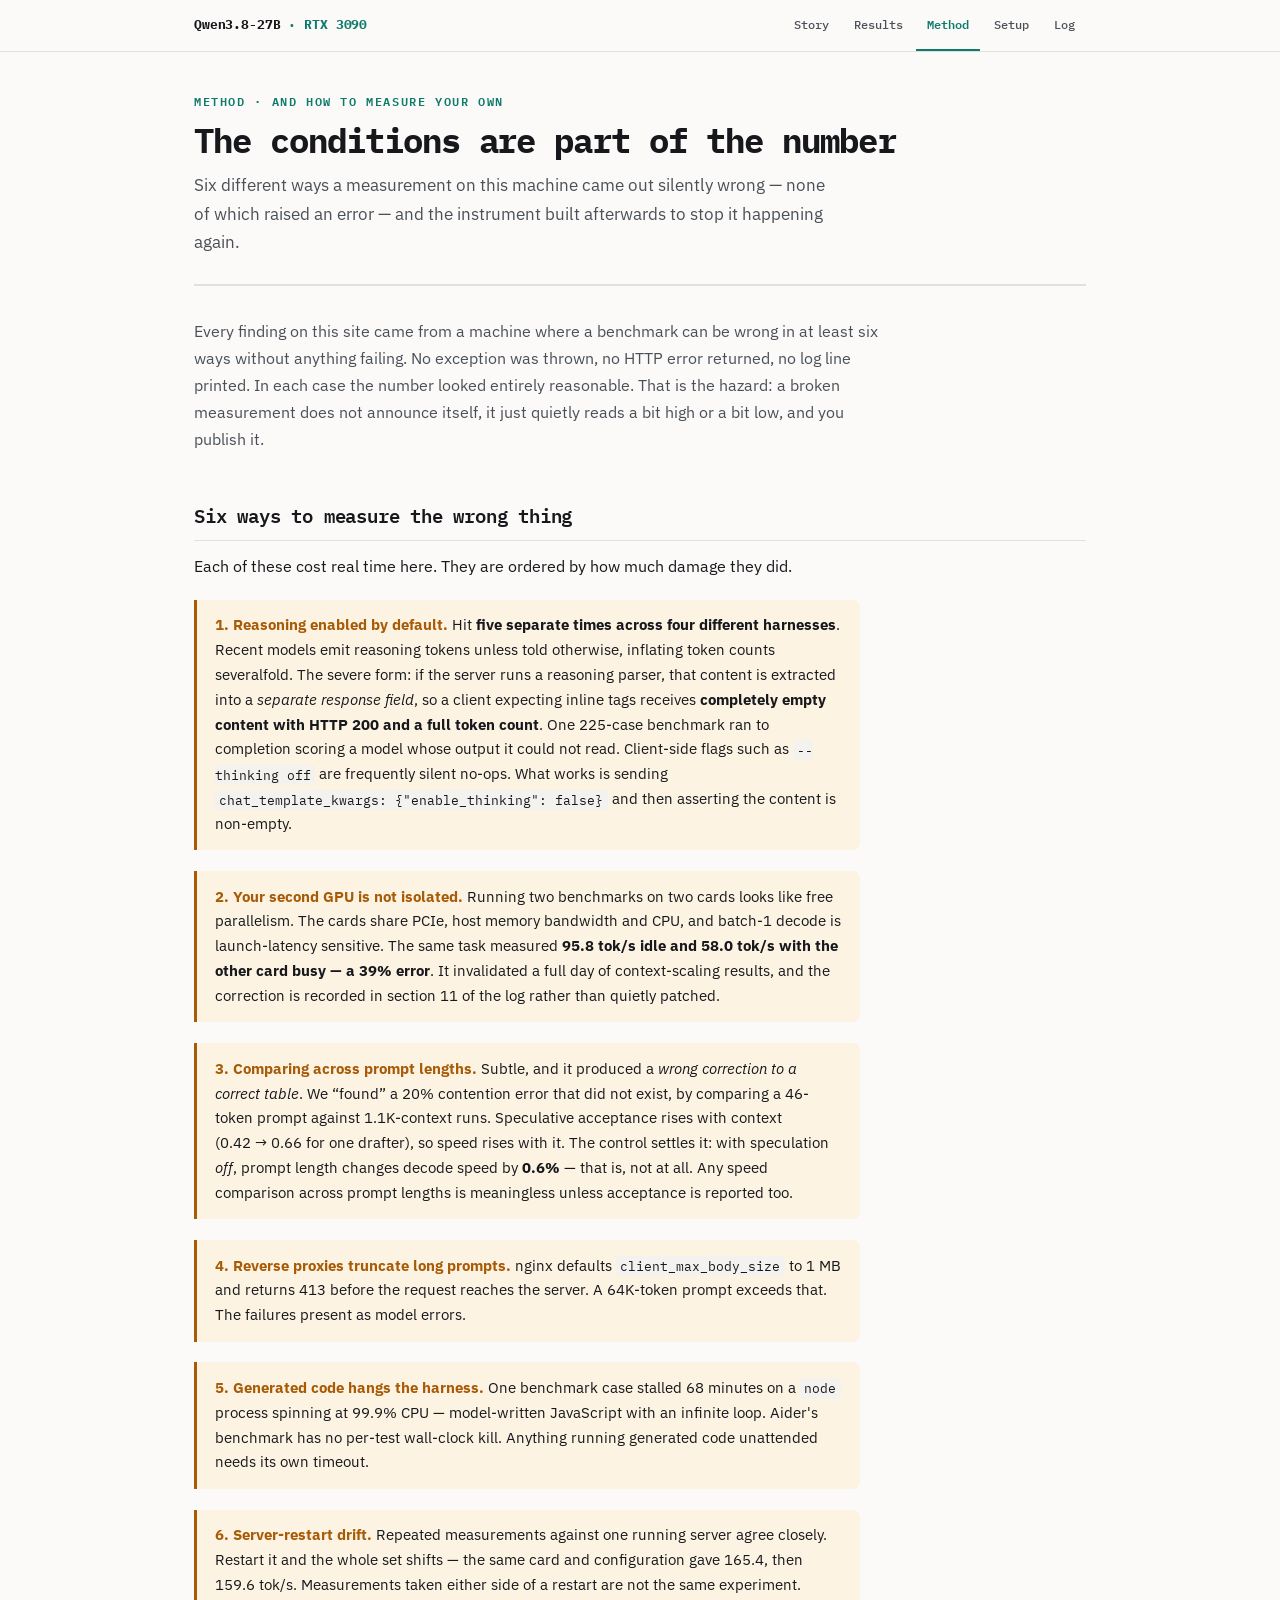
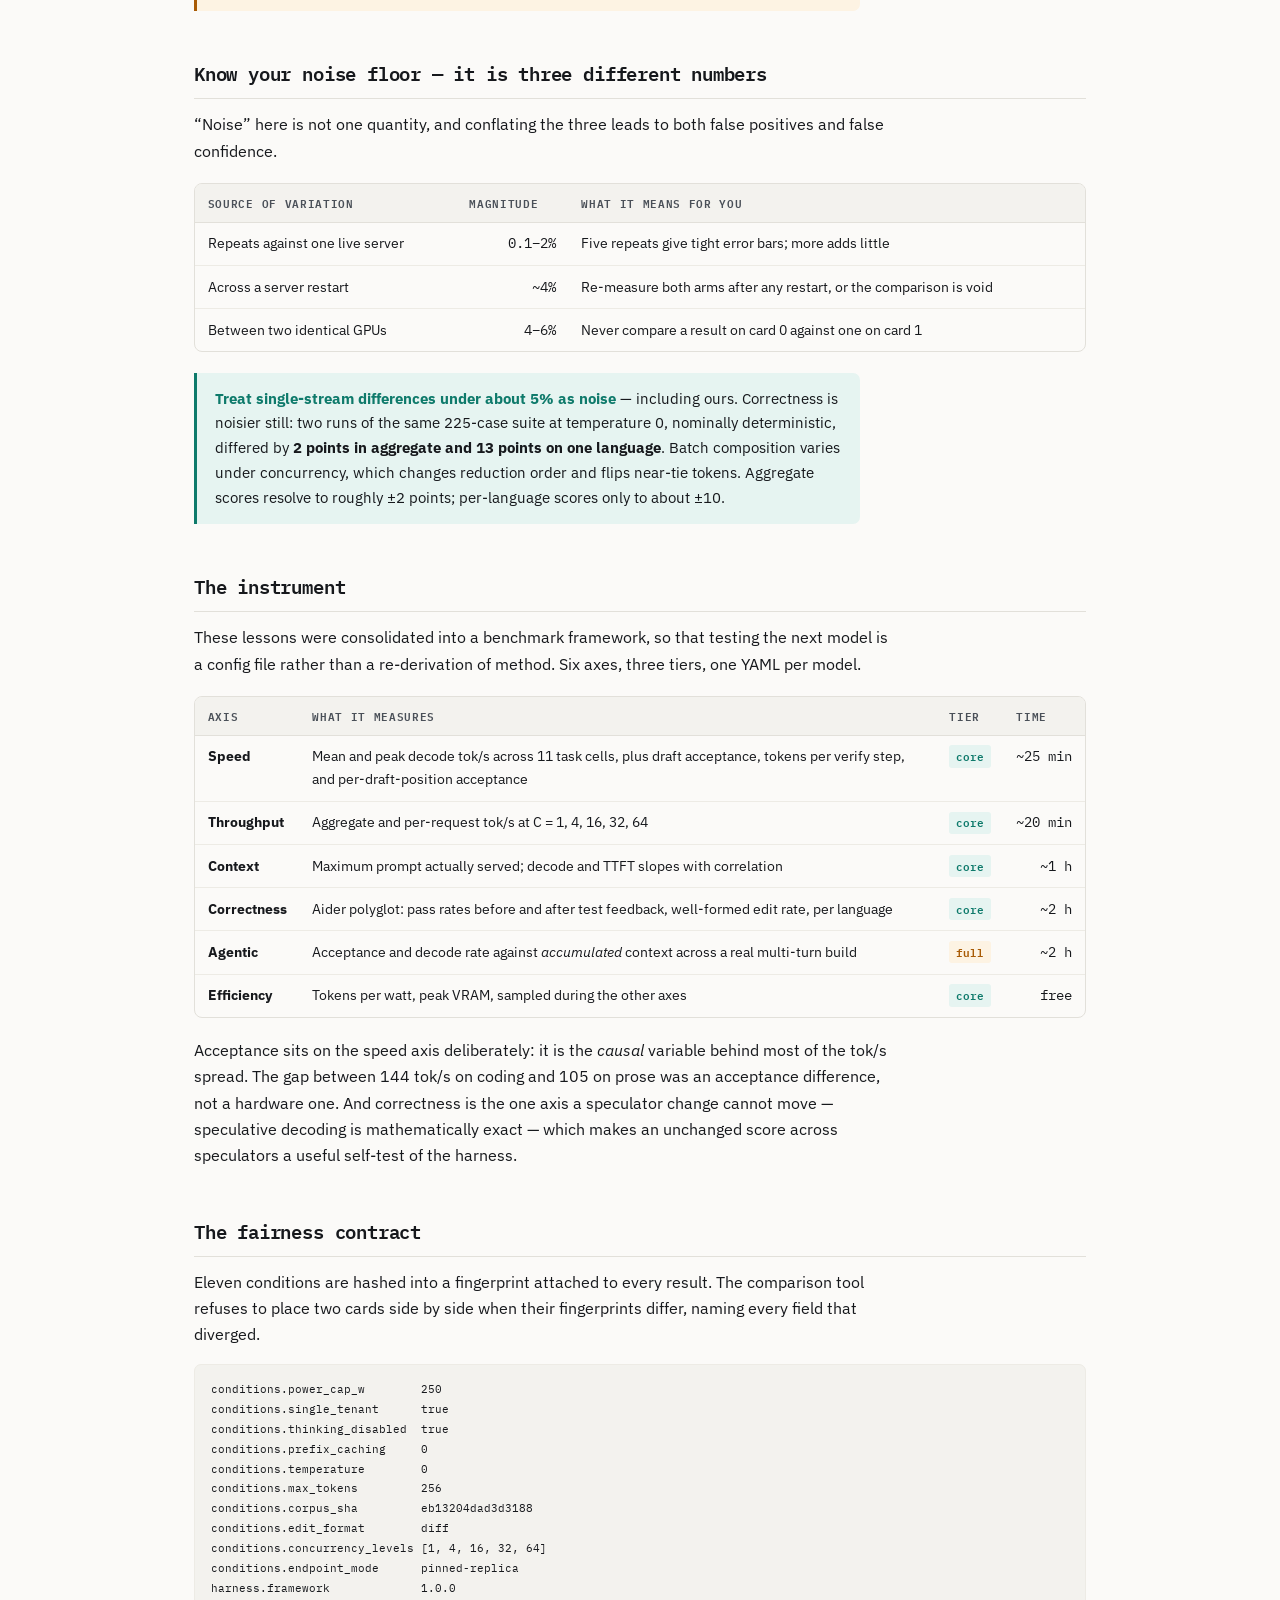
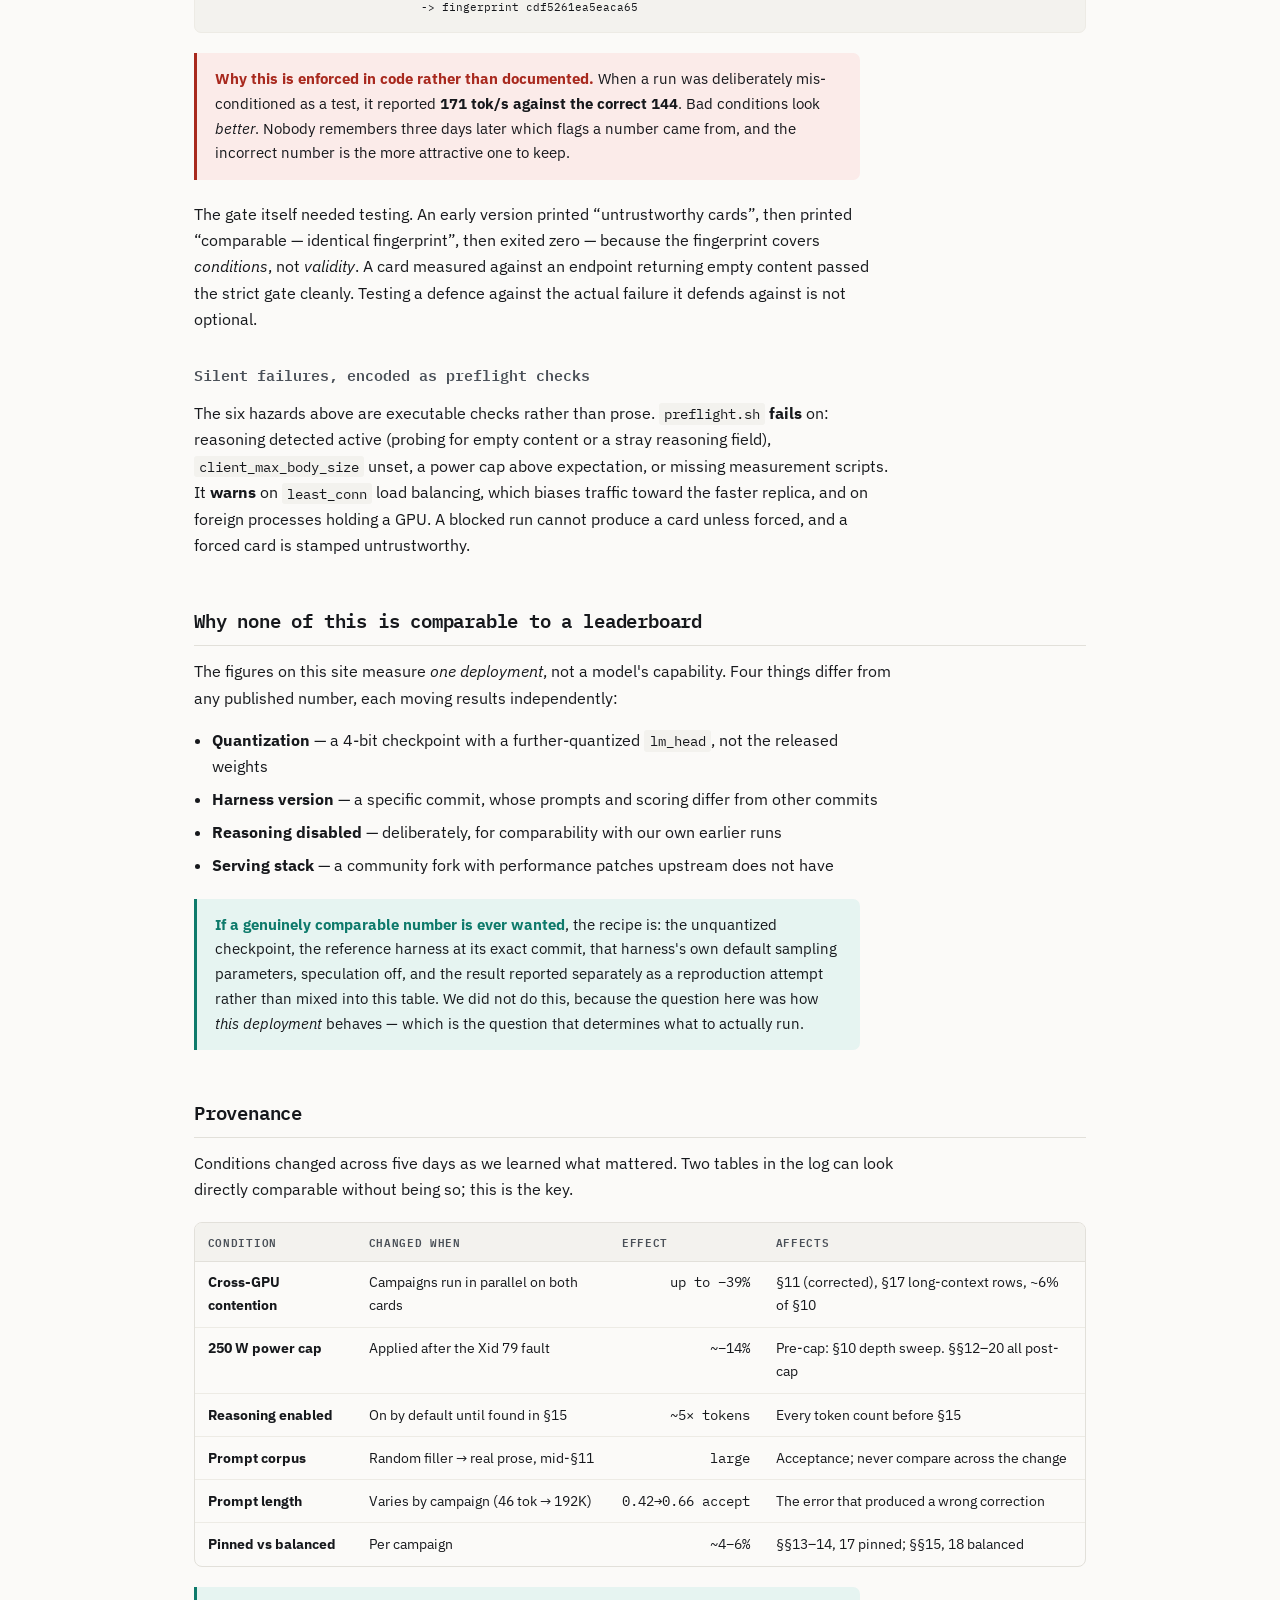
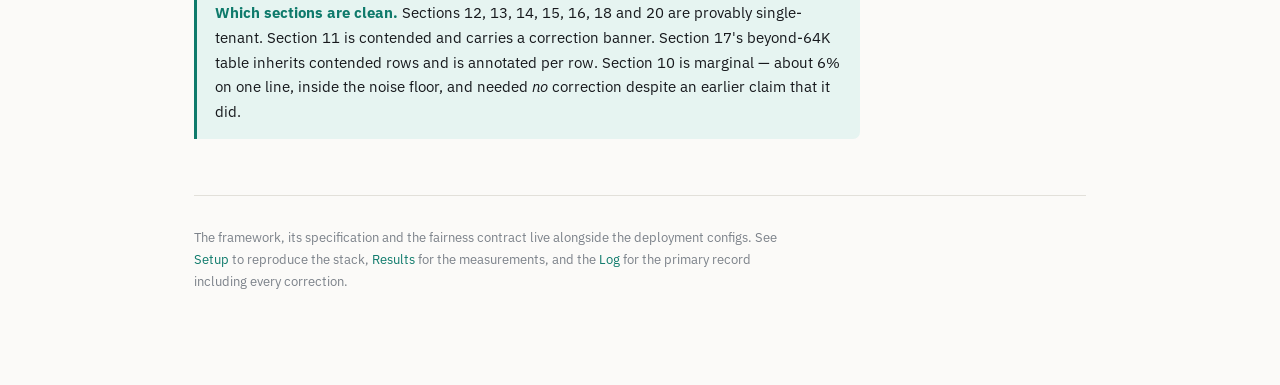
<file: method.html>
<!DOCTYPE html>
<html lang="en">
<head>
<meta charset="UTF-8">
<meta name="viewport" content="width=device-width, initial-scale=1.0">
<title>Method · Qwen3.8-27B on RTX 3090</title>
<link rel="preconnect" href="https://fonts.googleapis.com">
<link rel="preconnect" href="https://fonts.gstatic.com" crossorigin>
<link rel="stylesheet" href="https://fonts.googleapis.com/css2?family=IBM+Plex+Mono:wght@400;500;600;700&family=IBM+Plex+Sans:wght@400;500;600;700&display=swap">
<link rel="stylesheet" href="assets/site.css">
</head>
<body>
<nav class="topbar"><div class="topbar-in">
  <a class="brand" href="index.html">Qwen3.8-27B <span>· RTX 3090</span></a>
  <div class="tabs">
    <a href="index.html">Story</a>
    <a href="results.html">Results</a>
    <a href="method.html" aria-current="page">Method</a>
    <a href="setup.html">Setup</a>
    <a href="log.html">Log</a>
  </div>
</div></nav>
<main class="wrap">
<header class="hero">
  <p class="kicker">Method &middot; and how to measure your own</p>
  <h1>The conditions are part of the number</h1>
  <p class="standfirst">Six different ways a measurement on this machine came out silently wrong &mdash; none of which raised an error &mdash; and the instrument built afterwards to stop it happening again.</p>
</header>

<p class="lede">Every finding on this site came from a machine where a benchmark can be wrong in at least six ways without anything failing. No exception was thrown, no HTTP error returned, no log line printed. In each case the number looked entirely reasonable. That is the hazard: a broken measurement does not announce itself, it just quietly reads a bit high or a bit low, and you publish it.</p>

<h2>Six ways to measure the wrong thing</h2>
<p>Each of these cost real time here. They are ordered by how much damage they did.</p>

<div class="box warn">
  <strong>1. Reasoning enabled by default.</strong> Hit <strong>five separate times across four different harnesses</strong>. Recent models emit reasoning tokens unless told otherwise, inflating token counts severalfold. The severe form: if the server runs a reasoning parser, that content is extracted into a <em>separate response field</em>, so a client expecting inline tags receives <strong>completely empty content with HTTP&nbsp;200 and a full token count</strong>. One 225-case benchmark ran to completion scoring a model whose output it could not read. Client-side flags such as <code>--thinking off</code> are frequently silent no-ops. What works is sending <code>chat_template_kwargs: {"enable_thinking": false}</code> and then asserting the content is non-empty.
</div>

<div class="box warn">
  <strong>2. Your second GPU is not isolated.</strong> Running two benchmarks on two cards looks like free parallelism. The cards share PCIe, host memory bandwidth and CPU, and batch-1 decode is launch-latency sensitive. The same task measured <strong>95.8&nbsp;tok/s idle and 58.0&nbsp;tok/s with the other card busy &mdash; a 39% error</strong>. It invalidated a full day of context-scaling results, and the correction is recorded in section&nbsp;11 of the log rather than quietly patched.
</div>

<div class="box warn">
  <strong>3. Comparing across prompt lengths.</strong> Subtle, and it produced a <em>wrong correction to a correct table</em>. We &ldquo;found&rdquo; a 20% contention error that did not exist, by comparing a 46-token prompt against 1.1K-context runs. Speculative acceptance rises with context (0.42&nbsp;&rarr;&nbsp;0.66 for one drafter), so speed rises with it. The control settles it: with speculation <em>off</em>, prompt length changes decode speed by <strong>0.6%</strong> &mdash; that is, not at all. Any speed comparison across prompt lengths is meaningless unless acceptance is reported too.
</div>

<div class="box warn">
  <strong>4. Reverse proxies truncate long prompts.</strong> nginx defaults <code>client_max_body_size</code> to 1&nbsp;MB and returns 413 before the request reaches the server. A 64K-token prompt exceeds that. The failures present as model errors.
</div>

<div class="box warn">
  <strong>5. Generated code hangs the harness.</strong> One benchmark case stalled 68 minutes on a <code>node</code> process spinning at 99.9% CPU &mdash; model-written JavaScript with an infinite loop. Aider's benchmark has no per-test wall-clock kill. Anything running generated code unattended needs its own timeout.
</div>

<div class="box warn">
  <strong>6. Server-restart drift.</strong> Repeated measurements against one running server agree closely. Restart it and the whole set shifts &mdash; the same card and configuration gave 165.4, then 159.6&nbsp;tok/s. Measurements taken either side of a restart are not the same experiment.
</div>

<h2>Know your noise floor &mdash; it is three different numbers</h2>
<p>&ldquo;Noise&rdquo; here is not one quantity, and conflating the three leads to both false positives and false confidence.</p>

<div class="tw">
  <table>
    <thead><tr><th>Source of variation</th><th>Magnitude</th><th>What it means for you</th></tr></thead>
    <tbody>
      <tr><td>Repeats against one live server</td><td class="n">0.1&ndash;2%</td><td>Five repeats give tight error bars; more adds little</td></tr>
      <tr><td>Across a server restart</td><td class="n">~4%</td><td>Re-measure both arms after any restart, or the comparison is void</td></tr>
      <tr><td>Between two identical GPUs</td><td class="n">4&ndash;6%</td><td>Never compare a result on card 0 against one on card 1</td></tr>
    </tbody>
  </table>
</div>

<div class="box">
  <strong>Treat single-stream differences under about 5% as noise</strong> &mdash; including ours. Correctness is noisier still: two runs of the same 225-case suite at temperature&nbsp;0, nominally deterministic, differed by <strong>2 points in aggregate and 13 points on one language</strong>. Batch composition varies under concurrency, which changes reduction order and flips near-tie tokens. Aggregate scores resolve to roughly &plusmn;2 points; per-language scores only to about &plusmn;10.
</div>

<h2>The instrument</h2>
<p>These lessons were consolidated into a benchmark framework, so that testing the next model is a config file rather than a re-derivation of method. Six axes, three tiers, one YAML per model.</p>

<div class="tw">
  <table>
    <thead><tr><th>Axis</th><th>What it measures</th><th>Tier</th><th>Time</th></tr></thead>
    <tbody>
      <tr><td><strong>Speed</strong></td><td>Mean and peak decode tok/s across 11 task cells, plus draft acceptance, tokens per verify step, and per-draft-position acceptance</td><td><span class="badge">core</span></td><td class="n">~25 min</td></tr>
      <tr><td><strong>Throughput</strong></td><td>Aggregate and per-request tok/s at C = 1, 4, 16, 32, 64</td><td><span class="badge">core</span></td><td class="n">~20 min</td></tr>
      <tr><td><strong>Context</strong></td><td>Maximum prompt actually served; decode and TTFT slopes with correlation</td><td><span class="badge">core</span></td><td class="n">~1 h</td></tr>
      <tr><td><strong>Correctness</strong></td><td>Aider polyglot: pass rates before and after test feedback, well-formed edit rate, per language</td><td><span class="badge">core</span></td><td class="n">~2 h</td></tr>
      <tr><td><strong>Agentic</strong></td><td>Acceptance and decode rate against <em>accumulated</em> context across a real multi-turn build</td><td><span class="badge warn">full</span></td><td class="n">~2 h</td></tr>
      <tr><td><strong>Efficiency</strong></td><td>Tokens per watt, peak VRAM, sampled during the other axes</td><td><span class="badge">core</span></td><td class="n">free</td></tr>
    </tbody>
  </table>
</div>

<p>Acceptance sits on the speed axis deliberately: it is the <em>causal</em> variable behind most of the tok/s spread. The gap between 144 tok/s on coding and 105 on prose was an acceptance difference, not a hardware one. And correctness is the one axis a speculator change cannot move &mdash; speculative decoding is mathematically exact &mdash; which makes an unchanged score across speculators a useful self-test of the harness.</p>

<h2>The fairness contract</h2>
<p>Eleven conditions are hashed into a fingerprint attached to every result. The comparison tool refuses to place two cards side by side when their fingerprints differ, naming every field that diverged.</p>

<pre><code>conditions.power_cap_w        250
conditions.single_tenant      true
conditions.thinking_disabled  true
conditions.prefix_caching     0
conditions.temperature        0
conditions.max_tokens         256
conditions.corpus_sha         eb13204dad3d3188
conditions.edit_format        diff
conditions.concurrency_levels [1, 4, 16, 32, 64]
conditions.endpoint_mode      pinned-replica
harness.framework             1.0.0
                              -> fingerprint cdf5261ea5eaca65</code></pre>

<div class="box stop">
  <strong>Why this is enforced in code rather than documented.</strong> When a run was deliberately mis-conditioned as a test, it reported <strong>171 tok/s against the correct 144</strong>. Bad conditions look <em>better</em>. Nobody remembers three days later which flags a number came from, and the incorrect number is the more attractive one to keep.
</div>

<p>The gate itself needed testing. An early version printed &ldquo;untrustworthy cards&rdquo;, then printed &ldquo;comparable &mdash; identical fingerprint&rdquo;, then exited zero &mdash; because the fingerprint covers <em>conditions</em>, not <em>validity</em>. A card measured against an endpoint returning empty content passed the strict gate cleanly. Testing a defence against the actual failure it defends against is not optional.</p>

<h3>Silent failures, encoded as preflight checks</h3>
<p>The six hazards above are executable checks rather than prose. <code>preflight.sh</code> <strong>fails</strong> on: reasoning detected active (probing for empty content or a stray reasoning field), <code>client_max_body_size</code> unset, a power cap above expectation, or missing measurement scripts. It <strong>warns</strong> on <code>least_conn</code> load balancing, which biases traffic toward the faster replica, and on foreign processes holding a GPU. A blocked run cannot produce a card unless forced, and a forced card is stamped untrustworthy.</p>

<h2>Why none of this is comparable to a leaderboard</h2>
<p>The figures on this site measure <em>one deployment</em>, not a model's capability. Four things differ from any published number, each moving results independently:</p>
<ul>
  <li><strong>Quantization</strong> &mdash; a 4-bit checkpoint with a further-quantized <code>lm_head</code>, not the released weights</li>
  <li><strong>Harness version</strong> &mdash; a specific commit, whose prompts and scoring differ from other commits</li>
  <li><strong>Reasoning disabled</strong> &mdash; deliberately, for comparability with our own earlier runs</li>
  <li><strong>Serving stack</strong> &mdash; a community fork with performance patches upstream does not have</li>
</ul>

<div class="box">
  <strong>If a genuinely comparable number is ever wanted</strong>, the recipe is: the unquantized checkpoint, the reference harness at its exact commit, that harness's own default sampling parameters, speculation off, and the result reported separately as a reproduction attempt rather than mixed into this table. We did not do this, because the question here was how <em>this deployment</em> behaves &mdash; which is the question that determines what to actually run.
</div>

<h2>Provenance</h2>
<p>Conditions changed across five days as we learned what mattered. Two tables in the log can look directly comparable without being so; this is the key.</p>

<div class="tw">
  <table>
    <thead><tr><th>Condition</th><th>Changed when</th><th>Effect</th><th>Affects</th></tr></thead>
    <tbody>
      <tr><td><strong>Cross-GPU contention</strong></td><td>Campaigns run in parallel on both cards</td><td class="n">up to &minus;39%</td><td>&sect;11 (corrected), &sect;17 long-context rows, ~6% of &sect;10</td></tr>
      <tr><td><strong>250 W power cap</strong></td><td>Applied after the Xid&nbsp;79 fault</td><td class="n">~&minus;14%</td><td>Pre-cap: &sect;10 depth sweep. &sect;&sect;12&ndash;20 all post-cap</td></tr>
      <tr><td><strong>Reasoning enabled</strong></td><td>On by default until found in &sect;15</td><td class="n">~5&times; tokens</td><td>Every token count before &sect;15</td></tr>
      <tr><td><strong>Prompt corpus</strong></td><td>Random filler &rarr; real prose, mid-&sect;11</td><td class="n">large</td><td>Acceptance; never compare across the change</td></tr>
      <tr><td><strong>Prompt length</strong></td><td>Varies by campaign (46 tok &rarr; 192K)</td><td class="n">0.42&rarr;0.66 accept</td><td>The error that produced a wrong correction</td></tr>
      <tr><td><strong>Pinned vs balanced</strong></td><td>Per campaign</td><td class="n">~4&ndash;6%</td><td>&sect;&sect;13&ndash;14, 17 pinned; &sect;&sect;15, 18 balanced</td></tr>
    </tbody>
  </table>
</div>

<div class="box">
  <strong>Which sections are clean.</strong> Sections 12, 13, 14, 15, 16, 18 and 20 are provably single-tenant. Section&nbsp;11 is contended and carries a correction banner. Section&nbsp;17's beyond-64K table inherits contended rows and is annotated per row. Section&nbsp;10 is marginal &mdash; about 6% on one line, inside the noise floor, and needed <em>no</em> correction despite an earlier claim that it did.
</div>

<div class="foot">
  <p>The framework, its specification and the fairness contract live alongside the deployment configs. See <a href="setup.html">Setup</a> to reproduce the stack, <a href="results.html">Results</a> for the measurements, and the <a href="log.html">Log</a> for the primary record including every correction.</p>
</div>

</main>
</body>
</html>
</file>
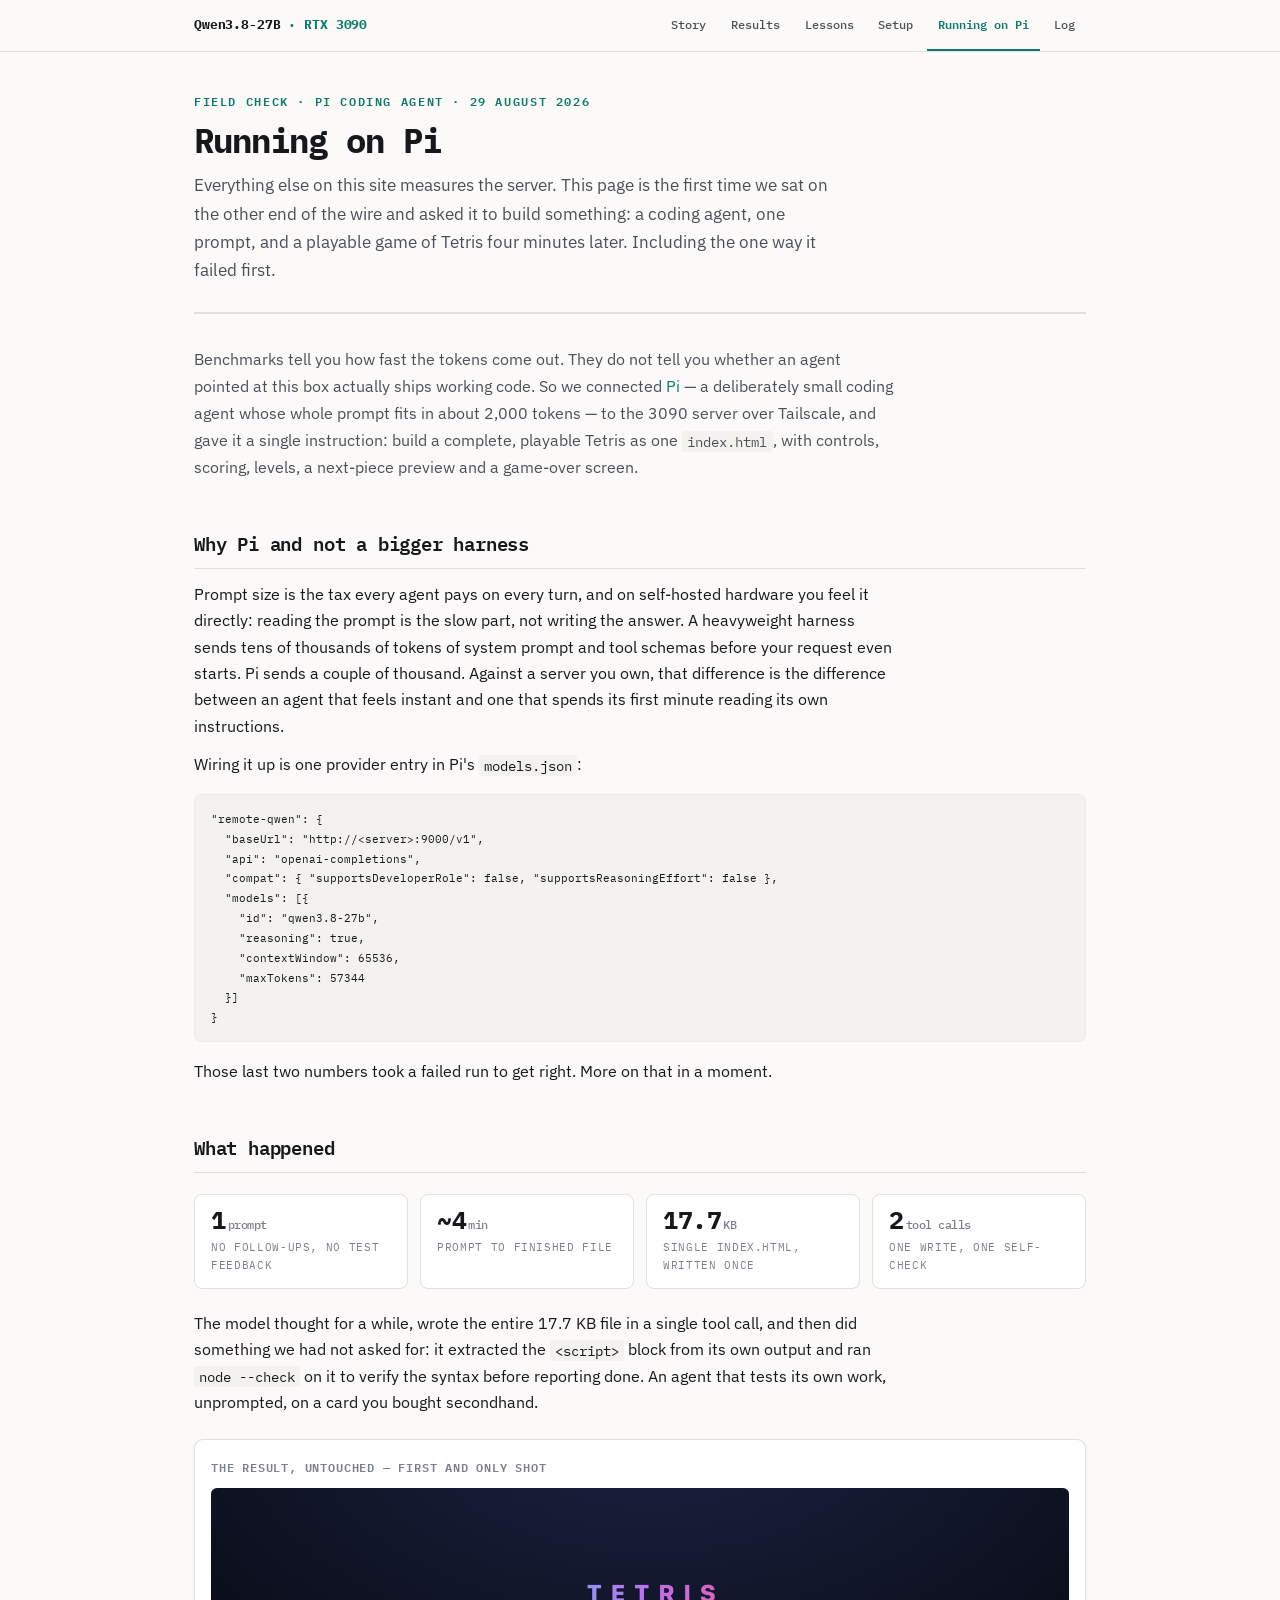
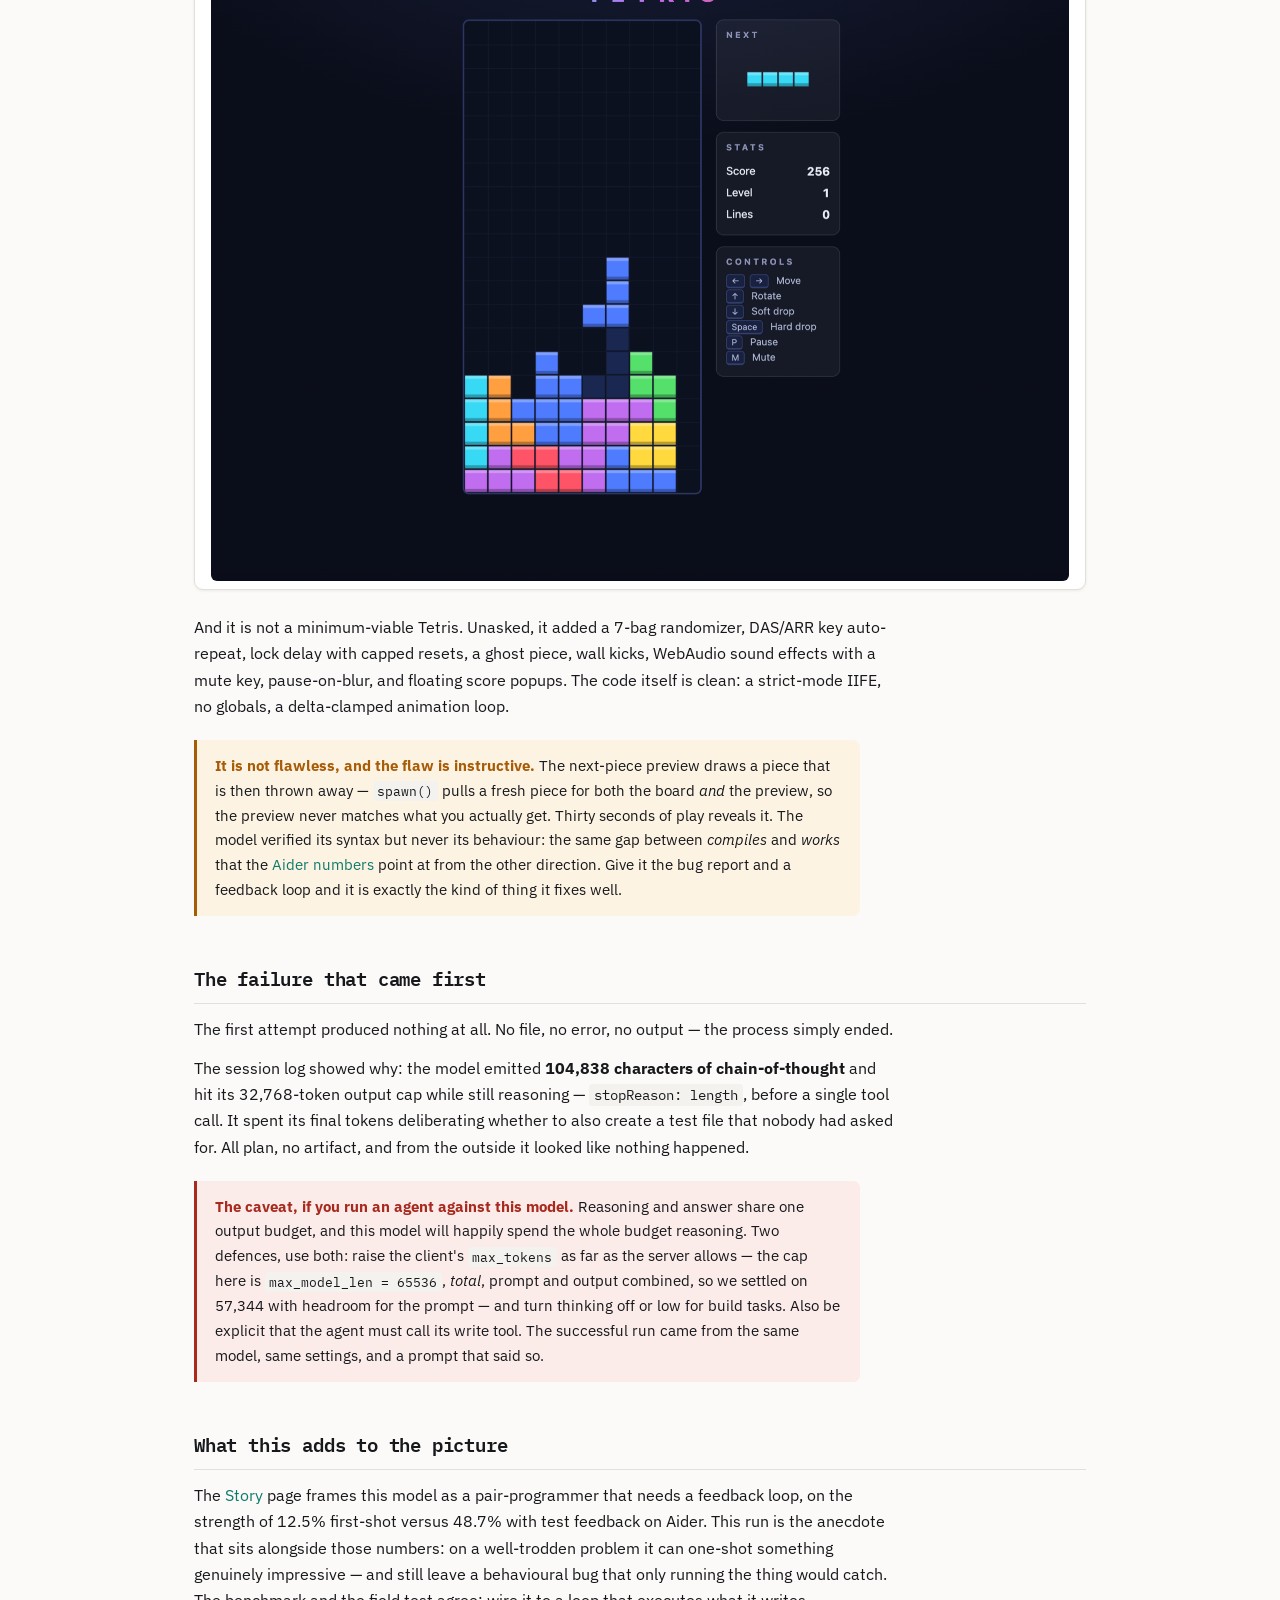
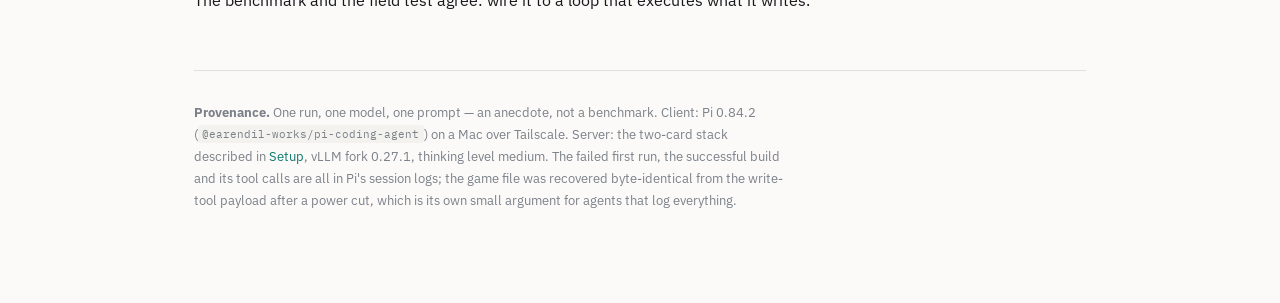
<file: pi.html>
<!DOCTYPE html>
<html lang="en">
<head>
<meta charset="UTF-8">
<meta name="viewport" content="width=device-width, initial-scale=1.0">
<title>Running on Pi · Qwen3.8-27B on RTX 3090</title>
<link rel="preconnect" href="https://fonts.googleapis.com">
<link rel="preconnect" href="https://fonts.gstatic.com" crossorigin>
<link rel="stylesheet" href="https://fonts.googleapis.com/css2?family=IBM+Plex+Mono:wght@400;500;600;700&family=IBM+Plex+Sans:wght@400;500;600;700&display=swap">
<link rel="stylesheet" href="assets/site.css">
</head>
<body>
<nav class="topbar"><div class="topbar-in">
  <a class="brand" href="index.html">Qwen3.8-27B <span>· RTX 3090</span></a>
  <div class="tabs">
    <a href="index.html">Story</a>
    <a href="local-frontier.html">Results</a>
    <a href="lessons.html">Lessons</a>
    <a href="setup.html">Setup</a>
    <a href="pi.html" aria-current="page">Running on Pi</a>
    <a href="log.html">Log</a>
  </div>
</div></nav>
<main class="wrap">
<header class="hero">
  <p class="kicker">Field check · Pi coding agent · 29 August 2026</p>
  <h1>Running on Pi</h1>
  <p class="standfirst">Everything else on this site measures the server. This page is the first time we sat on the other end of the wire and asked it to build something: a coding agent, one prompt, and a playable game of Tetris four minutes later. Including the one way it failed first.</p>
</header>

<p class="lede">Benchmarks tell you how fast the tokens come out. They do not tell you whether an agent pointed at this box actually ships working code. So we connected <a href="https://www.npmjs.com/package/@earendil-works/pi-coding-agent">Pi</a> — a deliberately small coding agent whose whole prompt fits in about 2,000 tokens — to the 3090 server over Tailscale, and gave it a single instruction: build a complete, playable Tetris as one <code>index.html</code>, with controls, scoring, levels, a next-piece preview and a game-over screen.</p>

<h2>Why Pi and not a bigger harness</h2>

<p>Prompt size is the tax every agent pays on every turn, and on self-hosted hardware you feel it directly: reading the prompt is the slow part, not writing the answer. A heavyweight harness sends tens of thousands of tokens of system prompt and tool schemas before your request even starts. Pi sends a couple of thousand. Against a server you own, that difference is the difference between an agent that feels instant and one that spends its first minute reading its own instructions.</p>

<p>Wiring it up is one provider entry in Pi's <code>models.json</code>:</p>

<pre><code>"remote-qwen": {
  "baseUrl": "http://&lt;server&gt;:9000/v1",
  "api": "openai-completions",
  "compat": { "supportsDeveloperRole": false, "supportsReasoningEffort": false },
  "models": [{
    "id": "qwen3.8-27b",
    "reasoning": true,
    "contextWindow": 65536,
    "maxTokens": 57344
  }]
}</code></pre>

<p>Those last two numbers took a failed run to get right. More on that in a moment.</p>

<h2>What happened</h2>

<div class="stats">
  <div class="stat"><div class="v">1<small>prompt</small></div><div class="l">no follow-ups, no test feedback</div></div>
  <div class="stat"><div class="v">~4<small>min</small></div><div class="l">prompt to finished file</div></div>
  <div class="stat"><div class="v">17.7<small>KB</small></div><div class="l">single index.html, written once</div></div>
  <div class="stat"><div class="v">2<small>tool calls</small></div><div class="l">one write, one self-check</div></div>
</div>

<p>The model thought for a while, wrote the entire 17.7&nbsp;KB file in a single tool call, and then did something we had not asked for: it extracted the <code>&lt;script&gt;</code> block from its own output and ran <code>node --check</code> on it to verify the syntax before reporting done. An agent that tests its own work, unprompted, on a card you bought secondhand.</p>

<figure class="fig">
  <figcaption>The result, untouched — first and only shot</figcaption>
  <img src="assets/pi-tetris.png" alt="Screenshot of the Tetris game Qwen3.8-27B built in one shot: dark-themed board mid-game with score, level and lines panels, a next-piece preview showing an I-piece, and a controls legend" style="width:100%;height:auto;display:block;border-radius:6px">
</figure>

<p>And it is not a minimum-viable Tetris. Unasked, it added a 7-bag randomizer, DAS/ARR key auto-repeat, lock delay with capped resets, a ghost piece, wall kicks, WebAudio sound effects with a mute key, pause-on-blur, and floating score popups. The code itself is clean: a strict-mode IIFE, no globals, a delta-clamped animation loop.</p>

<div class="box warn">
  <strong>It is not flawless, and the flaw is instructive.</strong> The next-piece preview draws a piece that is then thrown away — <code>spawn()</code> pulls a fresh piece for both the board <em>and</em> the preview, so the preview never matches what you actually get. Thirty seconds of play reveals it. The model verified its syntax but never its behaviour: the same gap between <em>compiles</em> and <em>works</em> that the <a href="index.html">Aider numbers</a> point at from the other direction. Give it the bug report and a feedback loop and it is exactly the kind of thing it fixes well.
</div>

<h2>The failure that came first</h2>

<p>The first attempt produced nothing at all. No file, no error, no output — the process simply ended.</p>

<p>The session log showed why: the model emitted <strong>104,838 characters of chain-of-thought</strong> and hit its 32,768-token output cap while still reasoning — <code>stopReason: length</code>, before a single tool call. It spent its final tokens deliberating whether to also create a test file that nobody had asked for. All plan, no artifact, and from the outside it looked like nothing happened.</p>

<div class="box stop">
  <strong>The caveat, if you run an agent against this model.</strong> Reasoning and answer share one output budget, and this model will happily spend the whole budget reasoning. Two defences, use both: raise the client's <code>max_tokens</code> as far as the server allows — the cap here is <code>max_model_len&nbsp;=&nbsp;65536</code>, <em>total</em>, prompt and output combined, so we settled on 57,344 with headroom for the prompt — and turn thinking off or low for build tasks. Also be explicit that the agent must call its write tool. The successful run came from the same model, same settings, and a prompt that said so.
</div>

<h2>What this adds to the picture</h2>

<p>The <a href="index.html">Story</a> page frames this model as a pair-programmer that needs a feedback loop, on the strength of 12.5% first-shot versus 48.7% with test feedback on Aider. This run is the anecdote that sits alongside those numbers: on a well-trodden problem it can one-shot something genuinely impressive — and still leave a behavioural bug that only running the thing would catch. The benchmark and the field test agree: wire it to a loop that executes what it writes.</p>

<div class="foot">
  <p><strong>Provenance.</strong> One run, one model, one prompt — an anecdote, not a benchmark. Client: Pi 0.84.2 (<code>@earendil-works/pi-coding-agent</code>) on a Mac over Tailscale. Server: the two-card stack described in <a href="setup.html">Setup</a>, vLLM fork 0.27.1, thinking level medium. The failed first run, the successful build and its tool calls are all in Pi's session logs; the game file was recovered byte-identical from the write-tool payload after a power cut, which is its own small argument for agents that log everything.</p>
</div>

</main>
</body>
</html>
</file>
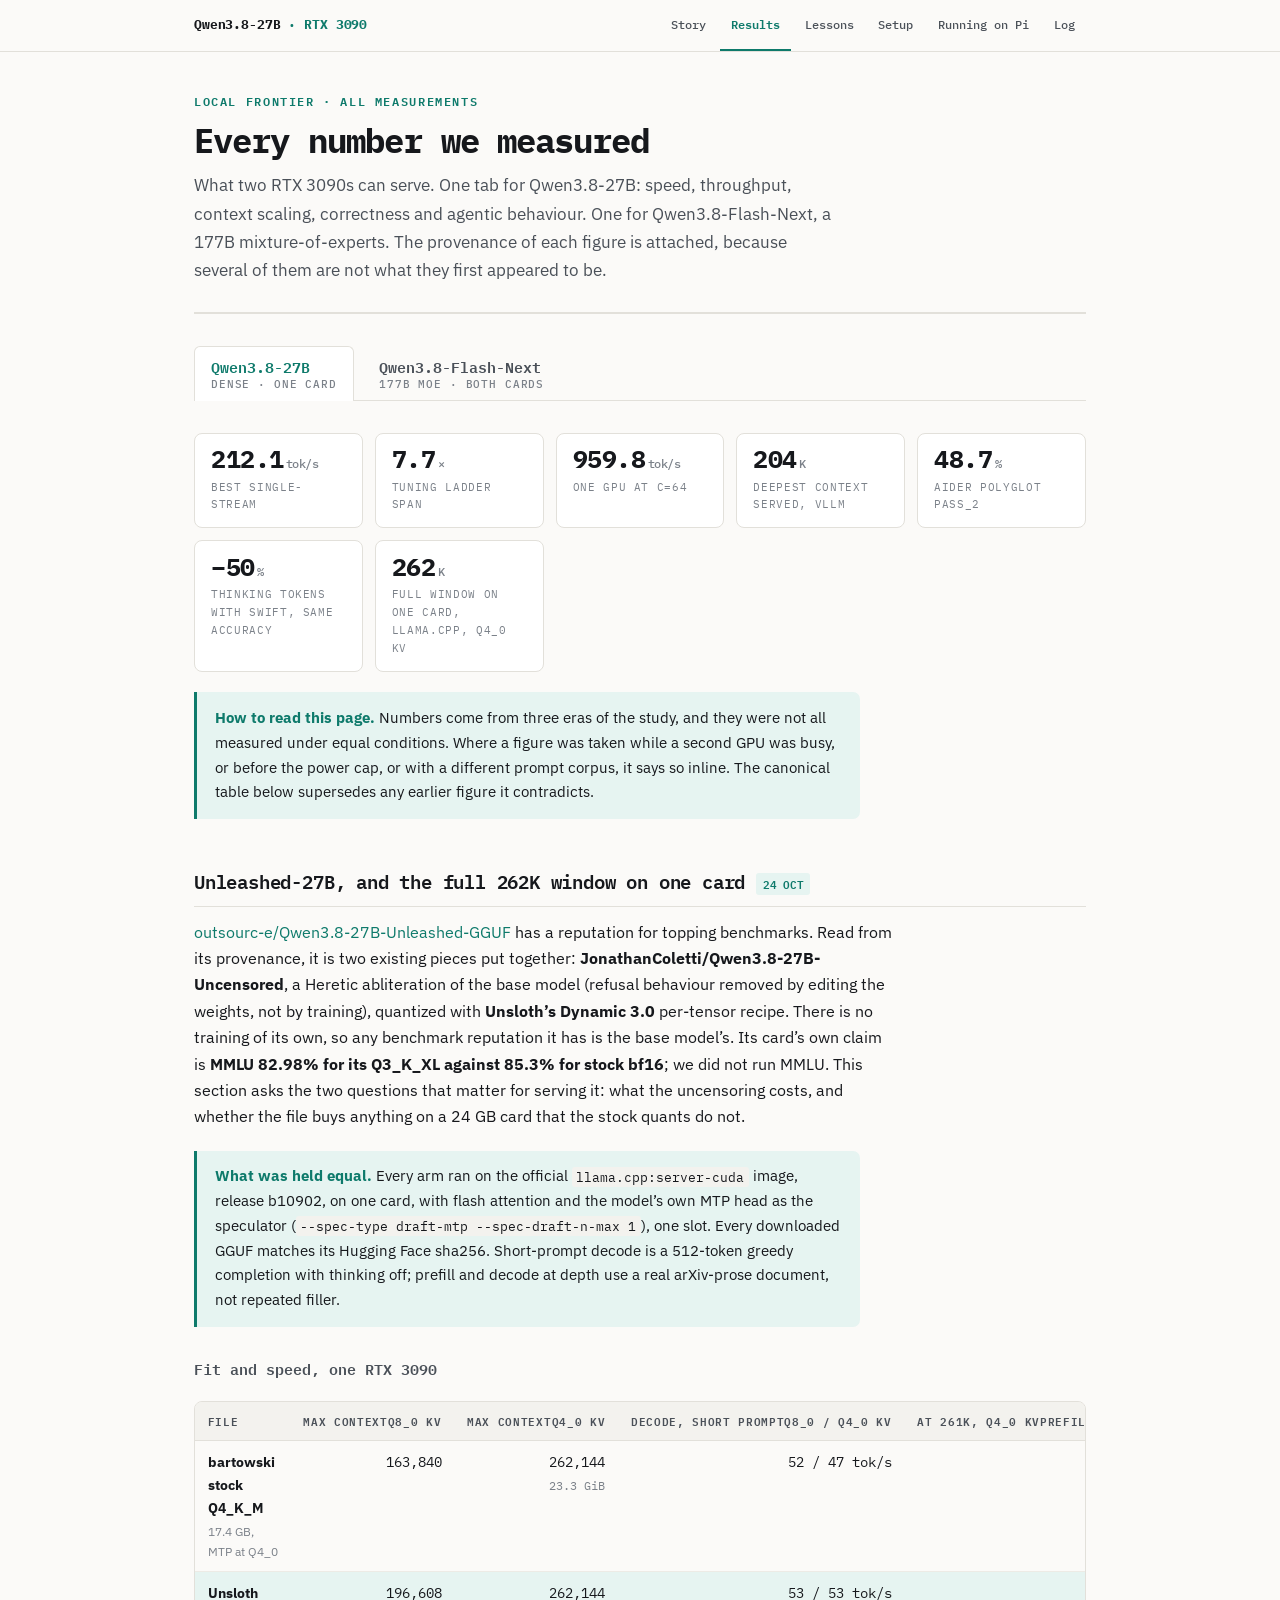
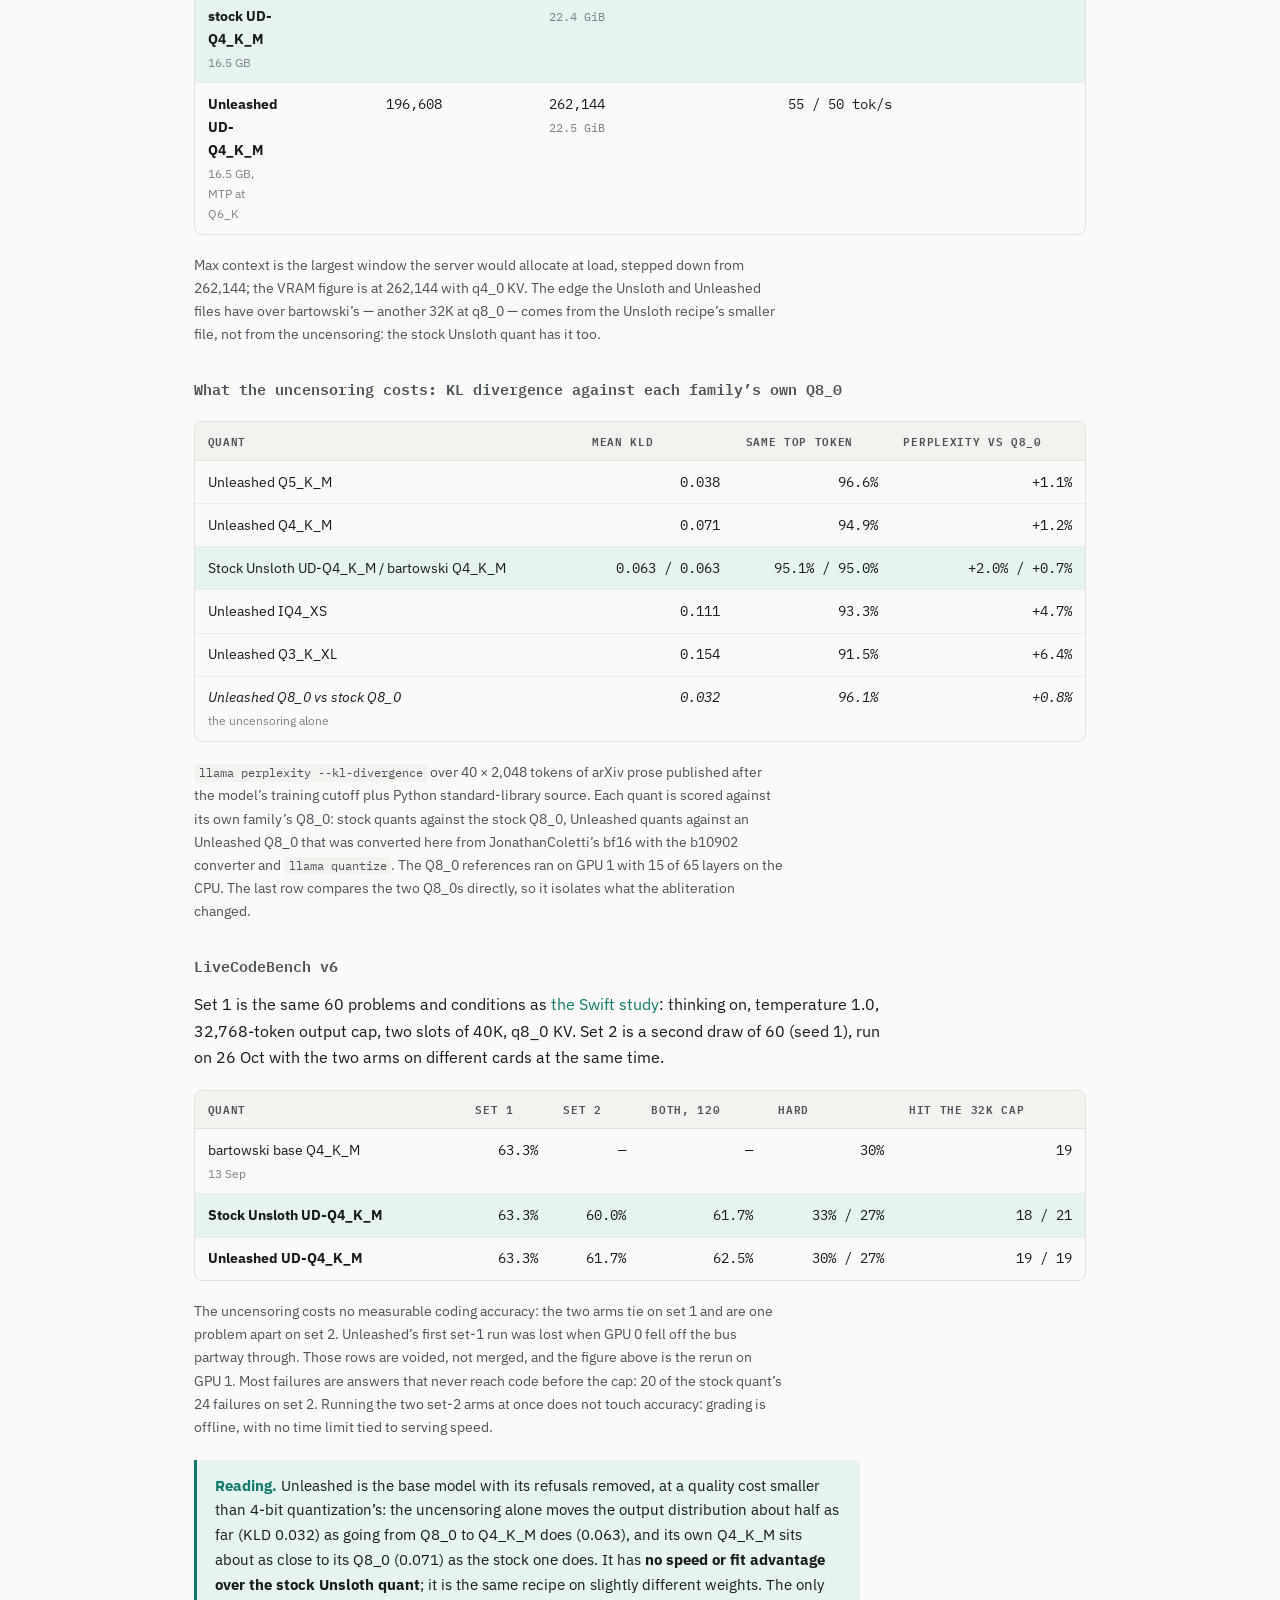
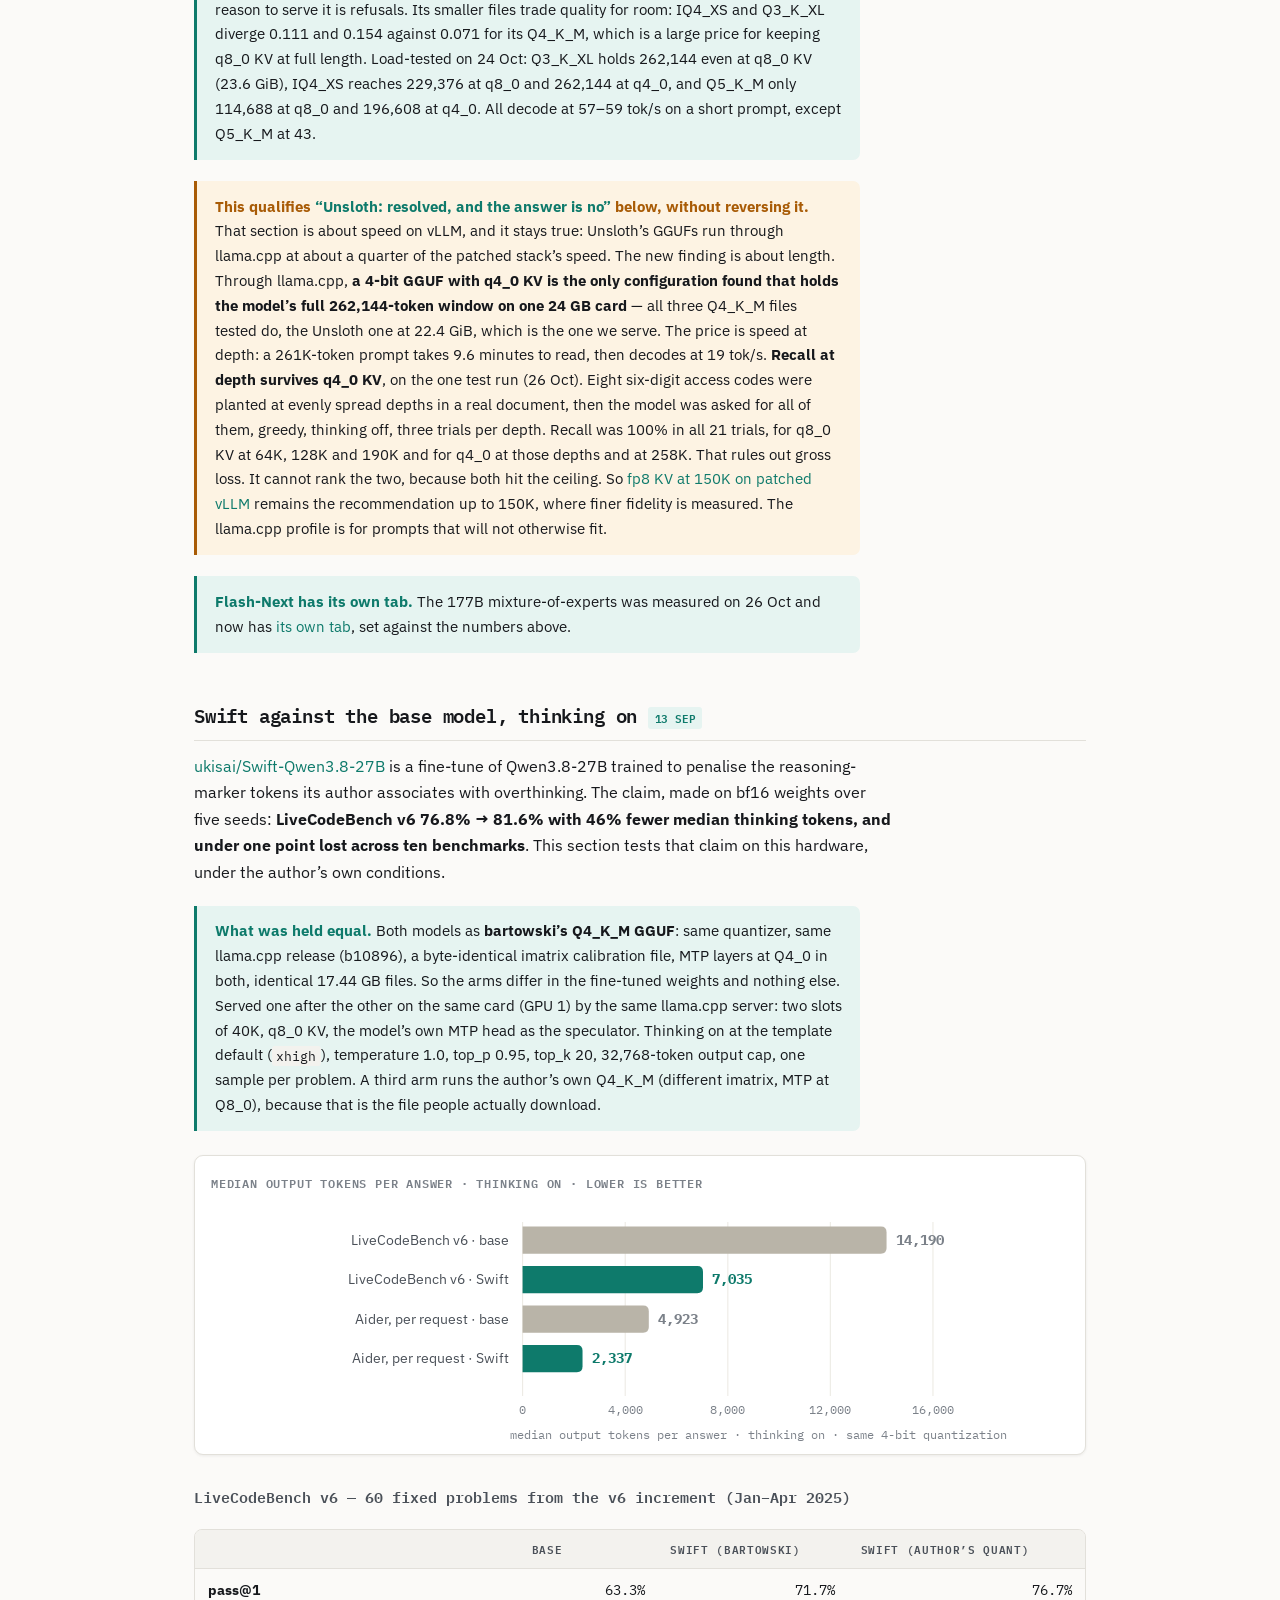
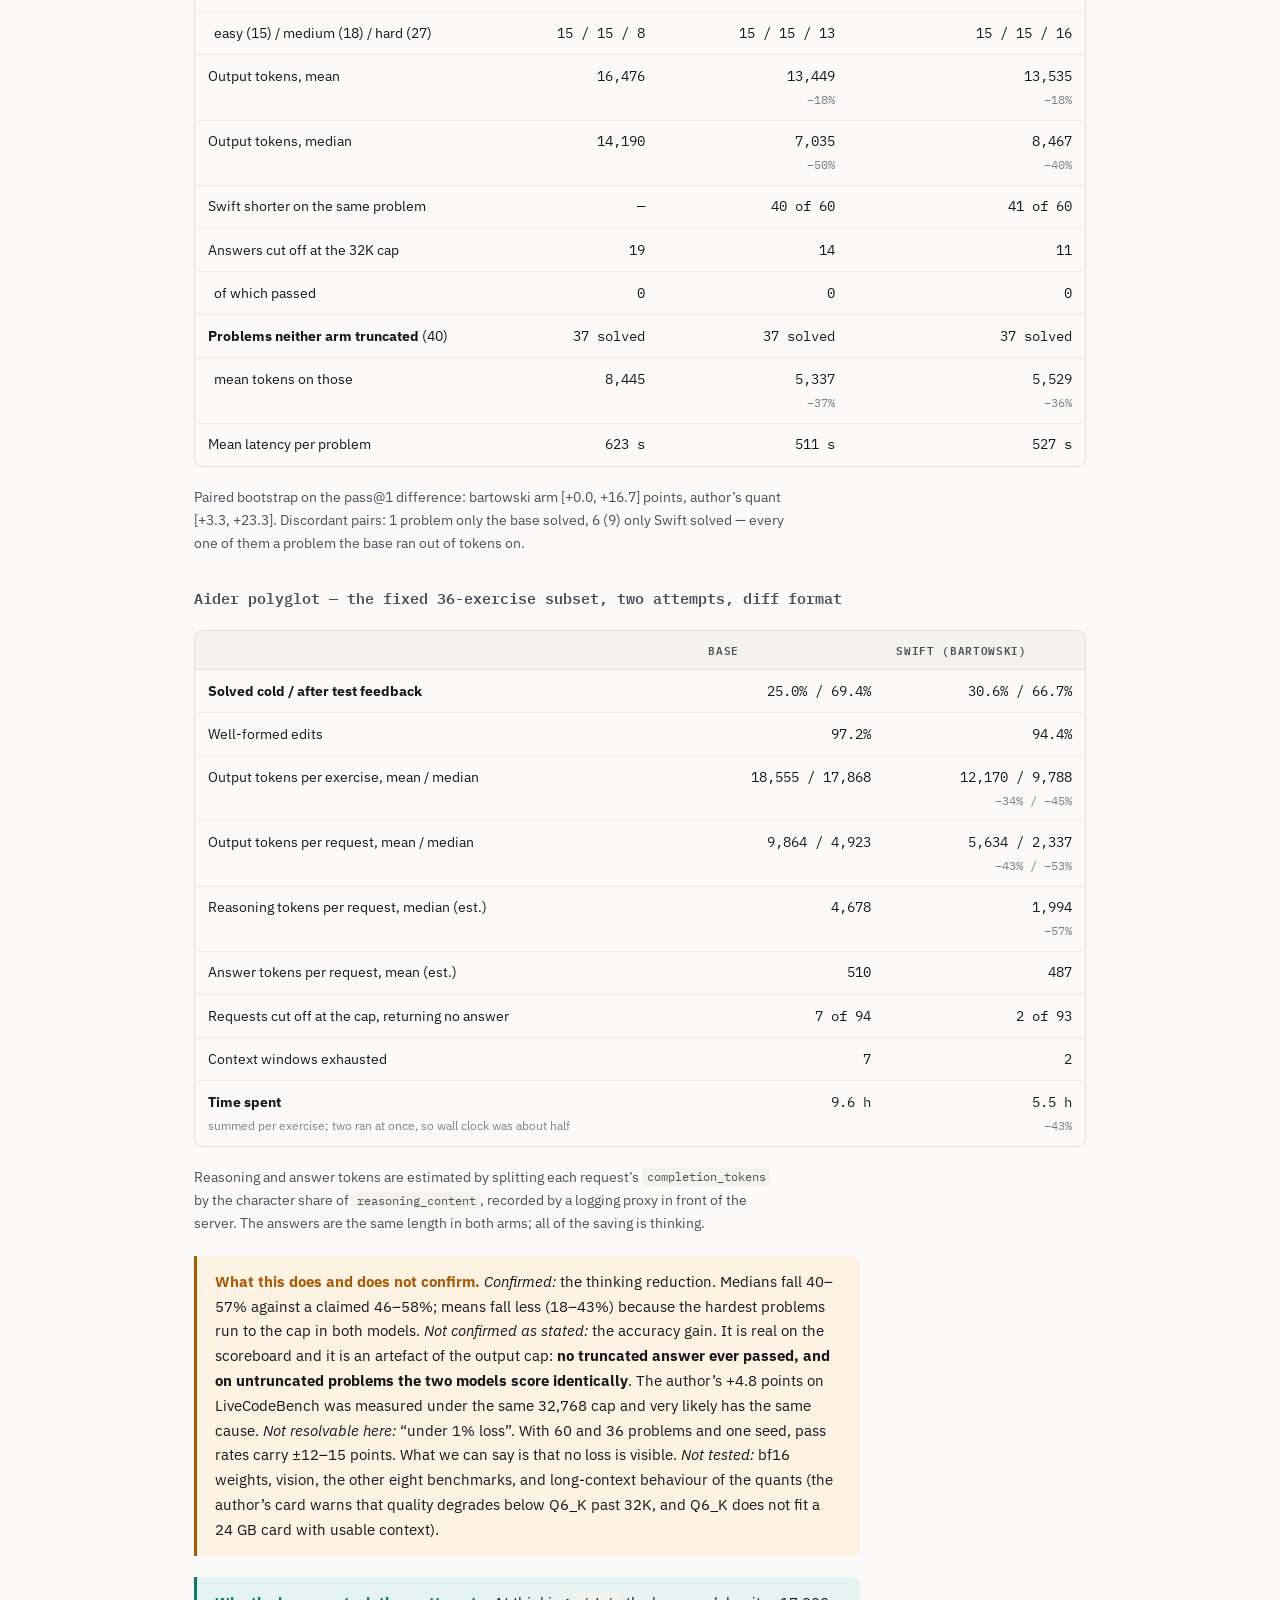
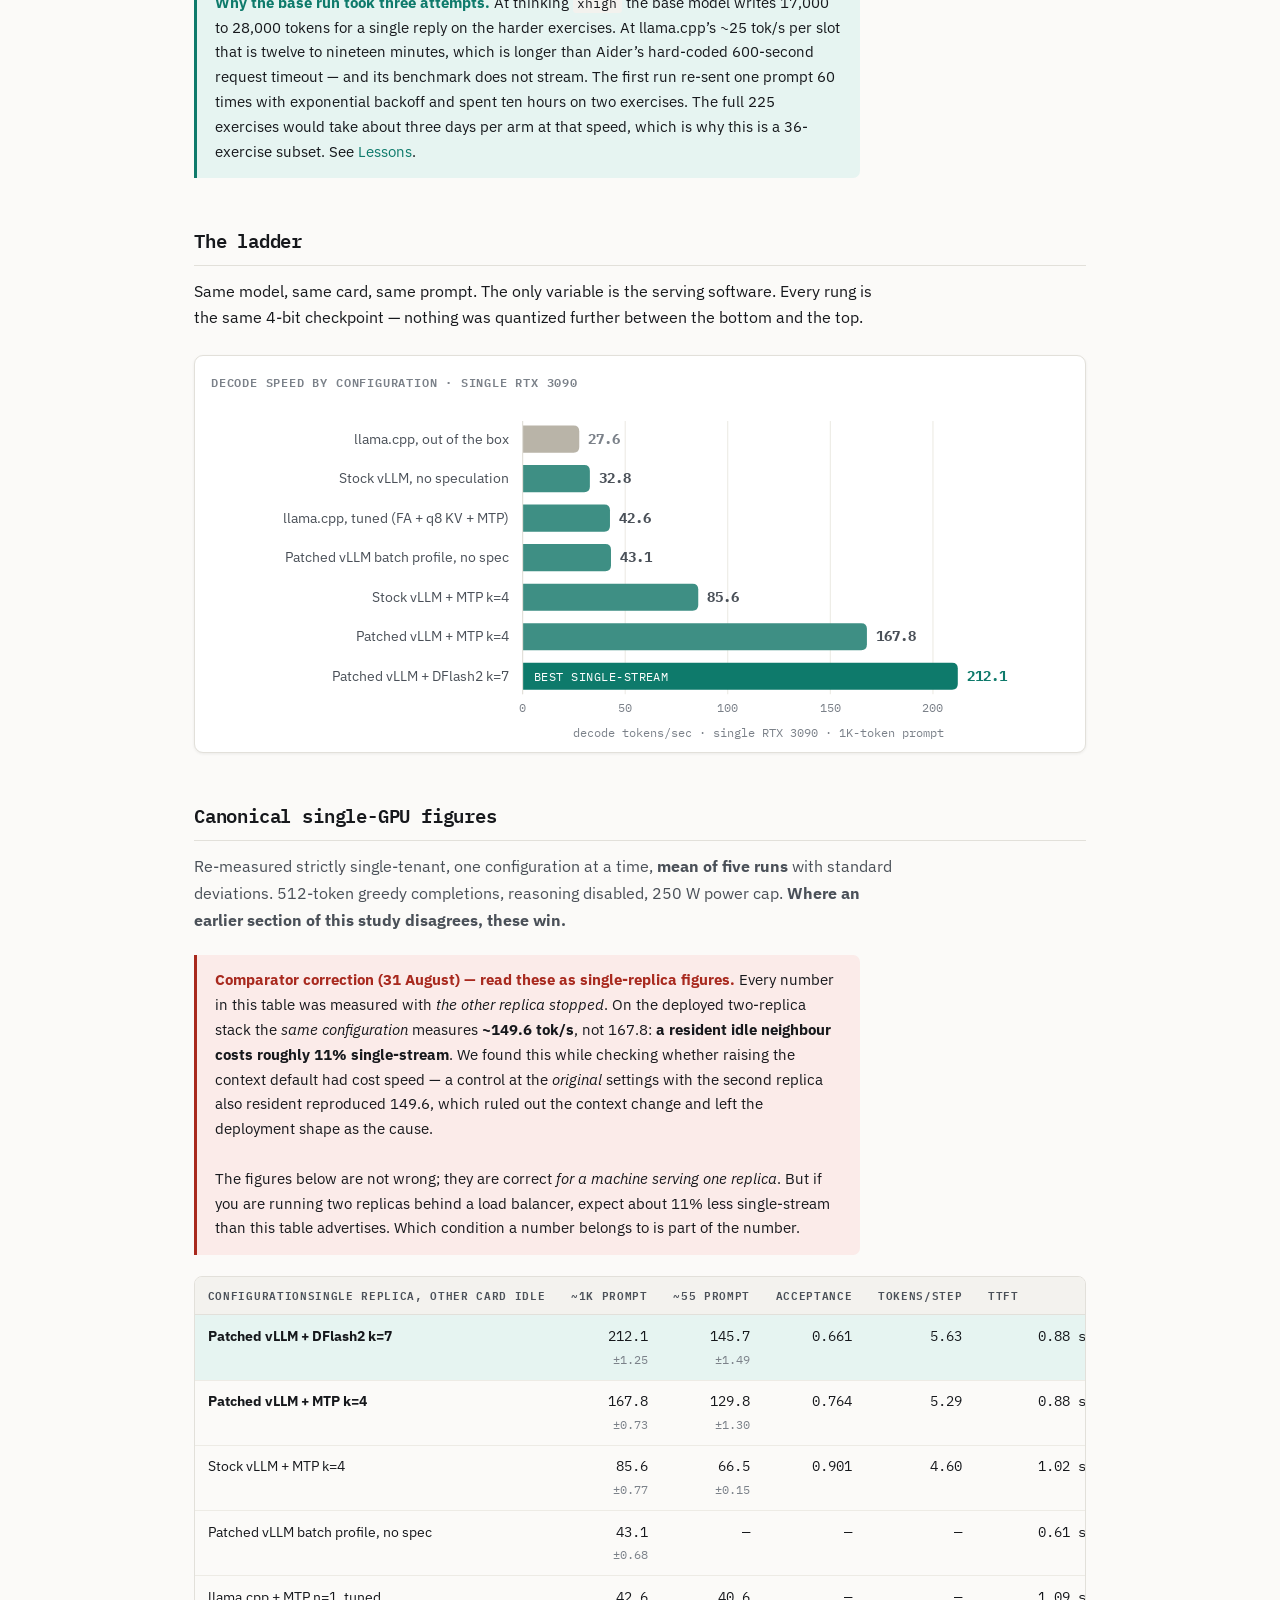
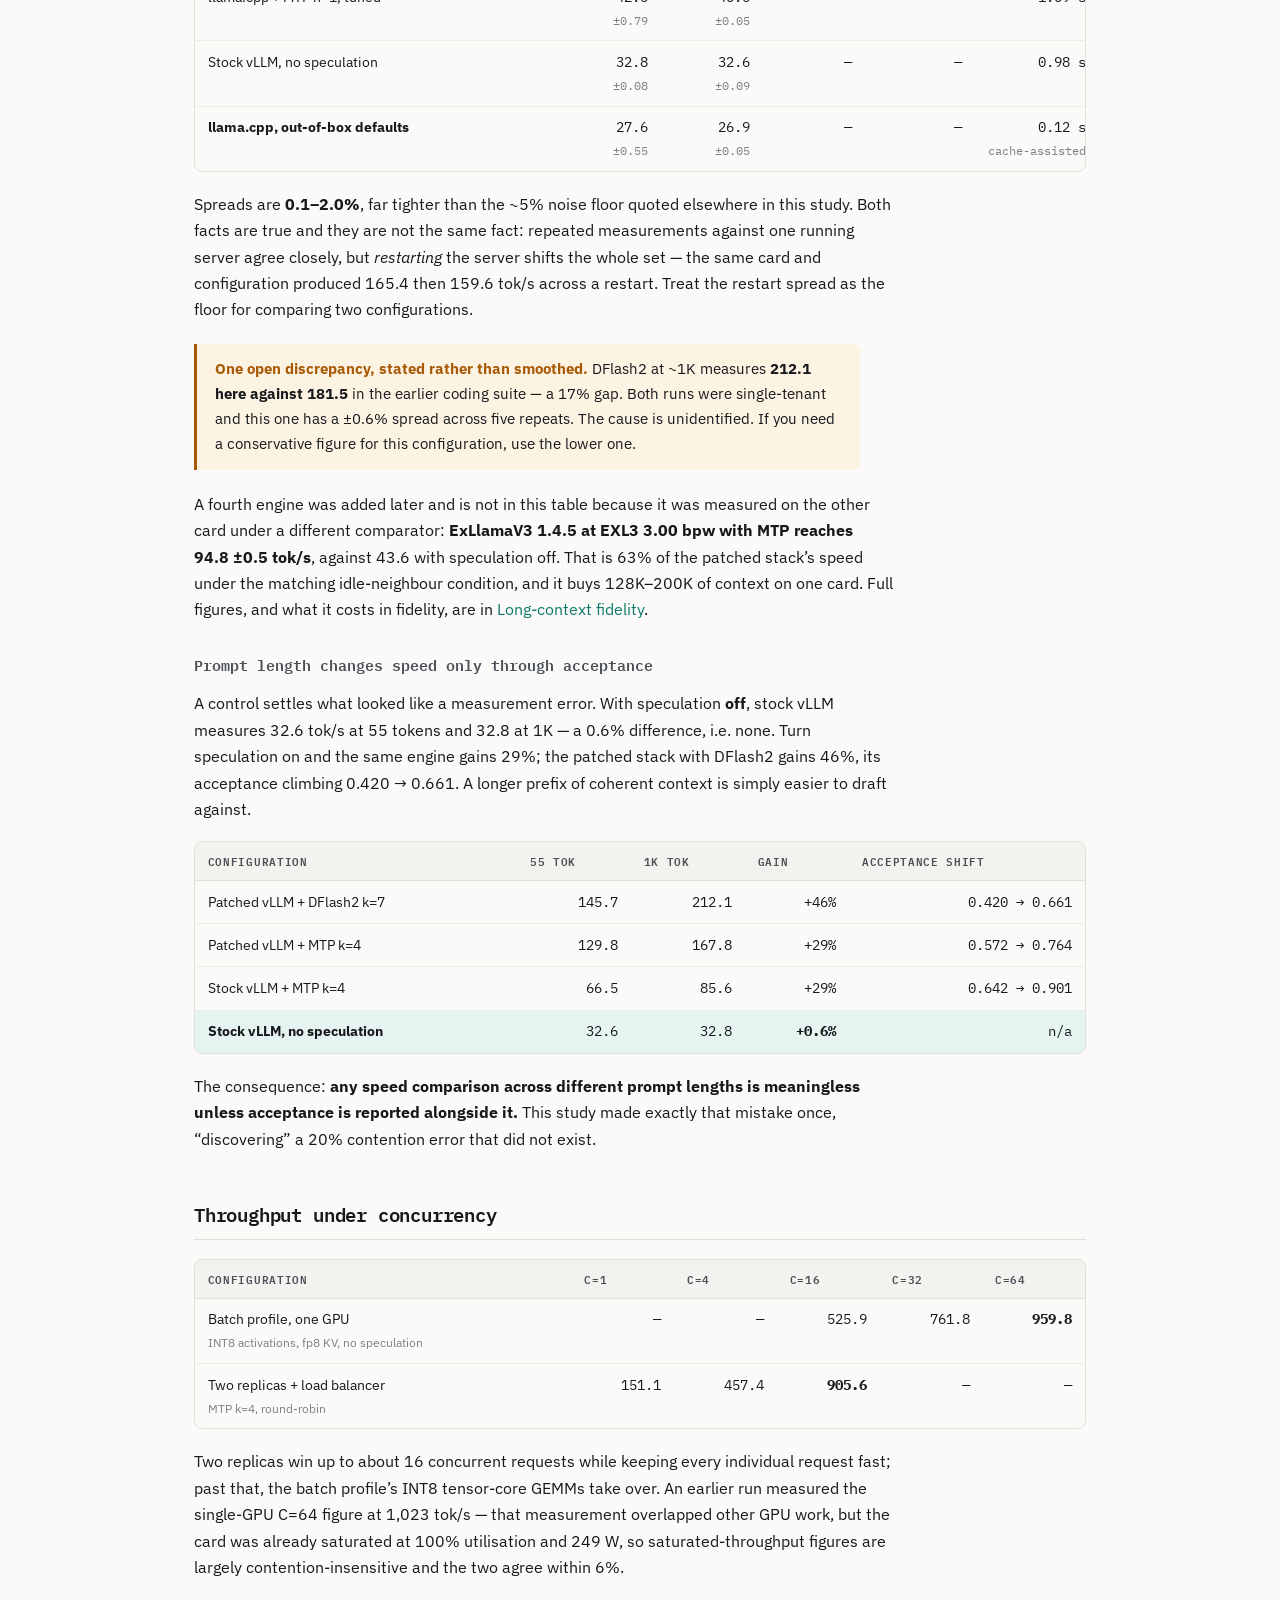
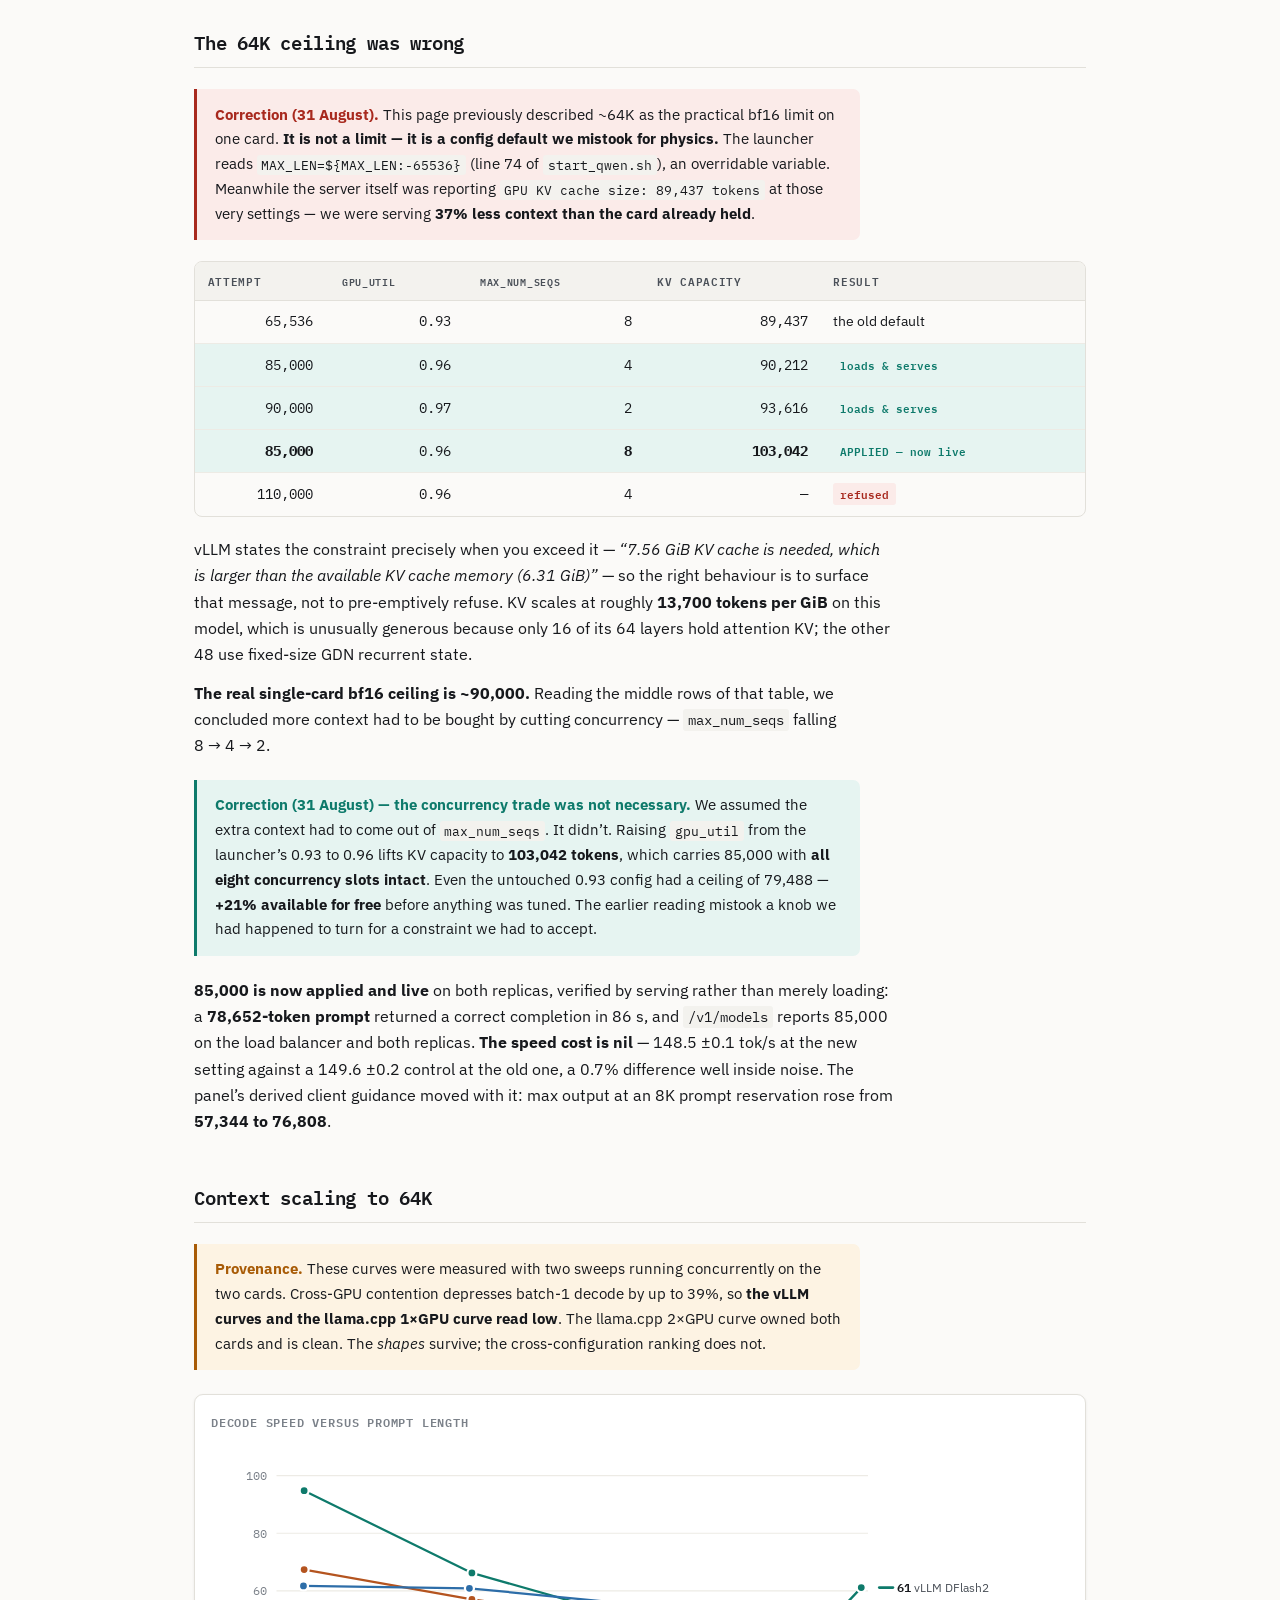
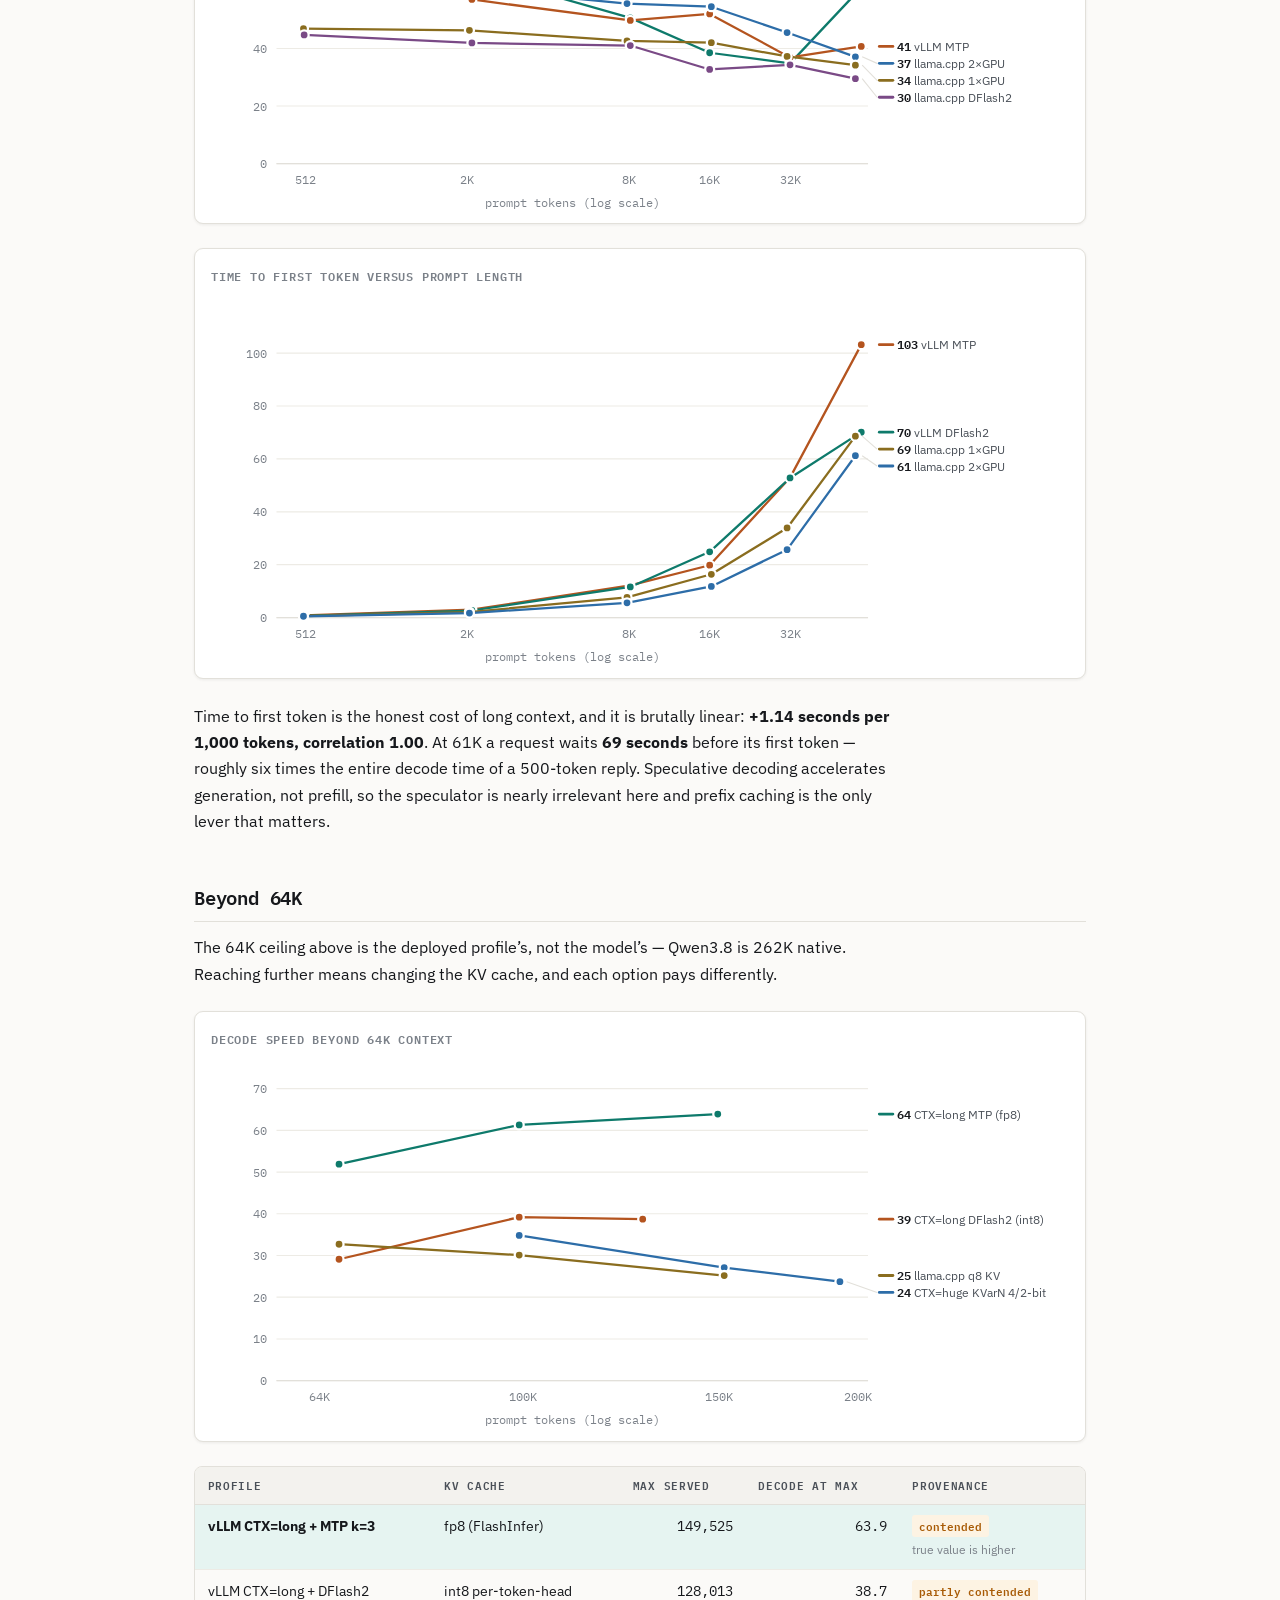
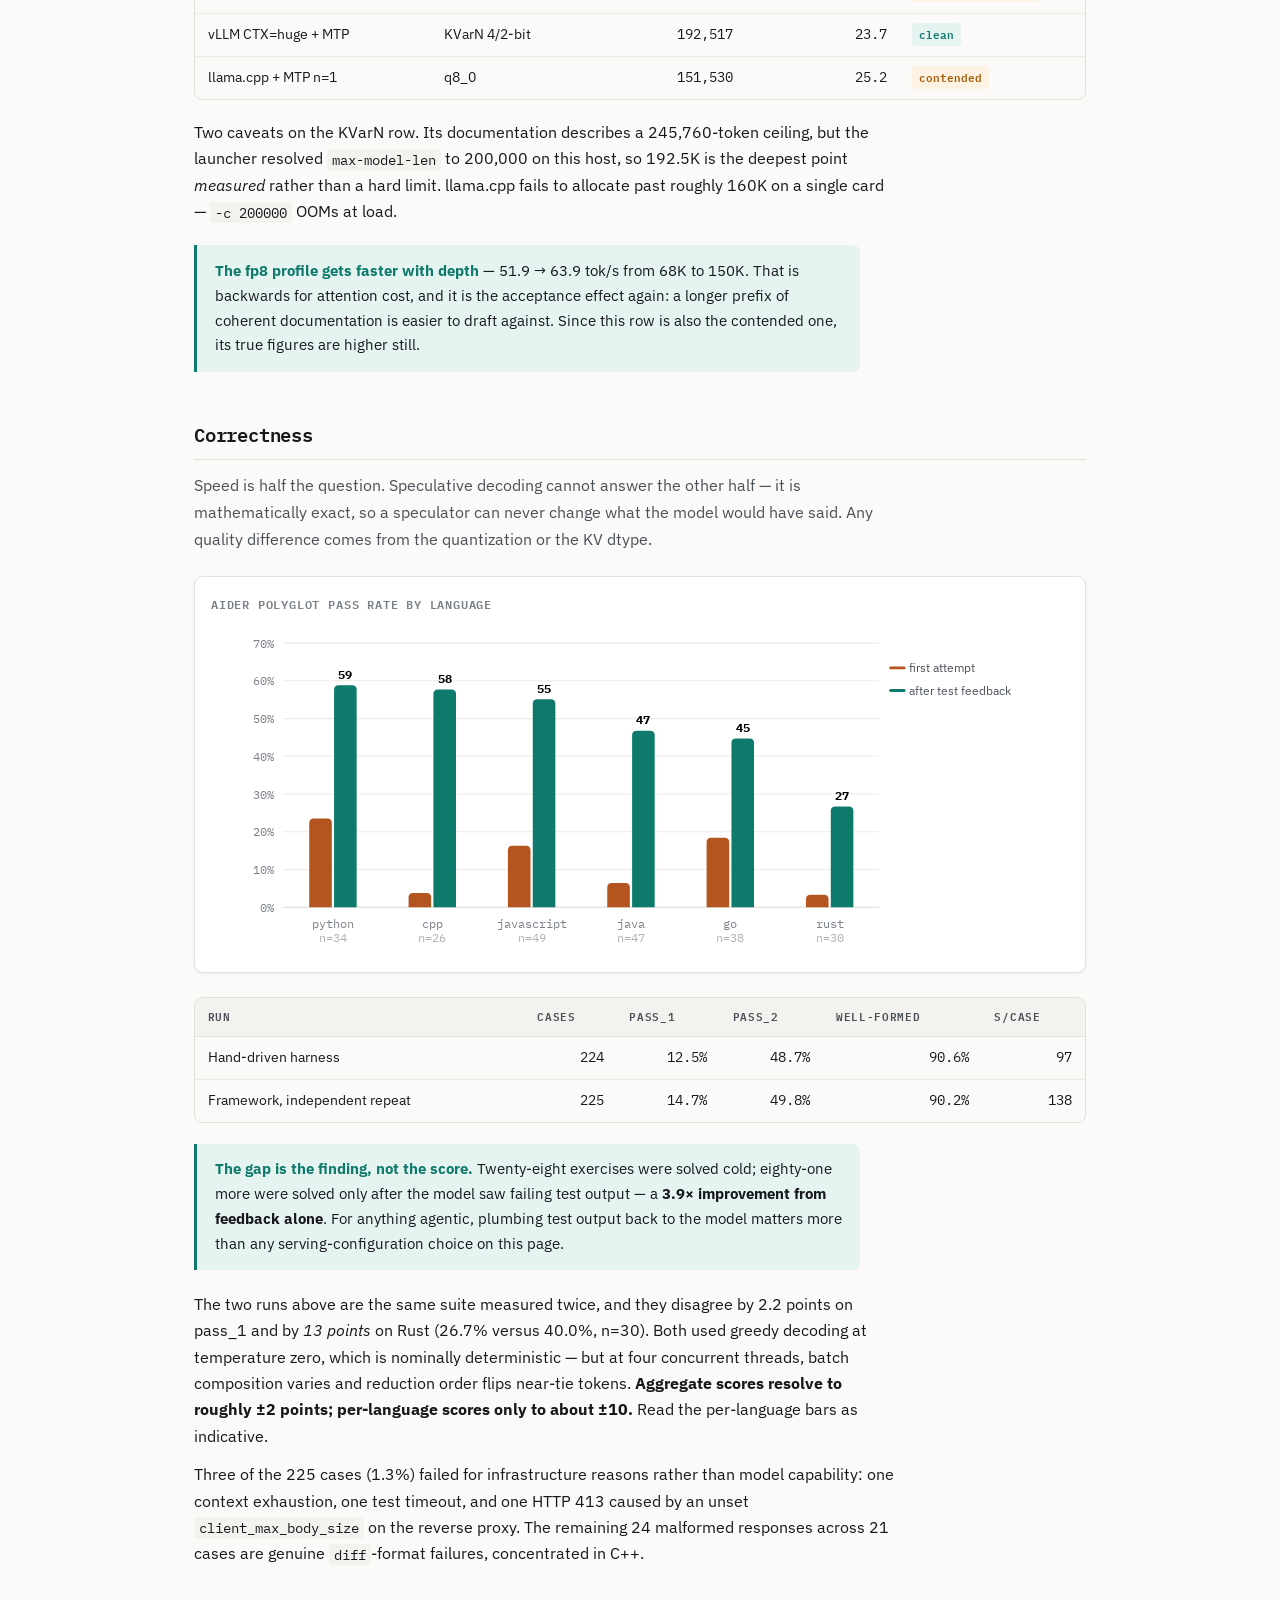
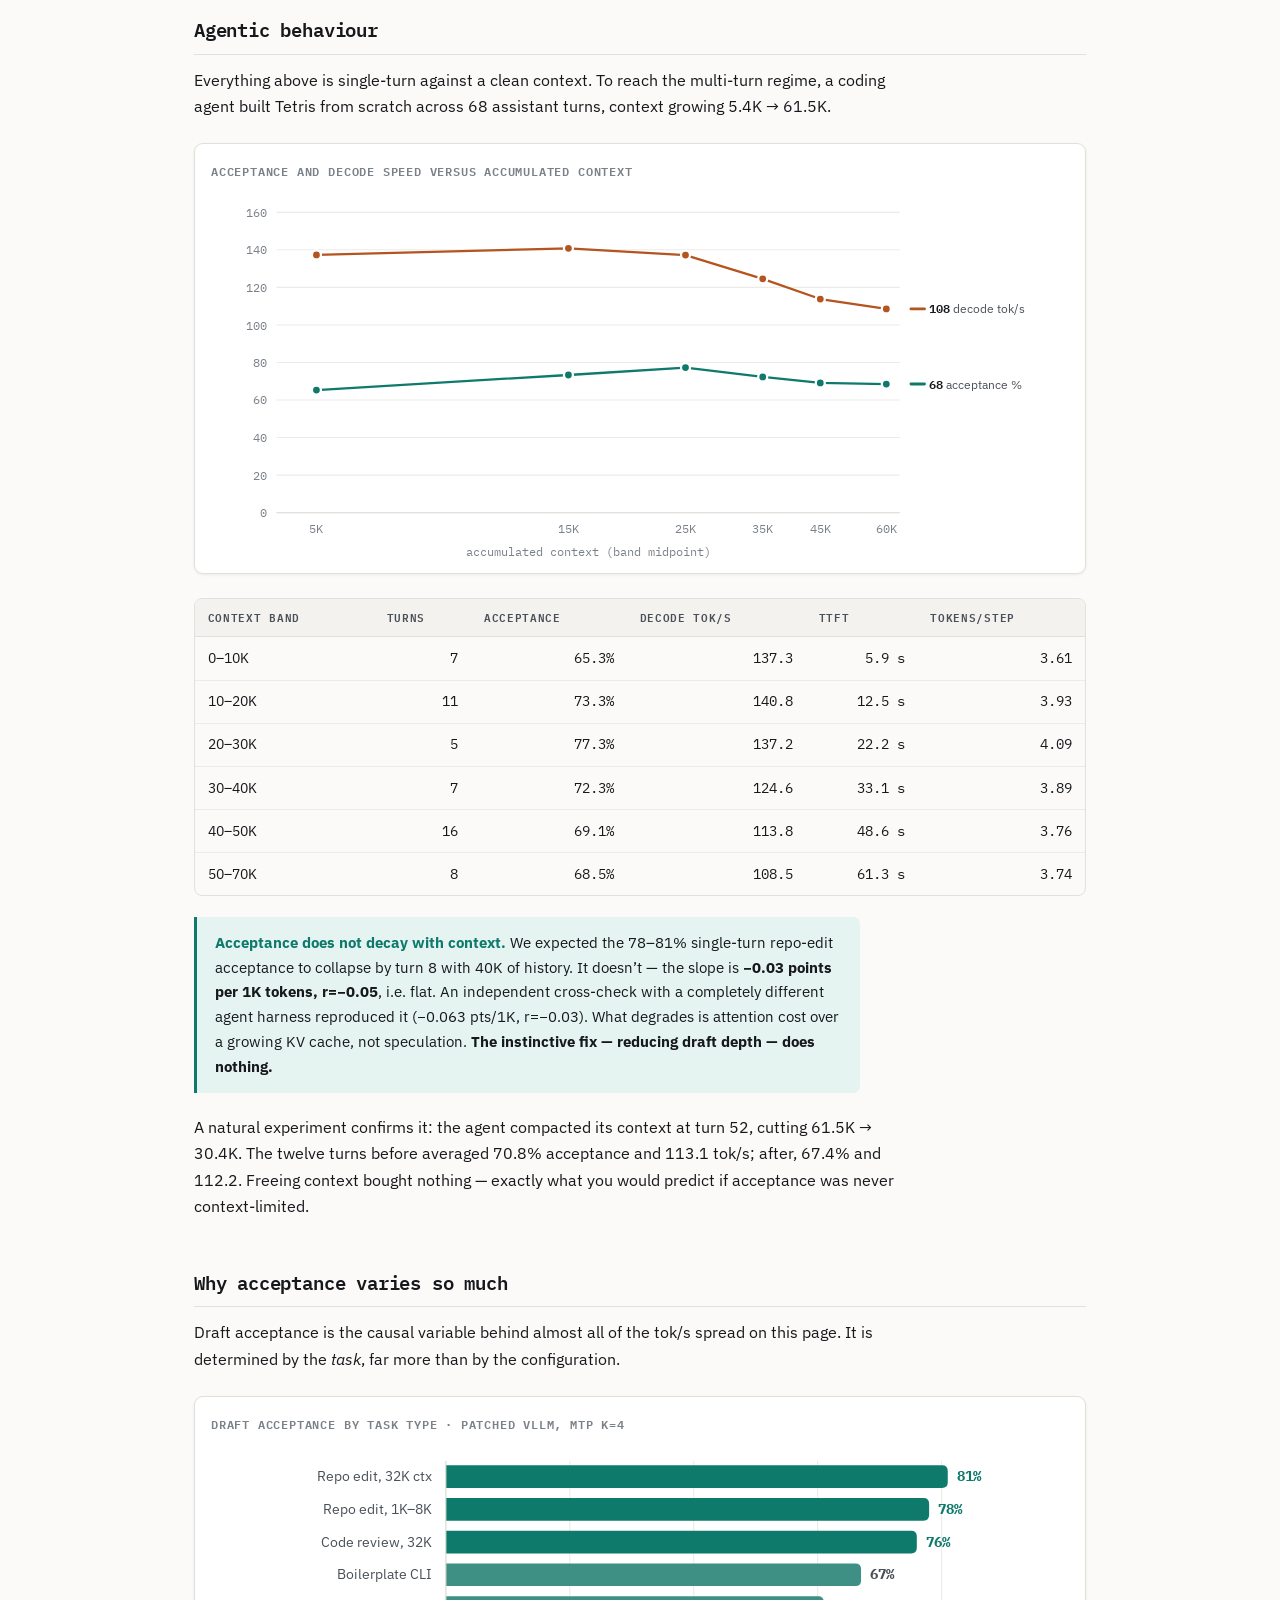
<file: results.html>
<!DOCTYPE html>
<html lang="en">
<head>
<meta charset="UTF-8">
<meta name="viewport" content="width=device-width, initial-scale=1.0">
<title>Moved · Local Frontier</title>
<meta http-equiv="refresh" content="0; url=local-frontier.html">
<link rel="canonical" href="local-frontier.html">
<script>location.replace('local-frontier.html'+location.hash);</script>
</head>
<body style="background:#FBFAF8;font-family:sans-serif;padding:2rem">
<p>This page moved to <a href="local-frontier.html">local-frontier.html</a>.</p>
</body>
</html>
</file>
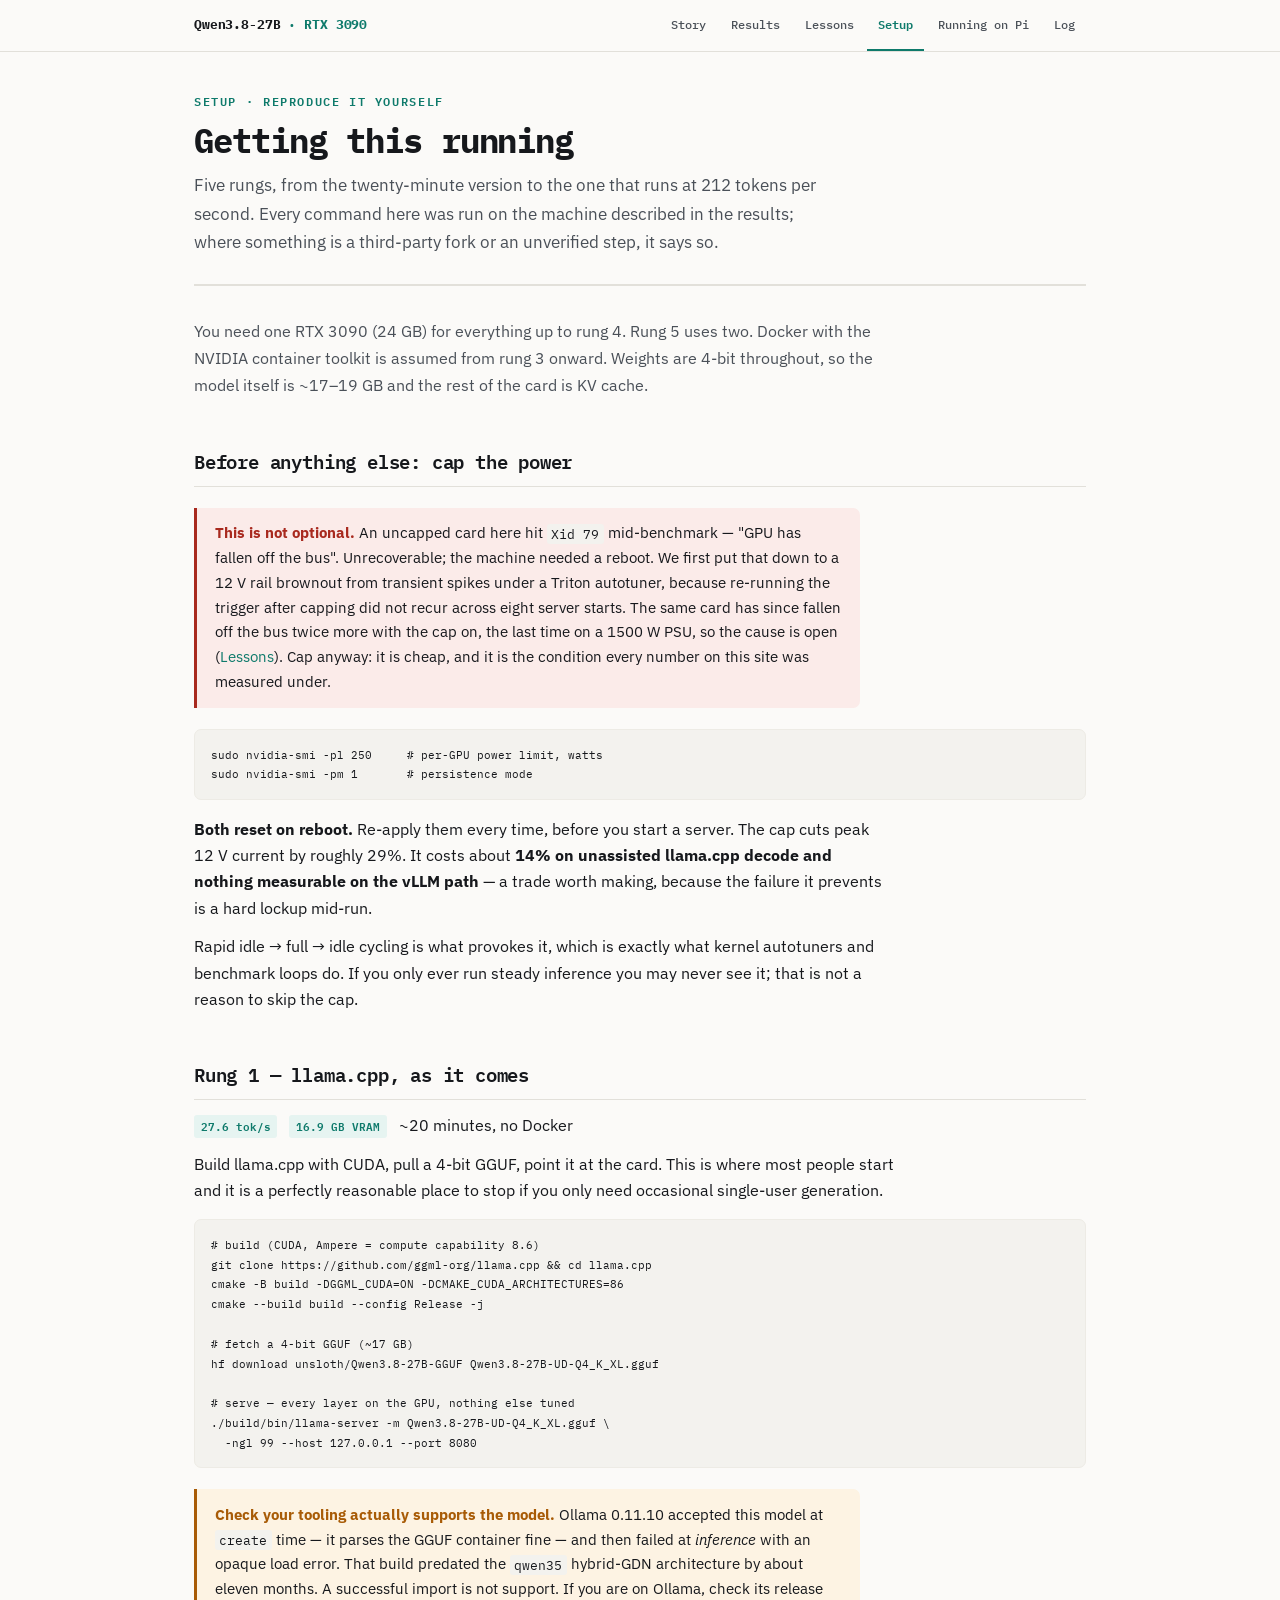
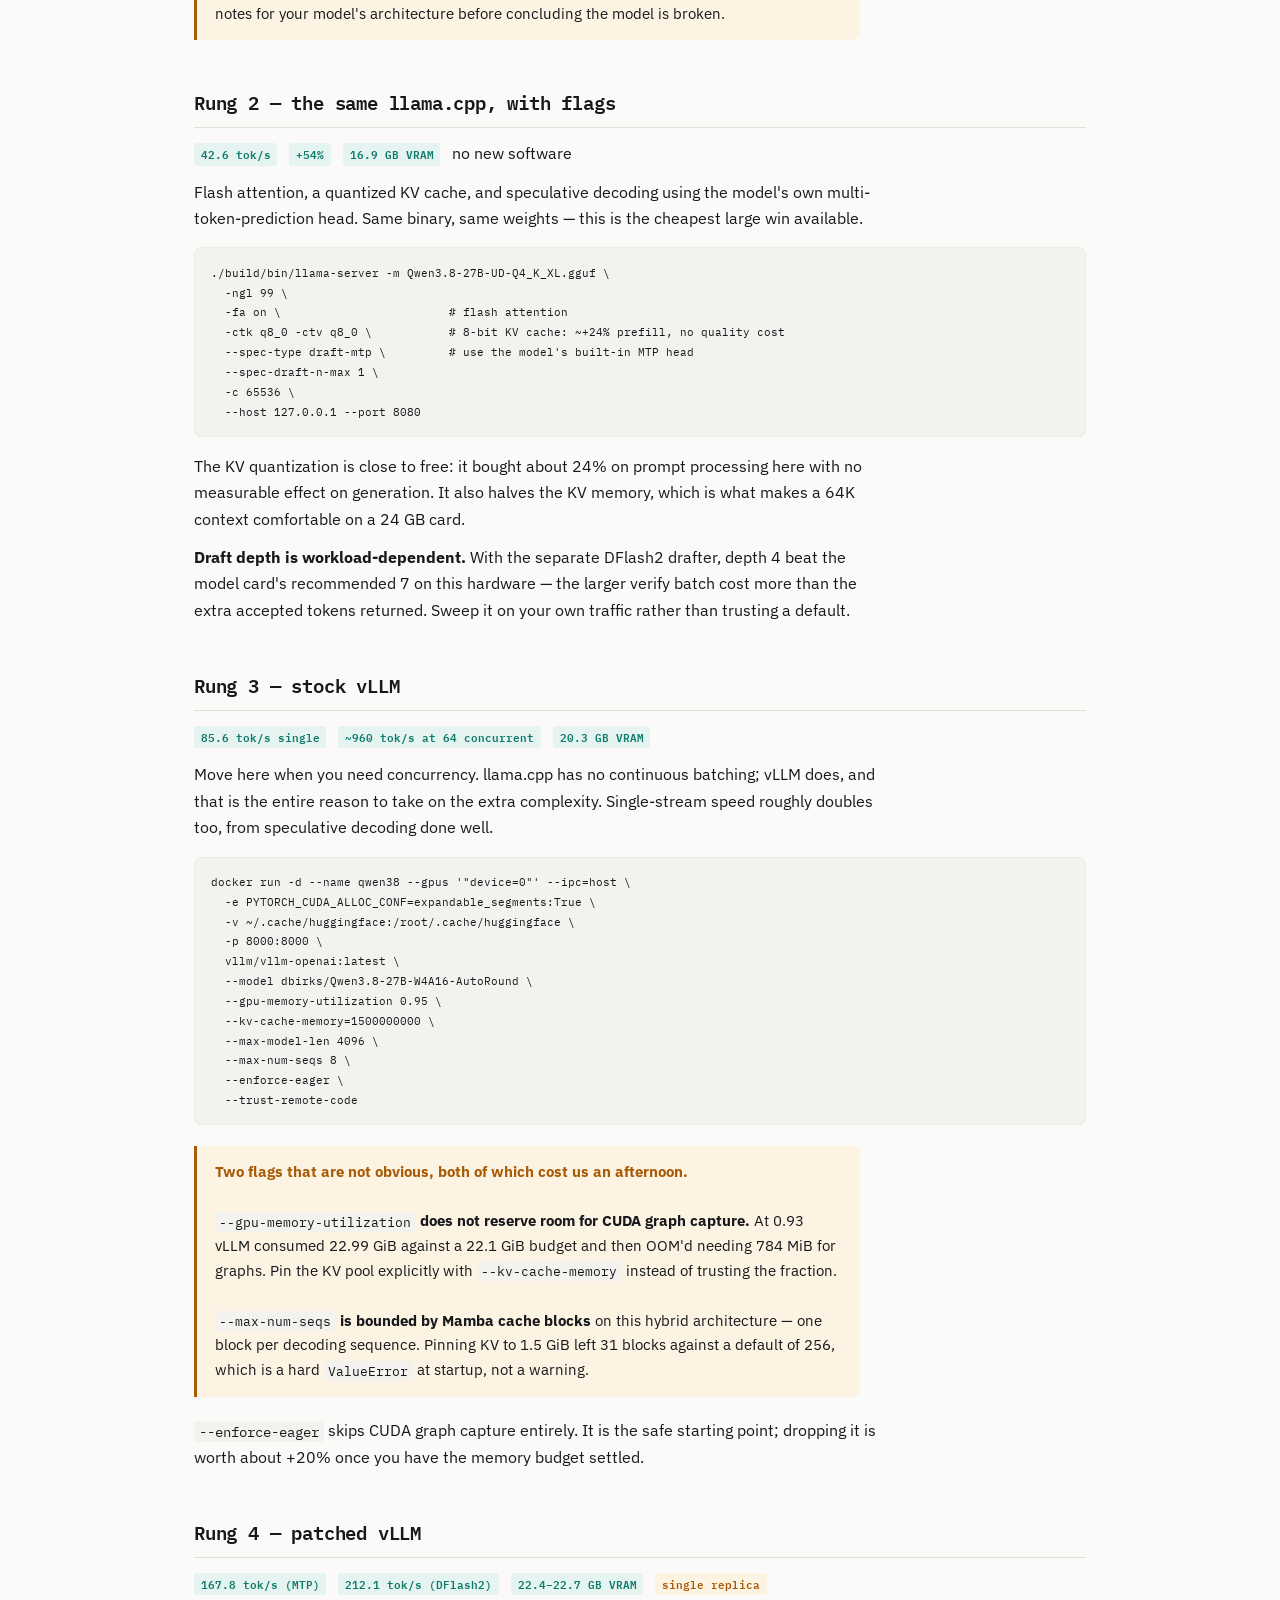
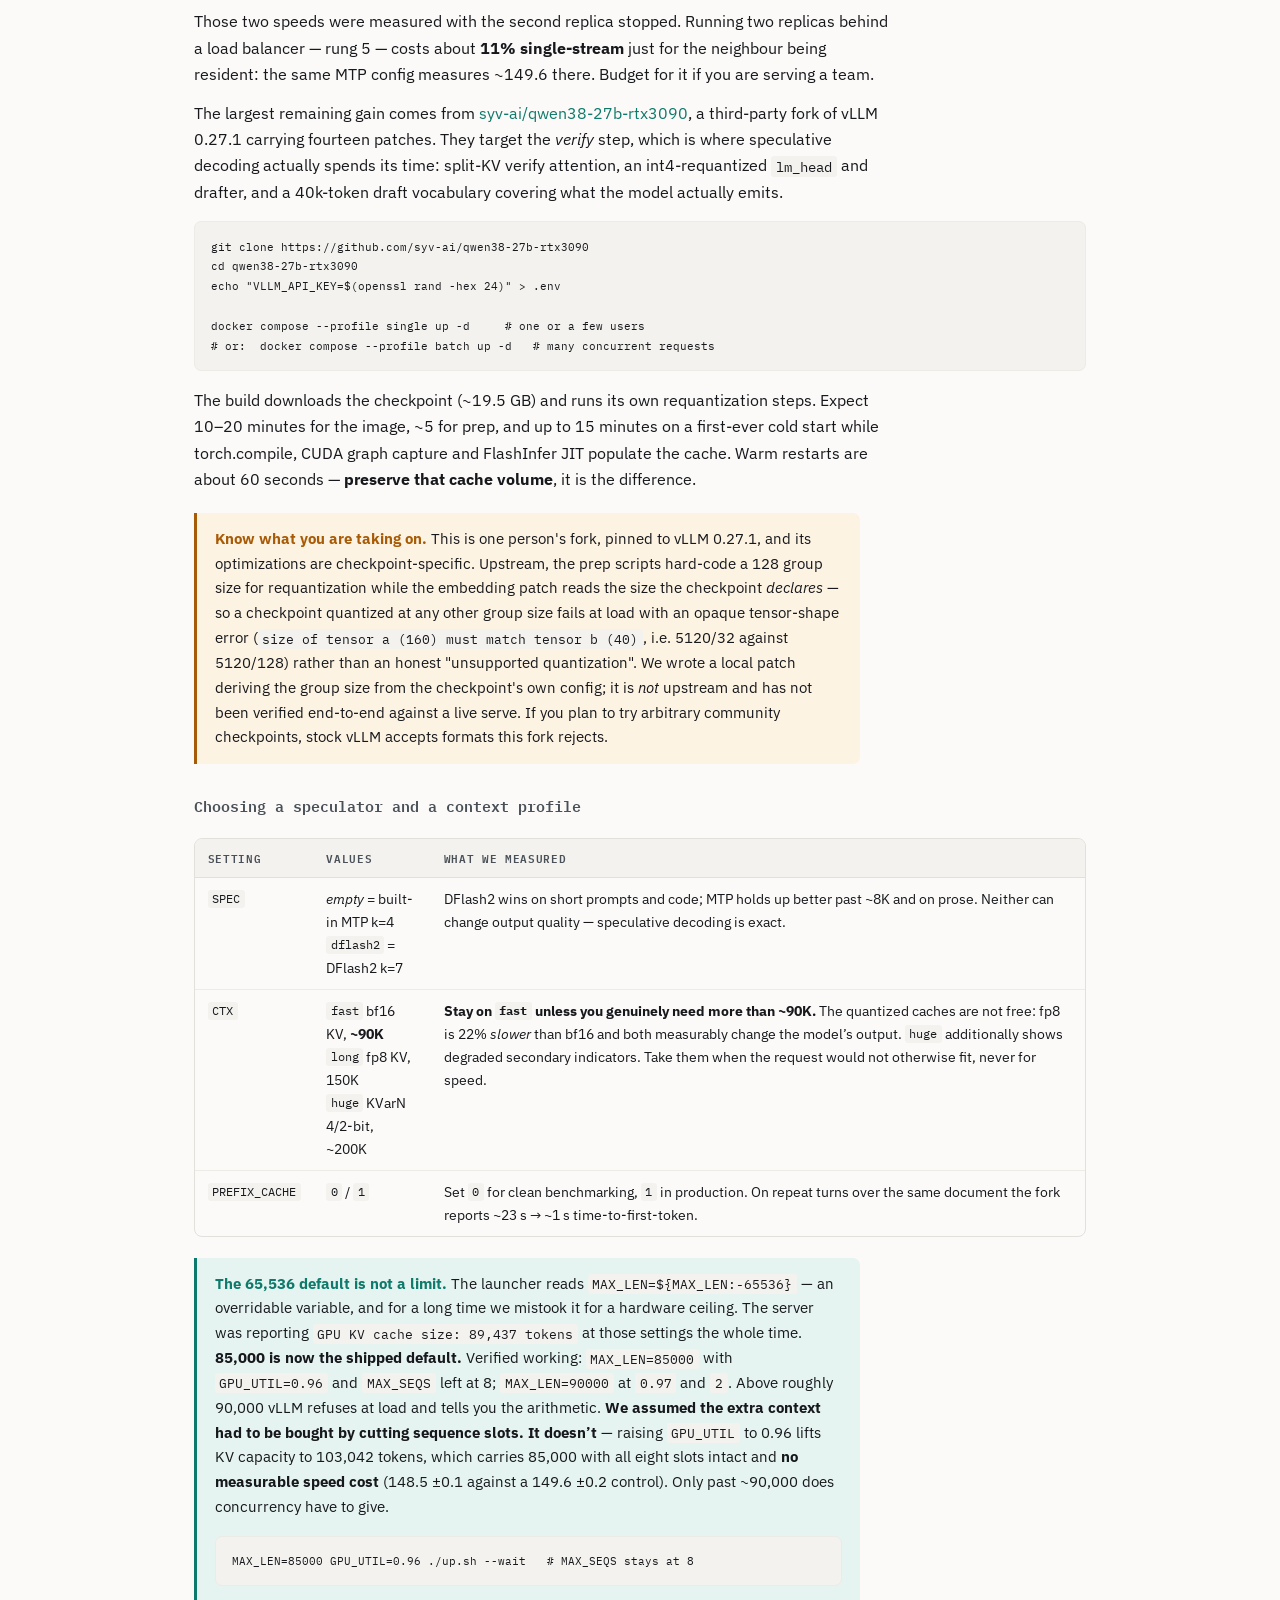
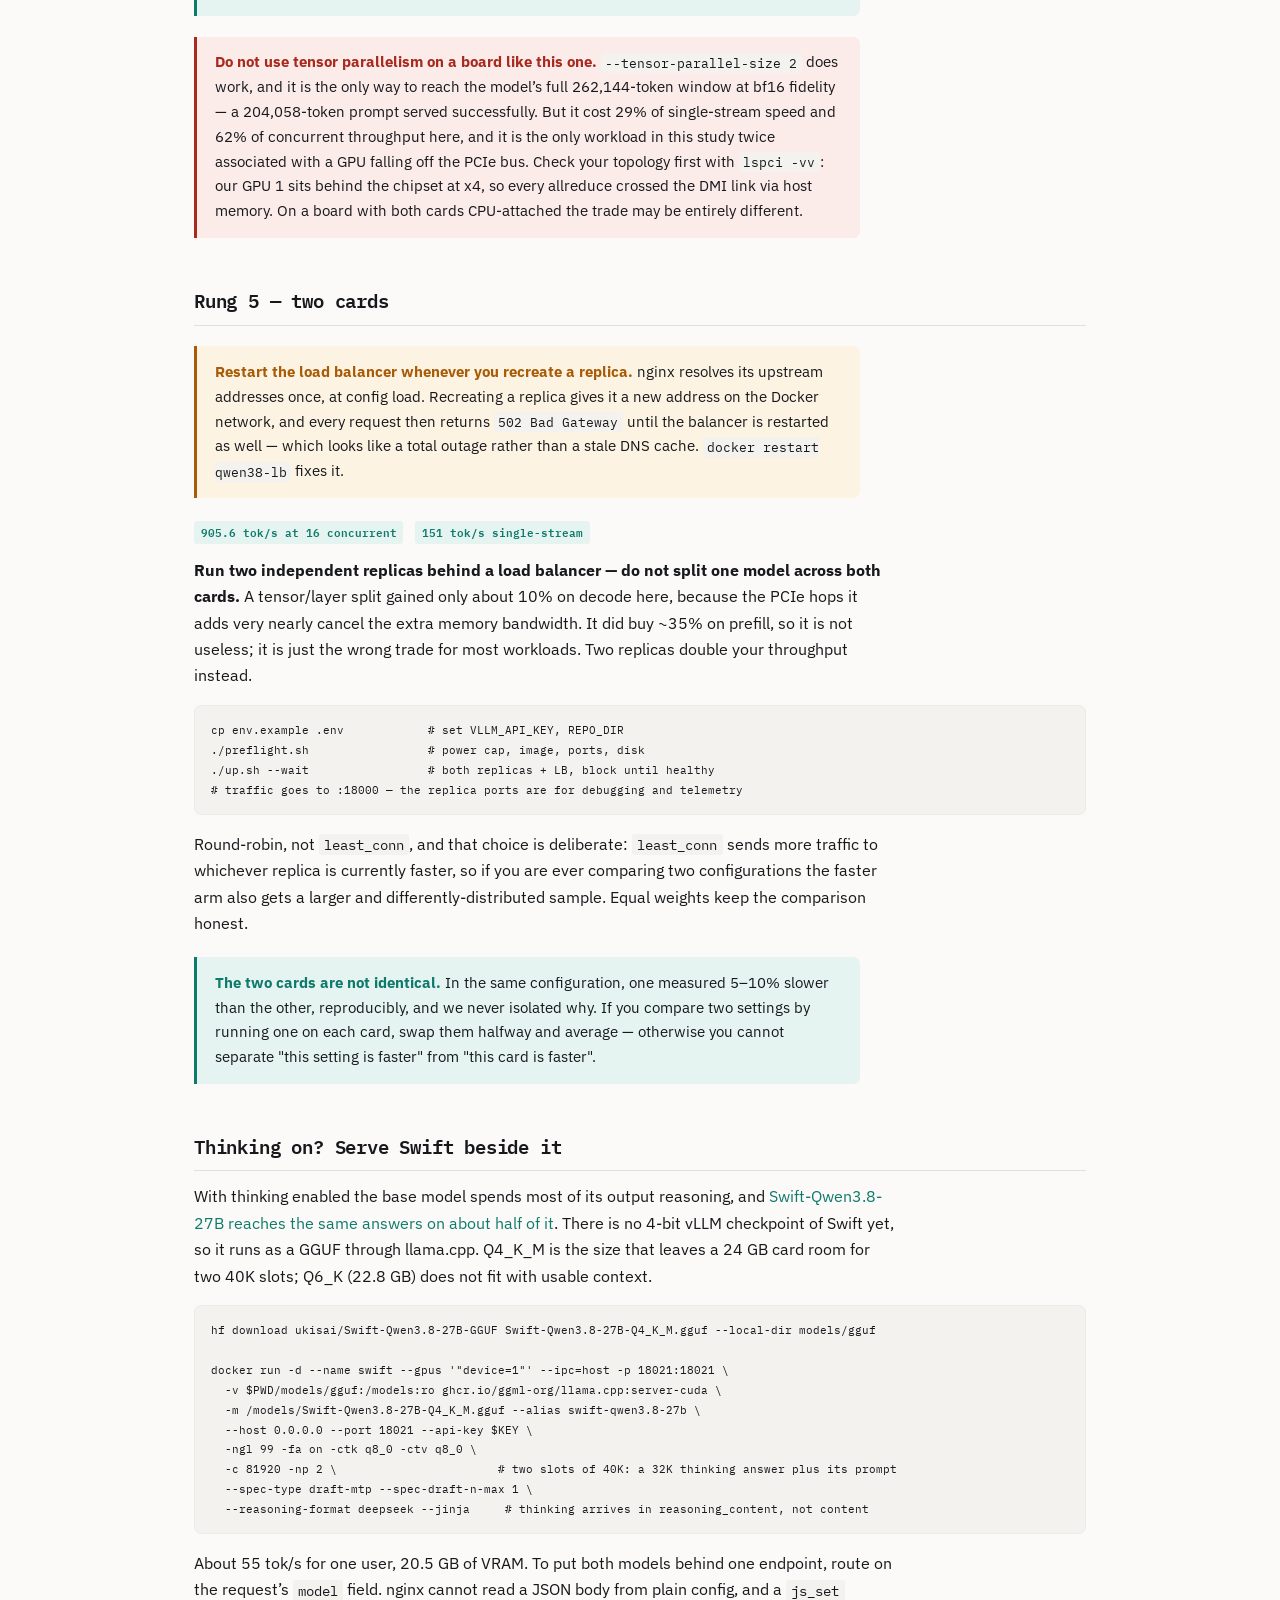
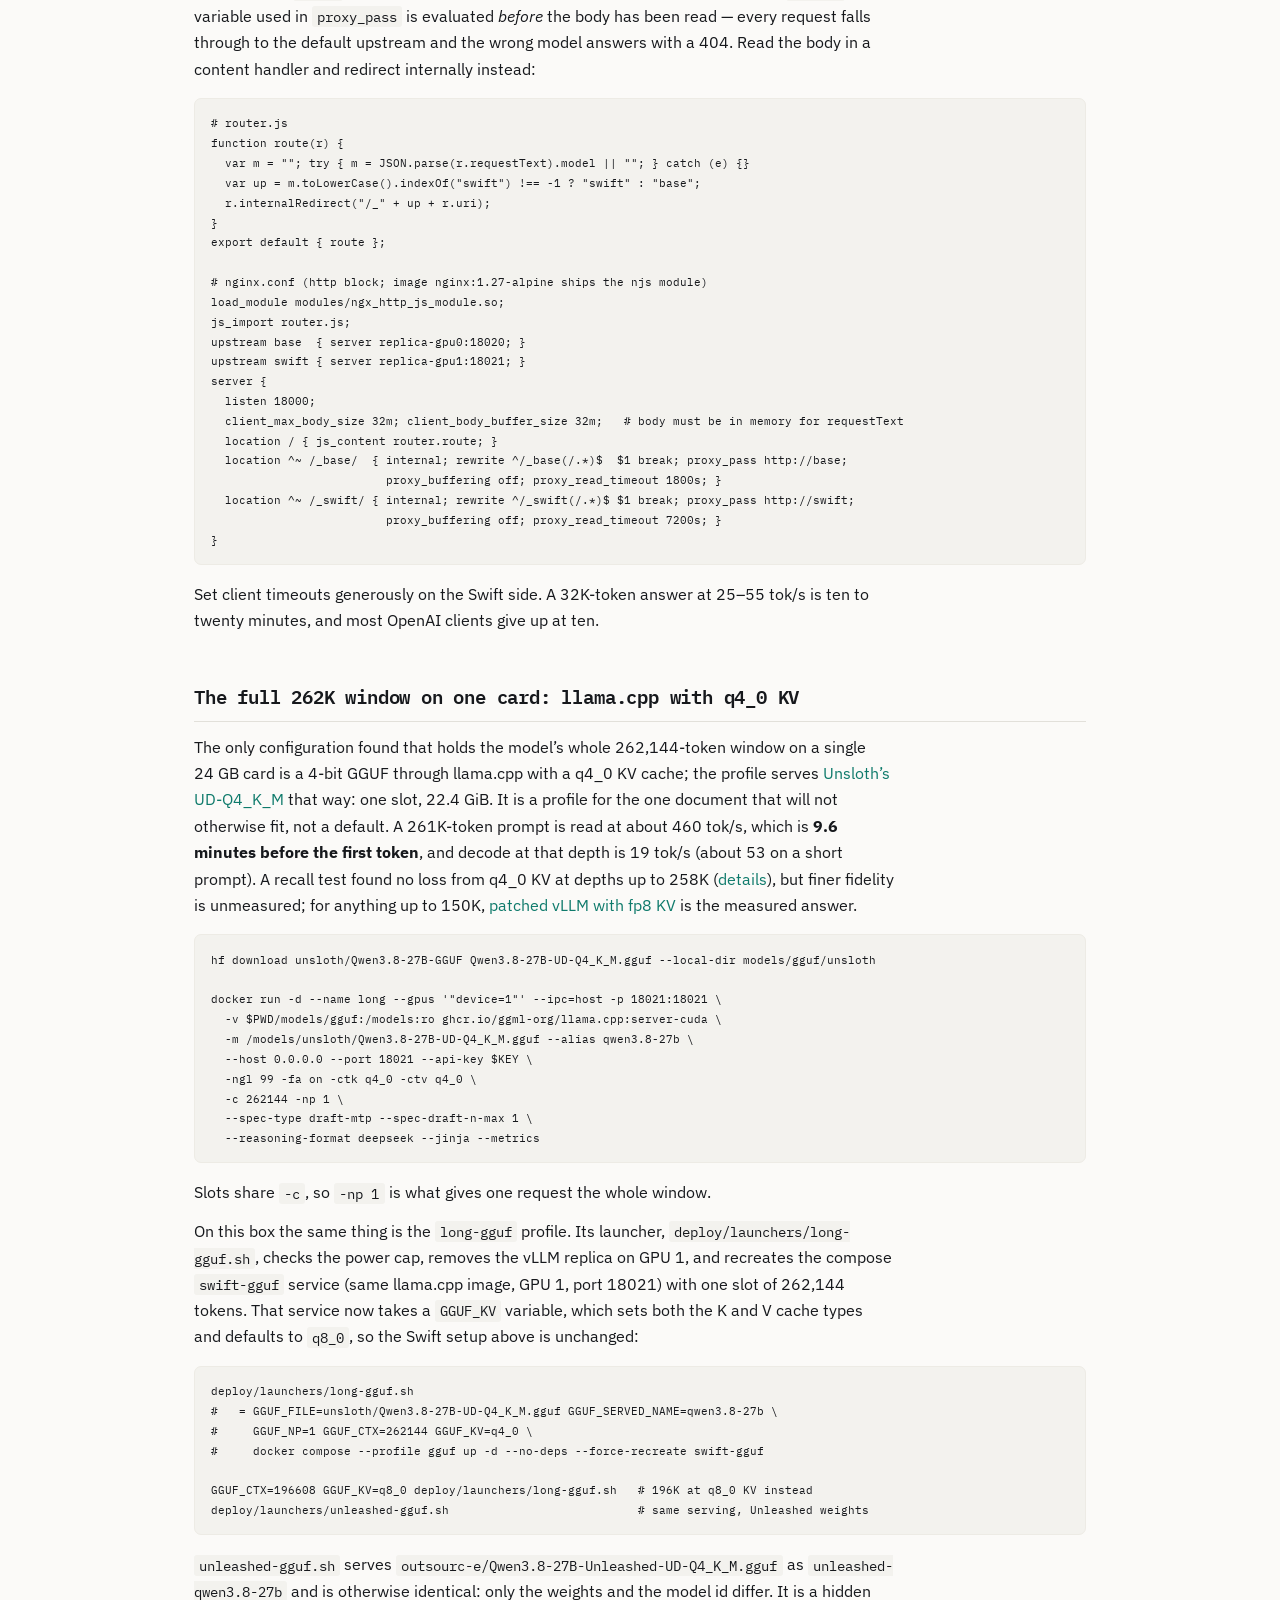
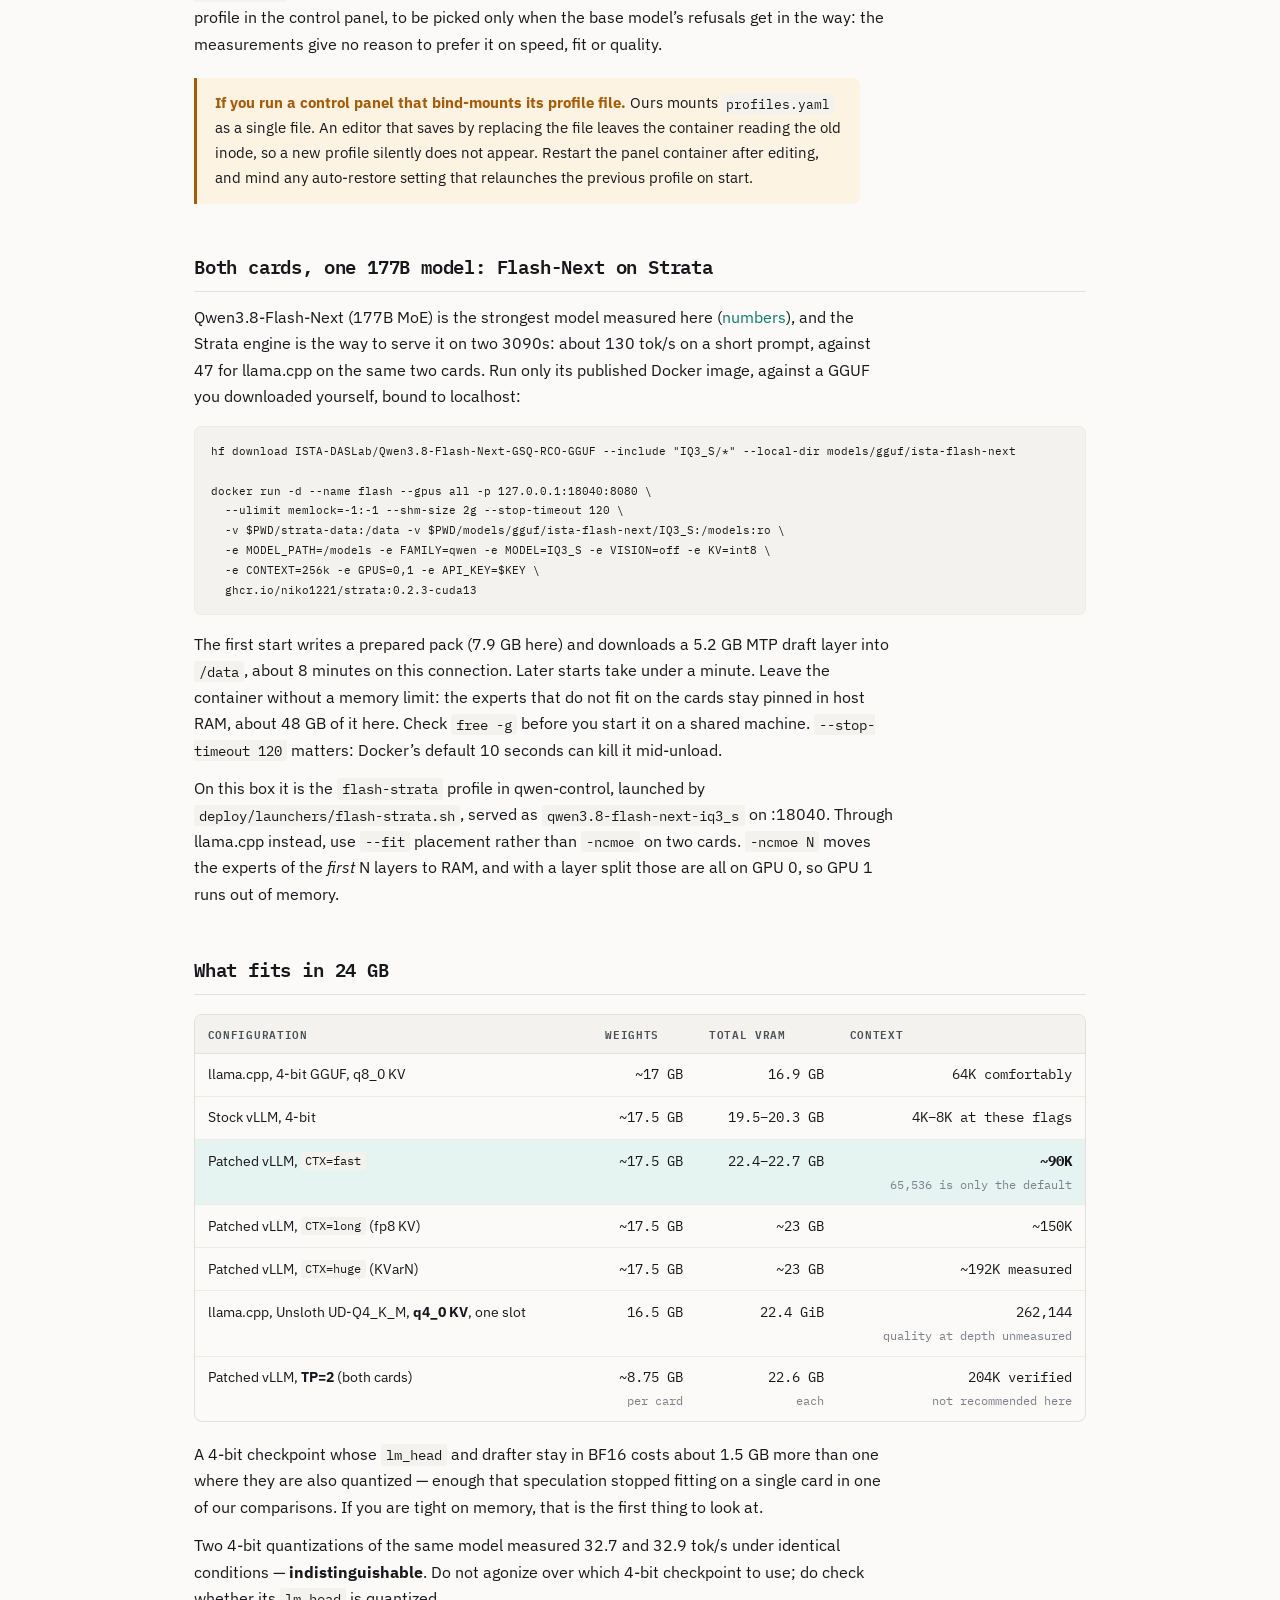
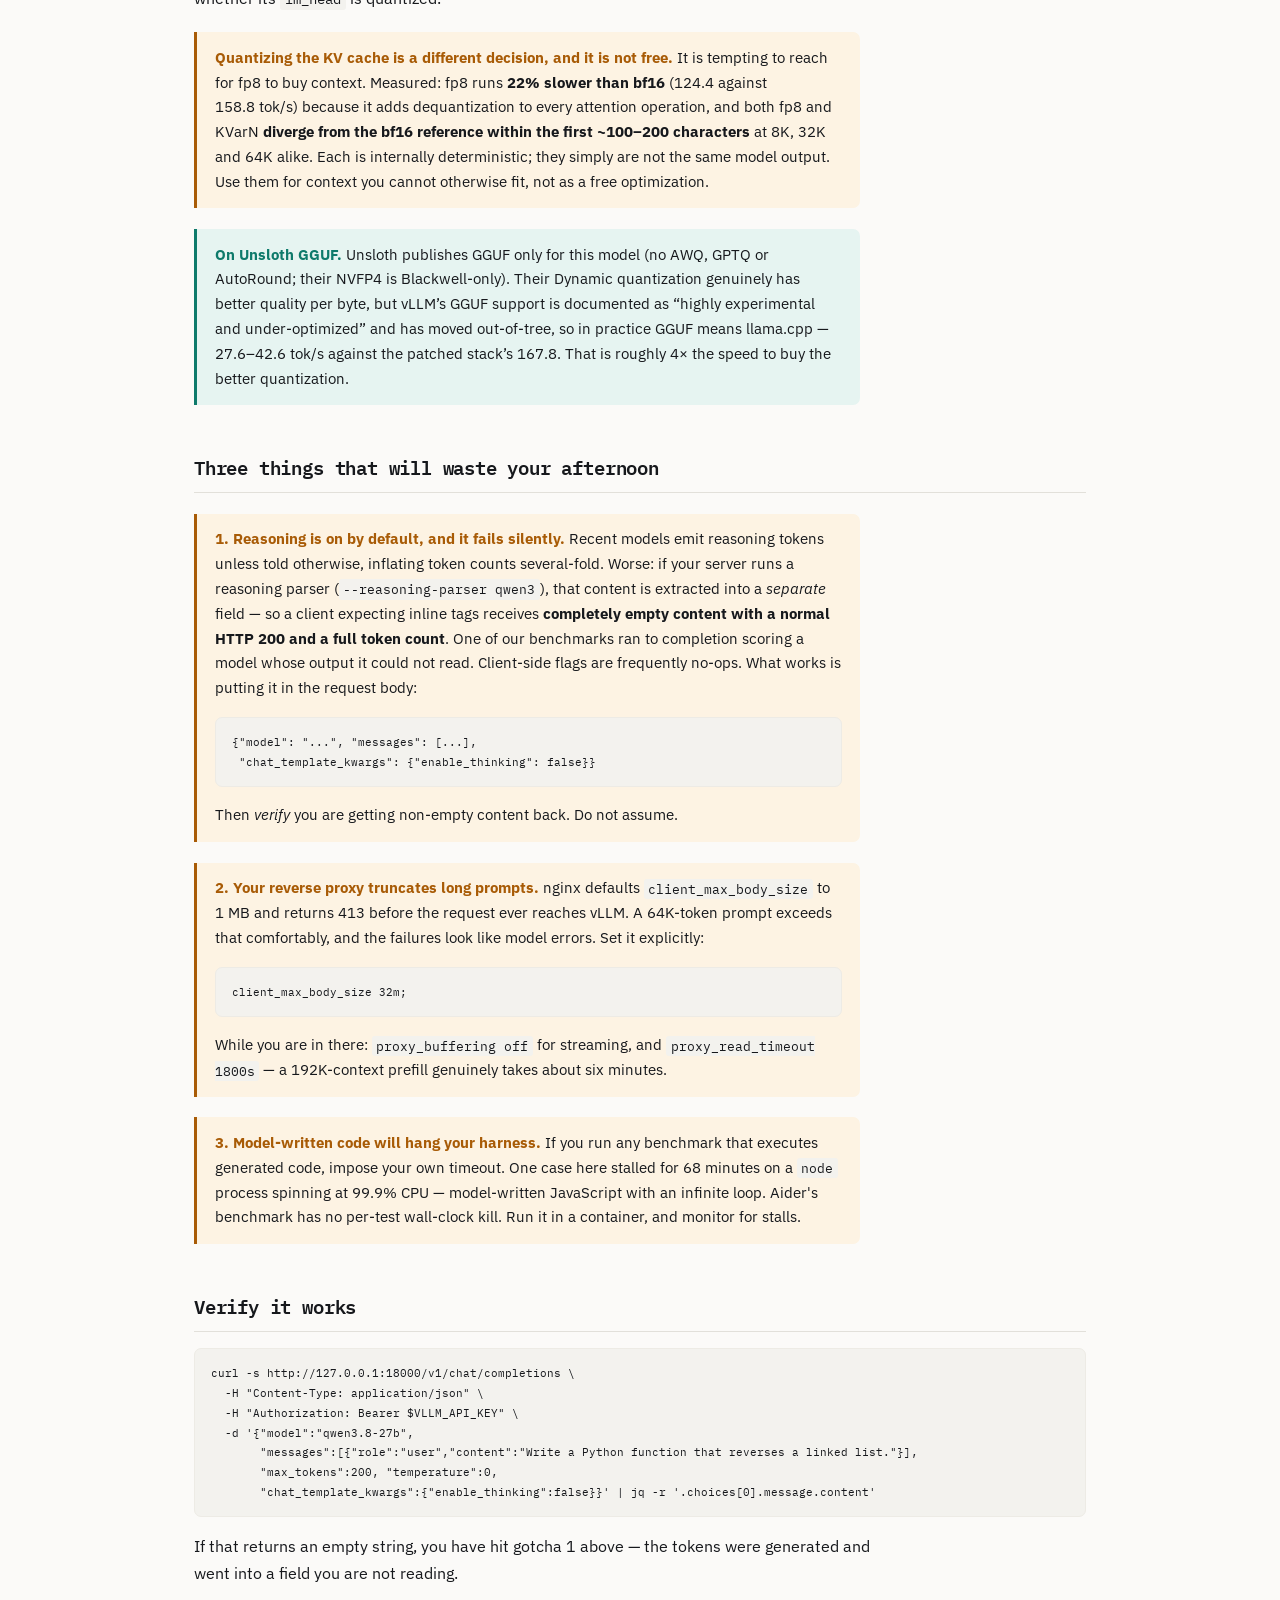
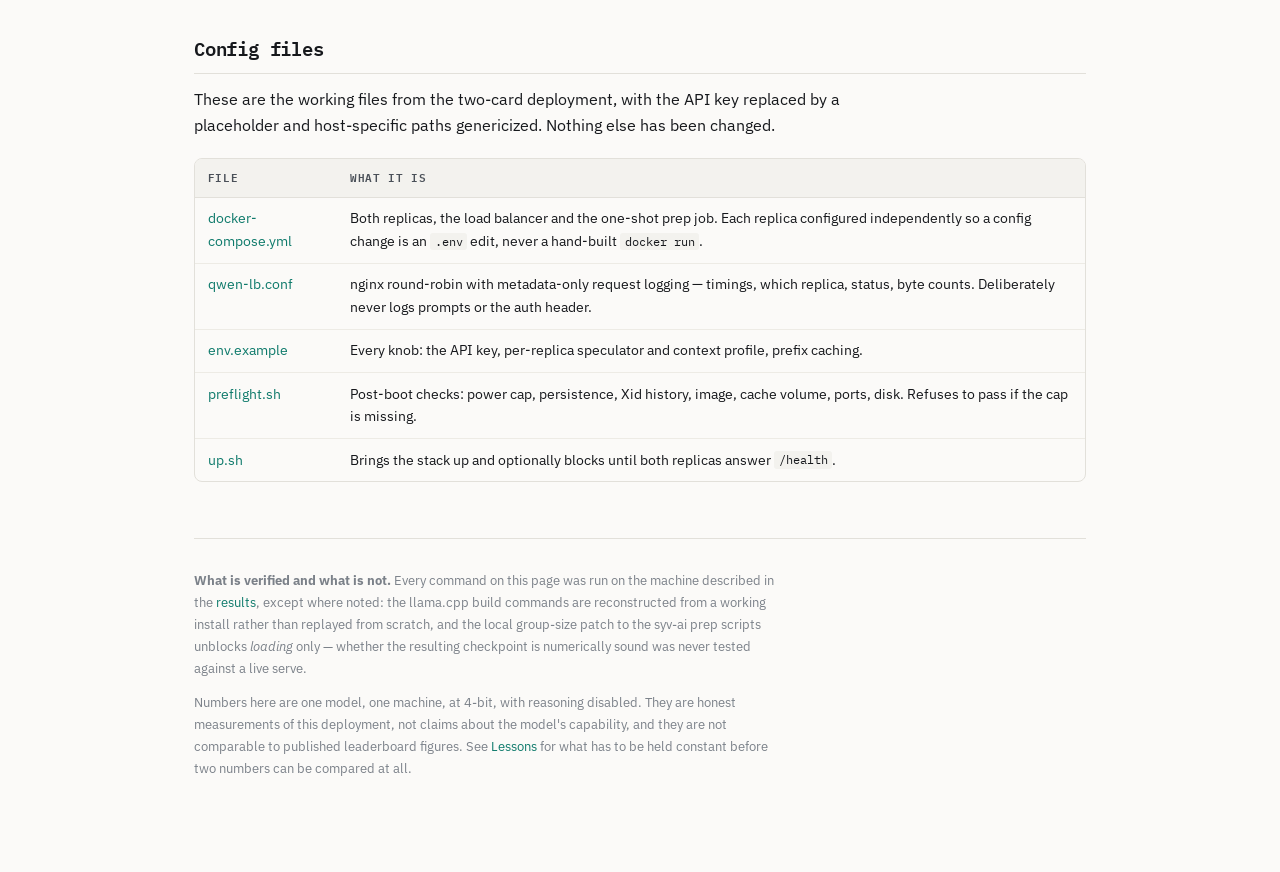
<file: setup.html>
<!DOCTYPE html>
<html lang="en">
<head>
<meta charset="UTF-8">
<meta name="viewport" content="width=device-width, initial-scale=1.0">
<title>Setup · Qwen3.8-27B on RTX 3090</title>
<link rel="preconnect" href="https://fonts.googleapis.com">
<link rel="preconnect" href="https://fonts.gstatic.com" crossorigin>
<link rel="stylesheet" href="https://fonts.googleapis.com/css2?family=IBM+Plex+Mono:wght@400;500;600;700&family=IBM+Plex+Sans:wght@400;500;600;700&display=swap">
<link rel="stylesheet" href="assets/site.css">
</head>
<body>
<nav class="topbar"><div class="topbar-in">
  <a class="brand" href="index.html">Qwen3.8-27B <span>· RTX 3090</span></a>
  <div class="tabs">
    <a href="index.html">Story</a>
    <a href="local-frontier.html">Results</a>
    <a href="lessons.html">Lessons</a>
    <a href="setup.html" aria-current="page">Setup</a>
    <a href="pi.html">Running on Pi</a>
    <a href="log.html">Log</a>
  </div>
</div></nav>
<main class="wrap">

<header class="hero">
  <p class="kicker">Setup · reproduce it yourself</p>
  <h1>Getting this running</h1>
  <p class="standfirst">Five rungs, from the twenty-minute version to the one that runs at 212 tokens per second. Every command here was run on the machine described in the results; where something is a third-party fork or an unverified step, it says so.</p>
</header>

<p class="lede">You need one RTX 3090 (24&nbsp;GB) for everything up to rung&nbsp;4. Rung&nbsp;5 uses two. Docker with the NVIDIA container toolkit is assumed from rung&nbsp;3 onward. Weights are 4-bit throughout, so the model itself is ~17–19&nbsp;GB and the rest of the card is KV cache.</p>

<h2>Before anything else: cap the power</h2>

<div class="box stop">
  <strong>This is not optional.</strong> An uncapped card here hit <code>Xid 79</code> mid-benchmark — "GPU has fallen off the bus". Unrecoverable; the machine needed a reboot. We first put that down to a 12&nbsp;V rail brownout from transient spikes under a Triton autotuner, because re-running the trigger after capping did not recur across eight server starts. The same card has since fallen off the bus twice more with the cap on, the last time on a 1500&nbsp;W PSU, so the cause is open (<a href="lessons.html#xid">Lessons</a>). Cap anyway: it is cheap, and it is the condition every number on this site was measured under.
</div>

<pre><code>sudo nvidia-smi -pl 250     # per-GPU power limit, watts
sudo nvidia-smi -pm 1       # persistence mode</code></pre>

<p><strong>Both reset on reboot.</strong> Re-apply them every time, before you start a server. The cap cuts peak 12&nbsp;V current by roughly 29%. It costs about <strong>14% on unassisted llama.cpp decode and nothing measurable on the vLLM path</strong> — a trade worth making, because the failure it prevents is a hard lockup mid-run.</p>

<p>Rapid idle&nbsp;→&nbsp;full&nbsp;→&nbsp;idle cycling is what provokes it, which is exactly what kernel autotuners and benchmark loops do. If you only ever run steady inference you may never see it; that is not a reason to skip the cap.</p>

<h2>Rung 1 — llama.cpp, as it comes</h2>

<p><span class="badge">27.6 tok/s</span> &nbsp; <span class="badge">16.9 GB VRAM</span> &nbsp; ~20 minutes, no Docker</p>

<p>Build llama.cpp with CUDA, pull a 4-bit GGUF, point it at the card. This is where most people start and it is a perfectly reasonable place to stop if you only need occasional single-user generation.</p>

<pre><code># build (CUDA, Ampere = compute capability 8.6)
git clone https://github.com/ggml-org/llama.cpp &amp;&amp; cd llama.cpp
cmake -B build -DGGML_CUDA=ON -DCMAKE_CUDA_ARCHITECTURES=86
cmake --build build --config Release -j

# fetch a 4-bit GGUF (~17 GB)
hf download unsloth/Qwen3.8-27B-GGUF Qwen3.8-27B-UD-Q4_K_XL.gguf

# serve — every layer on the GPU, nothing else tuned
./build/bin/llama-server -m Qwen3.8-27B-UD-Q4_K_XL.gguf \
  -ngl 99 --host 127.0.0.1 --port 8080</code></pre>

<div class="box warn">
  <strong>Check your tooling actually supports the model.</strong> Ollama 0.11.10 accepted this model at <code>create</code> time — it parses the GGUF container fine — and then failed at <em>inference</em> with an opaque load error. That build predated the <code>qwen35</code> hybrid-GDN architecture by about eleven months. A successful import is not support. If you are on Ollama, check its release notes for your model's architecture before concluding the model is broken.
</div>

<h2>Rung 2 — the same llama.cpp, with flags</h2>

<p><span class="badge">42.6 tok/s</span> &nbsp; <span class="badge">+54%</span> &nbsp; <span class="badge">16.9 GB VRAM</span> &nbsp; no new software</p>

<p>Flash attention, a quantized KV cache, and speculative decoding using the model's own multi-token-prediction head. Same binary, same weights — this is the cheapest large win available.</p>

<pre><code>./build/bin/llama-server -m Qwen3.8-27B-UD-Q4_K_XL.gguf \
  -ngl 99 \
  -fa on \                        # flash attention
  -ctk q8_0 -ctv q8_0 \           # 8-bit KV cache: ~+24% prefill, no quality cost
  --spec-type draft-mtp \         # use the model's built-in MTP head
  --spec-draft-n-max 1 \
  -c 65536 \
  --host 127.0.0.1 --port 8080</code></pre>

<p>The KV quantization is close to free: it bought about 24% on prompt processing here with no measurable effect on generation. It also halves the KV memory, which is what makes a 64K context comfortable on a 24&nbsp;GB card.</p>

<p><strong>Draft depth is workload-dependent.</strong> With the separate DFlash2 drafter, depth 4 beat the model card's recommended 7 on this hardware — the larger verify batch cost more than the extra accepted tokens returned. Sweep it on your own traffic rather than trusting a default.</p>

<h2>Rung 3 — stock vLLM</h2>

<p><span class="badge">85.6 tok/s single</span> &nbsp; <span class="badge">~960 tok/s at 64 concurrent</span> &nbsp; <span class="badge">20.3 GB VRAM</span></p>

<p>Move here when you need concurrency. llama.cpp has no continuous batching; vLLM does, and that is the entire reason to take on the extra complexity. Single-stream speed roughly doubles too, from speculative decoding done well.</p>

<pre><code>docker run -d --name qwen38 --gpus '"device=0"' --ipc=host \
  -e PYTORCH_CUDA_ALLOC_CONF=expandable_segments:True \
  -v ~/.cache/huggingface:/root/.cache/huggingface \
  -p 8000:8000 \
  vllm/vllm-openai:latest \
  --model dbirks/Qwen3.8-27B-W4A16-AutoRound \
  --gpu-memory-utilization 0.95 \
  --kv-cache-memory=1500000000 \
  --max-model-len 4096 \
  --max-num-seqs 8 \
  --enforce-eager \
  --trust-remote-code</code></pre>

<div class="box warn">
  <strong>Two flags that are not obvious, both of which cost us an afternoon.</strong>
  <br><br>
  <code>--gpu-memory-utilization</code> <strong>does not reserve room for CUDA graph capture.</strong> At 0.93 vLLM consumed 22.99&nbsp;GiB against a 22.1&nbsp;GiB budget and then OOM'd needing 784&nbsp;MiB for graphs. Pin the KV pool explicitly with <code>--kv-cache-memory</code> instead of trusting the fraction.
  <br><br>
  <code>--max-num-seqs</code> <strong>is bounded by Mamba cache blocks</strong> on this hybrid architecture — one block per decoding sequence. Pinning KV to 1.5&nbsp;GiB left 31 blocks against a default of 256, which is a hard <code>ValueError</code> at startup, not a warning.
</div>

<p><code>--enforce-eager</code> skips CUDA graph capture entirely. It is the safe starting point; dropping it is worth about +20% once you have the memory budget settled.</p>

<h2>Rung 4 — patched vLLM</h2>

<p><span class="badge">167.8 tok/s (MTP)</span> &nbsp; <span class="badge">212.1 tok/s (DFlash2)</span> &nbsp; <span class="badge">22.4–22.7 GB VRAM</span> &nbsp; <span class="badge warn">single replica</span></p>

<p class="sub" style="max-width:70ch">Those two speeds were measured with the second replica stopped. Running two replicas behind a load balancer &mdash; rung&nbsp;5 &mdash; costs about <strong>11% single-stream</strong> just for the neighbour being resident: the same MTP config measures ~149.6 there. Budget for it if you are serving a team.</p>

<p>The largest remaining gain comes from <a href="https://github.com/syv-ai/qwen38-27b-rtx3090">syv-ai/qwen38-27b-rtx3090</a>, a third-party fork of vLLM 0.27.1 carrying fourteen patches. They target the <em>verify</em> step, which is where speculative decoding actually spends its time: split-KV verify attention, an int4-requantized <code>lm_head</code> and drafter, and a 40k-token draft vocabulary covering what the model actually emits.</p>

<pre><code>git clone https://github.com/syv-ai/qwen38-27b-rtx3090
cd qwen38-27b-rtx3090
echo "VLLM_API_KEY=$(openssl rand -hex 24)" &gt; .env

docker compose --profile single up -d     # one or a few users
# or:  docker compose --profile batch up -d   # many concurrent requests</code></pre>

<p>The build downloads the checkpoint (~19.5&nbsp;GB) and runs its own requantization steps. Expect 10–20 minutes for the image, ~5 for prep, and up to 15 minutes on a first-ever cold start while torch.compile, CUDA graph capture and FlashInfer JIT populate the cache. Warm restarts are about 60 seconds — <strong>preserve that cache volume</strong>, it is the difference.</p>

<div class="box warn">
  <strong>Know what you are taking on.</strong> This is one person's fork, pinned to vLLM 0.27.1, and its optimizations are checkpoint-specific. Upstream, the prep scripts hard-code a 128 group size for requantization while the embedding patch reads the size the checkpoint <em>declares</em> — so a checkpoint quantized at any other group size fails at load with an opaque tensor-shape error (<code>size of tensor a (160) must match tensor b (40)</code>, i.e. 5120/32 against 5120/128) rather than an honest "unsupported quantization". We wrote a local patch deriving the group size from the checkpoint's own config; it is <em>not</em> upstream and has not been verified end-to-end against a live serve. If you plan to try arbitrary community checkpoints, stock vLLM accepts formats this fork rejects.
</div>

<h3>Choosing a speculator and a context profile</h3>

<div class="tw">
<table>
  <thead><tr><th>Setting</th><th>Values</th><th>What we measured</th></tr></thead>
  <tbody>
    <tr><td><code>SPEC</code></td><td><em>empty</em> = built-in MTP k=4<br><code>dflash2</code> = DFlash2 k=7</td><td>DFlash2 wins on short prompts and code; MTP holds up better past ~8K and on prose. Neither can change output quality — speculative decoding is exact.</td></tr>
    <tr><td><code>CTX</code></td><td><code>fast</code> bf16 KV, <strong>~90K</strong><br><code>long</code> fp8 KV, 150K<br><code>huge</code> KVarN 4/2-bit, ~200K</td><td><strong>Stay on <code>fast</code> unless you genuinely need more than ~90K.</strong> The quantized caches are not free: fp8 is 22% <em>slower</em> than bf16 and both measurably change the model&rsquo;s output. <code>huge</code> additionally shows degraded secondary indicators. Take them when the request would not otherwise fit, never for speed.</td></tr>
    <tr><td><code>PREFIX_CACHE</code></td><td><code>0</code> / <code>1</code></td><td>Set <code>0</code> for clean benchmarking, <code>1</code> in production. On repeat turns over the same document the fork reports ~23&nbsp;s → ~1&nbsp;s time-to-first-token.</td></tr>
  </tbody>
</table>
</div>

<div class="box">
  <strong>The 65,536 default is not a limit.</strong> The launcher reads
  <code>MAX_LEN=${MAX_LEN:-65536}</code> &mdash; an overridable variable, and for a long time we
  mistook it for a hardware ceiling. The server was reporting <code>GPU KV cache size: 89,437
  tokens</code> at those settings the whole time. <strong>85,000 is now the shipped default.</strong>
  Verified working: <code>MAX_LEN=85000</code> with
  <code>GPU_UTIL=0.96</code> and <code>MAX_SEQS</code> left at 8; <code>MAX_LEN=90000</code> at
  <code>0.97</code> and <code>2</code>. Above roughly 90,000 vLLM refuses at load and tells you the
  arithmetic. <strong>We assumed the extra context had to be bought by cutting sequence slots. It
  doesn&rsquo;t</strong> &mdash; raising <code>GPU_UTIL</code> to 0.96 lifts KV capacity to 103,042
  tokens, which carries 85,000 with all eight slots intact and <strong>no measurable speed
  cost</strong> (148.5&nbsp;&plusmn;0.1 against a 149.6&nbsp;&plusmn;0.2 control). Only past ~90,000
  does concurrency have to give.
  <pre><code>MAX_LEN=85000 GPU_UTIL=0.96 ./up.sh --wait   # MAX_SEQS stays at 8</code></pre>
</div>

<div class="box stop">
  <strong>Do not use tensor parallelism on a board like this one.</strong> <code>--tensor-parallel-size 2</code>
  does work, and it is the only way to reach the model&rsquo;s full 262,144-token window at bf16
  fidelity &mdash; a 204,058-token prompt served successfully. But it cost 29% of single-stream speed
  and 62% of concurrent throughput here, and it is the only workload in this study twice associated
  with a GPU falling off the PCIe bus. Check your topology first with <code>lspci -vv</code>: our
  GPU&nbsp;1 sits behind the chipset at x4, so every allreduce crossed the DMI link via host memory.
  On a board with both cards CPU-attached the trade may be entirely different.
</div>

<h2>Rung 5 — two cards</h2>
<div class="box warn">
  <strong>Restart the load balancer whenever you recreate a replica.</strong> nginx resolves its upstream addresses once, at config load. Recreating a replica gives it a new address on the Docker network, and every request then returns <code>502 Bad Gateway</code> until the balancer is restarted as well &mdash; which looks like a total outage rather than a stale DNS cache. <code>docker restart qwen38-lb</code> fixes it.
</div>

<p><span class="badge">905.6 tok/s at 16 concurrent</span> &nbsp; <span class="badge">151 tok/s single-stream</span></p>

<p><strong>Run two independent replicas behind a load balancer — do not split one model across both cards.</strong> A tensor/layer split gained only about 10% on decode here, because the PCIe hops it adds very nearly cancel the extra memory bandwidth. It did buy ~35% on prefill, so it is not useless; it is just the wrong trade for most workloads. Two replicas double your throughput instead.</p>

<pre><code>cp env.example .env            # set VLLM_API_KEY, REPO_DIR
./preflight.sh                 # power cap, image, ports, disk
./up.sh --wait                 # both replicas + LB, block until healthy
# traffic goes to :18000 — the replica ports are for debugging and telemetry</code></pre>

<p>Round-robin, not <code>least_conn</code>, and that choice is deliberate: <code>least_conn</code> sends more traffic to whichever replica is currently faster, so if you are ever comparing two configurations the faster arm also gets a larger and differently-distributed sample. Equal weights keep the comparison honest.</p>

<div class="box">
  <strong>The two cards are not identical.</strong> In the same configuration, one measured 5–10% slower than the other, reproducibly, and we never isolated why. If you compare two settings by running one on each card, swap them halfway and average — otherwise you cannot separate "this setting is faster" from "this card is faster".
</div>

<h2 id="swift">Thinking on? Serve Swift beside it</h2>

<p>With thinking enabled the base model spends most of its output reasoning, and
<a href="local-frontier.html#swift">Swift-Qwen3.8-27B reaches the same answers on about half of it</a>. There is no 4-bit
vLLM checkpoint of Swift yet, so it runs as a GGUF through llama.cpp. Q4_K_M is the size that leaves a 24&nbsp;GB card
room for two 40K slots; Q6_K (22.8&nbsp;GB) does not fit with usable context.</p>

<pre><code>hf download ukisai/Swift-Qwen3.8-27B-GGUF Swift-Qwen3.8-27B-Q4_K_M.gguf --local-dir models/gguf

docker run -d --name swift --gpus '"device=1"' --ipc=host -p 18021:18021 \
  -v $PWD/models/gguf:/models:ro ghcr.io/ggml-org/llama.cpp:server-cuda \
  -m /models/Swift-Qwen3.8-27B-Q4_K_M.gguf --alias swift-qwen3.8-27b \
  --host 0.0.0.0 --port 18021 --api-key $KEY \
  -ngl 99 -fa on -ctk q8_0 -ctv q8_0 \
  -c 81920 -np 2 \                       # two slots of 40K: a 32K thinking answer plus its prompt
  --spec-type draft-mtp --spec-draft-n-max 1 \
  --reasoning-format deepseek --jinja     # thinking arrives in reasoning_content, not content</code></pre>

<p>About 55&nbsp;tok/s for one user, 20.5&nbsp;GB of VRAM. To put both models behind one endpoint, route on the
request&rsquo;s <code>model</code> field. nginx cannot read a JSON body from plain config, and a <code>js_set</code>
variable used in <code>proxy_pass</code> is evaluated <em>before</em> the body has been read &mdash; every request
falls through to the default upstream and the wrong model answers with a 404. Read the body in a content handler
and redirect internally instead:</p>

<pre><code># router.js
function route(r) {
  var m = ""; try { m = JSON.parse(r.requestText).model || ""; } catch (e) {}
  var up = m.toLowerCase().indexOf("swift") !== -1 ? "swift" : "base";
  r.internalRedirect("/_" + up + r.uri);
}
export default { route };

# nginx.conf (http block; image nginx:1.27-alpine ships the njs module)
load_module modules/ngx_http_js_module.so;
js_import router.js;
upstream base  { server replica-gpu0:18020; }
upstream swift { server replica-gpu1:18021; }
server {
  listen 18000;
  client_max_body_size 32m; client_body_buffer_size 32m;   # body must be in memory for requestText
  location / { js_content router.route; }
  location ^~ /_base/  { internal; rewrite ^/_base(/.*)$  $1 break; proxy_pass http://base;
                         proxy_buffering off; proxy_read_timeout 1800s; }
  location ^~ /_swift/ { internal; rewrite ^/_swift(/.*)$ $1 break; proxy_pass http://swift;
                         proxy_buffering off; proxy_read_timeout 7200s; }
}</code></pre>

<p>Set client timeouts generously on the Swift side. A 32K-token answer at 25&ndash;55&nbsp;tok/s is ten to twenty
minutes, and most OpenAI clients give up at ten.</p>

<h2 id="long-gguf">The full 262K window on one card: llama.cpp with q4_0 KV</h2>

<p>The only configuration found that holds the model&rsquo;s whole 262,144-token window on a single 24&nbsp;GB card is
a 4-bit GGUF through llama.cpp with a q4_0 KV cache; the profile serves
<a href="local-frontier.html#unleashed">Unsloth&rsquo;s UD-Q4_K_M</a> that way: one slot, 22.4&nbsp;GiB. It is a profile for the one document that will not otherwise fit, not a default. A 261K-token prompt
is read at about 460&nbsp;tok/s, which is <strong>9.6 minutes before the first token</strong>, and decode at that
depth is 19&nbsp;tok/s (about 53 on a short prompt). A recall test found no loss from q4_0 KV at depths up to 258K
(<a href="local-frontier.html#unleashed">details</a>), but finer fidelity is unmeasured; for anything up
to 150K, <a href="local-frontier.html#ctxdecision">patched vLLM with fp8 KV</a> is the measured answer.</p>

<pre><code>hf download unsloth/Qwen3.8-27B-GGUF Qwen3.8-27B-UD-Q4_K_M.gguf --local-dir models/gguf/unsloth

docker run -d --name long --gpus '"device=1"' --ipc=host -p 18021:18021 \
  -v $PWD/models/gguf:/models:ro ghcr.io/ggml-org/llama.cpp:server-cuda \
  -m /models/unsloth/Qwen3.8-27B-UD-Q4_K_M.gguf --alias qwen3.8-27b \
  --host 0.0.0.0 --port 18021 --api-key $KEY \
  -ngl 99 -fa on -ctk q4_0 -ctv q4_0 \
  -c 262144 -np 1 \
  --spec-type draft-mtp --spec-draft-n-max 1 \
  --reasoning-format deepseek --jinja --metrics</code></pre>

<p>Slots share <code>-c</code>, so <code>-np 1</code> is what gives one request the whole window.</p>

<p>On this box the same thing is the <code>long-gguf</code> profile. Its launcher,
<code>deploy/launchers/long-gguf.sh</code>, checks the power cap, removes the vLLM replica on GPU&nbsp;1, and
recreates the compose <code>swift-gguf</code> service (same llama.cpp image, GPU&nbsp;1, port 18021) with one slot of
262,144 tokens. That service now takes a <code>GGUF_KV</code> variable, which sets both the K and V cache types and
defaults to <code>q8_0</code>, so the Swift setup above is unchanged:</p>

<pre><code>deploy/launchers/long-gguf.sh
#   = GGUF_FILE=unsloth/Qwen3.8-27B-UD-Q4_K_M.gguf GGUF_SERVED_NAME=qwen3.8-27b \
#     GGUF_NP=1 GGUF_CTX=262144 GGUF_KV=q4_0 \
#     docker compose --profile gguf up -d --no-deps --force-recreate swift-gguf

GGUF_CTX=196608 GGUF_KV=q8_0 deploy/launchers/long-gguf.sh   # 196K at q8_0 KV instead
deploy/launchers/unleashed-gguf.sh                           # same serving, Unleashed weights</code></pre>

<p><code>unleashed-gguf.sh</code> serves <code>outsourc-e/Qwen3.8-27B-Unleashed-UD-Q4_K_M.gguf</code> as
<code>unleashed-qwen3.8-27b</code> and is otherwise identical: only the weights and the model id differ. It is a
hidden profile in the control panel, to be picked only when the base model&rsquo;s refusals get in the way: the
measurements give no reason to prefer it on speed, fit or quality.</p>

<div class="box warn">
  <strong>If you run a control panel that bind-mounts its profile file.</strong> Ours mounts
  <code>profiles.yaml</code> as a single file. An editor that saves by replacing the file leaves the container
  reading the old inode, so a new profile silently does not appear. Restart the panel container after editing, and
  mind any auto-restore setting that relaunches the previous profile on start.
</div>

<h2 id="flash-strata">Both cards, one 177B model: Flash-Next on Strata</h2>

<p>Qwen3.8-Flash-Next (177B MoE) is the strongest model measured here
(<a href="local-frontier.html#flash">numbers</a>), and the Strata engine is the way to serve it on two 3090s:
about 130&nbsp;tok/s on a short prompt, against 47 for llama.cpp on the same two cards. Run only its published
Docker image, against a GGUF you downloaded yourself, bound to localhost:</p>

<pre><code>hf download ISTA-DASLab/Qwen3.8-Flash-Next-GSQ-RCO-GGUF --include "IQ3_S/*" --local-dir models/gguf/ista-flash-next

docker run -d --name flash --gpus all -p 127.0.0.1:18040:8080 \
  --ulimit memlock=-1:-1 --shm-size 2g --stop-timeout 120 \
  -v $PWD/strata-data:/data -v $PWD/models/gguf/ista-flash-next/IQ3_S:/models:ro \
  -e MODEL_PATH=/models -e FAMILY=qwen -e MODEL=IQ3_S -e VISION=off -e KV=int8 \
  -e CONTEXT=256k -e GPUS=0,1 -e API_KEY=$KEY \
  ghcr.io/niko1221/strata:0.2.3-cuda13</code></pre>

<p>The first start writes a prepared pack (7.9&nbsp;GB here) and downloads a 5.2&nbsp;GB MTP draft layer into
<code>/data</code>, about 8 minutes on this connection. Later starts take under a minute. Leave the container
without a memory limit: the experts that do not fit on the cards stay pinned in host RAM, about 48&nbsp;GB of it here.
Check <code>free -g</code> before you start it on a shared machine. <code>--stop-timeout 120</code> matters: Docker&rsquo;s
default 10 seconds can kill it mid-unload.</p>

<p>On this box it is the <code>flash-strata</code> profile in qwen-control, launched by
<code>deploy/launchers/flash-strata.sh</code>, served as <code>qwen3.8-flash-next-iq3_s</code> on :18040.
Through llama.cpp instead, use <code>--fit</code> placement rather than <code>-ncmoe</code> on two cards.
<code>-ncmoe N</code> moves the experts of the <em>first</em> N layers to RAM, and with a layer split those are all
on GPU&nbsp;0, so GPU&nbsp;1 runs out of memory.</p>

<h2>What fits in 24 GB</h2>

<div class="tw">
<table>
  <thead><tr><th>Configuration</th><th>Weights</th><th>Total VRAM</th><th>Context</th></tr></thead>
  <tbody>
    <tr><td>llama.cpp, 4-bit GGUF, q8_0 KV</td><td class="n">~17 GB</td><td class="n">16.9 GB</td><td class="n">64K comfortably</td></tr>
    <tr><td>Stock vLLM, 4-bit</td><td class="n">~17.5 GB</td><td class="n">19.5–20.3 GB</td><td class="n">4K–8K at these flags</td></tr>
    <tr class="hl"><td>Patched vLLM, <code>CTX=fast</code></td><td class="n">~17.5 GB</td><td class="n">22.4–22.7 GB</td><td class="n"><strong>~90K</strong> <span class="sub">65,536 is only the default</span></td></tr>
    <tr><td>Patched vLLM, <code>CTX=long</code> (fp8 KV)</td><td class="n">~17.5 GB</td><td class="n">~23 GB</td><td class="n">~150K</td></tr>
    <tr><td>Patched vLLM, <code>CTX=huge</code> (KVarN)</td><td class="n">~17.5 GB</td><td class="n">~23 GB</td><td class="n">~192K measured</td></tr>
    <tr><td>llama.cpp, Unsloth UD-Q4_K_M, <strong>q4_0 KV</strong>, one slot</td><td class="n">16.5 GB</td><td class="n">22.4 GiB</td><td class="n">262,144<span class="sub">quality at depth unmeasured</span></td></tr>
    <tr><td>Patched vLLM, <strong>TP=2</strong> (both cards)</td><td class="n">~8.75 GB<span class="sub">per card</span></td><td class="n">22.6 GB<span class="sub">each</span></td><td class="n">204K verified<span class="sub">not recommended here</span></td></tr>
  </tbody>
</table>
</div>

<p>A 4-bit checkpoint whose <code>lm_head</code> and drafter stay in BF16 costs about 1.5&nbsp;GB more than one where they are also quantized — enough that speculation stopped fitting on a single card in one of our comparisons. If you are tight on memory, that is the first thing to look at.</p>

<p>Two 4-bit quantizations of the same model measured 32.7 and 32.9 tok/s under identical conditions — <strong>indistinguishable</strong>. Do not agonize over which 4-bit checkpoint to use; do check whether its <code>lm_head</code> is quantized.</p>

<div class="box warn">
  <strong>Quantizing the KV cache is a different decision, and it is not free.</strong> It is tempting
  to reach for fp8 to buy context. Measured: fp8 runs <strong>22% slower than bf16</strong>
  (124.4 against 158.8&nbsp;tok/s) because it adds dequantization to every attention operation, and
  both fp8 and KVarN <strong>diverge from the bf16 reference within the first ~100&ndash;200
  characters</strong> at 8K, 32K and 64K alike. Each is internally deterministic; they simply are not
  the same model output. Use them for context you cannot otherwise fit, not as a free optimization.
</div>

<div class="box">
  <strong>On Unsloth GGUF.</strong> Unsloth publishes GGUF only for this model (no AWQ, GPTQ or
  AutoRound; their NVFP4 is Blackwell-only). Their Dynamic quantization genuinely has better quality
  per byte, but vLLM&rsquo;s GGUF support is documented as &ldquo;highly experimental and
  under-optimized&rdquo; and has moved out-of-tree, so in practice GGUF means llama.cpp &mdash;
  27.6&ndash;42.6&nbsp;tok/s against the patched stack&rsquo;s 167.8. That is roughly 4&times; the speed
  to buy the better quantization.
</div>

<h2>Three things that will waste your afternoon</h2>

<div class="box warn">
  <strong>1. Reasoning is on by default, and it fails silently.</strong> Recent models emit reasoning tokens unless told otherwise, inflating token counts several-fold. Worse: if your server runs a reasoning parser (<code>--reasoning-parser qwen3</code>), that content is extracted into a <em>separate</em> field — so a client expecting inline tags receives <strong>completely empty content with a normal HTTP 200 and a full token count</strong>. One of our benchmarks ran to completion scoring a model whose output it could not read. Client-side flags are frequently no-ops. What works is putting it in the request body:
  <pre><code>{"model": "...", "messages": [...],
 "chat_template_kwargs": {"enable_thinking": false}}</code></pre>
  Then <em>verify</em> you are getting non-empty content back. Do not assume.
</div>

<div class="box warn">
  <strong>2. Your reverse proxy truncates long prompts.</strong> nginx defaults <code>client_max_body_size</code> to 1&nbsp;MB and returns 413 before the request ever reaches vLLM. A 64K-token prompt exceeds that comfortably, and the failures look like model errors. Set it explicitly:
  <pre><code>client_max_body_size 32m;</code></pre>
  While you are in there: <code>proxy_buffering off</code> for streaming, and <code>proxy_read_timeout 1800s</code> — a 192K-context prefill genuinely takes about six minutes.
</div>

<div class="box warn">
  <strong>3. Model-written code will hang your harness.</strong> If you run any benchmark that executes generated code, impose your own timeout. One case here stalled for 68 minutes on a <code>node</code> process spinning at 99.9% CPU — model-written JavaScript with an infinite loop. Aider's benchmark has no per-test wall-clock kill. Run it in a container, and monitor for stalls.
</div>

<h2>Verify it works</h2>

<pre><code>curl -s http://127.0.0.1:18000/v1/chat/completions \
  -H "Content-Type: application/json" \
  -H "Authorization: Bearer $VLLM_API_KEY" \
  -d '{"model":"qwen3.8-27b",
       "messages":[{"role":"user","content":"Write a Python function that reverses a linked list."}],
       "max_tokens":200, "temperature":0,
       "chat_template_kwargs":{"enable_thinking":false}}' | jq -r '.choices[0].message.content'</code></pre>

<p>If that returns an empty string, you have hit gotcha&nbsp;1 above — the tokens were generated and went into a field you are not reading.</p>

<h2>Config files</h2>

<p>These are the working files from the two-card deployment, with the API key replaced by a placeholder and host-specific paths genericized. Nothing else has been changed.</p>

<div class="tw">
<table>
  <thead><tr><th>File</th><th>What it is</th></tr></thead>
  <tbody>
    <tr><td><a href="configs/docker-compose.yml">docker-compose.yml</a></td><td>Both replicas, the load balancer and the one-shot prep job. Each replica configured independently so a config change is an <code>.env</code> edit, never a hand-built <code>docker run</code>.</td></tr>
    <tr><td><a href="configs/qwen-lb.conf">qwen-lb.conf</a></td><td>nginx round-robin with metadata-only request logging — timings, which replica, status, byte counts. Deliberately never logs prompts or the auth header.</td></tr>
    <tr><td><a href="configs/env.example">env.example</a></td><td>Every knob: the API key, per-replica speculator and context profile, prefix caching.</td></tr>
    <tr><td><a href="configs/preflight.sh">preflight.sh</a></td><td>Post-boot checks: power cap, persistence, Xid history, image, cache volume, ports, disk. Refuses to pass if the cap is missing.</td></tr>
    <tr><td><a href="configs/up.sh">up.sh</a></td><td>Brings the stack up and optionally blocks until both replicas answer <code>/health</code>.</td></tr>
  </tbody>
</table>
</div>

<div class="foot">
  <p><strong>What is verified and what is not.</strong> Every command on this page was run on the machine described in the <a href="local-frontier.html">results</a>, except where noted: the llama.cpp build commands are reconstructed from a working install rather than replayed from scratch, and the local group-size patch to the syv-ai prep scripts unblocks <em>loading</em> only — whether the resulting checkpoint is numerically sound was never tested against a live serve.</p>
  <p>Numbers here are one model, one machine, at 4-bit, with reasoning disabled. They are honest measurements of this deployment, not claims about the model's capability, and they are not comparable to published leaderboard figures. See <a href="lessons.html">Lessons</a> for what has to be held constant before two numbers can be compared at all.</p>
</div>

</main>
</body>
</html>
</file>
<file: assets/site.css>
:root{
  --bg:#FBFAF8; --card:#FFFFFF; --sunk:#F3F2EE;
  --line:#E2E0DA; --line-soft:#EDEBE5;
  --ink:#16181C; --ink-2:#4A5058; --ink-3:#7B8189;
  --go:#0E7A6B; --go-bg:#E6F4F1;
  --warn:#A85B06; --warn-bg:#FDF3E3;
  --stop:#A8291E; --stop-bg:#FBEBE9;
  --s1:#0E7A6B; --s2:#B4541F; --s3:#2D6DA8; --s4:#8A6D1F; --s5:#7A4A86;
  --b-floor:#B9B4A8; --b-mid:#3E8F84; --b-top:#0E7A6B; --on-bar:#FFFFFF;
  --shadow:rgba(22,24,28,.07);
}
@media (prefers-color-scheme:dark){:root:not([data-theme="light"]){
  --bg:#14161A; --card:#1B1E23; --sunk:#191C21;
  --line:#2B3037; --line-soft:#23272D;
  --ink:#E9EBEE; --ink-2:#A9B0B9; --ink-3:#767D86;
  --go:#4FBFAD; --go-bg:#102C29;
  --warn:#E0A050; --warn-bg:#2C2314;
  --stop:#E8776B; --stop-bg:#2E1815;
  --s1:#4FBFAD; --s2:#E0834F; --s3:#6BA8DC; --s4:#C9A94E; --s5:#B08DC0;
  --b-floor:#4A4E55; --b-mid:#34786F; --b-top:#4FBFAD; --on-bar:#0C1A18;
  --shadow:rgba(0,0,0,.3);
}}
:root[data-theme="dark"]{
  --bg:#14161A; --card:#1B1E23; --sunk:#191C21;
  --line:#2B3037; --line-soft:#23272D;
  --ink:#E9EBEE; --ink-2:#A9B0B9; --ink-3:#767D86;
  --go:#4FBFAD; --go-bg:#102C29;
  --warn:#E0A050; --warn-bg:#2C2314;
  --stop:#E8776B; --stop-bg:#2E1815;
  --s1:#4FBFAD; --s2:#E0834F; --s3:#6BA8DC; --s4:#C9A94E; --s5:#B08DC0;
  --b-floor:#4A4E55; --b-mid:#34786F; --b-top:#4FBFAD; --on-bar:#0C1A18;
  --shadow:rgba(0,0,0,.3);
}
*,*::before,*::after{box-sizing:border-box}
html{-webkit-text-size-adjust:100%}
body{margin:0;background:var(--bg);color:var(--ink);
  font-family:'IBM Plex Sans',-apple-system,BlinkMacSystemFont,"Segoe UI",sans-serif;
  font-size:16px;line-height:1.65;-webkit-font-smoothing:antialiased}
/* ---- site nav ---- */
.topbar{position:sticky;top:0;z-index:20;background:var(--bg);
  border-bottom:1px solid var(--line);backdrop-filter:saturate(1.4) blur(6px)}
.topbar-in{max-width:940px;margin:0 auto;padding:0 1.5rem;
  display:flex;align-items:center;gap:1.5rem;flex-wrap:wrap}
.brand{font-family:'IBM Plex Mono',monospace;font-size:.82rem;font-weight:700;
  letter-spacing:-.01em;color:var(--ink);text-decoration:none;padding:.9rem 0;white-space:nowrap}
.brand span{color:var(--go)}
.tabs{display:flex;gap:.15rem;margin-left:auto;flex-wrap:wrap}
.tabs a{font-family:'IBM Plex Mono',monospace;font-size:.78rem;font-weight:500;
  color:var(--ink-2);text-decoration:none;padding:.9rem .7rem;
  border-bottom:2px solid transparent;white-space:nowrap}
.tabs a:hover{color:var(--ink)}
.tabs a[aria-current="page"]{color:var(--go);border-bottom-color:var(--go);font-weight:600}
.tabs a:focus-visible{outline:2px solid var(--go);outline-offset:-2px;border-radius:3px}
/* ---- layout ---- */
.wrap{max-width:940px;margin:0 auto;padding:2.5rem 1.5rem 5rem}
.narrow{max-width:70ch}
.hero{border-bottom:2px solid var(--line);padding-bottom:1.75rem;margin-bottom:2rem}
.kicker{font-family:'IBM Plex Mono',monospace;font-size:.72rem;font-weight:600;
  letter-spacing:.14em;text-transform:uppercase;color:var(--go);margin:0 0 .6rem}
h1{font-family:'IBM Plex Mono',monospace;font-size:2.15rem;font-weight:700;
  letter-spacing:-.03em;line-height:1.14;margin:0 0 .7rem;text-wrap:balance}
.subtitle{font-family:'IBM Plex Mono',monospace;font-size:1.02rem;font-weight:500;
  color:var(--go);margin:-.35rem 0 .75rem;letter-spacing:-.01em;text-wrap:balance}
.standfirst{font-size:1.07rem;color:var(--ink-2);margin:0;max-width:64ch}
h2{font-family:'IBM Plex Mono',monospace;font-size:1.2rem;font-weight:600;letter-spacing:-.01em;
  margin:3rem 0 .5rem;padding-bottom:.45rem;border-bottom:1px solid var(--line);text-wrap:balance}
h3{font-family:'IBM Plex Mono',monospace;font-size:.95rem;font-weight:600;color:var(--ink-2);margin:1.9rem 0 .5rem}
p{margin:.75rem 0;max-width:70ch}
.lede{font-size:1.02rem;color:var(--ink-2)}
ul,ol{max-width:70ch;padding-left:1.15rem}
li{margin:.4rem 0}
a{color:var(--go);text-decoration:none;border-bottom:1px solid transparent}
a:hover{border-bottom-color:currentColor}
a:focus-visible{outline:2px solid var(--go);outline-offset:2px;border-radius:2px}
code{font-family:'IBM Plex Mono',monospace;font-size:.85em;background:var(--sunk);
  padding:.12em .38em;border-radius:3px}
pre{background:var(--sunk);border:1px solid var(--line-soft);border-radius:7px;
  padding:.9rem 1rem;overflow-x:auto;font-family:'IBM Plex Mono',monospace;
  font-size:.8rem;line-height:1.55;margin:1rem 0}
pre code{background:none;padding:0}
/* ---- figures & tables ---- */
.fig{background:var(--card);border:1px solid var(--line);border-radius:9px;
  padding:1.1rem 1rem .5rem;margin:1.5rem 0;box-shadow:0 1px 3px var(--shadow)}
.fig figcaption{font-family:'IBM Plex Mono',monospace;font-size:.72rem;font-weight:600;
  letter-spacing:.07em;text-transform:uppercase;color:var(--ink-3);margin-bottom:.7rem}
svg.chart{width:100%;height:auto;display:block;font-family:'IBM Plex Sans',sans-serif}
.chart .grid{stroke:var(--line-soft);stroke-width:1}
.chart .axis{stroke:var(--line);stroke-width:1}
.chart .tick,.chart .axlbl{fill:var(--ink-3);font-size:11px;
  font-family:'IBM Plex Mono',monospace;font-variant-numeric:tabular-nums}
.chart .rowlbl{fill:var(--ink-2);font-size:12.5px}
.chart .rownote{fill:var(--on-bar);font-size:10.5px;font-family:'IBM Plex Mono',monospace;
  letter-spacing:.04em}
.chart .rowval{font-family:'IBM Plex Mono',monospace;font-size:12.5px;font-weight:700;
  font-variant-numeric:tabular-nums}
.chart .bar.b-floor{fill:var(--b-floor)} .chart .bar.b-mid{fill:var(--b-mid)} .chart .bar.b-top{fill:var(--b-top)}
.chart text.rowval.b-floor{fill:var(--ink-3)} .chart text.rowval.b-mid{fill:var(--ink-2)} .chart text.rowval.b-top{fill:var(--go)}
.chart .ln{fill:none;stroke-width:2;stroke-linejoin:round;stroke-linecap:round}
.chart .pt{stroke:var(--card);stroke-width:2}
.chart .key{stroke-width:2.5;stroke-linecap:round}
.chart .endlbl{font-size:11px;fill:var(--ink-2)}
.chart .endlbl .val{font-family:'IBM Plex Mono',monospace;font-weight:600;fill:var(--ink);font-variant-numeric:tabular-nums}
.chart .leader{stroke:var(--line);stroke-width:1}
.s1{stroke:var(--s1);fill:var(--s1)} .s2{stroke:var(--s2);fill:var(--s2)}
.s3{stroke:var(--s3);fill:var(--s3)} .s4{stroke:var(--s4);fill:var(--s4)} .s5{stroke:var(--s5);fill:var(--s5)}
.chart .ln.s1,.chart .ln.s2,.chart .ln.s3,.chart .ln.s4,.chart .ln.s5{fill:none}
.legend{display:flex;flex-wrap:wrap;gap:.9rem;margin:.2rem 0 .9rem;font-size:.8rem;color:var(--ink-2)}
.legend i{display:inline-block;width:16px;height:0;border-top:2.5px solid;border-radius:2px;margin-right:.35rem;vertical-align:middle}
.legend i.s1{border-color:var(--s1)} .legend i.s2{border-color:var(--s2)}
.legend i.s3{border-color:var(--s3)} .legend i.s4{border-color:var(--s4)} .legend i.s5{border-color:var(--s5)}
.tw{overflow-x:auto;border:1px solid var(--line);border-radius:8px;margin:1.2rem 0}
table{width:100%;border-collapse:collapse;font-size:.87rem}
thead th{font-family:'IBM Plex Mono',monospace;font-size:.7rem;font-weight:600;text-transform:uppercase;
  letter-spacing:.06em;background:var(--sunk);color:var(--ink-2);padding:.6rem .8rem;text-align:left;
  white-space:nowrap;border-bottom:1px solid var(--line)}
tbody td{padding:.6rem .8rem;border-bottom:1px solid var(--line-soft);vertical-align:top}
tbody tr:last-child td{border-bottom:none}
td.n{font-family:'IBM Plex Mono',monospace;font-variant-numeric:tabular-nums;text-align:right;white-space:nowrap}
td .sub{display:block;font-size:.76rem;color:var(--ink-3);margin-top:2px}
tr.hl td{background:var(--go-bg)}
/* ---- callouts ---- */
.box{border-left:3px solid var(--go);background:var(--go-bg);padding:.85rem 1.1rem;
  border-radius:0 7px 7px 0;margin:1.3rem 0;font-size:.94rem;max-width:74ch}
.box strong:first-child{color:var(--go)}
.box.warn{border-left-color:var(--warn);background:var(--warn-bg)}
.box.warn strong:first-child{color:var(--warn)}
.box.stop{border-left-color:var(--stop);background:var(--stop-bg)}
.box.stop strong:first-child{color:var(--stop)}
/* ---- misc ---- */
.stats{display:grid;grid-template-columns:repeat(auto-fit,minmax(150px,1fr));gap:.75rem;margin:1.3rem 0}
.stat{background:var(--card);border:1px solid var(--line);border-radius:8px;padding:.8rem 1rem}
.stat .v{font-family:'IBM Plex Mono',monospace;font-size:1.55rem;font-weight:700;line-height:1.1;letter-spacing:-.02em}
.stat .v small{font-size:.78rem;font-weight:500;color:var(--ink-3);margin-left:.15rem}
.stat .l{font-family:'IBM Plex Mono',monospace;font-size:.68rem;text-transform:uppercase;
  letter-spacing:.06em;color:var(--ink-3);margin-top:.3rem}
.badge{display:inline-block;font-family:'IBM Plex Mono',monospace;font-size:.7rem;font-weight:600;
  padding:.12rem .42rem;border-radius:3px;background:var(--go-bg);color:var(--go);white-space:nowrap}
.badge.warn{background:var(--warn-bg);color:var(--warn)}
.badge.stop{background:var(--stop-bg);color:var(--stop)}
.foot{margin-top:3.5rem;padding-top:1.2rem;border-top:1px solid var(--line);font-size:.83rem;color:var(--ink-3)}
.foot p{max-width:74ch}
@media (max-width:640px){
  .wrap{padding:1.5rem 1rem 3rem} h1{font-size:1.55rem}
  .topbar-in{padding:0 1rem} .brand{padding:.7rem 0} .tabs{margin-left:0;width:100%}
  .tabs a{padding:.5rem .55rem}
}

/* ================= log-page additions ================= */
.section{margin-bottom:3rem}
.section-note{font-size:.88rem;color:var(--ink-2);margin:.35rem 0 1rem;max-width:74ch}
td.mono{font-family:'IBM Plex Mono',monospace;font-variant-numeric:tabular-nums;font-size:.82rem}
.mono{font-family:'IBM Plex Mono',monospace}
tr.failed td{color:var(--ink-3)}
.fn{font-size:.7rem;vertical-align:super;color:var(--go);font-family:'IBM Plex Mono',monospace}
.incidents{margin:0;padding-left:1.2rem;font-size:.9rem;color:var(--ink-2);max-width:80ch}
.incidents li{margin:.35rem 0}
.incidents strong{color:var(--ink)}
/* in-page contents */
.toc-inline{background:var(--card);border:1px solid var(--line);border-radius:8px;
  padding:1rem 1.25rem;margin:0 0 2.5rem}
.toc-title{font-family:'IBM Plex Mono',monospace;font-size:.72rem;font-weight:600;
  text-transform:uppercase;letter-spacing:.08em;color:var(--ink-3);margin:0 0 .5rem}
.toc-inline ol{margin:0;padding-left:1.25rem;columns:2;column-gap:2rem;max-width:none}
.toc-inline li{font-size:.86rem;padding:.12rem 0;break-inside:avoid;margin:0}
@media (max-width:640px){.toc-inline ol{columns:1}}
/* recommendation cards (section 9) */
.rec-grid{display:grid;gap:1rem}
.rec-card{background:var(--card);border:1px solid var(--line);border-radius:8px;
  padding:1rem 1.25rem;display:grid;grid-template-columns:2.5rem 1fr;gap:0 1rem;align-items:start}
.rec-card.top{border-color:var(--warn);border-width:2px}
.rec-rank{font-family:'IBM Plex Mono',monospace;font-size:1.5rem;font-weight:700;
  color:var(--warn);line-height:1;padding-top:.15rem}
.rec-body h4{font-family:'IBM Plex Mono',monospace;font-size:.92rem;font-weight:600;margin:0 0 .25rem}
.rec-body p{font-size:.85rem;color:var(--ink-2);margin:0 0 .5rem;max-width:74ch}
.rec-stats{display:flex;flex-wrap:wrap;gap:.5rem}
.rec-stat{font-family:'IBM Plex Mono',monospace;font-size:.75rem;padding:.2rem .5rem;
  border-radius:3px;background:var(--sunk);color:var(--ink-2)}
/* header chips (section 10+) */
.specs-row{display:flex;flex-wrap:wrap;gap:.5rem;margin-top:.9rem}
.spec-chip{font-family:'IBM Plex Mono',monospace;font-size:.75rem;font-weight:500;
  padding:.22rem .6rem;border-radius:4px;background:var(--go-bg);color:var(--go);white-space:nowrap}
.spec-chip.warn{background:var(--stop-bg);color:var(--stop)}
/* chart blocks */
.viz-block{display:grid;gap:1rem;margin:1rem 0 1.5rem}
.viz-legend{margin:0}
.viz-legend .lg{display:inline-flex;align-items:center;gap:.4rem;font-size:.8rem;color:var(--ink-2)}
.viz-legend i.key{display:inline-block;width:16px;height:0;border-top:2.5px solid;border-radius:2px}
.viz-legend i.s1{border-color:var(--s1)} .viz-legend i.s2{border-color:var(--s2)}
.viz-legend i.s3{border-color:var(--s3)} .viz-legend i.s4{border-color:var(--s4)}
.viz-legend i.s5{border-color:var(--s5)}
.legend-item{display:flex;align-items:center;gap:.3rem}
.viz-table summary{font-family:'IBM Plex Mono',monospace;font-size:.8rem;color:var(--go);
  cursor:pointer;margin-bottom:.5rem}
.chart .barlbl{font-family:'IBM Plex Mono',monospace;font-size:10px;font-weight:600;
  fill:var(--ink-2);font-variant-numeric:tabular-nums}
.chart .bar{stroke:none}
.chart .endlbl .nm{fill:var(--ink-2)}
/* ---- in-page model tabs (local-frontier.html) ---- */
.ptabs{display:flex;gap:.5rem;margin:0 0 2rem;border-bottom:1px solid var(--line);flex-wrap:wrap}
.ptabs a{font-family:'IBM Plex Mono',monospace;font-size:.92rem;font-weight:600;color:var(--ink-2);
  text-decoration:none;padding:.65rem 1rem .6rem;border:1px solid transparent;border-bottom:none;
  border-radius:6px 6px 0 0;margin-bottom:-1px;line-height:1.3}
.ptabs a span{display:block;font-size:.68rem;font-weight:500;color:var(--ink-3);text-transform:uppercase;letter-spacing:.08em}
.ptabs a:hover{color:var(--ink)}
.ptabs a[aria-selected="true"]{color:var(--go);background:var(--card);border-color:var(--line)}
.ptabs a:focus-visible{outline:2px solid var(--go);outline-offset:-2px}
.ptab-panel[hidden]{display:none}
@media (max-width:560px){.ptabs a{flex:1 1 0;padding:.55rem .6rem;font-size:.82rem}}
</file>
